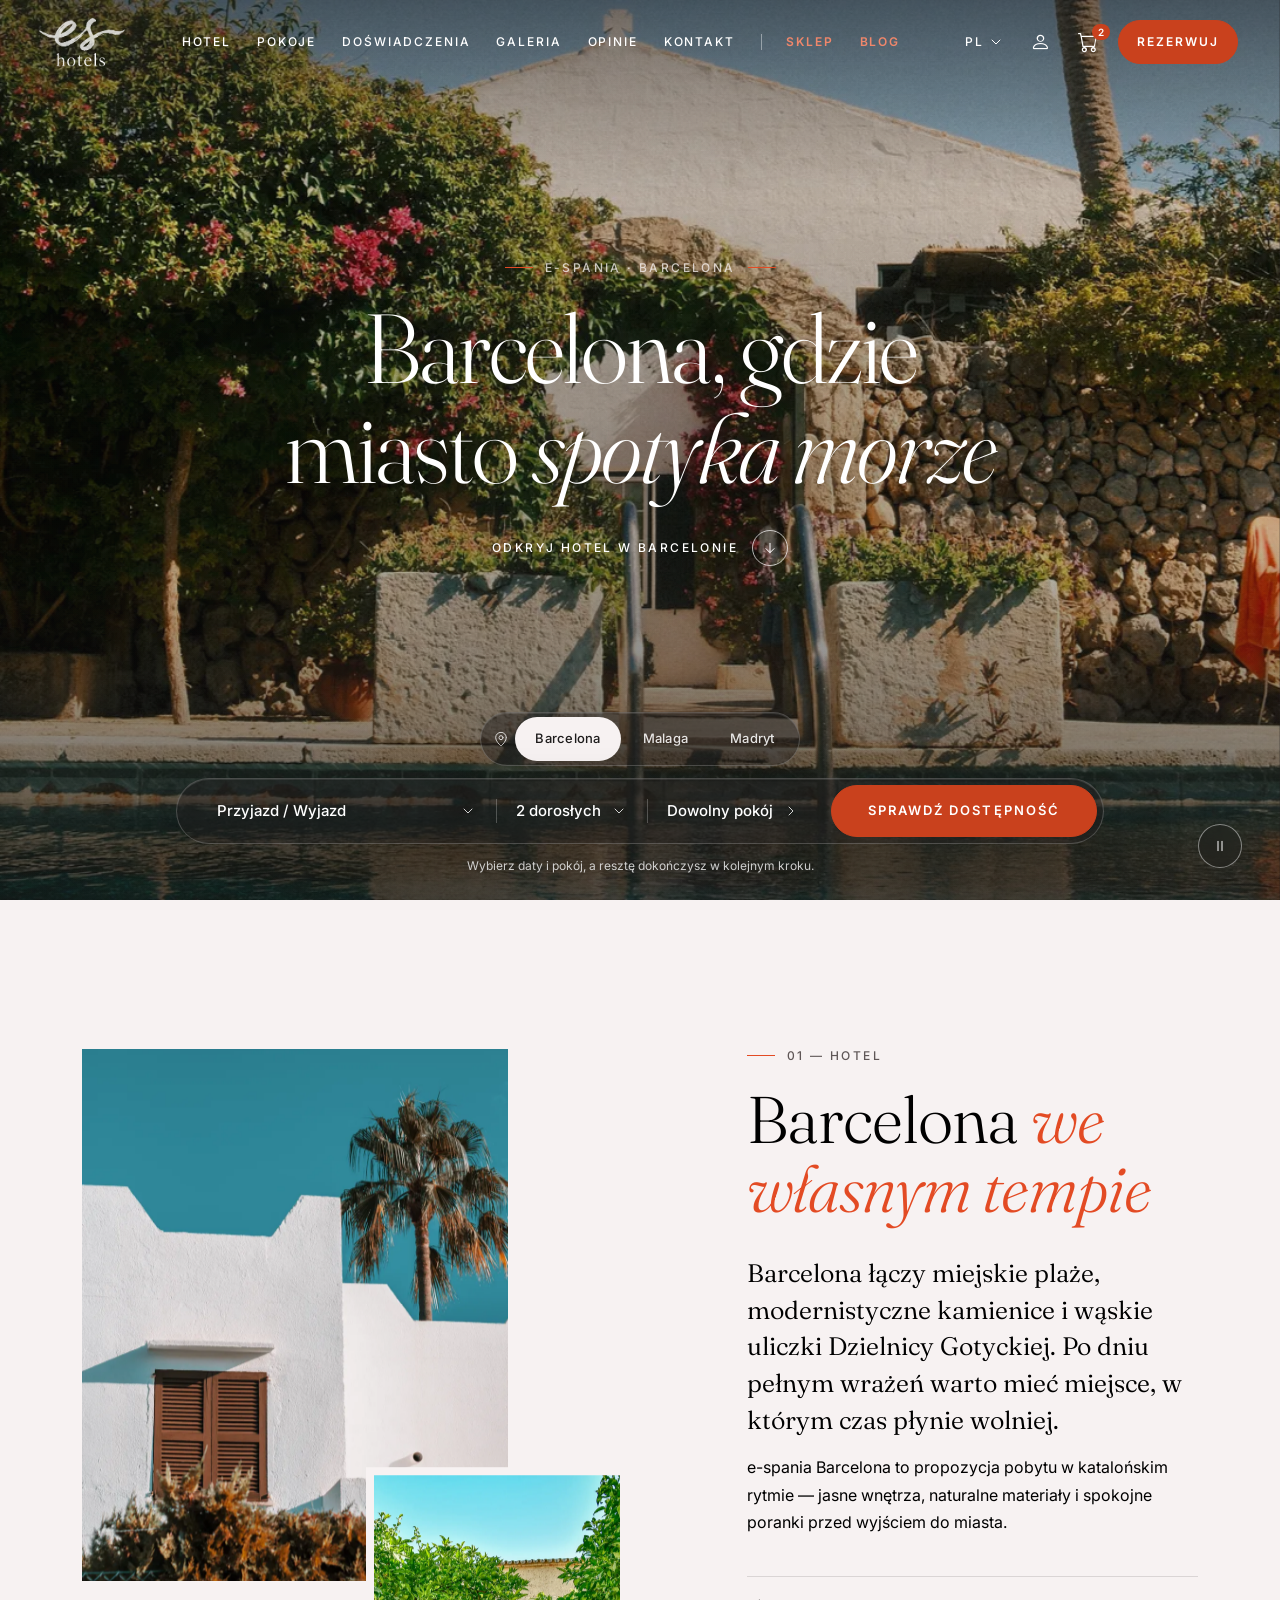
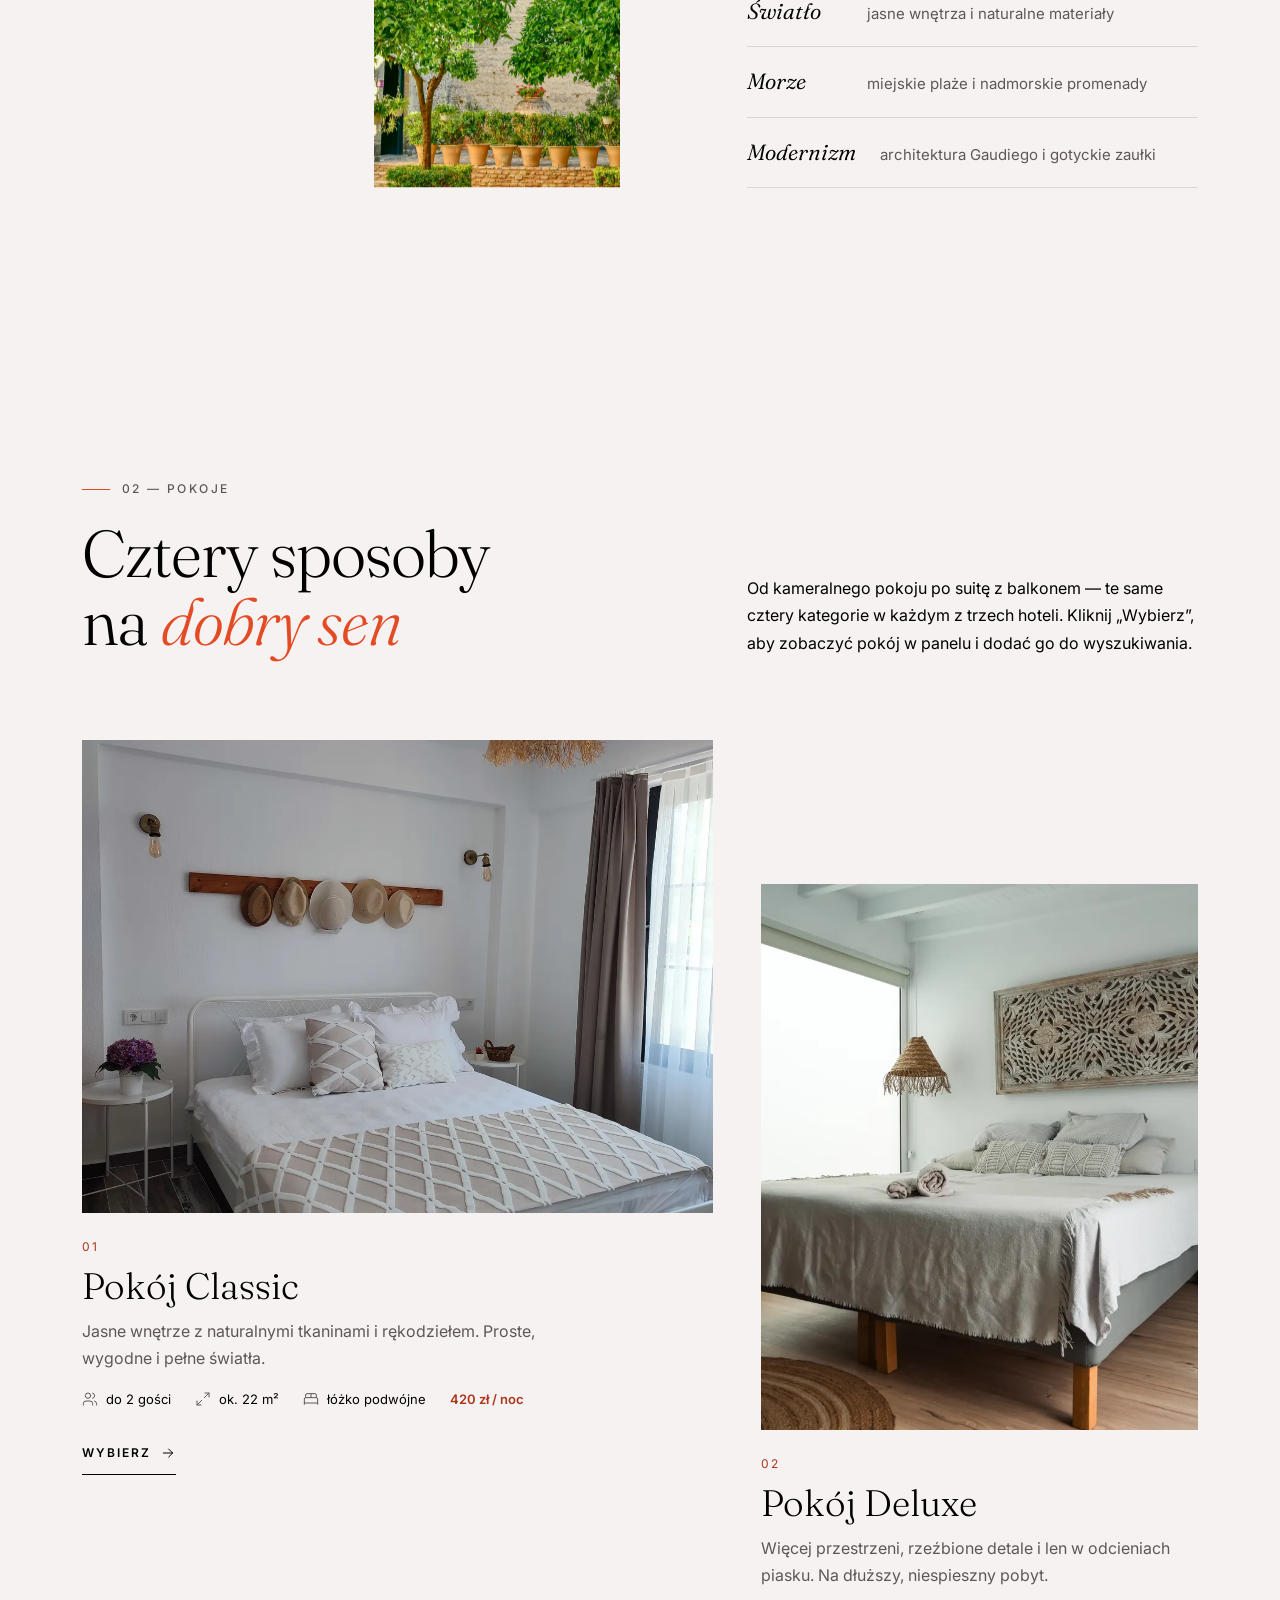
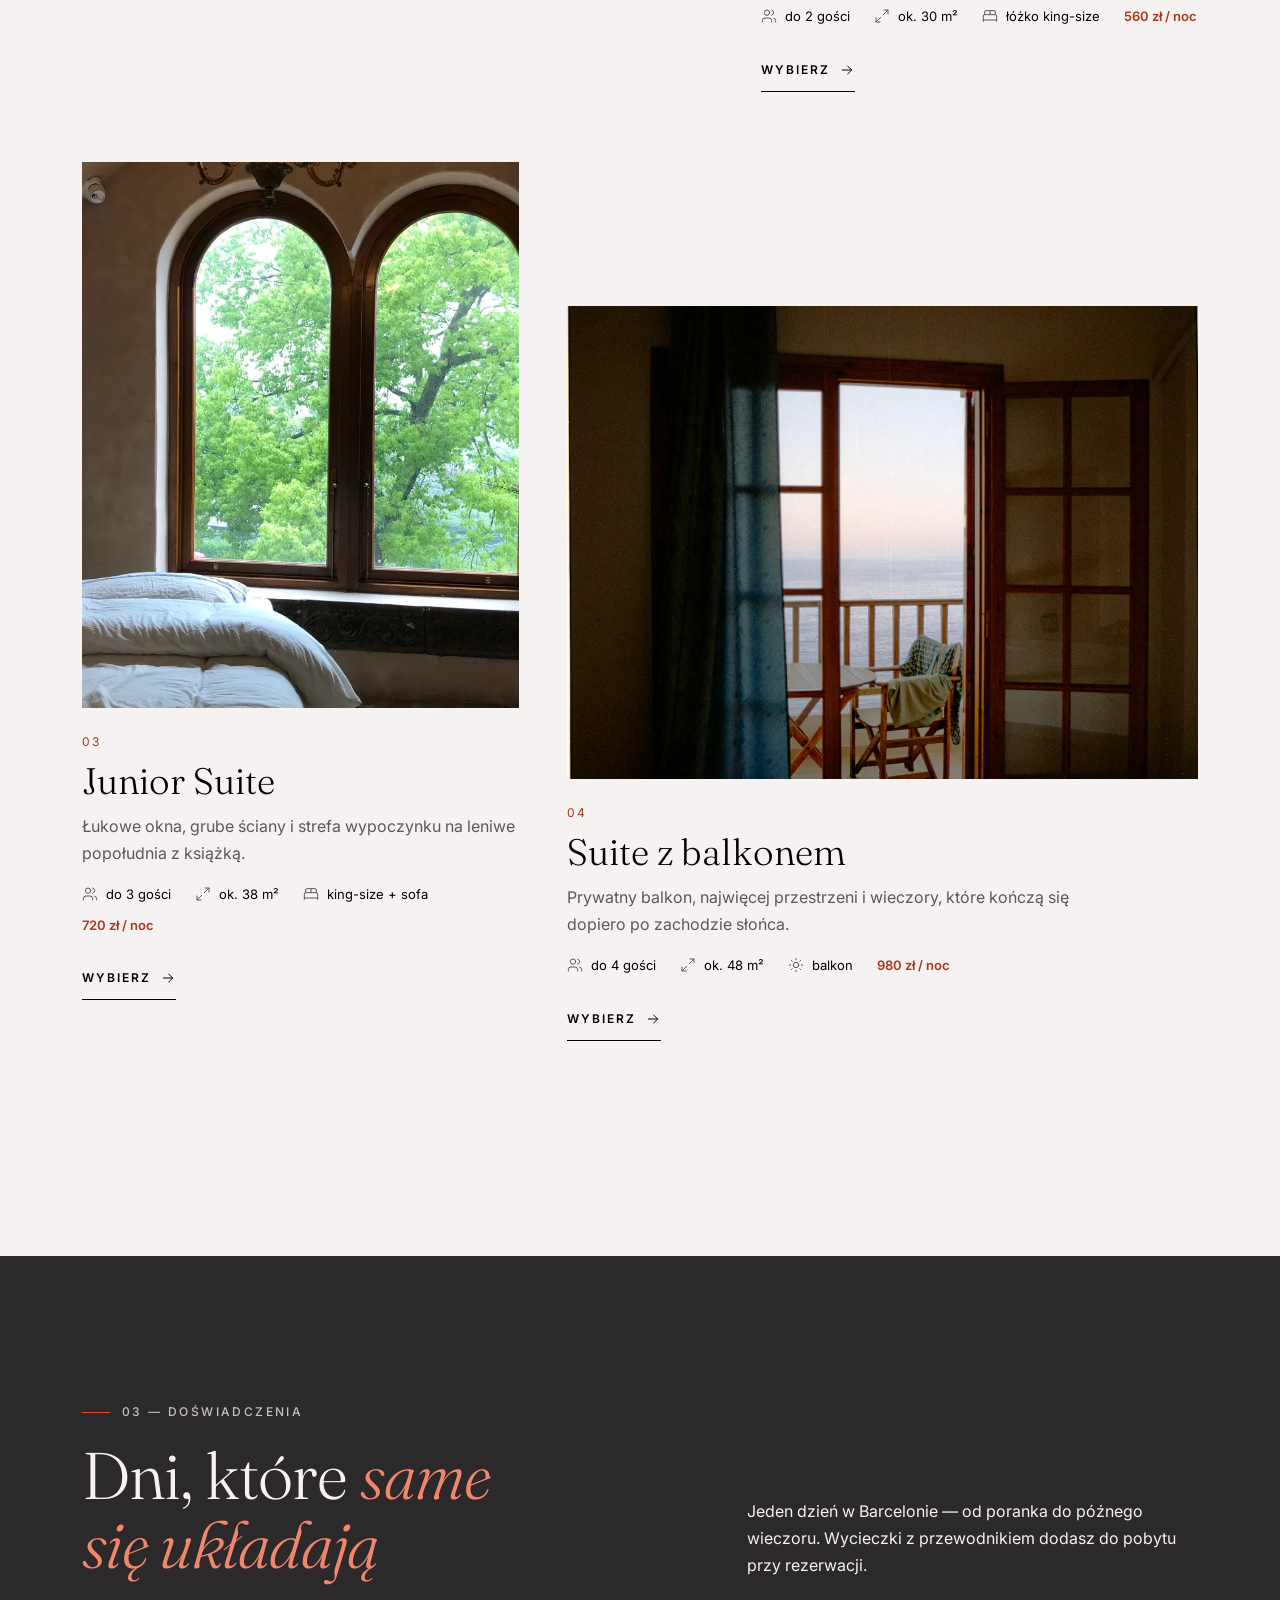
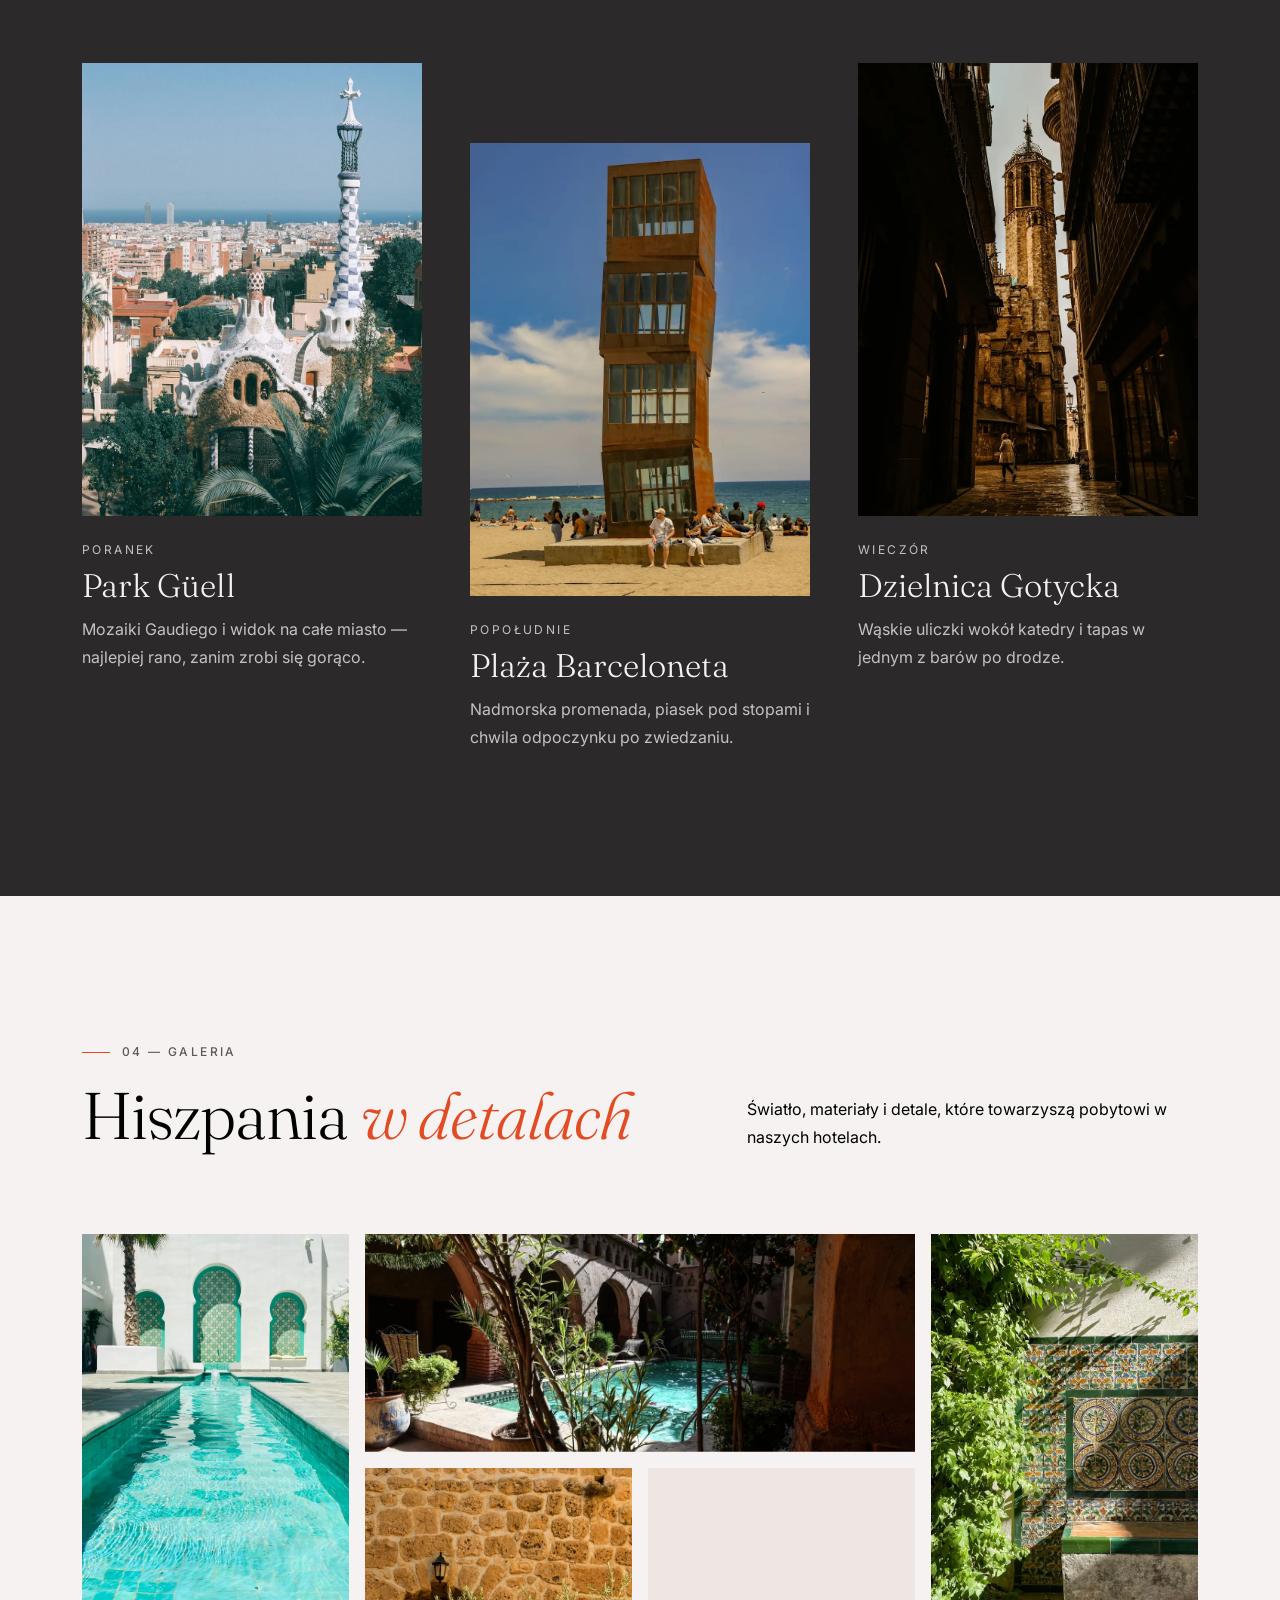
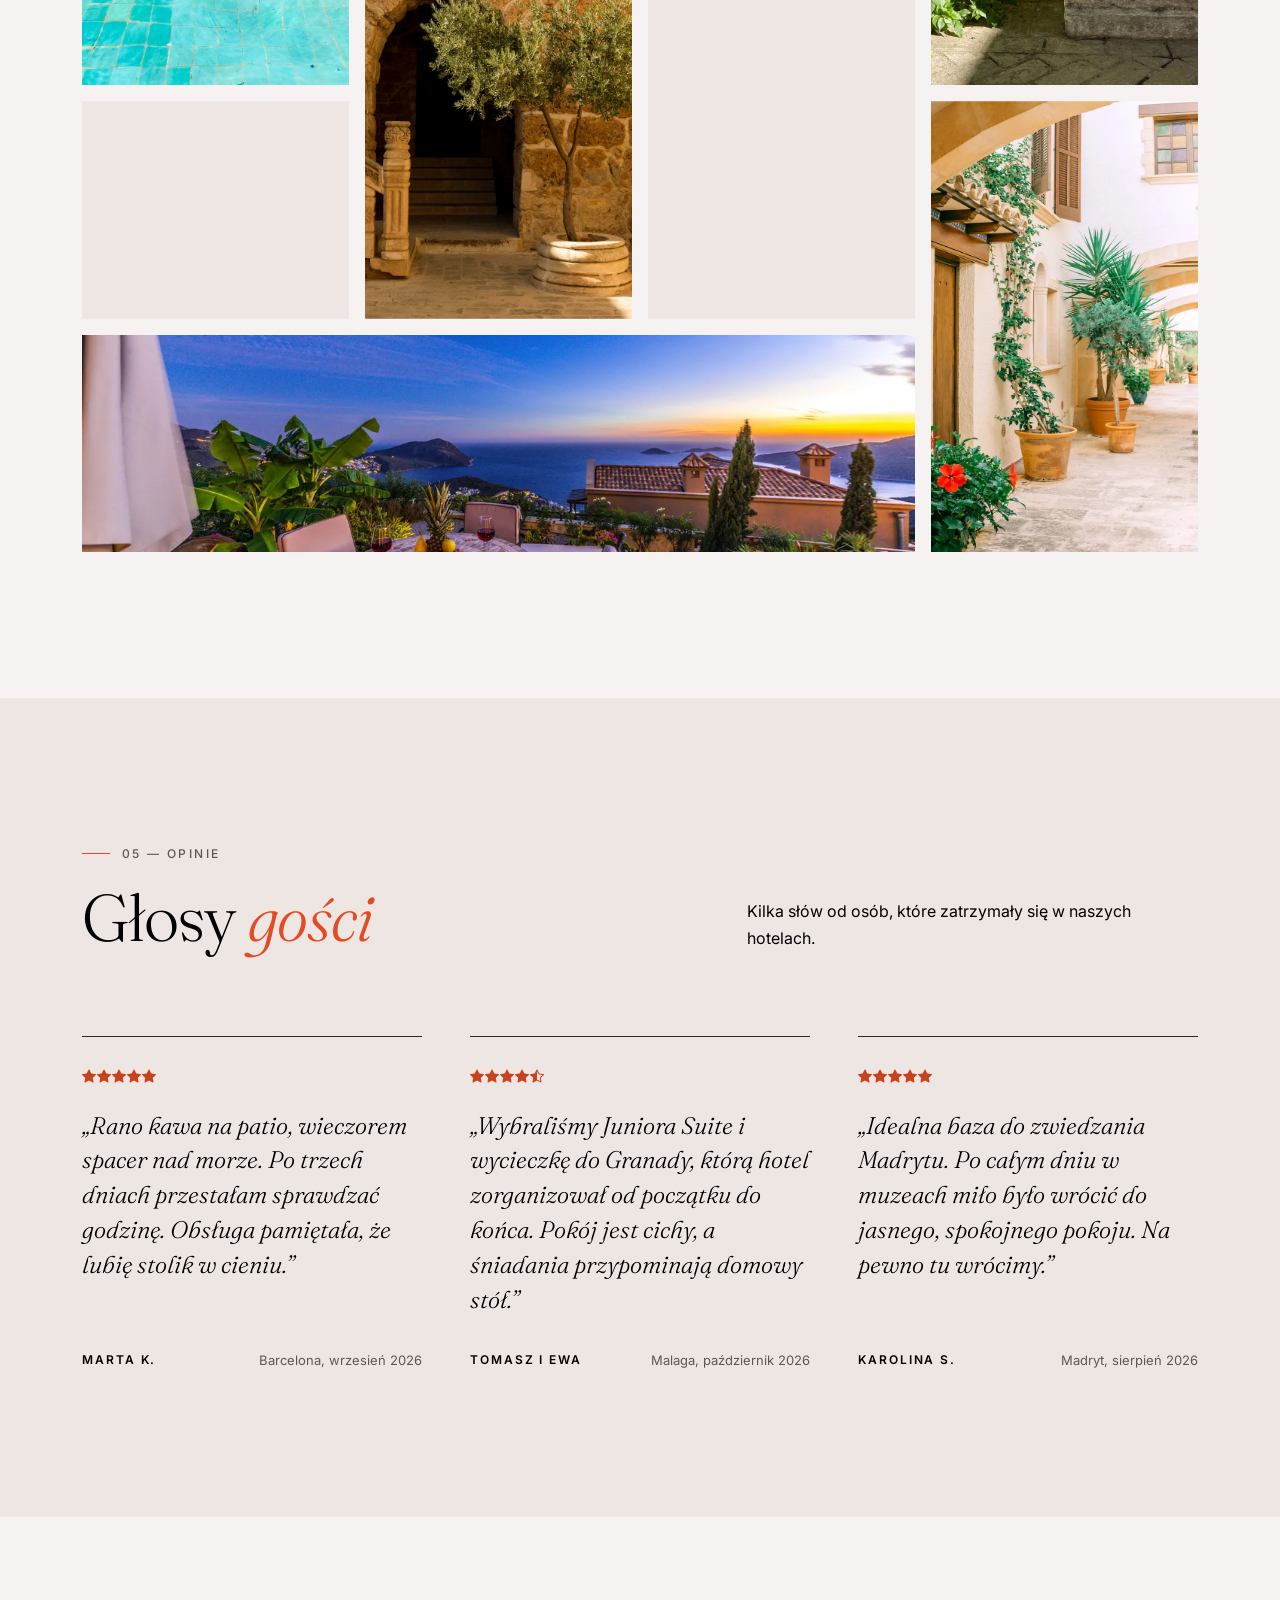
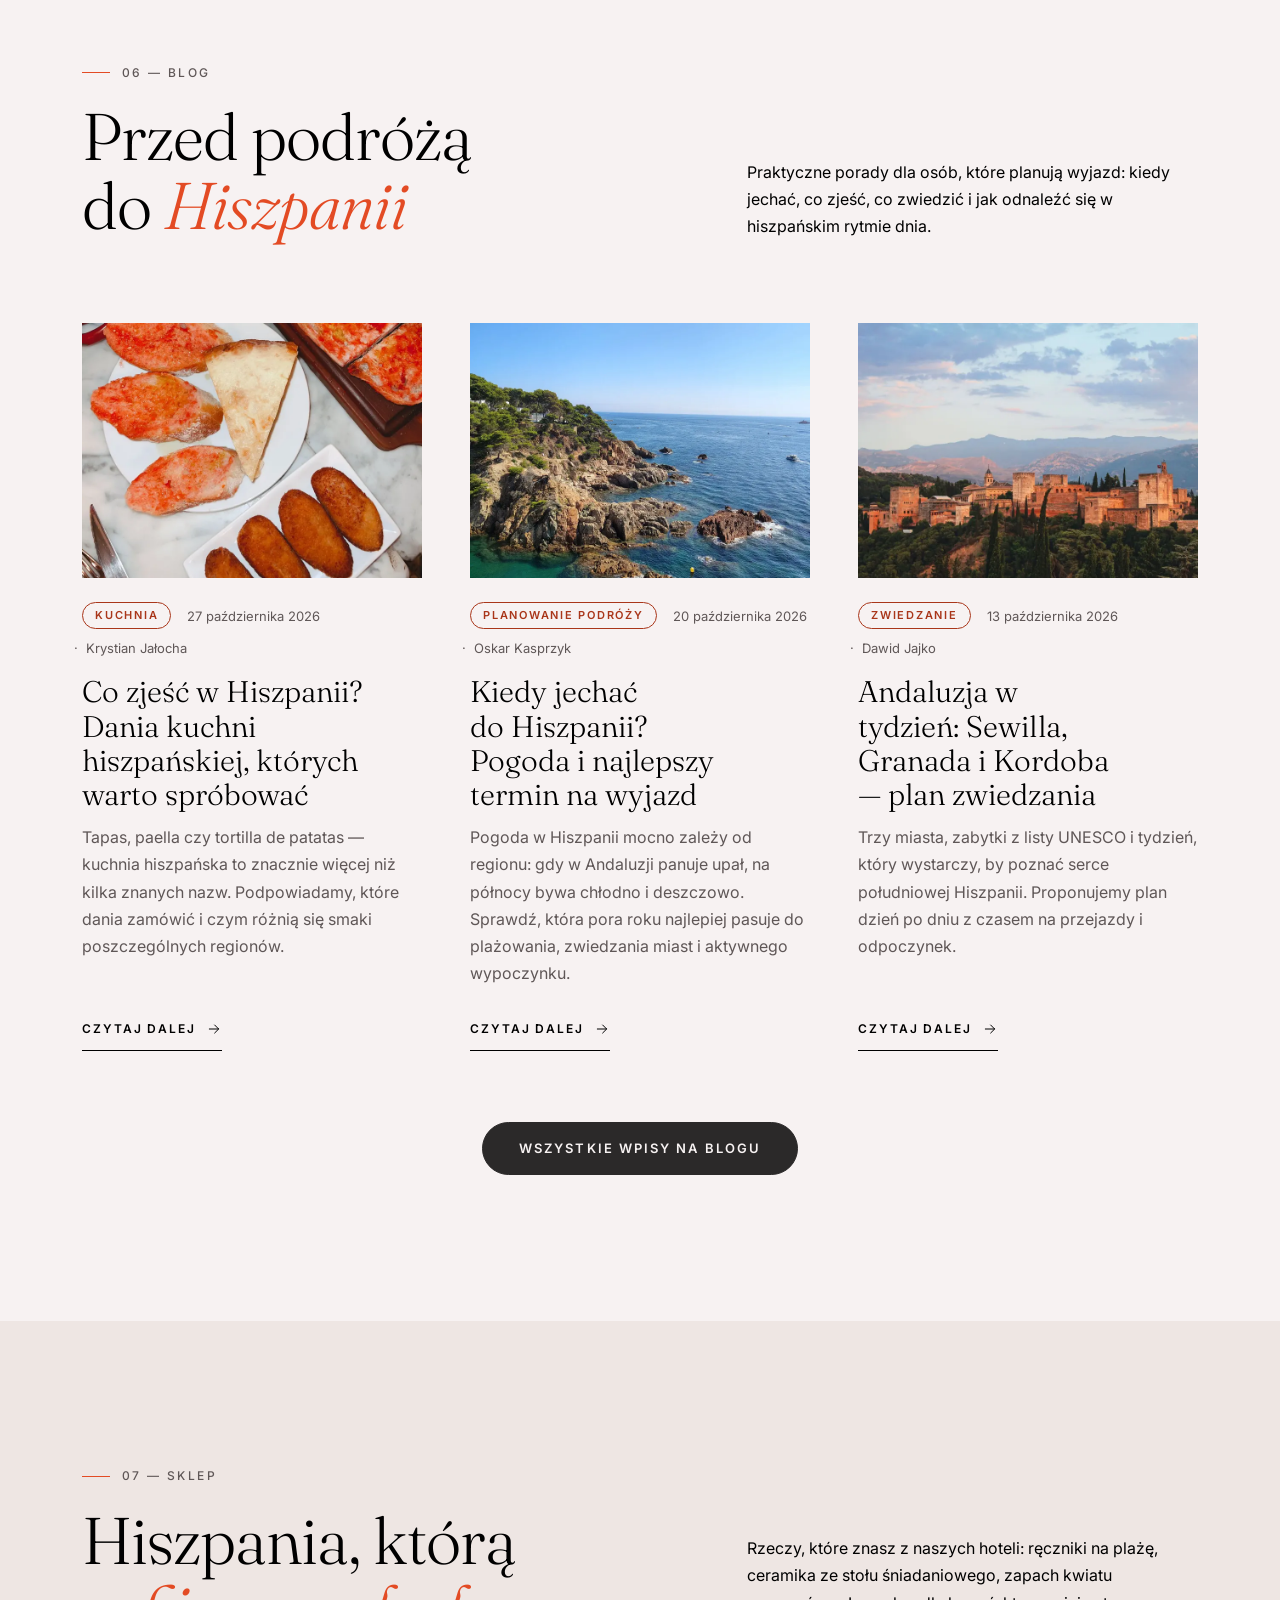
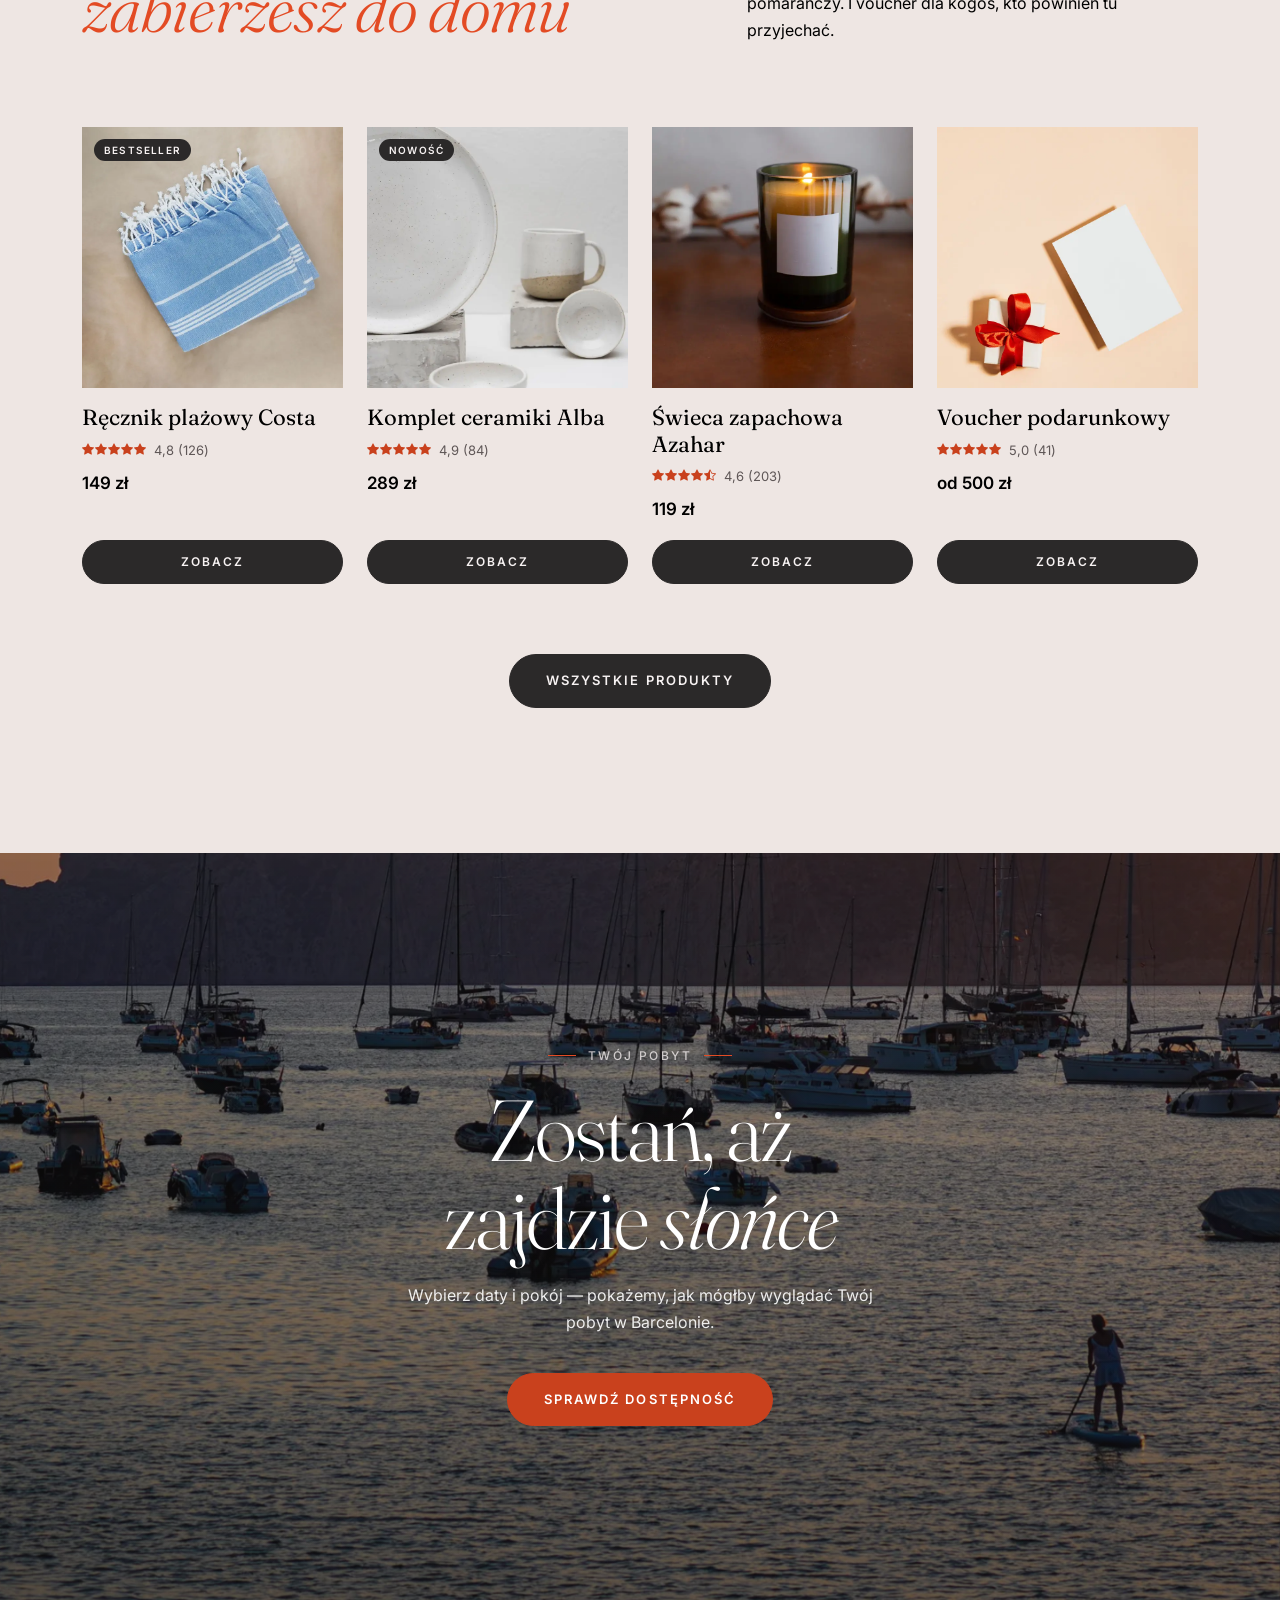
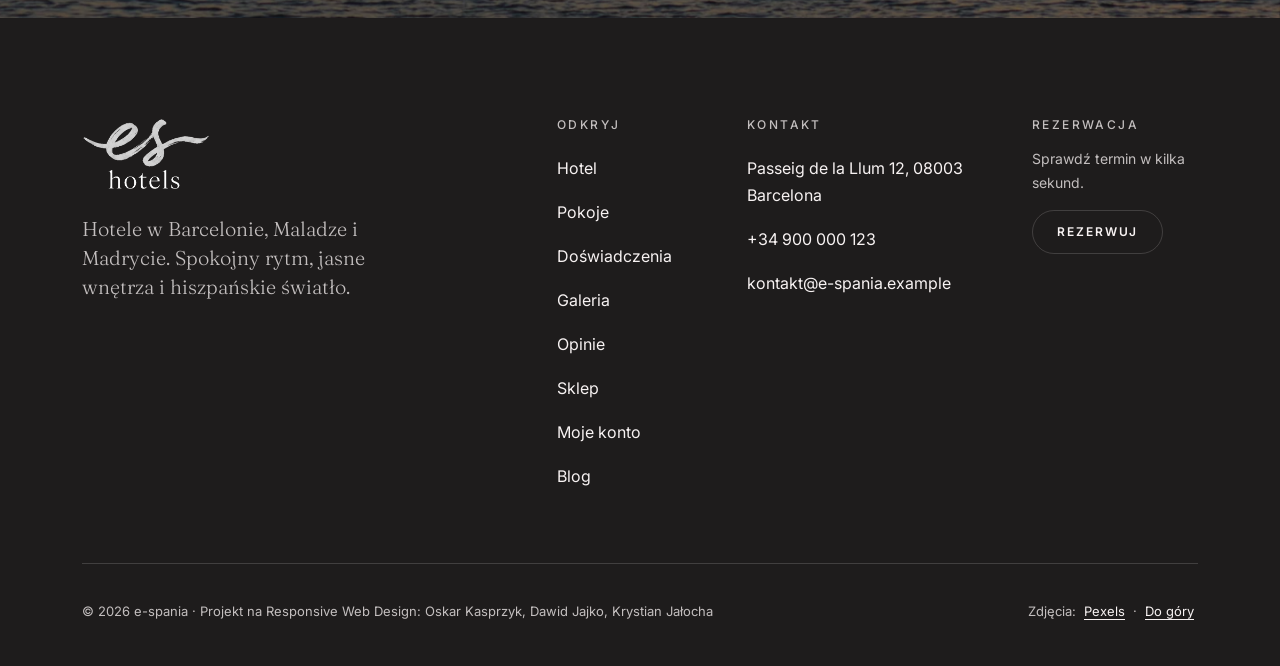
<file: site/index.html>
<!DOCTYPE html>
<html lang="pl">
<head>
  <meta charset="UTF-8">
  <meta name="viewport" content="width=device-width, initial-scale=1.0">
  <title>e-spania — hotele w Barcelonie, Maladze i Madrycie | Rezerwacja</title>
  <meta name="description" content="e-spania to hotele w Barcelonie, Maladze i Madrycie: jasne pokoje i spokojny, hiszpański rytm dnia. Wybierz miasto, sprawdź termin i wybierz pokój.">
  <meta name="theme-color" content="#2B2929">

  <!-- Open Graph. Po publikacji strony podmień ścieżki na pełne adresy URL (https://...). -->
  <meta property="og:type" content="website">
  <meta property="og:locale" content="pl_PL">
  <meta property="og:site_name" content="e-spania">
  <meta property="og:title" content="e-spania — hotele w Barcelonie, Maladze i Madrycie">
  <meta property="og:description" content="Jasne pokoje i spokojny, hiszpański rytm dnia w trzech miastach. Wybierz hotel, sprawdź dostępność i zaplanuj pobyt.">
  <meta property="og:image" content="assets/images/og-image.jpg">
  <meta property="og:image:width" content="1200">
  <meta property="og:image:height" content="630">
  <meta property="og:image:alt" content="Basen przed bielonym domem z kwitnącą bugenwillą">

  <link rel="icon" type="image/png" href="assets/logo/logo-dark.png">

  <link rel="preconnect" href="https://fonts.googleapis.com">
  <link rel="preconnect" href="https://fonts.gstatic.com" crossorigin>
  <link rel="preconnect" href="https://cdn.jsdelivr.net" crossorigin>
  <link href="https://fonts.googleapis.com/css2?family=Fraunces:ital,opsz,wght@0,9..144,300..600;1,9..144,300..500&family=Inter:wght@400;500;600&display=swap" rel="stylesheet">

  <link rel="preload" as="image" href="assets/images/hero-mobile.webp" media="(max-width: 767.98px)">
  <link rel="preload" as="image" href="assets/images/hero-1280.webp" imagesrcset="assets/images/hero-1280.webp 1280w, assets/images/hero-1920.webp 1920w" imagesizes="100vw" media="(min-width: 768px)">

  <link href="https://cdn.jsdelivr.net/npm/bootstrap@5.3.3/dist/css/bootstrap.min.css" rel="stylesheet" integrity="sha384-QWTKZyjpPEjISv5WaRU9OFeRpok6YctnYmDr5pNlyT2bRjXh0JMhjY6hW+ALEwIH" crossorigin="anonymous">
  <link rel="stylesheet" href="https://cdn.jsdelivr.net/npm/bootstrap-icons@1.13.2/font/bootstrap-icons.min.css" integrity="sha384-nWN3KqaaVcbEsCjLSV+2jMjh62Iny/+mN3srM8TZeM8N6aj7eDl5wwYggjAJ4/sJ" crossorigin="anonymous">
  <link rel="stylesheet" href="css/styles.css">

  <!-- Klasa "js" włącza animacje tylko wtedy, gdy JavaScript działa (bez JS treść jest od razu widoczna). -->
  <script>
    document.documentElement.classList.add('js');
    // Wybrany język EN/ES: strona czeka ukryta, aż main.js podmieni teksty (najwyżej 3 s)
    try {
      const lang = localStorage.getItem('es-lang');
      if (lang === 'en' || lang === 'es') {
        document.documentElement.lang = lang;
        document.documentElement.classList.add('i18n-pending');
        setTimeout(() => document.documentElement.classList.remove('i18n-pending'), 3000);
      }
    } catch (e) { /* bez localStorage strona zostaje po polsku */ }
    try {
      if (sessionStorage.getItem('es-intro')) document.documentElement.classList.add('no-intro');
      sessionStorage.setItem('es-intro', '1');
    } catch (e) { /* bez sessionStorage kurtyna pokaże się za każdym razem */ }
    // Zapamiętane miasto inne niż domyślna Barcelona: teksty zależne od miasta czekają
    // ukryte, aż main.js je podmieni (bez mignięcia treści barcelońskiej)
    try {
      const city = localStorage.getItem('es-city');
      if (city && city !== 'barcelona') document.documentElement.classList.add('city-pending');
    } catch (e) { /* bez localStorage zawsze startuje Barcelona */ }
  </script>

  <!-- Dane strukturalne: marka i trzy hotele -->
  <script type="application/ld+json">
  {
    "@context": "https://schema.org",
    "@graph": [
      {
        "@type": "Organization",
        "@id": "#e-spania",
        "name": "e-spania",
        "description": "Hotele w Barcelonie, Maladze i Madrycie z jasnymi pokojami i spokojnym, hiszpańskim charakterem.",
        "logo": "assets/logo/logo-dark.png"
      },
      {
        "@type": "Hotel",
        "@id": "#hotel-barcelona",
        "name": "e-spania Barcelona",
        "image": "assets/images/og-image.jpg",
        "address": { "@type": "PostalAddress", "addressLocality": "Barcelona", "addressCountry": "ES" },
        "parentOrganization": { "@id": "#e-spania" },
        "availableLanguage": ["pl", "en", "es"]
      },
      {
        "@type": "Hotel",
        "@id": "#hotel-malaga",
        "name": "e-spania Malaga",
        "image": "assets/images/og-image.jpg",
        "address": { "@type": "PostalAddress", "addressLocality": "Málaga", "addressCountry": "ES" },
        "parentOrganization": { "@id": "#e-spania" },
        "availableLanguage": ["pl", "en", "es"]
      },
      {
        "@type": "Hotel",
        "@id": "#hotel-madryt",
        "name": "e-spania Madryt",
        "image": "assets/images/og-image.jpg",
        "address": { "@type": "PostalAddress", "addressLocality": "Madrid", "addressCountry": "ES" },
        "parentOrganization": { "@id": "#e-spania" },
        "availableLanguage": ["pl", "en", "es"]
      },
      {
        "@type": "WebSite",
        "name": "e-spania",
        "inLanguage": "pl",
        "about": { "@id": "#e-spania" }
      }
    ]
  }
  </script>
</head>
<body data-page="start">
  <a class="skip-link" href="#main">Przejdź do treści</a>

  <!-- Kurtyna przy pierwszym wejściu na stronę (animacja w CSS, raz na sesję) -->
  <div class="intro" aria-hidden="true">
    <img class="intro__logo" src="assets/logo/logo-light.png" alt="" width="479" height="270">
  </div>

  <!-- Ikony SVG używane na stronie (rysunki w stylu Lucide, licencja ISC) -->
  <svg xmlns="http://www.w3.org/2000/svg" class="d-none" aria-hidden="true">
    <symbol id="i-users" viewBox="0 0 24 24"><path d="M16 21v-2a4 4 0 0 0-4-4H6a4 4 0 0 0-4 4v2"/><circle cx="9" cy="7" r="4"/><path d="M22 21v-2a4 4 0 0 0-3-3.87M16 3.13a4 4 0 0 1 0 7.75"/></symbol>
    <symbol id="i-area" viewBox="0 0 24 24"><path d="M15 3h6v6M9 21H3v-6M21 3l-7 7M3 21l7-7"/></symbol>
    <symbol id="i-bed" viewBox="0 0 24 24"><path d="M2 20v-8a2 2 0 0 1 2-2h16a2 2 0 0 1 2 2v8M4 10V6a2 2 0 0 1 2-2h12a2 2 0 0 1 2 2v4M12 4v6M2 18h20"/></symbol>
    <symbol id="i-view" viewBox="0 0 24 24"><circle cx="12" cy="12" r="4"/><path d="M12 2v2M12 20v2M4.93 4.93l1.41 1.41M17.66 17.66l1.41 1.41M2 12h2M20 12h2M6.34 17.66l-1.41 1.41M19.07 4.93l-1.41 1.41"/></symbol>
    <symbol id="i-chevron-down" viewBox="0 0 24 24"><path d="m6 9 6 6 6-6"/></symbol>
    <symbol id="i-chevron-left" viewBox="0 0 24 24"><path d="m15 18-6-6 6-6"/></symbol>
    <symbol id="i-chevron-right" viewBox="0 0 24 24"><path d="m9 18 6-6-6-6"/></symbol>
    <symbol id="i-close" viewBox="0 0 24 24"><path d="M18 6 6 18M6 6l12 12"/></symbol>
    <symbol id="i-arrow" viewBox="0 0 24 24"><path d="M5 12h14M13 6l6 6-6 6"/></symbol>
    <symbol id="i-minus" viewBox="0 0 24 24"><path d="M5 12h14"/></symbol>
    <symbol id="i-plus" viewBox="0 0 24 24"><path d="M5 12h14M12 5v14"/></symbol>
    <symbol id="i-check" viewBox="0 0 24 24"><path d="M20 6 9 17l-5-5"/></symbol>
    <symbol id="i-arrow-left" viewBox="0 0 24 24"><path d="M19 12H5M11 18l-6-6 6-6"/></symbol>
    <symbol id="i-arrow-down" viewBox="0 0 24 24"><path d="M12 5v14M6 13l6 6 6-6"/></symbol>
    <symbol id="i-pause" viewBox="0 0 24 24"><path d="M9 5v14M15 5v14"/></symbol>
    <symbol id="i-play" viewBox="0 0 24 24"><path d="M7 4.5v15l12-7.5z"/></symbol>
    <symbol id="i-menu" viewBox="0 0 24 24"><path d="M3 8h18M3 16h18"/></symbol>
    <symbol id="i-pin" viewBox="0 0 24 24"><path d="M20 10c0 5-5.5 10.2-7.4 11.8a1 1 0 0 1-1.2 0C9.5 20.2 4 15 4 10a8 8 0 0 1 16 0"/><circle cx="12" cy="10" r="3"/></symbol>
  </svg>

  <!-- ===================== HEADER ===================== -->
  <header class="site-header fixed-top">
    <nav class="navbar navbar-expand-xl site-nav" aria-label="Nawigacja główna">
      <div class="container-fluid site-nav__inner">
        <a class="navbar-brand site-nav__brand" href="index.html" data-action="scroll-top" aria-label="e-spania — strona główna">
          <img class="site-nav__logo site-nav__logo--light" src="assets/logo/logo-light.png" alt="" width="479" height="270">
          <img class="site-nav__logo site-nav__logo--dark" src="assets/logo/logo-dark.png" alt="" width="479" height="270">
        </a>

        <div class="offcanvas offcanvas-end site-menu" tabindex="-1" id="siteMenu" aria-labelledby="siteMenuLabel" data-bs-backdrop="false">
          <div class="offcanvas-header site-menu__header">
            <p class="offcanvas-title site-menu__title" id="siteMenuLabel">Menu</p>
            <button type="button" class="btn text-btn" data-bs-dismiss="offcanvas">
              <svg class="icon" aria-hidden="true"><use href="#i-close"/></svg>
              <span>Zamknij</span>
            </button>
          </div>
          <div class="offcanvas-body site-menu__body">
            <ul class="navbar-nav site-menu__list mx-xl-auto">
              <li class="nav-item"><a class="nav-link site-menu__link" href="#hotel">Hotel</a></li>
              <li class="nav-item"><a class="nav-link site-menu__link" href="#pokoje">Pokoje</a></li>
              <li class="nav-item"><a class="nav-link site-menu__link" href="#doswiadczenia">Doświadczenia</a></li>
              <li class="nav-item"><a class="nav-link site-menu__link" href="#galeria">Galeria</a></li>
              <li class="nav-item"><a class="nav-link site-menu__link" href="#opinie">Opinie</a></li>
              <li class="nav-item"><a class="nav-link site-menu__link" href="#kontakt">Kontakt</a></li>
              <li class="nav-item"><a class="nav-link site-menu__link site-menu__link--featured site-menu__link--divider" href="sklep.html">Sklep</a></li>
              <li class="nav-item"><a class="nav-link site-menu__link site-menu__link--featured" href="blog.html">Blog</a></li>
            </ul>
            <div class="site-menu__foot d-xl-none">
              <div class="site-menu__langs d-sm-none" role="group" aria-label="Język strony">
                <button class="btn lang-switch__item site-menu__lang" type="button" lang="pl" data-lang="pl" aria-current="true">PL</button>
                <button class="btn lang-switch__item site-menu__lang" type="button" lang="en" data-lang="en" aria-label="English">EN</button>
                <button class="btn lang-switch__item site-menu__lang" type="button" lang="es" data-lang="es" aria-label="Español">ES</button>
              </div>
              <p class="site-menu__note">Barcelona · Malaga · Madryt</p>
            </div>
          </div>
        </div>

        <div class="site-nav__actions d-flex align-items-center">
          <div class="dropdown lang-switch d-none d-sm-block">
            <button class="btn lang-switch__toggle" type="button" data-bs-toggle="dropdown" aria-expanded="false" aria-label="PL — wybierz język strony">
              <span>PL</span>
              <svg class="icon icon--sm" aria-hidden="true"><use href="#i-chevron-down"/></svg>
            </button>
            <ul class="dropdown-menu dropdown-menu-end lang-switch__menu">
              <li><button class="dropdown-item lang-switch__item active" type="button" lang="pl" data-lang="pl" aria-current="true">Polski</button></li>
              <li><button class="dropdown-item lang-switch__item" type="button" lang="en" data-lang="en">English</button></li>
              <li><button class="dropdown-item lang-switch__item" type="button" lang="es" data-lang="es">Español</button></li>
            </ul>
          </div>

          <a class="icon-btn nav-icon" href="konto.html" aria-label="Konto użytkownika"><i class="bi bi-person" aria-hidden="true"></i></a>
          <a class="icon-btn nav-icon" href="koszyk.html" aria-label="Koszyk, liczba produktów: 2">
            <i class="bi bi-cart" aria-hidden="true"></i>
            <span class="badge nav-badge" aria-hidden="true" data-cart-count>2</span>
          </a>

          <a class="btn btn-accent btn-book" href="#rezerwacja" data-action="focus-booking">Rezerwuj</a>

          <button class="navbar-toggler icon-btn site-nav__toggler" type="button" data-bs-toggle="offcanvas" data-bs-target="#siteMenu" aria-controls="siteMenu" aria-label="Otwórz menu">
            <svg class="icon" aria-hidden="true"><use href="#i-menu"/></svg>
          </button>
        </div>
      </div>
    </nav>
    <span class="scroll-progress" aria-hidden="true"></span>
  </header>

  <main id="main">
    <!-- ===================== HERO ===================== -->
    <section class="hero" aria-labelledby="hero-title">
      <picture class="hero__media">
        <source media="(min-width: 768px)" srcset="assets/images/hero-1280.webp 1280w, assets/images/hero-1920.webp 1920w" sizes="100vw" width="1920" height="1150">
        <img class="hero__image" src="assets/images/hero-mobile.webp" width="828" height="1300" alt="Basen z turkusową mozaiką przed bielonym domem z kamiennym murem, kwitnącą bugenwillą i palmą" fetchpriority="high">
      </picture>
      <!-- Film w tle: montaż widoków z Hiszpanii (Pexels). Wersję poziomą lub pionową wybiera JS. -->
      <video class="hero__video" id="heroVideo" muted loop playsinline preload="none" aria-hidden="true"
             data-src-landscape="assets/video/hero-desktop.mp4" data-src-portrait="assets/video/hero-mobile.mp4"></video>
      <div class="hero__shade" aria-hidden="true"></div>

      <div class="container hero__inner">
        <div class="hero__content">
          <!-- Teksty z data-city podmienia main.js po wyborze miasta (w HTML: Barcelona, miasto domyślne) -->
          <p class="eyebrow eyebrow--light eyebrow--center hero__eyebrow" data-city="heroEyebrow">e-spania · Barcelona</p>
          <h1 class="hero__title" id="hero-title" data-split data-city="heroTitle">Barcelona, gdzie miasto <em>spotyka morze</em></h1>
          <a class="hero__discover" href="#hotel">
            <span data-city="heroDiscover">Odkryj hotel w Barcelonie</span>
            <span class="hero__discover-icon" aria-hidden="true"><svg class="icon icon--sm"><use href="#i-arrow-down"/></svg></span>
          </a>
        </div>

        <!-- ===== Moduł sprawdzania dostępności — pasek w stylu glassmorphism ===== -->
        <form class="booking" id="rezerwacja" novalidate aria-labelledby="booking-title">
          <h2 class="visually-hidden" id="booking-title">Sprawdź dostępność pobytu</h2>
          <!-- Wybór hotelu: przyciski-przełączniki Bootstrapa (radio .btn-check + label .btn) -->
          <fieldset class="city-switch">
            <legend class="visually-hidden">Wybierz hotel</legend>
            <div class="d-inline-flex align-items-center city-switch__group">
              <svg class="icon icon--sm city-switch__icon" aria-hidden="true"><use href="#i-pin"/></svg>
              <input class="btn-check" type="radio" name="city" id="city-barcelona" value="barcelona" checked>
              <label class="btn city-switch__option" for="city-barcelona">Barcelona</label>
              <input class="btn-check" type="radio" name="city" id="city-malaga" value="malaga">
              <label class="btn city-switch__option" for="city-malaga">Malaga</label>
              <input class="btn-check" type="radio" name="city" id="city-madryt" value="madryt">
              <label class="btn city-switch__option" for="city-madryt">Madryt</label>
            </div>
          </fieldset>
          <p class="visually-hidden" id="cityAnnounce" aria-live="polite"></p>
          <div class="row g-0 booking__bar">
            <div class="col-12 col-lg booking__field booking__field--dates dropup">
              <button class="booking__trigger" type="button" id="datesToggle" data-bs-toggle="dropdown" data-bs-display="static" data-bs-auto-close="outside" aria-expanded="false" aria-describedby="dates-error">
                <span class="visually-hidden">Daty pobytu: </span>
                <span class="booking__value" id="datesSummary">Przyjazd / Wyjazd</span>
                <svg class="icon icon--sm" aria-hidden="true"><use href="#i-chevron-down"/></svg>
              </button>
              <div class="dropdown-menu booking-pop calendar" id="calendar" role="dialog" aria-label="Kalendarz — wybierz daty pobytu">
                <div class="calendar__head">
                  <button class="icon-btn calendar__nav" type="button" data-cal-step="-1" aria-label="Poprzedni miesiąc"><svg class="icon" aria-hidden="true"><use href="#i-arrow-left"/></svg></button>
                  <p class="calendar__hint" id="calendarHint" aria-live="polite">Wybierz datę przyjazdu</p>
                  <button class="icon-btn calendar__nav" type="button" data-cal-step="1" aria-label="Następny miesiąc"><svg class="icon" aria-hidden="true"><use href="#i-arrow"/></svg></button>
                </div>
                <div class="calendar__months" id="calendarMonths"><!-- miesiące rysuje JS --></div>
                <div class="booking-pop__foot">
                  <button class="booking-pop__link" type="button" id="calendarClear">Wyczyść</button>
                  <button class="booking-pop__link booking-pop__link--strong" type="button" id="calendarDone">Gotowe</button>
                </div>
              </div>
              <input type="hidden" id="arrival" name="arrival" value="">
              <input type="hidden" id="departure" name="departure" value="">
              <p class="booking__error" id="dates-error" aria-live="polite"></p>
            </div>

            <div class="col-6 col-lg-auto booking__field booking__field--guests dropup">
              <button class="booking__trigger" type="button" id="guestsToggle" data-bs-toggle="dropdown" data-bs-display="static" data-bs-auto-close="outside" aria-expanded="false">
                <span class="visually-hidden">Liczba gości: </span>
                <span class="booking__value" id="guestsSummary">2 dorosłych</span>
                <svg class="icon icon--sm" aria-hidden="true"><use href="#i-chevron-down"/></svg>
              </button>
              <div class="dropdown-menu booking-pop guests">
                <div class="guests__row">
                  <label class="guests__label" for="adults">Dorośli <small>od 13 lat</small></label>
                  <div class="stepper">
                    <button class="icon-btn stepper__btn" type="button" data-step="-1" data-target="adults" aria-label="Mniej dorosłych"><svg class="icon icon--sm" aria-hidden="true"><use href="#i-minus"/></svg></button>
                    <input class="stepper__input" type="number" id="adults" name="adults" value="2" min="1" max="6" inputmode="numeric">
                    <button class="icon-btn stepper__btn" type="button" data-step="1" data-target="adults" aria-label="Więcej dorosłych"><svg class="icon icon--sm" aria-hidden="true"><use href="#i-plus"/></svg></button>
                  </div>
                </div>
                <div class="guests__row">
                  <label class="guests__label" for="children">Dzieci <small>0–12 lat</small></label>
                  <div class="stepper">
                    <button class="icon-btn stepper__btn" type="button" data-step="-1" data-target="children" aria-label="Mniej dzieci"><svg class="icon icon--sm" aria-hidden="true"><use href="#i-minus"/></svg></button>
                    <input class="stepper__input" type="number" id="children" name="children" value="0" min="0" max="4" inputmode="numeric">
                    <button class="icon-btn stepper__btn" type="button" data-step="1" data-target="children" aria-label="Więcej dzieci"><svg class="icon icon--sm" aria-hidden="true"><use href="#i-plus"/></svg></button>
                  </div>
                </div>
                <div class="booking-pop__foot booking-pop__foot--end">
                  <button class="booking-pop__link booking-pop__link--strong guests__done" type="button">Gotowe</button>
                </div>
              </div>
            </div>

            <div class="col-6 col-lg-auto booking__field">
              <button class="booking__trigger" type="button" id="roomTrigger" data-bs-toggle="offcanvas" data-bs-target="#roomPanel" aria-controls="roomPanel" aria-describedby="room-error">
                <span class="visually-hidden">Pokój: </span>
                <span class="booking__value" id="roomSummary">Dowolny pokój</span>
                <svg class="icon icon--sm" aria-hidden="true"><use href="#i-chevron-right"/></svg>
              </button>
              <input type="hidden" name="room" id="roomInput" value="">
              <p class="booking__error" id="room-error" aria-live="polite"></p>
            </div>

            <div class="col-12 col-lg-auto booking__submit">
              <button class="btn btn-accent booking__button" type="submit">Sprawdź dostępność</button>
            </div>
          </div>
          <p class="booking__status" id="bookingStatus" aria-live="polite">Wybierz daty i pokój, a resztę dokończysz w kolejnym kroku.</p>
        </form>
      </div>

      <button class="icon-btn hero__video-toggle" type="button" id="heroVideoToggle" aria-pressed="false" aria-label="Wstrzymaj film w tle" hidden>
        <svg class="icon icon--sm hero__icon-pause" aria-hidden="true"><use href="#i-pause"/></svg>
        <svg class="icon icon--sm hero__icon-play" aria-hidden="true"><use href="#i-play"/></svg>
      </button>
    </section>

    <!-- ===================== O HOTELU ===================== -->
    <section class="section about" id="hotel" aria-labelledby="about-title">
      <div class="container">
        <div class="row gy-5 align-items-center">
          <div class="col-lg-5 order-lg-2 offset-xl-1">
            <p class="eyebrow" data-reveal>01 — Hotel</p>
            <h2 class="section-title" id="about-title" data-reveal data-split data-city="aboutTitle">Barcelona <em>we własnym tempie</em></h2>
            <p class="lead-text" data-reveal data-city="aboutLead">Barcelona łączy miejskie plaże, modernistyczne kamienice i wąskie uliczki Dzielnicy Gotyckiej. Po dniu pełnym wrażeń warto mieć miejsce, w którym czas płynie wolniej.</p>
            <p data-reveal data-city="aboutText">e-spania Barcelona to propozycja pobytu w katalońskim rytmie — jasne wnętrza, naturalne materiały i spokojne poranki przed wyjściem do miasta.</p>
            <ul class="principles" data-reveal data-city="principles">
              <li class="principles__item"><span class="principles__name">Światło</span><span class="principles__text">jasne wnętrza i naturalne materiały</span></li>
              <li class="principles__item"><span class="principles__name">Morze</span><span class="principles__text">miejskie plaże i nadmorskie promenady</span></li>
              <li class="principles__item"><span class="principles__name">Modernizm</span><span class="principles__text">architektura Gaudiego i gotyckie zaułki</span></li>
            </ul>
          </div>
          <div class="col-lg-7 col-xl-6 order-lg-1">
            <div class="about__media">
              <figure class="about__figure about__figure--main media-frame" data-reveal="clip" data-parallax="0.05">
                <img src="assets/images/about-house.webp" width="900" height="1200" loading="lazy" decoding="async" alt="Bielona fasada z drewnianymi okiennicami i palmą na tle błękitnego nieba">
              </figure>
              <figure class="about__figure about__figure--accent media-frame" data-reveal="clip" data-parallax="-0.08">
                <img src="assets/images/about-courtyard.webp" width="800" height="1000" loading="lazy" decoding="async" alt="Patio z drzewkami cytrynowymi w terakotowych donicach">
              </figure>
            </div>
          </div>
        </div>
      </div>
    </section>

    <!-- ===================== POKOJE ===================== -->
    <section class="section rooms" id="pokoje" aria-labelledby="rooms-title">
      <div class="container">
        <div class="row align-items-end gy-4 section-head">
          <div class="col-lg-7">
            <p class="eyebrow" data-reveal>02 — Pokoje</p>
            <h2 class="section-title" id="rooms-title" data-reveal data-split>Cztery sposoby na <em>dobry sen</em></h2>
          </div>
          <div class="col-lg-5">
            <p class="mb-0" data-reveal>Od kameralnego pokoju po suitę z balkonem — te same cztery kategorie w każdym z trzech hoteli. Kliknij „Wybierz”, aby zobaczyć pokój w panelu i dodać go do wyszukiwania.</p>
          </div>
        </div>

        <div class="row gx-lg-5">
          <div class="col-md-6 col-lg-7">
            <article class="room-card" data-room-id="classic" data-room-capacity="2" data-reveal>
              <figure class="room-card__media media-frame" data-reveal="clip">
                <img src="assets/images/room-classic.webp" width="1200" height="900" loading="lazy" decoding="async" alt="Jasny pokój z podwójnym łóżkiem, białą pościelą i dekoracyjnymi kapeluszami na ścianie">
              </figure>
              <div class="room-card__body">
                <span class="room-card__index" aria-hidden="true">01</span>
                <h3 class="room-card__title">Pokój Classic</h3>
                <p class="room-card__text">Jasne wnętrze z naturalnymi tkaninami i rękodziełem. Proste, wygodne i pełne światła.</p>
                <ul class="room-meta">
                  <li><svg class="icon icon--sm" aria-hidden="true"><use href="#i-users"/></svg>do 2 gości</li>
                  <li><svg class="icon icon--sm" aria-hidden="true"><use href="#i-area"/></svg>ok. 22 m²</li>
                  <li><svg class="icon icon--sm" aria-hidden="true"><use href="#i-bed"/></svg>łóżko podwójne</li>
                  <li class="room-meta__price">420 zł / noc</li>
                </ul>
                <button class="btn link-arrow" type="button" data-open-room="classic">Wybierz <span class="visually-hidden">pokój Classic</span><svg class="icon icon--sm" aria-hidden="true"><use href="#i-arrow"/></svg></button>
              </div>
            </article>
          </div>
          <div class="col-md-6 col-lg-5 rooms__offset">
            <article class="room-card" data-room-id="deluxe" data-room-capacity="2" data-reveal>
              <figure class="room-card__media room-card__media--tall media-frame" data-reveal="clip">
                <img src="assets/images/room-deluxe.webp" width="1200" height="900" loading="lazy" decoding="async" alt="Przestronny pokój z lnianą pościelą, rzeźbionym panelem nad łóżkiem i jutowym dywanem">
              </figure>
              <div class="room-card__body">
                <span class="room-card__index" aria-hidden="true">02</span>
                <h3 class="room-card__title">Pokój Deluxe</h3>
                <p class="room-card__text">Więcej przestrzeni, rzeźbione detale i len w odcieniach piasku. Na dłuższy, niespieszny pobyt.</p>
                <ul class="room-meta">
                  <li><svg class="icon icon--sm" aria-hidden="true"><use href="#i-users"/></svg>do 2 gości</li>
                  <li><svg class="icon icon--sm" aria-hidden="true"><use href="#i-area"/></svg>ok. 30 m²</li>
                  <li><svg class="icon icon--sm" aria-hidden="true"><use href="#i-bed"/></svg>łóżko king-size</li>
                  <li class="room-meta__price">560 zł / noc</li>
                </ul>
                <button class="btn link-arrow" type="button" data-open-room="deluxe">Wybierz <span class="visually-hidden">pokój Deluxe</span><svg class="icon icon--sm" aria-hidden="true"><use href="#i-arrow"/></svg></button>
              </div>
            </article>
          </div>
          <div class="col-md-6 col-lg-5">
            <article class="room-card" data-room-id="junior" data-room-capacity="3" data-reveal>
              <figure class="room-card__media room-card__media--tall media-frame" data-reveal="clip">
                <img src="assets/images/room-junior.webp" width="1200" height="900" loading="lazy" decoding="async" alt="Sypialnia z łukowymi oknami wychodzącymi na zieleń i kutym żyrandolem">
              </figure>
              <div class="room-card__body">
                <span class="room-card__index" aria-hidden="true">03</span>
                <h3 class="room-card__title">Junior Suite</h3>
                <p class="room-card__text">Łukowe okna, grube ściany i strefa wypoczynku na leniwe popołudnia z książką.</p>
                <ul class="room-meta">
                  <li><svg class="icon icon--sm" aria-hidden="true"><use href="#i-users"/></svg>do 3 gości</li>
                  <li><svg class="icon icon--sm" aria-hidden="true"><use href="#i-area"/></svg>ok. 38 m²</li>
                  <li><svg class="icon icon--sm" aria-hidden="true"><use href="#i-bed"/></svg>king-size + sofa</li>
                  <li class="room-meta__price">720 zł / noc</li>
                </ul>
                <button class="btn link-arrow" type="button" data-open-room="junior">Wybierz <span class="visually-hidden">Junior Suite</span><svg class="icon icon--sm" aria-hidden="true"><use href="#i-arrow"/></svg></button>
              </div>
            </article>
          </div>
          <div class="col-md-6 col-lg-7 rooms__offset">
            <article class="room-card" data-room-id="suite" data-room-capacity="4" data-reveal>
              <figure class="room-card__media media-frame" data-reveal="clip">
                <img src="assets/images/room-suite.webp" width="1200" height="900" loading="lazy" decoding="async" alt="Otwarte drzwi balkonowe z widokiem na morze o zmierzchu">
              </figure>
              <div class="room-card__body">
                <span class="room-card__index" aria-hidden="true">04</span>
                <h3 class="room-card__title">Suite z balkonem</h3>
                <p class="room-card__text">Prywatny balkon, najwięcej przestrzeni i wieczory, które kończą się dopiero po zachodzie słońca.</p>
                <ul class="room-meta">
                  <li><svg class="icon icon--sm" aria-hidden="true"><use href="#i-users"/></svg>do 4 gości</li>
                  <li><svg class="icon icon--sm" aria-hidden="true"><use href="#i-area"/></svg>ok. 48 m²</li>
                  <li><svg class="icon icon--sm" aria-hidden="true"><use href="#i-view"/></svg>balkon</li>
                  <li class="room-meta__price">980 zł / noc</li>
                </ul>
                <button class="btn link-arrow" type="button" data-open-room="suite">Wybierz <span class="visually-hidden">Suite z balkonem</span><svg class="icon icon--sm" aria-hidden="true"><use href="#i-arrow"/></svg></button>
              </div>
            </article>
          </div>
        </div>
      </div>
    </section>

    <!-- ===================== DOŚWIADCZENIA ===================== -->
    <section class="section section--dark experiences" id="doswiadczenia" aria-labelledby="experiences-title">
      <div class="container">
        <div class="row align-items-end gy-4 section-head">
          <div class="col-lg-7">
            <p class="eyebrow eyebrow--light" data-reveal>03 — Doświadczenia</p>
            <h2 class="section-title" id="experiences-title" data-reveal data-split>Dni, które <em>same się układają</em></h2>
          </div>
          <div class="col-lg-5">
            <p class="mb-0" data-reveal data-city="experiencesIntro">Jeden dzień w Barcelonie — od poranka do późnego wieczoru. Wycieczki z przewodnikiem dodasz do pobytu przy rezerwacji.</p>
          </div>
        </div>

        <!-- Treść kart zależy od miasta (data-city="experiences"); pory dnia są wspólne -->
        <div class="row gy-5 gx-lg-5" data-city="experiences">
          <div class="col-md-4">
            <article class="experience" data-reveal>
              <figure class="experience__media media-frame" data-reveal="clip">
                <img src="assets/images/cities/barcelona-guell.webp" width="900" height="1200" loading="lazy" decoding="async" alt="Wieża z mozaiki i pawilon projektu Gaudiego w Parku Güell, w tle panorama Barcelony">
              </figure>
              <p class="experience__time">Poranek</p>
              <h3 class="experience__title">Park Güell</h3>
              <p class="experience__text">Mozaiki Gaudiego i widok na całe miasto — najlepiej rano, zanim zrobi się gorąco.</p>
            </article>
          </div>
          <div class="col-md-4 experiences__offset">
            <article class="experience" data-reveal>
              <figure class="experience__media media-frame" data-reveal="clip">
                <img src="assets/images/cities/barcelona-beach.webp" width="900" height="1200" loading="lazy" decoding="async" alt="Rdzawa rzeźba z ułożonych sześcianów na plaży Barceloneta, plażowicze i morze">
              </figure>
              <p class="experience__time">Popołudnie</p>
              <h3 class="experience__title">Plaża Barceloneta</h3>
              <p class="experience__text">Nadmorska promenada, piasek pod stopami i chwila odpoczynku po zwiedzaniu.</p>
            </article>
          </div>
          <div class="col-md-4">
            <article class="experience" data-reveal>
              <figure class="experience__media media-frame" data-reveal="clip">
                <img src="assets/images/cities/barcelona-gothic.webp" width="900" height="1200" loading="lazy" decoding="async" alt="Wąska, mokra od deszczu uliczka Dzielnicy Gotyckiej prowadząca do oświetlonej wieży katedry">
              </figure>
              <p class="experience__time">Wieczór</p>
              <h3 class="experience__title">Dzielnica Gotycka</h3>
              <p class="experience__text">Wąskie uliczki wokół katedry i tapas w jednym z barów po drodze.</p>
            </article>
          </div>
        </div>
      </div>
    </section>

    <!-- ===================== GALERIA ===================== -->
    <section class="section gallery" id="galeria" aria-labelledby="gallery-title">
      <div class="container">
        <div class="row align-items-end gy-4 section-head">
          <div class="col-lg-7">
            <p class="eyebrow" data-reveal>04 — Galeria</p>
            <h2 class="section-title" id="gallery-title" data-reveal data-split>Hiszpania <em>w detalach</em></h2>
          </div>
          <div class="col-lg-5">
            <p class="mb-0" data-reveal>Światło, materiały i detale, które towarzyszą pobytowi w naszych hotelach.</p>
          </div>
        </div>

        <ul class="gallery__grid">
          <li class="gallery__item" data-reveal="clip"><button class="gallery__button media-frame" type="button"><img src="assets/images/gal-pool-arches.webp" width="900" height="1200" loading="lazy" decoding="async" alt="Wąski basen z turkusowymi płytkami prowadzący do mauretańskich łuków"></button></li>
          <li class="gallery__item gallery__item--wide" data-reveal="clip"><button class="gallery__button media-frame" type="button"><img src="assets/images/gal-courtyard-pool.webp" width="1200" height="800" loading="lazy" decoding="async" alt="Zacieniony dziedziniec z basenem, roślinami w donicach i arkadami"></button></li>
          <li class="gallery__item" data-reveal="clip"><button class="gallery__button media-frame" type="button"><img src="assets/images/gal-tiles.webp" width="900" height="1200" loading="lazy" decoding="async" alt="Ściana z kolorowymi płytkami azulejos otoczona zielenią"></button></li>
          <li class="gallery__item" data-reveal="clip"><button class="gallery__button media-frame" type="button"><img src="assets/images/gal-olive.webp" width="900" height="1200" loading="lazy" decoding="async" alt="Drzewo oliwne w donicy przy kamiennym łuku"></button></li>
          <li class="gallery__item" data-reveal="clip"><button class="gallery__button media-frame" type="button"><img src="assets/images/gal-lane.webp" width="900" height="1200" loading="lazy" decoding="async" alt="Bielony zaułek z brukiem w okrągłe wzory i roślinami w donicach"></button></li>
          <li class="gallery__item gallery__item--wide" data-reveal="clip"><button class="gallery__button media-frame" type="button"><img src="assets/images/gal-white-house.webp" width="1200" height="900" loading="lazy" decoding="async" alt="Bielony dom z szarymi drzwiami, kamiennymi schodami i śródziemnomorskim ogrodem"></button></li>
          <li class="gallery__item gallery__item--wide" data-reveal="clip"><button class="gallery__button media-frame" type="button"><img src="assets/images/gal-terrace.webp" width="1200" height="800" loading="lazy" decoding="async" alt="Taras z mozaikowym stolikiem i widokiem na morze o zmierzchu"></button></li>
          <li class="gallery__item" data-reveal="clip"><button class="gallery__button media-frame" type="button"><img src="assets/images/gal-patio.webp" width="900" height="1200" loading="lazy" decoding="async" alt="Słoneczne patio z łukowym przejściem, palmami i czerwonymi kwiatami"></button></li>
        </ul>
      </div>
    </section>

    <!-- ===================== OPINIE ===================== -->
    <section class="section section--soft" id="opinie" aria-labelledby="reviews-title">
      <div class="container">
        <div class="row align-items-end gy-4 section-head">
          <div class="col-lg-7">
            <p class="eyebrow" data-reveal>05 — Opinie</p>
            <h2 class="section-title" id="reviews-title" data-reveal data-split>Głosy <em>gości</em></h2>
          </div>
          <div class="col-lg-5">
            <p class="mb-0" data-reveal>Kilka słów od osób, które zatrzymały się w naszych hotelach.</p>
          </div>
        </div>

        <div class="row gy-4 gx-lg-5">
          <div class="col-md-4">
            <figure class="review" data-reveal>
              <p class="review__stars"><span class="product-rating__stars" aria-hidden="true"><i class="bi bi-star-fill"></i><i class="bi bi-star-fill"></i><i class="bi bi-star-fill"></i><i class="bi bi-star-fill"></i><i class="bi bi-star-fill"></i></span><span class="visually-hidden">Ocena 5 na 5</span></p>
              <blockquote class="review__quote"><p>„Rano kawa na patio, wieczorem spacer nad morze. Po trzech dniach przestałam sprawdzać godzinę. Obsługa pamiętała, że lubię stolik w cieniu.”</p></blockquote>
              <figcaption class="review__source">
                <span class="review__platform">Marta K.</span>
                <span class="review__stay">Barcelona, wrzesień 2026</span>
              </figcaption>
            </figure>
          </div>
          <div class="col-md-4">
            <figure class="review" data-reveal>
              <p class="review__stars"><span class="product-rating__stars" aria-hidden="true"><i class="bi bi-star-fill"></i><i class="bi bi-star-fill"></i><i class="bi bi-star-fill"></i><i class="bi bi-star-fill"></i><i class="bi bi-star-half"></i></span><span class="visually-hidden">Ocena 4,5 na 5</span></p>
              <blockquote class="review__quote"><p>„Wybraliśmy Juniora Suite i wycieczkę do Granady, którą hotel zorganizował od początku do końca. Pokój jest cichy, a śniadania przypominają domowy stół.”</p></blockquote>
              <figcaption class="review__source">
                <span class="review__platform">Tomasz i Ewa</span>
                <span class="review__stay">Malaga, październik 2026</span>
              </figcaption>
            </figure>
          </div>
          <div class="col-md-4">
            <figure class="review" data-reveal>
              <p class="review__stars"><span class="product-rating__stars" aria-hidden="true"><i class="bi bi-star-fill"></i><i class="bi bi-star-fill"></i><i class="bi bi-star-fill"></i><i class="bi bi-star-fill"></i><i class="bi bi-star-fill"></i></span><span class="visually-hidden">Ocena 5 na 5</span></p>
              <blockquote class="review__quote"><p>„Idealna baza do zwiedzania Madrytu. Po całym dniu w muzeach miło było wrócić do jasnego, spokojnego pokoju. Na pewno tu wrócimy.”</p></blockquote>
              <figcaption class="review__source">
                <span class="review__platform">Karolina S.</span>
                <span class="review__stay">Madryt, sierpień 2026</span>
              </figcaption>
            </figure>
          </div>
        </div>
      </div>
    </section>

    <!-- ===================== BLOG — najnowsze wpisy ===================== -->
    <section class="section blog-teaser" id="blog" aria-labelledby="blog-title">
      <div class="container">
        <div class="row align-items-end gy-4 section-head">
          <div class="col-lg-7">
            <p class="eyebrow" data-reveal>06 — Blog</p>
            <h2 class="section-title" id="blog-title" data-reveal data-split>Przed podróżą do <em>Hiszpanii</em></h2>
          </div>
          <div class="col-lg-5">
            <p class="mb-0" data-reveal>Praktyczne porady dla osób, które planują wyjazd: kiedy jechać, co zjeść, co zwiedzić i jak odnaleźć się w hiszpańskim rytmie dnia.</p>
          </div>
        </div>

        <div class="row gy-5 gx-lg-5">
          <div class="col-md-4">
            <article class="card post-card" data-reveal>
              <figure class="post-card__media media-frame">
                <img src="assets/images/blog/tapas-800.webp" width="800" height="600" loading="lazy" decoding="async" alt="Tapas na marmurowym stole: grzanki z pomidorem, krokiety i inne przekąski">
              </figure>
              <div class="card-body post-card__body">
                <div class="post-meta">
                  <span class="badge post-badge">Kuchnia</span>
                  <time datetime="2026-10-27">27 października 2026</time>
                  <span class="post-meta__author">Krystian Jałocha</span>
                </div>
                <h3 class="card-title post-card__title"><a href="single.html?autor=krystian">Co zjeść w Hiszpanii? Dania kuchni hiszpańskiej, których warto spróbować</a></h3>
                <p class="card-text post-card__lead">Tapas, paella czy tortilla de patatas — kuchnia hiszpańska to znacznie więcej niż kilka znanych nazw. Podpowiadamy, które dania zamówić i czym różnią się smaki poszczególnych regionów.</p>
                <a class="btn link-arrow" href="single.html?autor=krystian">Czytaj dalej<span class="visually-hidden">: Co zjeść w Hiszpanii?</span><svg class="icon icon--sm" aria-hidden="true"><use href="#i-arrow"/></svg></a>
              </div>
            </article>
          </div>
          <div class="col-md-4">
            <article class="card post-card" data-reveal>
              <figure class="post-card__media media-frame">
                <img src="assets/images/blog/pogoda-800.webp" width="800" height="600" loading="lazy" decoding="async" alt="Skaliste wybrzeże Morza Śródziemnego z sosnami i turkusową wodą">
              </figure>
              <div class="card-body post-card__body">
                <div class="post-meta">
                  <span class="badge post-badge">Planowanie podróży</span>
                  <time datetime="2026-10-20">20 października 2026</time>
                  <span class="post-meta__author">Oskar Kasprzyk</span>
                </div>
                <h3 class="card-title post-card__title"><a href="single.html?autor=oskar">Kiedy jechać do Hiszpanii? Pogoda i najlepszy termin na wyjazd</a></h3>
                <p class="card-text post-card__lead">Pogoda w Hiszpanii mocno zależy od regionu: gdy w Andaluzji panuje upał, na północy bywa chłodno i deszczowo. Sprawdź, która pora roku najlepiej pasuje do plażowania, zwiedzania miast i aktywnego wypoczynku.</p>
                <a class="btn link-arrow" href="single.html?autor=oskar">Czytaj dalej<span class="visually-hidden">: Kiedy jechać do Hiszpanii?</span><svg class="icon icon--sm" aria-hidden="true"><use href="#i-arrow"/></svg></a>
              </div>
            </article>
          </div>
          <div class="col-md-4">
            <article class="card post-card" data-reveal>
              <figure class="post-card__media media-frame">
                <img src="assets/images/blog/andaluzja-800.webp" width="800" height="600" loading="lazy" decoding="async" alt="Alhambra w Granadzie o zachodzie słońca na tle gór Sierra Nevada">
              </figure>
              <div class="card-body post-card__body">
                <div class="post-meta">
                  <span class="badge post-badge">Zwiedzanie</span>
                  <time datetime="2026-10-13">13 października 2026</time>
                  <span class="post-meta__author">Dawid Jajko</span>
                </div>
                <h3 class="card-title post-card__title"><a href="single.html?autor=dawid">Andaluzja w tydzień: Sewilla, Granada i Kordoba — plan zwiedzania</a></h3>
                <p class="card-text post-card__lead">Trzy miasta, zabytki z listy UNESCO i tydzień, który wystarczy, by poznać serce południowej Hiszpanii. Proponujemy plan dzień po dniu z czasem na przejazdy i odpoczynek.</p>
                <a class="btn link-arrow" href="single.html?autor=dawid">Czytaj dalej<span class="visually-hidden">: Andaluzja w tydzień</span><svg class="icon icon--sm" aria-hidden="true"><use href="#i-arrow"/></svg></a>
              </div>
            </article>
          </div>
        </div>

        <div class="d-flex justify-content-center blog-teaser__more" data-reveal>
          <a class="btn btn-ink btn-lg-pill" href="blog.html">Wszystkie wpisy na blogu</a>
        </div>
      </div>
    </section>

    <!-- ===================== SKLEP — wyróżnione produkty ===================== -->
    <section class="section section--soft shop-teaser" id="sklep" aria-labelledby="shop-title">
      <div class="container">
        <div class="row align-items-end gy-4 section-head">
          <div class="col-lg-7">
            <p class="eyebrow" data-reveal>07 — Sklep</p>
            <h2 class="section-title" id="shop-title" data-reveal data-split>Hiszpania, którą <em>zabierzesz do domu</em></h2>
          </div>
          <div class="col-lg-5">
            <p class="mb-0" data-reveal>Rzeczy, które znasz z naszych hoteli: ręczniki na plażę, ceramika ze stołu śniadaniowego, zapach kwiatu pomarańczy. I voucher dla kogoś, kto powinien tu przyjechać.</p>
          </div>
        </div>

        <div class="row gy-5 gx-3 gx-lg-4">
          <div class="col-6 col-lg-3">
            <article class="card product-card" data-reveal>
              <figure class="product-card__media media-frame">
                <img src="assets/images/sklep/recznik-costa-800.webp" width="800" height="800" loading="lazy" decoding="async" alt="Złożony niebieski ręcznik w białe paski, zakończony frędzlami">
                <span class="badge product-badge">Bestseller</span>
              </figure>
              <div class="card-body product-card__body">
                <h3 class="card-title product-card__title"><a href="produkt.html?id=costa">Ręcznik plażowy Costa</a></h3>
                <p class="product-rating">
                  <span class="product-rating__stars" aria-hidden="true"><i class="bi bi-star-fill"></i><i class="bi bi-star-fill"></i><i class="bi bi-star-fill"></i><i class="bi bi-star-fill"></i><i class="bi bi-star-fill"></i></span>
                  <span><span class="visually-hidden">Ocena </span>4,8<span class="visually-hidden"> na 5</span> (126<span class="visually-hidden"> opinii</span>)</span>
                </p>
                <p class="product-price">149 zł</p>
                <a class="btn btn-ink product-card__cta" href="produkt.html?id=costa">Zobacz<span class="visually-hidden">: Ręcznik plażowy Costa</span></a>
              </div>
            </article>
          </div>
          <div class="col-6 col-lg-3">
            <article class="card product-card" data-reveal>
              <figure class="product-card__media media-frame">
                <img src="assets/images/sklep/ceramika-alba-800.webp" width="800" height="800" loading="lazy" decoding="async" alt="Biała ceramika z drobnymi kropkami: talerz, kubek i miseczka">
                <span class="badge product-badge">Nowość</span>
              </figure>
              <div class="card-body product-card__body">
                <h3 class="card-title product-card__title"><a href="produkt.html?id=alba">Komplet ceramiki Alba</a></h3>
                <p class="product-rating">
                  <span class="product-rating__stars" aria-hidden="true"><i class="bi bi-star-fill"></i><i class="bi bi-star-fill"></i><i class="bi bi-star-fill"></i><i class="bi bi-star-fill"></i><i class="bi bi-star-fill"></i></span>
                  <span><span class="visually-hidden">Ocena </span>4,9<span class="visually-hidden"> na 5</span> (84<span class="visually-hidden"> opinie</span>)</span>
                </p>
                <p class="product-price">289 zł</p>
                <a class="btn btn-ink product-card__cta" href="produkt.html?id=alba">Zobacz<span class="visually-hidden">: Komplet ceramiki Alba</span></a>
              </div>
            </article>
          </div>
          <div class="col-6 col-lg-3">
            <article class="card product-card" data-reveal>
              <figure class="product-card__media media-frame">
                <img src="assets/images/sklep/swieca-azahar-800.webp" width="800" height="800" loading="lazy" decoding="async" alt="Zapalona świeca w szkle z butelkowej zieleni, obok gałązka bawełny">
              </figure>
              <div class="card-body product-card__body">
                <h3 class="card-title product-card__title"><a href="produkt.html?id=azahar">Świeca zapachowa Azahar</a></h3>
                <p class="product-rating">
                  <span class="product-rating__stars" aria-hidden="true"><i class="bi bi-star-fill"></i><i class="bi bi-star-fill"></i><i class="bi bi-star-fill"></i><i class="bi bi-star-fill"></i><i class="bi bi-star-half"></i></span>
                  <span><span class="visually-hidden">Ocena </span>4,6<span class="visually-hidden"> na 5</span> (203<span class="visually-hidden"> opinie</span>)</span>
                </p>
                <p class="product-price">119 zł</p>
                <a class="btn btn-ink product-card__cta" href="produkt.html?id=azahar">Zobacz<span class="visually-hidden">: Świeca zapachowa Azahar</span></a>
              </div>
            </article>
          </div>
          <div class="col-6 col-lg-3">
            <article class="card product-card" data-reveal>
              <figure class="product-card__media media-frame">
                <img src="assets/images/sklep/voucher-800.webp" width="800" height="800" loading="lazy" decoding="async" alt="Biała karta podarunkowa i małe pudełko z czerwoną kokardą na jasnym tle">
              </figure>
              <div class="card-body product-card__body">
                <h3 class="card-title product-card__title"><a href="produkt.html?id=voucher">Voucher podarunkowy</a></h3>
                <p class="product-rating">
                  <span class="product-rating__stars" aria-hidden="true"><i class="bi bi-star-fill"></i><i class="bi bi-star-fill"></i><i class="bi bi-star-fill"></i><i class="bi bi-star-fill"></i><i class="bi bi-star-fill"></i></span>
                  <span><span class="visually-hidden">Ocena </span>5,0<span class="visually-hidden"> na 5</span> (41<span class="visually-hidden"> opinii</span>)</span>
                </p>
                <p class="product-price">od 500 zł</p>
                <a class="btn btn-ink product-card__cta" href="produkt.html?id=voucher">Zobacz<span class="visually-hidden">: Voucher podarunkowy</span></a>
              </div>
            </article>
          </div>
        </div>

        <div class="d-flex justify-content-center shop-teaser__more" data-reveal>
          <a class="btn btn-ink btn-lg-pill" href="sklep.html">Wszystkie produkty</a>
        </div>
      </div>
    </section>

    <!-- ===================== CTA ===================== -->
    <section class="cta" aria-labelledby="cta-title">
      <img class="cta__image" data-parallax="0.1" data-city="ctaImage" src="assets/images/cta-bay.webp" width="1920" height="1000" loading="lazy" decoding="async" alt="Zatoka z łodziami żaglowymi o zachodzie słońca">
      <div class="cta__shade" aria-hidden="true"></div>
      <div class="container cta__inner">
        <p class="eyebrow eyebrow--light eyebrow--center" data-reveal>Twój pobyt</p>
        <h2 class="cta__title" id="cta-title" data-reveal data-split>Zostań, aż zajdzie <em>słońce</em></h2>
        <p class="cta__text" data-reveal data-city="ctaText">Wybierz daty i pokój — pokażemy, jak mógłby wyglądać Twój pobyt w Barcelonie.</p>
        <!-- Wrapper: animacja pojawiania ustawia transform, który nadpisałby uniesienie przycisku przy hover -->
        <div data-reveal>
          <a class="btn btn-accent btn-lg-pill" href="#rezerwacja" data-action="focus-booking">Sprawdź dostępność</a>
        </div>
      </div>
    </section>
  </main>

  <!-- ===================== FOOTER ===================== -->
  <footer class="site-footer" id="kontakt">
    <div class="container">
      <div class="row gy-5">
        <div class="col-lg-4">
          <img class="site-footer__logo" src="assets/logo/logo-light.png" width="479" height="270" loading="lazy" alt="e-spania — es hotels">
          <p class="site-footer__claim">Hotele w Barcelonie, Maladze i Madrycie. Spokojny rytm, jasne wnętrza i hiszpańskie światło.</p>
        </div>
        <div class="col-6 col-md-4 col-lg-2 offset-lg-1">
          <h2 class="site-footer__heading">Odkryj</h2>
          <ul class="site-footer__list">
            <li><a href="#hotel">Hotel</a></li>
            <li><a href="#pokoje">Pokoje</a></li>
            <li><a href="#doswiadczenia">Doświadczenia</a></li>
            <li><a href="#galeria">Galeria</a></li>
            <li><a href="#opinie">Opinie</a></li>
            <li><a href="sklep.html">Sklep</a></li>
            <li><a href="konto.html">Moje konto</a></li>
            <li><a href="blog.html">Blog</a></li>
          </ul>
        </div>
        <div class="col-6 col-md-4 col-lg-3">
          <h2 class="site-footer__heading">Kontakt</h2>
          <address class="site-footer__list site-footer__address">
            <span data-city="address">Passeig de la Llum 12, 08003 Barcelona</span>
            <a href="tel:+34900000123">+34&nbsp;900&nbsp;000&nbsp;123</a>
            <a href="mailto:kontakt@e-spania.example">kontakt@e-spania.example</a>
          </address>
        </div>
        <div class="col-md-4 col-lg-2">
          <h2 class="site-footer__heading">Rezerwacja</h2>
          <p class="site-footer__small">Sprawdź termin w kilka sekund.</p>
          <a class="btn btn-ghost" href="#rezerwacja" data-action="focus-booking">Rezerwuj</a>
        </div>
      </div>
      <div class="site-footer__bottom d-flex flex-column flex-md-row justify-content-between align-items-md-center gap-3">
        <p class="mb-0">© 2026 e-spania · Projekt na Responsive Web Design: Oskar Kasprzyk, Dawid Jajko, Krystian Jałocha</p>
        <p class="mb-0">Zdjęcia: <a href="https://www.pexels.com/" target="_blank" rel="noopener">Pexels<span class="visually-hidden"> (otwiera się w nowej karcie)</span></a> · <a href="index.html" data-action="scroll-top">Do góry</a></p>
      </div>
    </div>
  </footer>

  <!-- ===================== PANEL WYBORU POKOI (offcanvas) ===================== -->
  <div class="offcanvas offcanvas-end room-panel" tabindex="-1" id="roomPanel" aria-labelledby="roomPanelTitle">
    <div class="offcanvas-header room-panel__header">
      <div>
        <p class="eyebrow mb-1" data-city="roomPanelEyebrow">Wybór pokoju · Barcelona</p>
        <h2 class="room-panel__title" id="roomPanelTitle">Pokoje i suity</h2>
        <p class="room-panel__summary" id="roomPanelSummary" aria-live="polite">Wybierz pokój, a dodamy go do wyszukiwania.</p>
      </div>
      <button type="button" class="btn text-btn room-panel__close" data-bs-dismiss="offcanvas">
        <svg class="icon" aria-hidden="true"><use href="#i-close"/></svg>
        <span>Zamknij</span>
      </button>
    </div>
    <div class="offcanvas-body room-panel__body">
      <div class="row g-0 h-100">
        <div class="col-lg-5 room-panel__list-col">
          <ul class="room-list" id="roomList"><!-- uzupełniane przez JS na podstawie sekcji #pokoje --></ul>
          <p class="side-note room-panel__note">Cena za pokój za noc. Dodatki i wycieczki wybierzesz w następnym kroku.</p>
        </div>
        <div class="col-lg-7 d-none d-lg-block room-panel__preview-col">
          <figure class="room-preview">
            <img class="room-preview__image" id="roomPreviewImage" src="assets/images/room-classic.webp" width="1200" height="900" loading="lazy" alt="">
            <figcaption class="room-preview__caption">
              <span class="room-preview__name" id="roomPreviewName">Pokój Classic</span>
              <span class="room-preview__text" id="roomPreviewText"></span>
            </figcaption>
          </figure>
        </div>
      </div>
    </div>
  </div>

  <!-- ===================== GALERIA — PODGLĄD (modal) ===================== -->
  <div class="modal fade lightbox" id="galleryModal" tabindex="-1" aria-labelledby="lightboxCaption">
    <div class="modal-dialog modal-fullscreen">
      <div class="modal-content lightbox__content">
        <button type="button" class="btn text-btn lightbox__close" data-bs-dismiss="modal">
          <svg class="icon" aria-hidden="true"><use href="#i-close"/></svg><span>Zamknij</span>
        </button>
        <figure class="lightbox__figure">
          <img class="lightbox__image" id="lightboxImage" src="assets/images/gal-pool-arches.webp" loading="lazy" alt="">
          <figcaption class="lightbox__caption" id="lightboxCaption" aria-live="polite"></figcaption>
        </figure>
        <button type="button" class="icon-btn lightbox__nav lightbox__nav--prev" data-gallery-step="-1" aria-label="Poprzednie zdjęcie"><svg class="icon" aria-hidden="true"><use href="#i-chevron-left"/></svg></button>
        <button type="button" class="icon-btn lightbox__nav lightbox__nav--next" data-gallery-step="1" aria-label="Następne zdjęcie"><svg class="icon" aria-hidden="true"><use href="#i-chevron-right"/></svg></button>
      </div>
    </div>
  </div>

  <!-- ===================== POWIADOMIENIA (toast) ===================== -->
  <div class="toast-container position-fixed p-3 es-toast-container">
    <div class="toast es-toast" id="appToast" role="status" aria-live="polite" aria-atomic="true">
      <div class="es-toast__body">
        <p class="es-toast__title" id="appToastTitle"></p>
        <p class="es-toast__text" id="appToastText"></p>
      </div>
      <button type="button" class="icon-btn es-toast__close" data-bs-dismiss="toast" aria-label="Zamknij powiadomienie"><svg class="icon icon--sm" aria-hidden="true"><use href="#i-close"/></svg></button>
    </div>
  </div>

  <script src="https://cdn.jsdelivr.net/npm/bootstrap@5.3.3/dist/js/bootstrap.bundle.min.js" integrity="sha384-YvpcrYf0tY3lHB60NNkmXc5s9fDVZLESaAA55NDzOxhy9GkcIdslK1eN7N6jIeHz" crossorigin="anonymous" defer></script>
  <script src="js/i18n-en.js" defer></script>
  <script src="js/i18n-es.js" defer></script>
  <script src="js/main.js" defer></script>
  <script src="js/shop-data.js" defer></script>
  <script src="js/shop.js" defer></script>
</body>
</html>
</file>
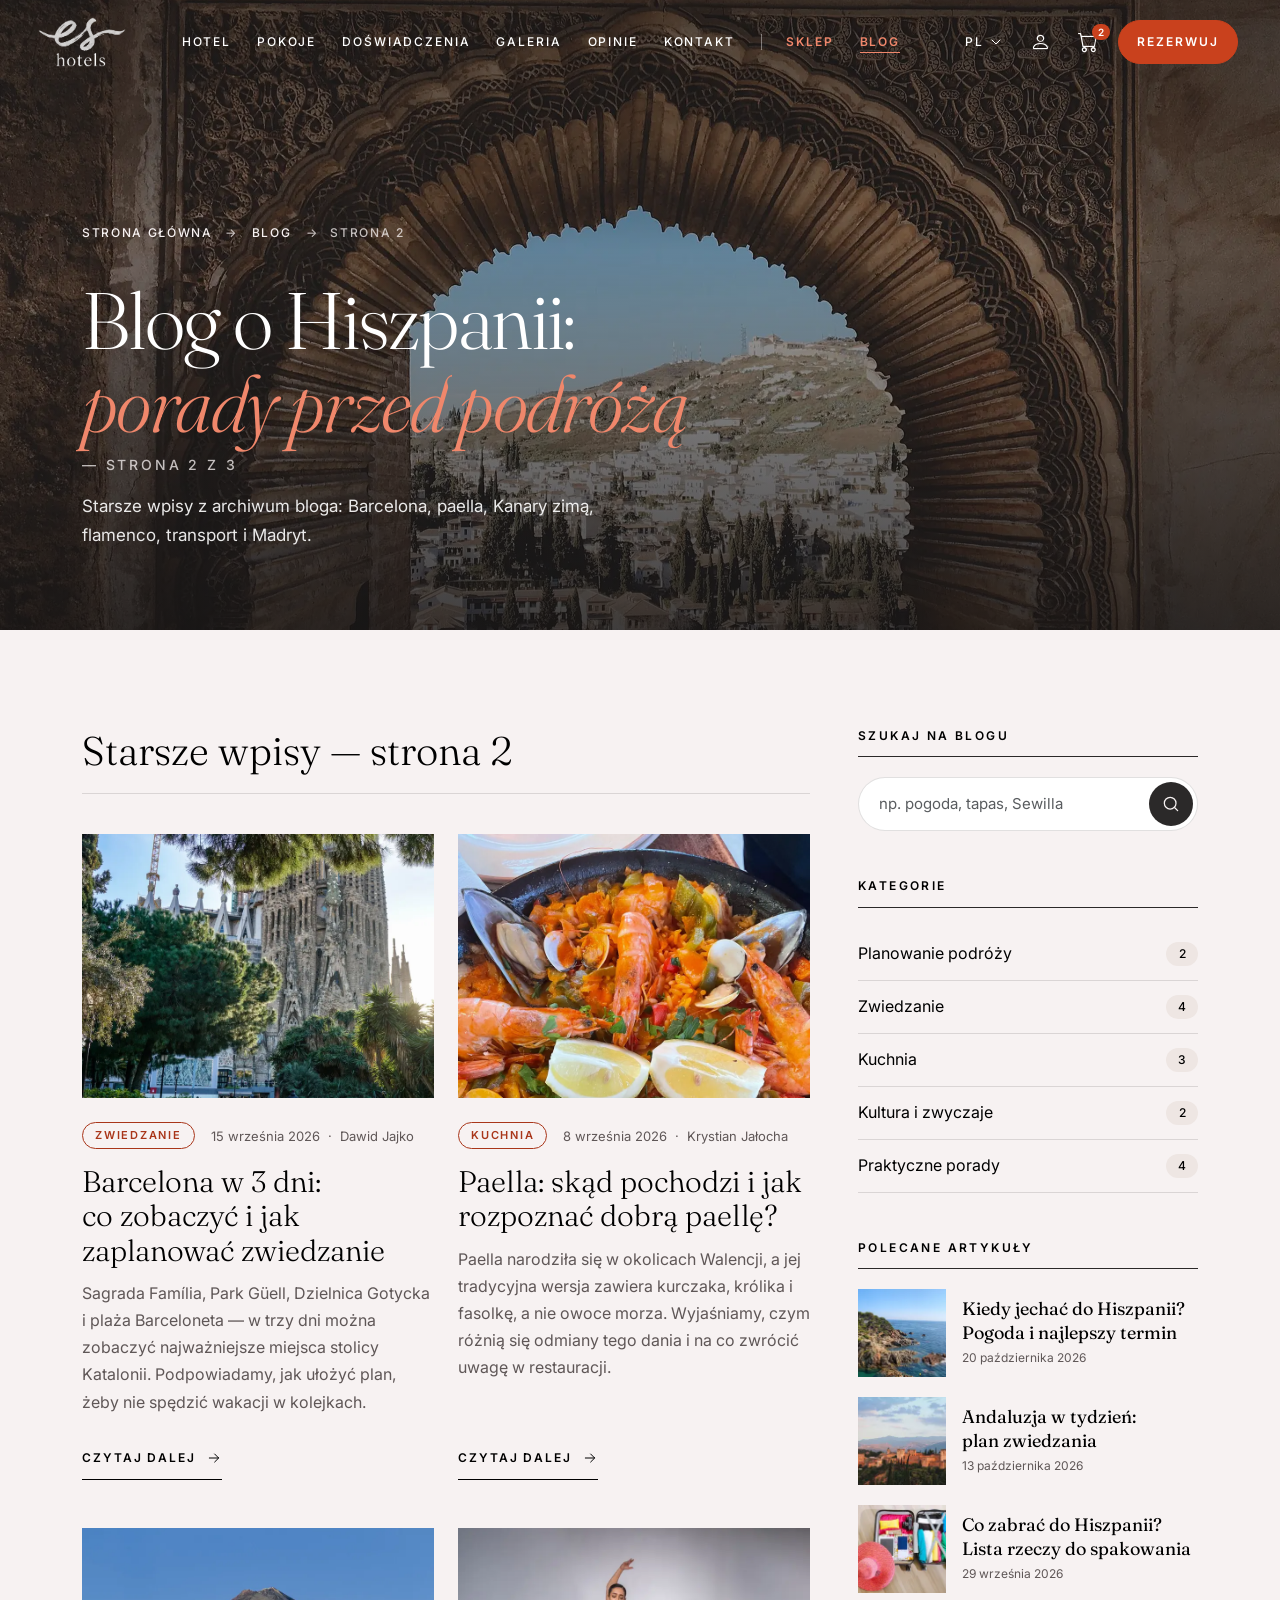
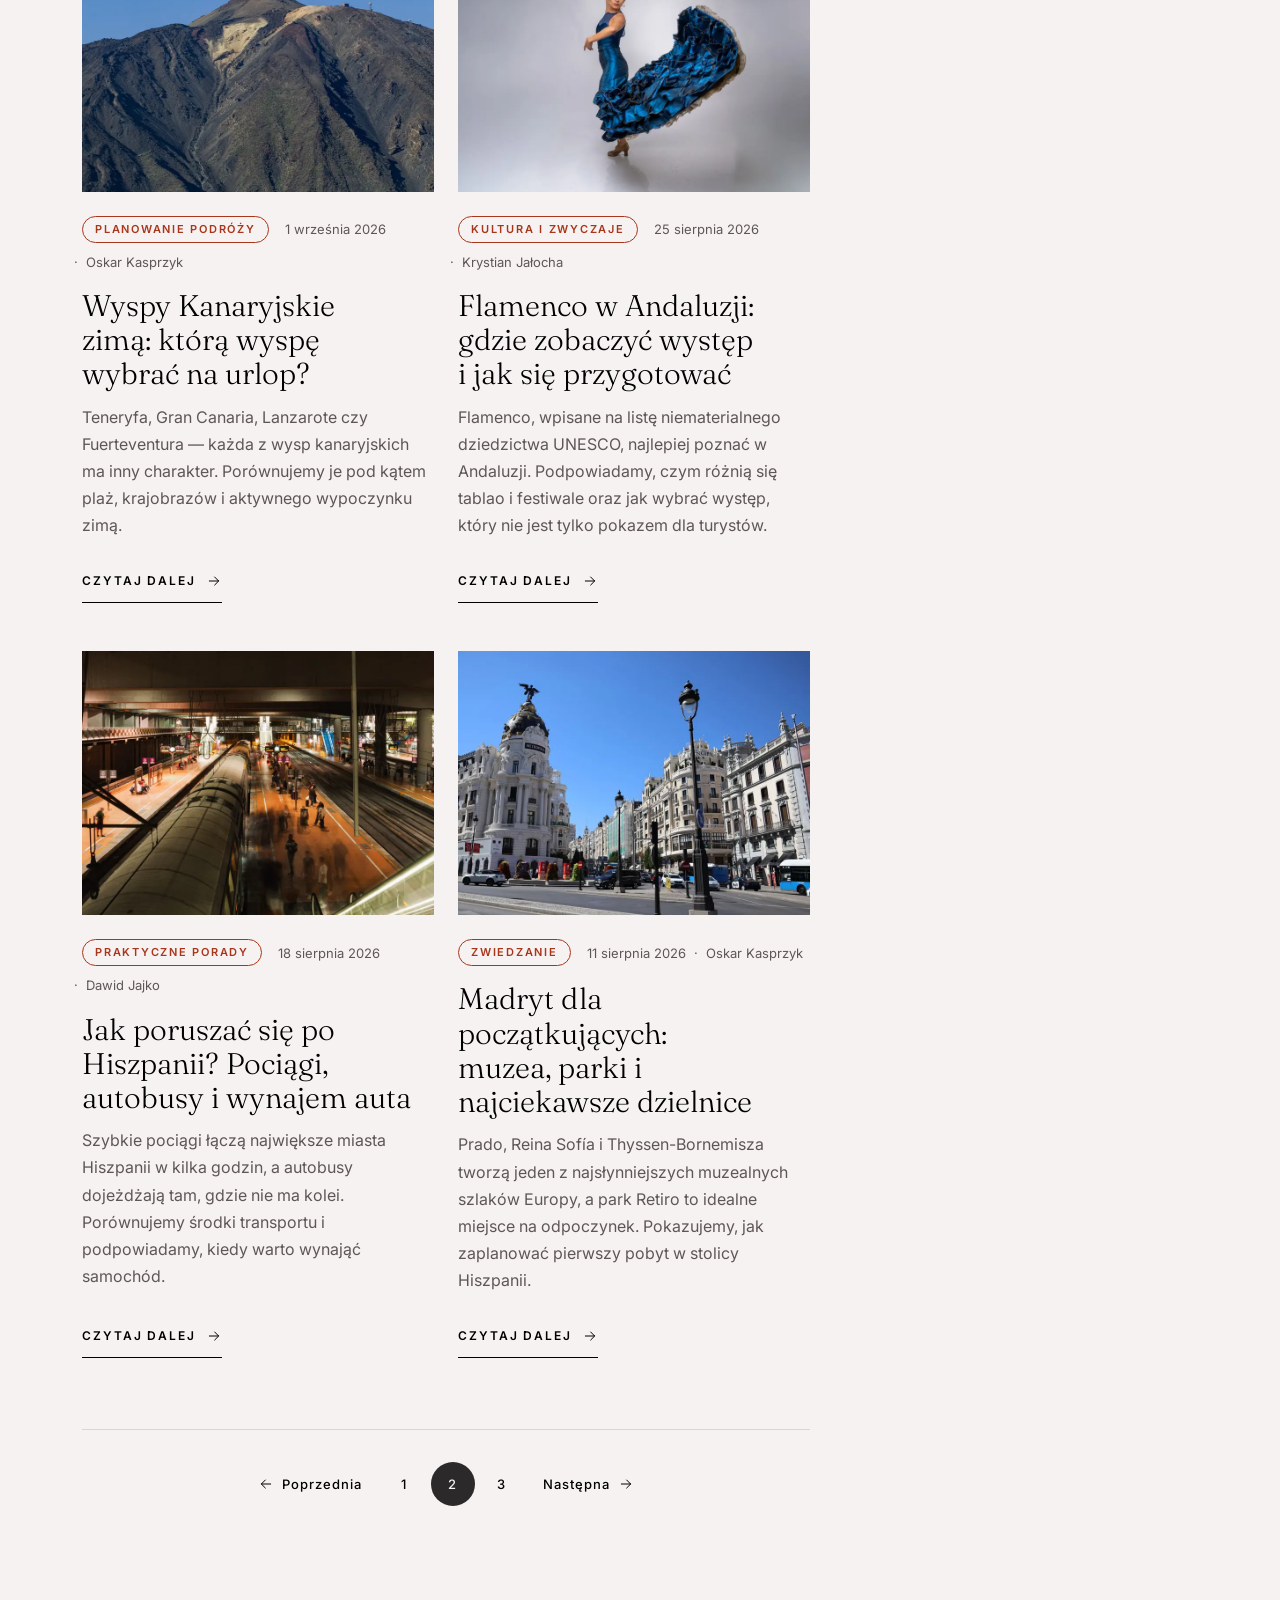
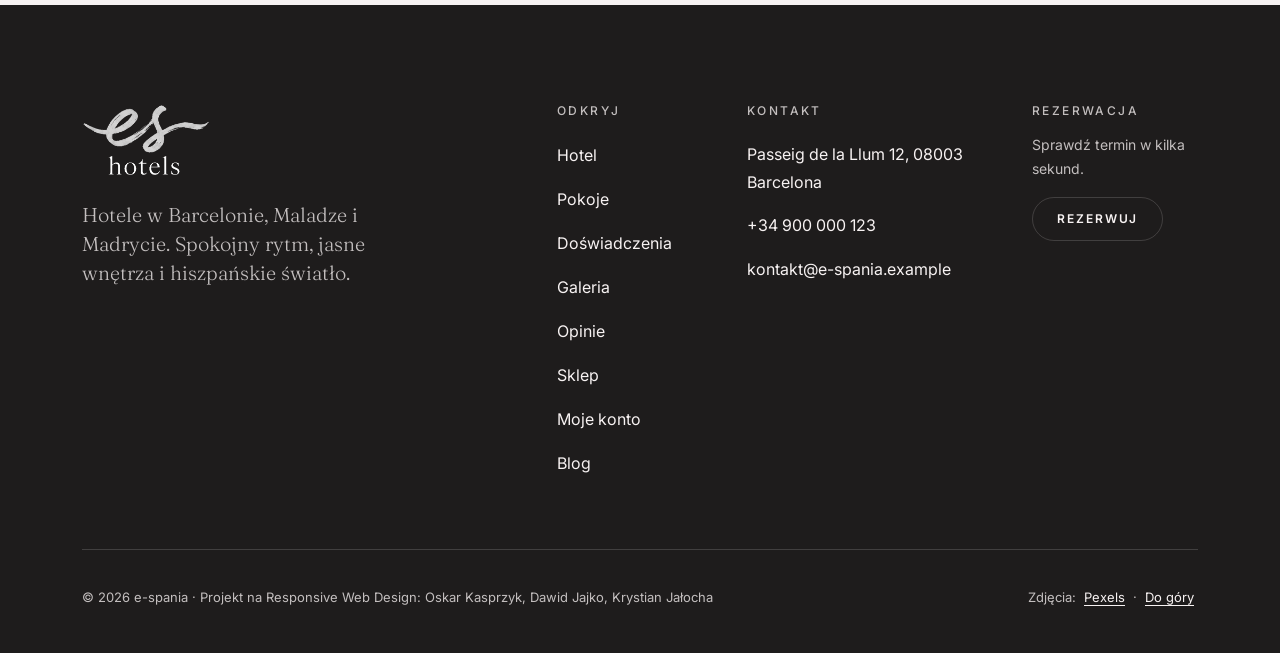
<file: site/blog-2.html>
<!DOCTYPE html>
<html lang="pl">
<head>
  <meta charset="UTF-8">
  <meta name="viewport" content="width=device-width, initial-scale=1.0">
  <title>Blog o Hiszpanii — strona 2 z 3 | e-spania</title>
  <meta name="description" content="Blog o Hiszpanii, strona 2: Barcelona w 3 dni, paella, Kanary zimą, flamenco, transport i Madryt — porady dla turystów przed wyjazdem.">
  <meta name="theme-color" content="#2B2929">

  <!-- Open Graph. Po publikacji strony podmień ścieżki na pełne adresy URL (https://...). -->
  <meta property="og:type" content="website">
  <meta property="og:locale" content="pl_PL">
  <meta property="og:site_name" content="e-spania">
  <meta property="og:title" content="Blog o Hiszpanii — strona 2">
  <meta property="og:description" content="Porady przed podróżą do Hiszpanii: Barcelona, paella, Kanary zimą, flamenco, transport i Madryt.">
  <meta property="og:url" content="blog-2.html">
  <link rel="prev" href="blog.html">
  <link rel="next" href="blog-3.html">
  <meta property="og:image" content="assets/images/blog/og-blog.jpg">
  <meta property="og:image:width" content="1200">
  <meta property="og:image:height" content="630">
  <meta property="og:image:alt" content="Widok na dzielnicę Albaicín w Granadzie przez zdobiony łuk Alhambry">

  <link rel="icon" type="image/png" href="assets/logo/logo-dark.png">

  <link rel="preconnect" href="https://fonts.googleapis.com">
  <link rel="preconnect" href="https://fonts.gstatic.com" crossorigin>
  <link rel="preconnect" href="https://cdn.jsdelivr.net" crossorigin>
  <link href="https://fonts.googleapis.com/css2?family=Fraunces:ital,opsz,wght@0,9..144,300..600;1,9..144,300..500&family=Inter:wght@400;500;600&display=swap" rel="stylesheet">

  <link rel="preload" as="image" href="assets/images/blog/blog-header-960.webp" imagesrcset="assets/images/blog/blog-header-960.webp 960w, assets/images/blog/blog-header-1920.webp 1920w" imagesizes="100vw">

  <link href="https://cdn.jsdelivr.net/npm/bootstrap@5.3.3/dist/css/bootstrap.min.css" rel="stylesheet" integrity="sha384-QWTKZyjpPEjISv5WaRU9OFeRpok6YctnYmDr5pNlyT2bRjXh0JMhjY6hW+ALEwIH" crossorigin="anonymous">
  <link rel="stylesheet" href="https://cdn.jsdelivr.net/npm/bootstrap-icons@1.13.2/font/bootstrap-icons.min.css" integrity="sha384-nWN3KqaaVcbEsCjLSV+2jMjh62Iny/+mN3srM8TZeM8N6aj7eDl5wwYggjAJ4/sJ" crossorigin="anonymous">
  <link rel="stylesheet" href="css/styles.css">

  <!-- Klasa "js" włącza animacje tylko wtedy, gdy JavaScript działa. Kurtyna intro jest tylko na stronie głównej. -->
  <script>
    document.documentElement.classList.add('js', 'no-intro');
    // Wybrany język EN/ES: strona czeka ukryta, aż main.js podmieni teksty (najwyżej 3 s)
    try {
      const lang = localStorage.getItem('es-lang');
      if (lang === 'en' || lang === 'es') {
        document.documentElement.lang = lang;
        document.documentElement.classList.add('i18n-pending');
        setTimeout(() => document.documentElement.classList.remove('i18n-pending'), 3000);
      }
    } catch (e) { /* bez localStorage strona zostaje po polsku */ }
  </script>

  <!-- Dane strukturalne: strona 2 archiwum bloga z listą wpisów i ścieżka nawigacji -->
  <script type="application/ld+json">
  {
    "@context": "https://schema.org",
    "@graph": [
      {
        "@type": "CollectionPage",
        "name": "Blog o Hiszpanii — strona 2",
        "url": "blog-2.html",
        "inLanguage": "pl",
        "isPartOf": {
          "@type": "Blog",
          "@id": "blog.html#blog",
          "name": "Blog e-spania — porady przed podróżą do Hiszpanii",
          "url": "blog.html"
        },
        "hasPart": [
          {
            "@type": "BlogPosting",
            "headline": "Barcelona w 3 dni: co zobaczyć i jak zaplanować zwiedzanie",
            "datePublished": "2026-09-15",
            "author": {
              "@type": "Person",
              "name": "Dawid Jajko"
            },
            "image": "assets/images/blog/barcelona-800.webp",
            "articleSection": "Zwiedzanie"
          },
          {
            "@type": "BlogPosting",
            "headline": "Paella: skąd pochodzi i jak rozpoznać dobrą paellę?",
            "datePublished": "2026-09-08",
            "author": {
              "@type": "Person",
              "name": "Krystian Jałocha"
            },
            "image": "assets/images/blog/paella-800.webp",
            "articleSection": "Kuchnia"
          },
          {
            "@type": "BlogPosting",
            "headline": "Wyspy Kanaryjskie zimą: którą wyspę wybrać na urlop?",
            "datePublished": "2026-09-01",
            "author": {
              "@type": "Person",
              "name": "Oskar Kasprzyk"
            },
            "image": "assets/images/blog/kanary-800.webp",
            "articleSection": "Planowanie podróży"
          },
          {
            "@type": "BlogPosting",
            "headline": "Flamenco w Andaluzji: gdzie zobaczyć występ i jak się przygotować",
            "datePublished": "2026-08-25",
            "author": {
              "@type": "Person",
              "name": "Krystian Jałocha"
            },
            "image": "assets/images/blog/flamenco-800.webp",
            "articleSection": "Kultura i zwyczaje"
          },
          {
            "@type": "BlogPosting",
            "headline": "Jak poruszać się po Hiszpanii? Pociągi, autobusy i wynajem auta",
            "datePublished": "2026-08-18",
            "author": {
              "@type": "Person",
              "name": "Dawid Jajko"
            },
            "image": "assets/images/blog/transport-800.webp",
            "articleSection": "Praktyczne porady"
          },
          {
            "@type": "BlogPosting",
            "headline": "Madryt dla początkujących: muzea, parki i najciekawsze dzielnice",
            "datePublished": "2026-08-11",
            "author": {
              "@type": "Person",
              "name": "Oskar Kasprzyk"
            },
            "image": "assets/images/blog/madryt-800.webp",
            "articleSection": "Zwiedzanie"
          }
        ]
      },
      {
        "@type": "BreadcrumbList",
        "itemListElement": [
          {
            "@type": "ListItem",
            "position": 1,
            "name": "Strona główna",
            "item": "index.html"
          },
          {
            "@type": "ListItem",
            "position": 2,
            "name": "Blog",
            "item": "blog.html"
          },
          {
            "@type": "ListItem",
            "position": 3,
            "name": "Strona 2",
            "item": "blog-2.html"
          }
        ]
      }
    ]
  }
  </script>
</head>
<body>
  <a class="skip-link" href="#main">Przejdź do treści</a>

  <!-- Ikony SVG używane na stronie (rysunki w stylu Lucide, licencja ISC) -->
  <svg xmlns="http://www.w3.org/2000/svg" class="d-none" aria-hidden="true">
    <symbol id="i-chevron-down" viewBox="0 0 24 24"><path d="m6 9 6 6 6-6"/></symbol>
    <symbol id="i-close" viewBox="0 0 24 24"><path d="M18 6 6 18M6 6l12 12"/></symbol>
    <symbol id="i-arrow" viewBox="0 0 24 24"><path d="M5 12h14M13 6l6 6-6 6"/></symbol>
    <symbol id="i-arrow-left" viewBox="0 0 24 24"><path d="M19 12H5M11 18l-6-6 6-6"/></symbol>
    <symbol id="i-search" viewBox="0 0 24 24"><circle cx="11" cy="11" r="7"/><path d="m20 20-3.5-3.5"/></symbol>
    <symbol id="i-menu" viewBox="0 0 24 24"><path d="M3 8h18M3 16h18"/></symbol>
  </svg>

  <!-- ===================== HEADER ===================== -->
  <header class="site-header fixed-top">
    <nav class="navbar navbar-expand-xl site-nav" aria-label="Nawigacja główna">
      <div class="container-fluid site-nav__inner">
        <a class="navbar-brand site-nav__brand" href="index.html" aria-label="e-spania — strona główna">
          <img class="site-nav__logo site-nav__logo--light" src="assets/logo/logo-light.png" alt="" width="479" height="270">
          <img class="site-nav__logo site-nav__logo--dark" src="assets/logo/logo-dark.png" alt="" width="479" height="270">
        </a>

        <div class="offcanvas offcanvas-end site-menu" tabindex="-1" id="siteMenu" aria-labelledby="siteMenuLabel" data-bs-backdrop="false">
          <div class="offcanvas-header site-menu__header">
            <p class="offcanvas-title site-menu__title" id="siteMenuLabel">Menu</p>
            <button type="button" class="btn text-btn" data-bs-dismiss="offcanvas">
              <svg class="icon" aria-hidden="true"><use href="#i-close"/></svg>
              <span>Zamknij</span>
            </button>
          </div>
          <div class="offcanvas-body site-menu__body">
            <ul class="navbar-nav site-menu__list mx-xl-auto">
              <li class="nav-item"><a class="nav-link site-menu__link" href="index.html#hotel">Hotel</a></li>
              <li class="nav-item"><a class="nav-link site-menu__link" href="index.html#pokoje">Pokoje</a></li>
              <li class="nav-item"><a class="nav-link site-menu__link" href="index.html#doswiadczenia">Doświadczenia</a></li>
              <li class="nav-item"><a class="nav-link site-menu__link" href="index.html#galeria">Galeria</a></li>
              <li class="nav-item"><a class="nav-link site-menu__link" href="index.html#opinie">Opinie</a></li>
              <li class="nav-item"><a class="nav-link site-menu__link" href="#kontakt">Kontakt</a></li>
              <li class="nav-item"><a class="nav-link site-menu__link site-menu__link--featured site-menu__link--divider" href="sklep.html">Sklep</a></li>
              <li class="nav-item"><a class="nav-link site-menu__link site-menu__link--featured" href="blog.html" aria-current="true">Blog</a></li>
            </ul>
            <div class="site-menu__foot d-xl-none">
              <div class="site-menu__langs d-sm-none" role="group" aria-label="Język strony">
                <button class="btn lang-switch__item site-menu__lang" type="button" lang="pl" data-lang="pl" aria-current="true">PL</button>
                <button class="btn lang-switch__item site-menu__lang" type="button" lang="en" data-lang="en" aria-label="English">EN</button>
                <button class="btn lang-switch__item site-menu__lang" type="button" lang="es" data-lang="es" aria-label="Español">ES</button>
              </div>
              <p class="site-menu__note">Barcelona · Malaga · Madryt</p>
            </div>
          </div>
        </div>

        <div class="site-nav__actions d-flex align-items-center">
          <div class="dropdown lang-switch d-none d-sm-block">
            <button class="btn lang-switch__toggle" type="button" data-bs-toggle="dropdown" aria-expanded="false" aria-label="PL — wybierz język strony">
              <span>PL</span>
              <svg class="icon icon--sm" aria-hidden="true"><use href="#i-chevron-down"/></svg>
            </button>
            <ul class="dropdown-menu dropdown-menu-end lang-switch__menu">
              <li><button class="dropdown-item lang-switch__item active" type="button" lang="pl" data-lang="pl" aria-current="true">Polski</button></li>
              <li><button class="dropdown-item lang-switch__item" type="button" lang="en" data-lang="en">English</button></li>
              <li><button class="dropdown-item lang-switch__item" type="button" lang="es" data-lang="es">Español</button></li>
            </ul>
          </div>

          <a class="icon-btn nav-icon" href="konto.html" aria-label="Konto użytkownika"><i class="bi bi-person" aria-hidden="true"></i></a>
          <a class="icon-btn nav-icon" href="koszyk.html" aria-label="Koszyk, liczba produktów: 2">
            <i class="bi bi-cart" aria-hidden="true"></i>
            <span class="badge nav-badge" aria-hidden="true" data-cart-count>2</span>
          </a>

          <a class="btn btn-accent btn-book" href="index.html#rezerwacja">Rezerwuj</a>

          <button class="navbar-toggler icon-btn site-nav__toggler" type="button" data-bs-toggle="offcanvas" data-bs-target="#siteMenu" aria-controls="siteMenu" aria-label="Otwórz menu">
            <svg class="icon" aria-hidden="true"><use href="#i-menu"/></svg>
          </button>
        </div>
      </div>
    </nav>
    <span class="scroll-progress" aria-hidden="true"></span>
  </header>

  <!-- ===================== NAGŁÓWEK PODSTRONY ===================== -->
  <section class="page-header" aria-labelledby="page-title">
    <img class="page-header__image" src="assets/images/blog/blog-header-960.webp" srcset="assets/images/blog/blog-header-960.webp 960w, assets/images/blog/blog-header-1920.webp 1920w" sizes="100vw" width="1920" height="1080" fetchpriority="high" alt="Widok na białe domy dzielnicy Albaicín w Granadzie przez zdobiony łuk Alhambry">
    <div class="page-header__shade" aria-hidden="true"></div>
    <div class="container page-header__inner">
      <nav aria-label="breadcrumb">
        <ol class="breadcrumb blog-breadcrumb">
          <li class="breadcrumb-item"><a href="index.html">Strona główna</a></li>
          <li class="breadcrumb-item"><a href="blog.html">Blog</a></li>
          <li class="breadcrumb-item active" aria-current="page">Strona 2</li>
        </ol>
      </nav>
      <h1 class="page-header__title" id="page-title" data-reveal data-split>Blog o Hiszpanii: <em>porady przed podróżą</em> <span class="page-header__page">— strona 2 z 3</span></h1>
      <p class="page-header__text">Starsze wpisy z archiwum bloga: Barcelona, paella, Kanary zimą, flamenco, transport i Madryt.</p>
    </div>
  </section>

  <!-- ===================== WPISY + PASEK BOCZNY ===================== -->
  <div class="container blog-layout">
    <div class="row gx-lg-5 gy-5">

      <main class="col-lg-8" id="main">
        <h2 class="blog-heading" id="wpisy">Starsze wpisy — strona 2</h2>

        <div class="row gy-5 gx-4">
          <div class="col-md-6">
            <article class="card post-card" data-reveal>
              <figure class="post-card__media media-frame">
                <img src="assets/images/blog/barcelona-800.webp" width="800" height="600" decoding="async" alt="Fasada bazyliki Sagrada Família w Barcelonie widziana zza drzew">
              </figure>
              <div class="card-body post-card__body">
                <div class="post-meta">
                  <span class="badge post-badge">Zwiedzanie</span>
                  <time datetime="2026-09-15">15 września 2026</time>
                  <span class="post-meta__author">Dawid Jajko</span>
                </div>
                <h3 class="card-title post-card__title"><a href="single.html?autor=dawid">Barcelona w 3 dni: co zobaczyć i jak zaplanować zwiedzanie</a></h3>
                <p class="card-text post-card__lead">Sagrada Família, Park Güell, Dzielnica Gotycka i plaża Barceloneta — w trzy dni można zobaczyć najważniejsze miejsca stolicy Katalonii. Podpowiadamy, jak ułożyć plan, żeby nie spędzić wakacji w kolejkach.</p>
                <a class="btn link-arrow" href="single.html?autor=dawid">Czytaj dalej<span class="visually-hidden">: Barcelona w 3 dni</span><svg class="icon icon--sm" aria-hidden="true"><use href="#i-arrow"/></svg></a>
              </div>
            </article>
          </div>
          <div class="col-md-6">
            <article class="card post-card" data-reveal>
              <figure class="post-card__media media-frame">
                <img src="assets/images/blog/paella-800.webp" width="800" height="600" decoding="async" alt="Paella z krewetkami, małżami i plasterkami cytryny na patelni">
              </figure>
              <div class="card-body post-card__body">
                <div class="post-meta">
                  <span class="badge post-badge">Kuchnia</span>
                  <time datetime="2026-09-08">8 września 2026</time>
                  <span class="post-meta__author">Krystian Jałocha</span>
                </div>
                <h3 class="card-title post-card__title"><a href="single.html?autor=krystian">Paella: skąd pochodzi i jak rozpoznać dobrą paellę?</a></h3>
                <p class="card-text post-card__lead">Paella narodziła się w okolicach Walencji, a jej tradycyjna wersja zawiera kurczaka, królika i fasolkę, a nie owoce morza. Wyjaśniamy, czym różnią się odmiany tego dania i na co zwrócić uwagę w restauracji.</p>
                <a class="btn link-arrow" href="single.html?autor=krystian">Czytaj dalej<span class="visually-hidden">: Paella</span><svg class="icon icon--sm" aria-hidden="true"><use href="#i-arrow"/></svg></a>
              </div>
            </article>
          </div>
          <div class="col-md-6">
            <article class="card post-card" data-reveal>
              <figure class="post-card__media media-frame">
                <img src="assets/images/blog/kanary-800.webp" width="800" height="600" loading="lazy" decoding="async" alt="Wulkan Teide na Teneryfie pod bezchmurnym niebem">
              </figure>
              <div class="card-body post-card__body">
                <div class="post-meta">
                  <span class="badge post-badge">Planowanie podróży</span>
                  <time datetime="2026-09-01">1 września 2026</time>
                  <span class="post-meta__author">Oskar Kasprzyk</span>
                </div>
                <h3 class="card-title post-card__title"><a href="single.html?autor=oskar">Wyspy Kanaryjskie zimą: którą wyspę wybrać na urlop?</a></h3>
                <p class="card-text post-card__lead">Teneryfa, Gran Canaria, Lanzarote czy Fuerteventura — każda z wysp kanaryjskich ma inny charakter. Porównujemy je pod kątem plaż, krajobrazów i aktywnego wypoczynku zimą.</p>
                <a class="btn link-arrow" href="single.html?autor=oskar">Czytaj dalej<span class="visually-hidden">: Wyspy Kanaryjskie zimą</span><svg class="icon icon--sm" aria-hidden="true"><use href="#i-arrow"/></svg></a>
              </div>
            </article>
          </div>
          <div class="col-md-6">
            <article class="card post-card" data-reveal>
              <figure class="post-card__media media-frame">
                <img src="assets/images/blog/flamenco-800.webp" width="800" height="600" loading="lazy" decoding="async" alt="Tancerka flamenco w niebieskiej sukni z falbanami w trakcie tańca">
              </figure>
              <div class="card-body post-card__body">
                <div class="post-meta">
                  <span class="badge post-badge">Kultura i zwyczaje</span>
                  <time datetime="2026-08-25">25 sierpnia 2026</time>
                  <span class="post-meta__author">Krystian Jałocha</span>
                </div>
                <h3 class="card-title post-card__title"><a href="single.html?autor=krystian">Flamenco w Andaluzji: gdzie zobaczyć występ i jak się przygotować</a></h3>
                <p class="card-text post-card__lead">Flamenco, wpisane na listę niematerialnego dziedzictwa UNESCO, najlepiej poznać w Andaluzji. Podpowiadamy, czym różnią się tablao i festiwale oraz jak wybrać występ, który nie jest tylko pokazem dla turystów.</p>
                <a class="btn link-arrow" href="single.html?autor=krystian">Czytaj dalej<span class="visually-hidden">: Flamenco w Andaluzji</span><svg class="icon icon--sm" aria-hidden="true"><use href="#i-arrow"/></svg></a>
              </div>
            </article>
          </div>
          <div class="col-md-6">
            <article class="card post-card" data-reveal>
              <figure class="post-card__media media-frame">
                <img src="assets/images/blog/transport-800.webp" width="800" height="600" loading="lazy" decoding="async" alt="Hala dworca kolejowego w Madrycie z pociągiem przy peronie">
              </figure>
              <div class="card-body post-card__body">
                <div class="post-meta">
                  <span class="badge post-badge">Praktyczne porady</span>
                  <time datetime="2026-08-18">18 sierpnia 2026</time>
                  <span class="post-meta__author">Dawid Jajko</span>
                </div>
                <h3 class="card-title post-card__title"><a href="single.html?autor=dawid">Jak poruszać się po Hiszpanii? Pociągi, autobusy i wynajem auta</a></h3>
                <p class="card-text post-card__lead">Szybkie pociągi łączą największe miasta Hiszpanii w kilka godzin, a autobusy dojeżdżają tam, gdzie nie ma kolei. Porównujemy środki transportu i podpowiadamy, kiedy warto wynająć samochód.</p>
                <a class="btn link-arrow" href="single.html?autor=dawid">Czytaj dalej<span class="visually-hidden">: Jak poruszać się po Hiszpanii?</span><svg class="icon icon--sm" aria-hidden="true"><use href="#i-arrow"/></svg></a>
              </div>
            </article>
          </div>
          <div class="col-md-6">
            <article class="card post-card" data-reveal>
              <figure class="post-card__media media-frame">
                <img src="assets/images/blog/madryt-800.webp" width="800" height="600" loading="lazy" decoding="async" alt="Budynek Metropolis przy ulicy Gran Vía w Madrycie w słoneczny dzień">
              </figure>
              <div class="card-body post-card__body">
                <div class="post-meta">
                  <span class="badge post-badge">Zwiedzanie</span>
                  <time datetime="2026-08-11">11 sierpnia 2026</time>
                  <span class="post-meta__author">Oskar Kasprzyk</span>
                </div>
                <h3 class="card-title post-card__title"><a href="single.html?autor=oskar">Madryt dla początkujących: muzea, parki i najciekawsze dzielnice</a></h3>
                <p class="card-text post-card__lead">Prado, Reina Sofía i Thyssen-Bornemisza tworzą jeden z najsłynniejszych muzealnych szlaków Europy, a park Retiro to idealne miejsce na odpoczynek. Pokazujemy, jak zaplanować pierwszy pobyt w stolicy Hiszpanii.</p>
                <a class="btn link-arrow" href="single.html?autor=oskar">Czytaj dalej<span class="visually-hidden">: Madryt dla początkujących</span><svg class="icon icon--sm" aria-hidden="true"><use href="#i-arrow"/></svg></a>
              </div>
            </article>
          </div>
        </div>

        <!-- Paginacja archiwum: strony 1–3 (blog.html, blog-2.html, blog-3.html) -->
        <nav aria-label="Strony archiwum wpisów">
          <ul class="pagination blog-pagination justify-content-center">
            <li class="page-item">
              <a class="page-link" href="blog.html#wpisy" rel="prev"><svg class="icon icon--sm" aria-hidden="true"><use href="#i-arrow-left"/></svg><span class="blog-pagination__label">Poprzednia</span></a>
            </li>
            <li class="page-item"><a class="page-link" href="blog.html#wpisy"><span class="visually-hidden">Strona </span>1</a></li>
            <li class="page-item active" aria-current="page"><span class="page-link"><span class="visually-hidden">Strona </span>2</span></li>
            <li class="page-item"><a class="page-link" href="blog-3.html#wpisy"><span class="visually-hidden">Strona </span>3</a></li>
            <li class="page-item">
              <a class="page-link" href="blog-3.html#wpisy" rel="next"><span class="blog-pagination__label">Następna</span><svg class="icon icon--sm" aria-hidden="true"><use href="#i-arrow"/></svg></a>
            </li>
          </ul>
        </nav>
      </main>

      <aside class="col-lg-4 blog-sidebar" aria-label="Pasek boczny bloga">
        <section class="sidebar-block" aria-labelledby="search-title">
          <h2 class="sidebar-block__title" id="search-title">Szukaj na blogu</h2>
          <form class="blog-search" role="search" novalidate data-demo-form data-demo-title="Wyszukiwarka" data-demo-text="Wyszukiwanie wpisów uruchomimy wkrótce. Tymczasem zajrzyj do kategorii obok.">
            <label class="visually-hidden" for="blogSearch">Szukaj wpisów na blogu</label>
            <div class="blog-search__group">
              <input class="form-control blog-search__input" type="search" id="blogSearch" name="q" placeholder="np. pogoda, tapas, Sewilla" required minlength="2" aria-describedby="blogSearchError">
              <button class="btn icon-btn blog-search__button" type="submit" aria-label="Szukaj">
                <svg class="icon" aria-hidden="true"><use href="#i-search"/></svg>
              </button>
            </div>
            <p class="invalid-feedback" id="blogSearchError">Wpisz co najmniej 2 znaki.</p>
          </form>
        </section>

        <section class="sidebar-block" aria-labelledby="categories-title">
          <h2 class="sidebar-block__title" id="categories-title">Kategorie</h2>
          <ul class="list-group category-list">
            <li class="list-group-item"><a class="category-list__link" href="blog.html#wpisy">Planowanie podróży <span class="badge count-badge"><span class="visually-hidden">liczba wpisów: </span>2</span></a></li>
            <li class="list-group-item"><a class="category-list__link" href="blog.html#wpisy">Zwiedzanie <span class="badge count-badge"><span class="visually-hidden">liczba wpisów: </span>4</span></a></li>
            <li class="list-group-item"><a class="category-list__link" href="blog.html#wpisy">Kuchnia <span class="badge count-badge"><span class="visually-hidden">liczba wpisów: </span>3</span></a></li>
            <li class="list-group-item"><a class="category-list__link" href="blog.html#wpisy">Kultura i zwyczaje <span class="badge count-badge"><span class="visually-hidden">liczba wpisów: </span>2</span></a></li>
            <li class="list-group-item"><a class="category-list__link" href="blog.html#wpisy">Praktyczne porady <span class="badge count-badge"><span class="visually-hidden">liczba wpisów: </span>4</span></a></li>
          </ul>
        </section>

        <section class="sidebar-block" aria-labelledby="featured-title">
          <h2 class="sidebar-block__title" id="featured-title">Polecane artykuły</h2>
          <ul class="featured-list">
            <li>
              <a class="featured-post" href="single.html?autor=oskar">
                <span class="featured-post__thumb media-frame"><img src="assets/images/blog/pogoda-thumb.webp" width="240" height="180" loading="lazy" decoding="async" alt="Miniatura: skaliste wybrzeże Morza Śródziemnego"></span>
                <span>
                  <span class="featured-post__title">Kiedy jechać do Hiszpanii? Pogoda i najlepszy termin</span>
                  <time class="featured-post__date" datetime="2026-10-20">20 października 2026</time>
                </span>
              </a>
            </li>
            <li>
              <a class="featured-post" href="single.html?autor=dawid">
                <span class="featured-post__thumb media-frame"><img src="assets/images/blog/andaluzja-thumb.webp" width="240" height="180" loading="lazy" decoding="async" alt="Miniatura: Alhambra w Granadzie"></span>
                <span>
                  <span class="featured-post__title">Andaluzja w tydzień: plan zwiedzania</span>
                  <time class="featured-post__date" datetime="2026-10-13">13 października 2026</time>
                </span>
              </a>
            </li>
            <li>
              <a class="featured-post" href="single.html?autor=oskar">
                <span class="featured-post__thumb media-frame"><img src="assets/images/blog/pakowanie-thumb.webp" width="240" height="180" loading="lazy" decoding="async" alt="Miniatura: spakowana walizka i kapelusz"></span>
                <span>
                  <span class="featured-post__title">Co zabrać do Hiszpanii? Lista rzeczy do spakowania</span>
                  <time class="featured-post__date" datetime="2026-09-29">29 września 2026</time>
                </span>
              </a>
            </li>
          </ul>
        </section>
      </aside>

    </div>
  </div>

  <!-- ===================== FOOTER ===================== -->
  <footer class="site-footer" id="kontakt">
    <div class="container">
      <div class="row gy-5">
        <div class="col-lg-4">
          <img class="site-footer__logo" src="assets/logo/logo-light.png" width="479" height="270" loading="lazy" alt="e-spania — es hotels">
          <p class="site-footer__claim">Hotele w Barcelonie, Maladze i Madrycie. Spokojny rytm, jasne wnętrza i hiszpańskie światło.</p>
        </div>
        <div class="col-6 col-md-4 col-lg-2 offset-lg-1">
          <h2 class="site-footer__heading">Odkryj</h2>
          <ul class="site-footer__list">
            <li><a href="index.html#hotel">Hotel</a></li>
            <li><a href="index.html#pokoje">Pokoje</a></li>
            <li><a href="index.html#doswiadczenia">Doświadczenia</a></li>
            <li><a href="index.html#galeria">Galeria</a></li>
            <li><a href="index.html#opinie">Opinie</a></li>
            <li><a href="sklep.html">Sklep</a></li>
            <li><a href="konto.html">Moje konto</a></li>
            <li><a href="blog.html">Blog</a></li>
          </ul>
        </div>
        <div class="col-6 col-md-4 col-lg-3">
          <h2 class="site-footer__heading">Kontakt</h2>
          <address class="site-footer__list site-footer__address">
            <span data-city="address">Passeig de la Llum 12, 08003 Barcelona</span>
            <a href="tel:+34900000123">+34&nbsp;900&nbsp;000&nbsp;123</a>
            <a href="mailto:kontakt@e-spania.example">kontakt@e-spania.example</a>
          </address>
        </div>
        <div class="col-md-4 col-lg-2">
          <h2 class="site-footer__heading">Rezerwacja</h2>
          <p class="site-footer__small">Sprawdź termin w kilka sekund.</p>
          <a class="btn btn-ghost" href="index.html#rezerwacja">Rezerwuj</a>
        </div>
      </div>
      <div class="site-footer__bottom d-flex flex-column flex-md-row justify-content-between align-items-md-center gap-3">
        <p class="mb-0">© 2026 e-spania · Projekt na Responsive Web Design: Oskar Kasprzyk, Dawid Jajko, Krystian Jałocha</p>
        <p class="mb-0">Zdjęcia: <a href="https://www.pexels.com/" target="_blank" rel="noopener">Pexels<span class="visually-hidden"> (otwiera się w nowej karcie)</span></a> · <a href="blog-2.html" data-action="scroll-top">Do góry</a></p>
      </div>
    </div>
  </footer>

  <!-- ===================== POWIADOMIENIA (toast) ===================== -->
  <div class="toast-container position-fixed p-3 es-toast-container">
    <div class="toast es-toast" id="appToast" role="status" aria-live="polite" aria-atomic="true">
      <div class="es-toast__body">
        <p class="es-toast__title" id="appToastTitle"></p>
        <p class="es-toast__text" id="appToastText"></p>
      </div>
      <button type="button" class="icon-btn es-toast__close" data-bs-dismiss="toast" aria-label="Zamknij powiadomienie"><svg class="icon icon--sm" aria-hidden="true"><use href="#i-close"/></svg></button>
    </div>
  </div>

  <script src="https://cdn.jsdelivr.net/npm/bootstrap@5.3.3/dist/js/bootstrap.bundle.min.js" integrity="sha384-YvpcrYf0tY3lHB60NNkmXc5s9fDVZLESaAA55NDzOxhy9GkcIdslK1eN7N6jIeHz" crossorigin="anonymous" defer></script>
  <script src="js/i18n-en.js" defer></script>
  <script src="js/i18n-es.js" defer></script>
  <script src="js/main.js" defer></script>
  <script src="js/shop-data.js" defer></script>
  <script src="js/shop.js" defer></script>
</body>
</html>
</file>
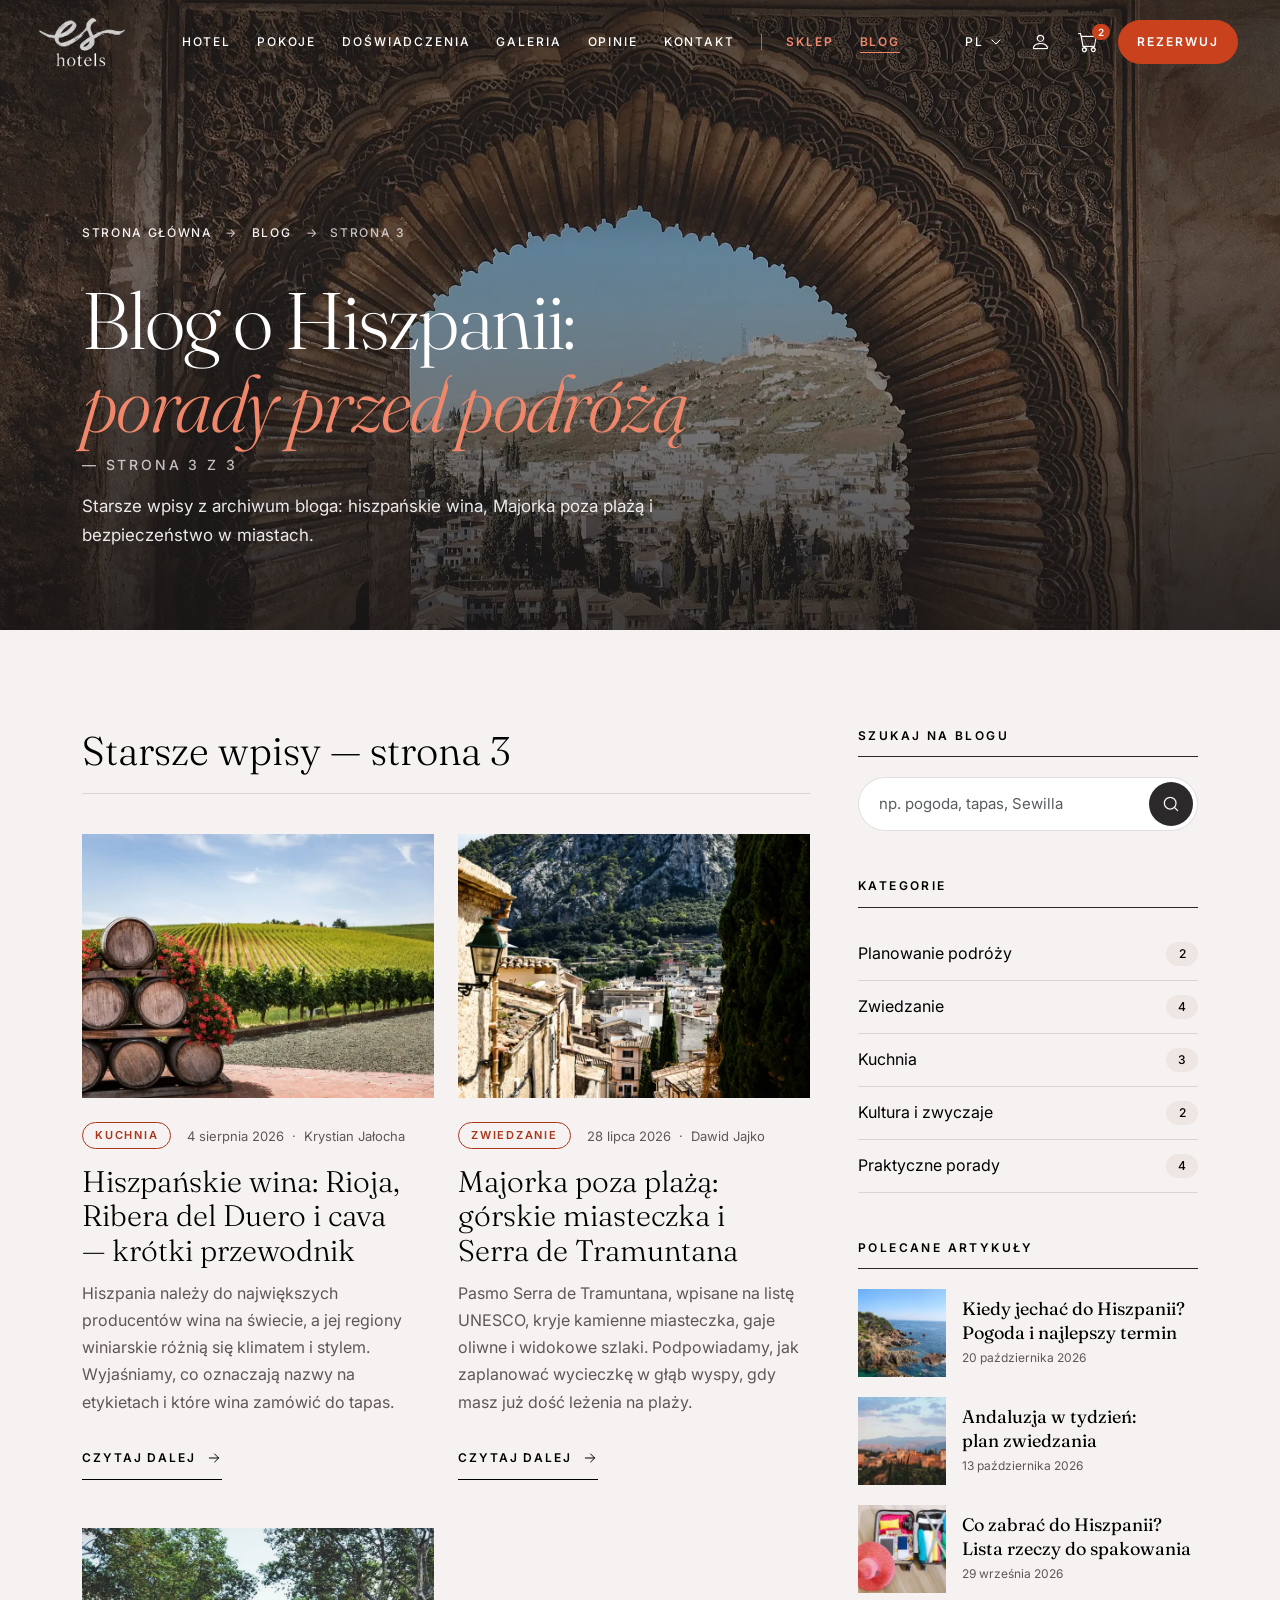
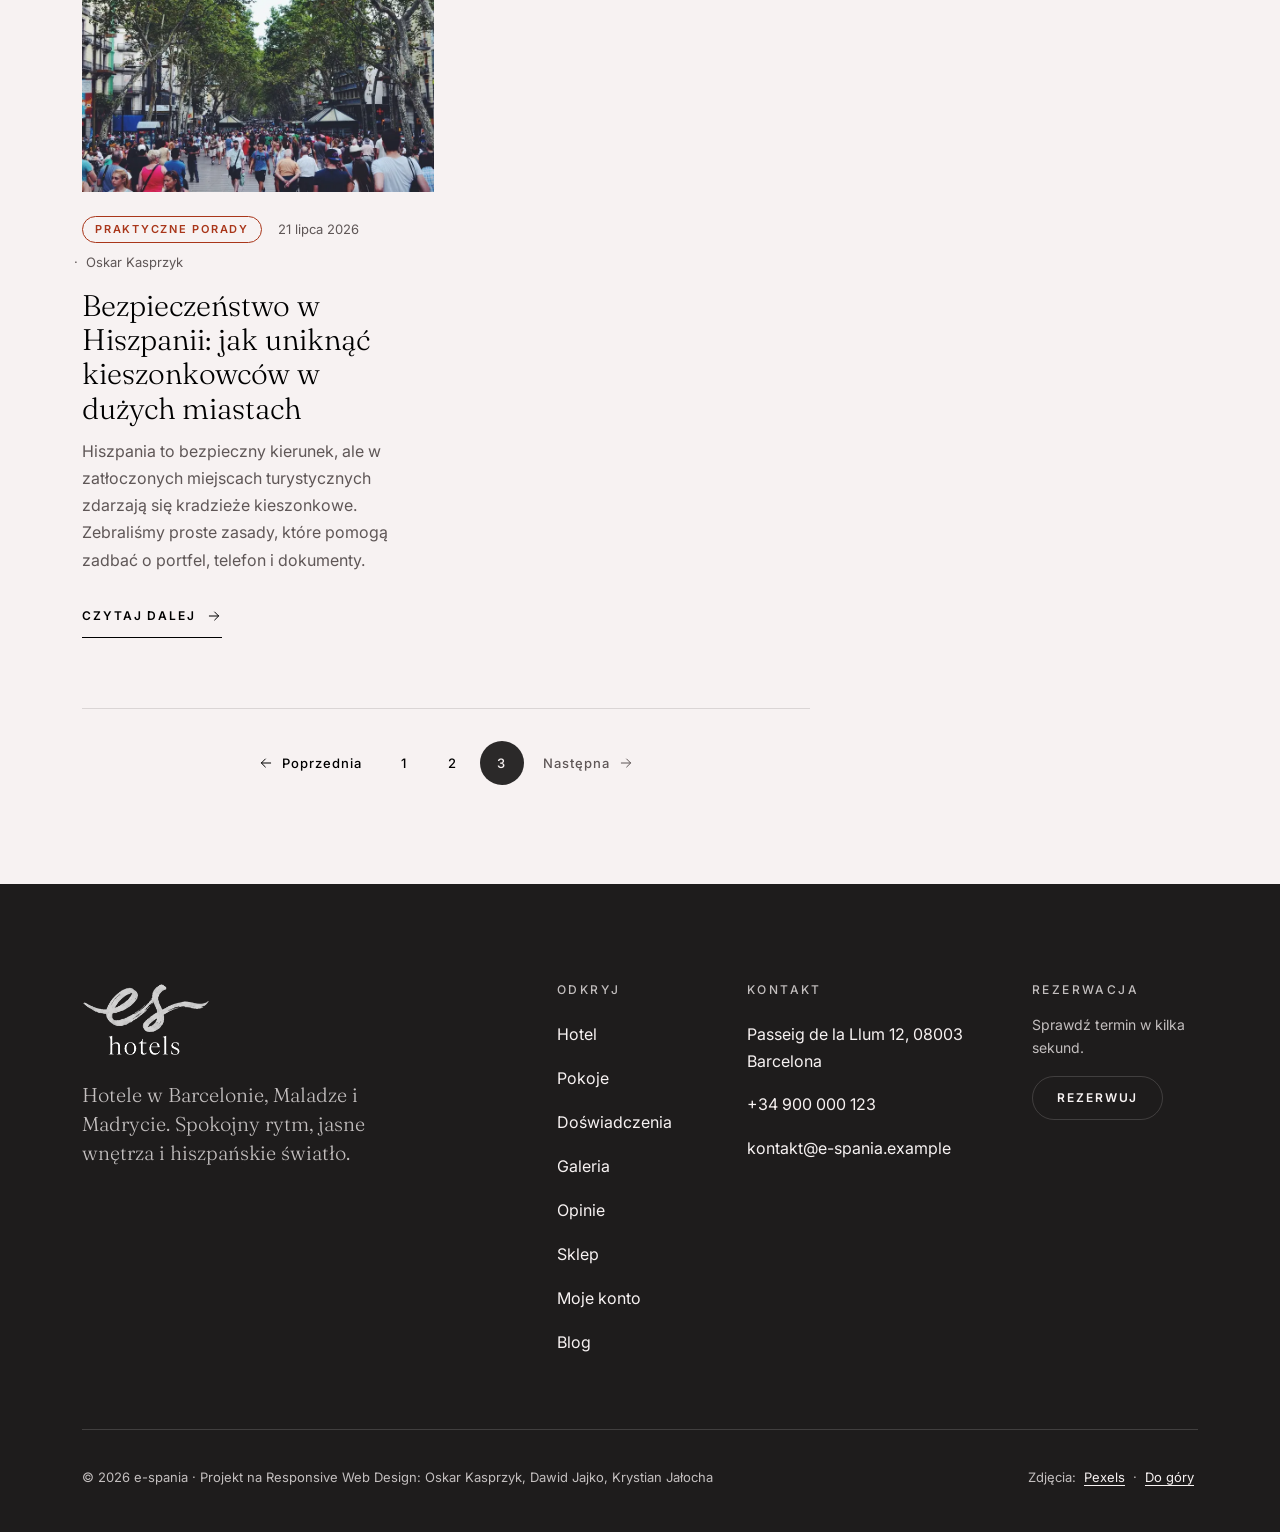
<file: site/blog-3.html>
<!DOCTYPE html>
<html lang="pl">
<head>
  <meta charset="UTF-8">
  <meta name="viewport" content="width=device-width, initial-scale=1.0">
  <title>Blog o Hiszpanii — strona 3 z 3 | e-spania</title>
  <meta name="description" content="Blog o Hiszpanii, strona 3: hiszpańskie wina, Majorka poza plażą i bezpieczeństwo w dużych miastach — porady dla turystów przed wyjazdem.">
  <meta name="theme-color" content="#2B2929">

  <!-- Open Graph. Po publikacji strony podmień ścieżki na pełne adresy URL (https://...). -->
  <meta property="og:type" content="website">
  <meta property="og:locale" content="pl_PL">
  <meta property="og:site_name" content="e-spania">
  <meta property="og:title" content="Blog o Hiszpanii — strona 3">
  <meta property="og:description" content="Porady przed podróżą do Hiszpanii: hiszpańskie wina, Majorka poza plażą i bezpieczeństwo w miastach.">
  <meta property="og:url" content="blog-3.html">
  <link rel="prev" href="blog-2.html">
  <meta property="og:image" content="assets/images/blog/og-blog.jpg">
  <meta property="og:image:width" content="1200">
  <meta property="og:image:height" content="630">
  <meta property="og:image:alt" content="Widok na dzielnicę Albaicín w Granadzie przez zdobiony łuk Alhambry">

  <link rel="icon" type="image/png" href="assets/logo/logo-dark.png">

  <link rel="preconnect" href="https://fonts.googleapis.com">
  <link rel="preconnect" href="https://fonts.gstatic.com" crossorigin>
  <link rel="preconnect" href="https://cdn.jsdelivr.net" crossorigin>
  <link href="https://fonts.googleapis.com/css2?family=Fraunces:ital,opsz,wght@0,9..144,300..600;1,9..144,300..500&family=Inter:wght@400;500;600&display=swap" rel="stylesheet">

  <link rel="preload" as="image" href="assets/images/blog/blog-header-960.webp" imagesrcset="assets/images/blog/blog-header-960.webp 960w, assets/images/blog/blog-header-1920.webp 1920w" imagesizes="100vw">

  <link href="https://cdn.jsdelivr.net/npm/bootstrap@5.3.3/dist/css/bootstrap.min.css" rel="stylesheet" integrity="sha384-QWTKZyjpPEjISv5WaRU9OFeRpok6YctnYmDr5pNlyT2bRjXh0JMhjY6hW+ALEwIH" crossorigin="anonymous">
  <link rel="stylesheet" href="https://cdn.jsdelivr.net/npm/bootstrap-icons@1.13.2/font/bootstrap-icons.min.css" integrity="sha384-nWN3KqaaVcbEsCjLSV+2jMjh62Iny/+mN3srM8TZeM8N6aj7eDl5wwYggjAJ4/sJ" crossorigin="anonymous">
  <link rel="stylesheet" href="css/styles.css">

  <!-- Klasa "js" włącza animacje tylko wtedy, gdy JavaScript działa. Kurtyna intro jest tylko na stronie głównej. -->
  <script>
    document.documentElement.classList.add('js', 'no-intro');
    // Wybrany język EN/ES: strona czeka ukryta, aż main.js podmieni teksty (najwyżej 3 s)
    try {
      const lang = localStorage.getItem('es-lang');
      if (lang === 'en' || lang === 'es') {
        document.documentElement.lang = lang;
        document.documentElement.classList.add('i18n-pending');
        setTimeout(() => document.documentElement.classList.remove('i18n-pending'), 3000);
      }
    } catch (e) { /* bez localStorage strona zostaje po polsku */ }
  </script>

  <!-- Dane strukturalne: strona 3 archiwum bloga z listą wpisów i ścieżka nawigacji -->
  <script type="application/ld+json">
  {
    "@context": "https://schema.org",
    "@graph": [
      {
        "@type": "CollectionPage",
        "name": "Blog o Hiszpanii — strona 3",
        "url": "blog-3.html",
        "inLanguage": "pl",
        "isPartOf": {
          "@type": "Blog",
          "@id": "blog.html#blog",
          "name": "Blog e-spania — porady przed podróżą do Hiszpanii",
          "url": "blog.html"
        },
        "hasPart": [
          {
            "@type": "BlogPosting",
            "headline": "Hiszpańskie wina: Rioja, Ribera del Duero i cava — krótki przewodnik",
            "datePublished": "2026-08-04",
            "author": {
              "@type": "Person",
              "name": "Krystian Jałocha"
            },
            "image": "assets/images/blog/wina-800.webp",
            "articleSection": "Kuchnia"
          },
          {
            "@type": "BlogPosting",
            "headline": "Majorka poza plażą: górskie miasteczka i Serra de Tramuntana",
            "datePublished": "2026-07-28",
            "author": {
              "@type": "Person",
              "name": "Dawid Jajko"
            },
            "image": "assets/images/blog/majorka-800.webp",
            "articleSection": "Zwiedzanie"
          },
          {
            "@type": "BlogPosting",
            "headline": "Bezpieczeństwo w Hiszpanii: jak uniknąć kieszonkowców w dużych miastach",
            "datePublished": "2026-07-21",
            "author": {
              "@type": "Person",
              "name": "Oskar Kasprzyk"
            },
            "image": "assets/images/blog/bezpieczenstwo-800.webp",
            "articleSection": "Praktyczne porady"
          }
        ]
      },
      {
        "@type": "BreadcrumbList",
        "itemListElement": [
          {
            "@type": "ListItem",
            "position": 1,
            "name": "Strona główna",
            "item": "index.html"
          },
          {
            "@type": "ListItem",
            "position": 2,
            "name": "Blog",
            "item": "blog.html"
          },
          {
            "@type": "ListItem",
            "position": 3,
            "name": "Strona 3",
            "item": "blog-3.html"
          }
        ]
      }
    ]
  }
  </script>
</head>
<body>
  <a class="skip-link" href="#main">Przejdź do treści</a>

  <!-- Ikony SVG używane na stronie (rysunki w stylu Lucide, licencja ISC) -->
  <svg xmlns="http://www.w3.org/2000/svg" class="d-none" aria-hidden="true">
    <symbol id="i-chevron-down" viewBox="0 0 24 24"><path d="m6 9 6 6 6-6"/></symbol>
    <symbol id="i-close" viewBox="0 0 24 24"><path d="M18 6 6 18M6 6l12 12"/></symbol>
    <symbol id="i-arrow" viewBox="0 0 24 24"><path d="M5 12h14M13 6l6 6-6 6"/></symbol>
    <symbol id="i-arrow-left" viewBox="0 0 24 24"><path d="M19 12H5M11 18l-6-6 6-6"/></symbol>
    <symbol id="i-search" viewBox="0 0 24 24"><circle cx="11" cy="11" r="7"/><path d="m20 20-3.5-3.5"/></symbol>
    <symbol id="i-menu" viewBox="0 0 24 24"><path d="M3 8h18M3 16h18"/></symbol>
  </svg>

  <!-- ===================== HEADER ===================== -->
  <header class="site-header fixed-top">
    <nav class="navbar navbar-expand-xl site-nav" aria-label="Nawigacja główna">
      <div class="container-fluid site-nav__inner">
        <a class="navbar-brand site-nav__brand" href="index.html" aria-label="e-spania — strona główna">
          <img class="site-nav__logo site-nav__logo--light" src="assets/logo/logo-light.png" alt="" width="479" height="270">
          <img class="site-nav__logo site-nav__logo--dark" src="assets/logo/logo-dark.png" alt="" width="479" height="270">
        </a>

        <div class="offcanvas offcanvas-end site-menu" tabindex="-1" id="siteMenu" aria-labelledby="siteMenuLabel" data-bs-backdrop="false">
          <div class="offcanvas-header site-menu__header">
            <p class="offcanvas-title site-menu__title" id="siteMenuLabel">Menu</p>
            <button type="button" class="btn text-btn" data-bs-dismiss="offcanvas">
              <svg class="icon" aria-hidden="true"><use href="#i-close"/></svg>
              <span>Zamknij</span>
            </button>
          </div>
          <div class="offcanvas-body site-menu__body">
            <ul class="navbar-nav site-menu__list mx-xl-auto">
              <li class="nav-item"><a class="nav-link site-menu__link" href="index.html#hotel">Hotel</a></li>
              <li class="nav-item"><a class="nav-link site-menu__link" href="index.html#pokoje">Pokoje</a></li>
              <li class="nav-item"><a class="nav-link site-menu__link" href="index.html#doswiadczenia">Doświadczenia</a></li>
              <li class="nav-item"><a class="nav-link site-menu__link" href="index.html#galeria">Galeria</a></li>
              <li class="nav-item"><a class="nav-link site-menu__link" href="index.html#opinie">Opinie</a></li>
              <li class="nav-item"><a class="nav-link site-menu__link" href="#kontakt">Kontakt</a></li>
              <li class="nav-item"><a class="nav-link site-menu__link site-menu__link--featured site-menu__link--divider" href="sklep.html">Sklep</a></li>
              <li class="nav-item"><a class="nav-link site-menu__link site-menu__link--featured" href="blog.html" aria-current="true">Blog</a></li>
            </ul>
            <div class="site-menu__foot d-xl-none">
              <div class="site-menu__langs d-sm-none" role="group" aria-label="Język strony">
                <button class="btn lang-switch__item site-menu__lang" type="button" lang="pl" data-lang="pl" aria-current="true">PL</button>
                <button class="btn lang-switch__item site-menu__lang" type="button" lang="en" data-lang="en" aria-label="English">EN</button>
                <button class="btn lang-switch__item site-menu__lang" type="button" lang="es" data-lang="es" aria-label="Español">ES</button>
              </div>
              <p class="site-menu__note">Barcelona · Malaga · Madryt</p>
            </div>
          </div>
        </div>

        <div class="site-nav__actions d-flex align-items-center">
          <div class="dropdown lang-switch d-none d-sm-block">
            <button class="btn lang-switch__toggle" type="button" data-bs-toggle="dropdown" aria-expanded="false" aria-label="PL — wybierz język strony">
              <span>PL</span>
              <svg class="icon icon--sm" aria-hidden="true"><use href="#i-chevron-down"/></svg>
            </button>
            <ul class="dropdown-menu dropdown-menu-end lang-switch__menu">
              <li><button class="dropdown-item lang-switch__item active" type="button" lang="pl" data-lang="pl" aria-current="true">Polski</button></li>
              <li><button class="dropdown-item lang-switch__item" type="button" lang="en" data-lang="en">English</button></li>
              <li><button class="dropdown-item lang-switch__item" type="button" lang="es" data-lang="es">Español</button></li>
            </ul>
          </div>

          <a class="icon-btn nav-icon" href="konto.html" aria-label="Konto użytkownika"><i class="bi bi-person" aria-hidden="true"></i></a>
          <a class="icon-btn nav-icon" href="koszyk.html" aria-label="Koszyk, liczba produktów: 2">
            <i class="bi bi-cart" aria-hidden="true"></i>
            <span class="badge nav-badge" aria-hidden="true" data-cart-count>2</span>
          </a>

          <a class="btn btn-accent btn-book" href="index.html#rezerwacja">Rezerwuj</a>

          <button class="navbar-toggler icon-btn site-nav__toggler" type="button" data-bs-toggle="offcanvas" data-bs-target="#siteMenu" aria-controls="siteMenu" aria-label="Otwórz menu">
            <svg class="icon" aria-hidden="true"><use href="#i-menu"/></svg>
          </button>
        </div>
      </div>
    </nav>
    <span class="scroll-progress" aria-hidden="true"></span>
  </header>

  <!-- ===================== NAGŁÓWEK PODSTRONY ===================== -->
  <section class="page-header" aria-labelledby="page-title">
    <img class="page-header__image" src="assets/images/blog/blog-header-960.webp" srcset="assets/images/blog/blog-header-960.webp 960w, assets/images/blog/blog-header-1920.webp 1920w" sizes="100vw" width="1920" height="1080" fetchpriority="high" alt="Widok na białe domy dzielnicy Albaicín w Granadzie przez zdobiony łuk Alhambry">
    <div class="page-header__shade" aria-hidden="true"></div>
    <div class="container page-header__inner">
      <nav aria-label="breadcrumb">
        <ol class="breadcrumb blog-breadcrumb">
          <li class="breadcrumb-item"><a href="index.html">Strona główna</a></li>
          <li class="breadcrumb-item"><a href="blog.html">Blog</a></li>
          <li class="breadcrumb-item active" aria-current="page">Strona 3</li>
        </ol>
      </nav>
      <h1 class="page-header__title" id="page-title" data-reveal data-split>Blog o Hiszpanii: <em>porady przed podróżą</em> <span class="page-header__page">— strona 3 z 3</span></h1>
      <p class="page-header__text">Starsze wpisy z archiwum bloga: hiszpańskie wina, Majorka poza plażą i bezpieczeństwo w miastach.</p>
    </div>
  </section>

  <!-- ===================== WPISY + PASEK BOCZNY ===================== -->
  <div class="container blog-layout">
    <div class="row gx-lg-5 gy-5">

      <main class="col-lg-8" id="main">
        <h2 class="blog-heading" id="wpisy">Starsze wpisy — strona 3</h2>

        <div class="row gy-5 gx-4">
          <div class="col-md-6">
            <article class="card post-card" data-reveal>
              <figure class="post-card__media media-frame">
                <img src="assets/images/blog/wina-800.webp" width="800" height="600" decoding="async" alt="Drewniane beczki na wino przed rzędami winorośli">
              </figure>
              <div class="card-body post-card__body">
                <div class="post-meta">
                  <span class="badge post-badge">Kuchnia</span>
                  <time datetime="2026-08-04">4 sierpnia 2026</time>
                  <span class="post-meta__author">Krystian Jałocha</span>
                </div>
                <h3 class="card-title post-card__title"><a href="single.html?autor=krystian">Hiszpańskie wina: Rioja, Ribera del Duero i cava — krótki przewodnik</a></h3>
                <p class="card-text post-card__lead">Hiszpania należy do największych producentów wina na świecie, a jej regiony winiarskie różnią się klimatem i stylem. Wyjaśniamy, co oznaczają nazwy na etykietach i które wina zamówić do tapas.</p>
                <a class="btn link-arrow" href="single.html?autor=krystian">Czytaj dalej<span class="visually-hidden">: Hiszpańskie wina</span><svg class="icon icon--sm" aria-hidden="true"><use href="#i-arrow"/></svg></a>
              </div>
            </article>
          </div>
          <div class="col-md-6">
            <article class="card post-card" data-reveal>
              <figure class="post-card__media media-frame">
                <img src="assets/images/blog/majorka-800.webp" width="800" height="600" decoding="async" alt="Kamienna uliczka górskiego miasteczka z widokiem na skaliste szczyty">
              </figure>
              <div class="card-body post-card__body">
                <div class="post-meta">
                  <span class="badge post-badge">Zwiedzanie</span>
                  <time datetime="2026-07-28">28 lipca 2026</time>
                  <span class="post-meta__author">Dawid Jajko</span>
                </div>
                <h3 class="card-title post-card__title"><a href="single.html?autor=dawid">Majorka poza plażą: górskie miasteczka i Serra de Tramuntana</a></h3>
                <p class="card-text post-card__lead">Pasmo Serra de Tramuntana, wpisane na listę UNESCO, kryje kamienne miasteczka, gaje oliwne i widokowe szlaki. Podpowiadamy, jak zaplanować wycieczkę w głąb wyspy, gdy masz już dość leżenia na plaży.</p>
                <a class="btn link-arrow" href="single.html?autor=dawid">Czytaj dalej<span class="visually-hidden">: Majorka poza plażą</span><svg class="icon icon--sm" aria-hidden="true"><use href="#i-arrow"/></svg></a>
              </div>
            </article>
          </div>
          <div class="col-md-6">
            <article class="card post-card" data-reveal>
              <figure class="post-card__media media-frame">
                <img src="assets/images/blog/bezpieczenstwo-800.webp" width="800" height="600" loading="lazy" decoding="async" alt="Tłum spacerowiczów na zacienionym bulwarze La Rambla w Barcelonie">
              </figure>
              <div class="card-body post-card__body">
                <div class="post-meta">
                  <span class="badge post-badge">Praktyczne porady</span>
                  <time datetime="2026-07-21">21 lipca 2026</time>
                  <span class="post-meta__author">Oskar Kasprzyk</span>
                </div>
                <h3 class="card-title post-card__title"><a href="single.html?autor=oskar">Bezpieczeństwo w Hiszpanii: jak uniknąć kieszonkowców w dużych miastach</a></h3>
                <p class="card-text post-card__lead">Hiszpania to bezpieczny kierunek, ale w zatłoczonych miejscach turystycznych zdarzają się kradzieże kieszonkowe. Zebraliśmy proste zasady, które pomogą zadbać o portfel, telefon i dokumenty.</p>
                <a class="btn link-arrow" href="single.html?autor=oskar">Czytaj dalej<span class="visually-hidden">: Bezpieczeństwo w Hiszpanii</span><svg class="icon icon--sm" aria-hidden="true"><use href="#i-arrow"/></svg></a>
              </div>
            </article>
          </div>
        </div>

        <!-- Paginacja archiwum: strony 1–3 (blog.html, blog-2.html, blog-3.html) -->
        <nav aria-label="Strony archiwum wpisów">
          <ul class="pagination blog-pagination justify-content-center">
            <li class="page-item">
              <a class="page-link" href="blog-2.html#wpisy" rel="prev"><svg class="icon icon--sm" aria-hidden="true"><use href="#i-arrow-left"/></svg><span class="blog-pagination__label">Poprzednia</span></a>
            </li>
            <li class="page-item"><a class="page-link" href="blog.html#wpisy"><span class="visually-hidden">Strona </span>1</a></li>
            <li class="page-item"><a class="page-link" href="blog-2.html#wpisy"><span class="visually-hidden">Strona </span>2</a></li>
            <li class="page-item active" aria-current="page"><span class="page-link"><span class="visually-hidden">Strona </span>3</span></li>
            <li class="page-item disabled">
              <span class="page-link"><span class="blog-pagination__label">Następna</span><svg class="icon icon--sm" aria-hidden="true"><use href="#i-arrow"/></svg></span>
            </li>
          </ul>
        </nav>
      </main>

      <aside class="col-lg-4 blog-sidebar" aria-label="Pasek boczny bloga">
        <section class="sidebar-block" aria-labelledby="search-title">
          <h2 class="sidebar-block__title" id="search-title">Szukaj na blogu</h2>
          <form class="blog-search" role="search" novalidate data-demo-form data-demo-title="Wyszukiwarka" data-demo-text="Wyszukiwanie wpisów uruchomimy wkrótce. Tymczasem zajrzyj do kategorii obok.">
            <label class="visually-hidden" for="blogSearch">Szukaj wpisów na blogu</label>
            <div class="blog-search__group">
              <input class="form-control blog-search__input" type="search" id="blogSearch" name="q" placeholder="np. pogoda, tapas, Sewilla" required minlength="2" aria-describedby="blogSearchError">
              <button class="btn icon-btn blog-search__button" type="submit" aria-label="Szukaj">
                <svg class="icon" aria-hidden="true"><use href="#i-search"/></svg>
              </button>
            </div>
            <p class="invalid-feedback" id="blogSearchError">Wpisz co najmniej 2 znaki.</p>
          </form>
        </section>

        <section class="sidebar-block" aria-labelledby="categories-title">
          <h2 class="sidebar-block__title" id="categories-title">Kategorie</h2>
          <ul class="list-group category-list">
            <li class="list-group-item"><a class="category-list__link" href="blog.html#wpisy">Planowanie podróży <span class="badge count-badge"><span class="visually-hidden">liczba wpisów: </span>2</span></a></li>
            <li class="list-group-item"><a class="category-list__link" href="blog.html#wpisy">Zwiedzanie <span class="badge count-badge"><span class="visually-hidden">liczba wpisów: </span>4</span></a></li>
            <li class="list-group-item"><a class="category-list__link" href="blog.html#wpisy">Kuchnia <span class="badge count-badge"><span class="visually-hidden">liczba wpisów: </span>3</span></a></li>
            <li class="list-group-item"><a class="category-list__link" href="blog.html#wpisy">Kultura i zwyczaje <span class="badge count-badge"><span class="visually-hidden">liczba wpisów: </span>2</span></a></li>
            <li class="list-group-item"><a class="category-list__link" href="blog.html#wpisy">Praktyczne porady <span class="badge count-badge"><span class="visually-hidden">liczba wpisów: </span>4</span></a></li>
          </ul>
        </section>

        <section class="sidebar-block" aria-labelledby="featured-title">
          <h2 class="sidebar-block__title" id="featured-title">Polecane artykuły</h2>
          <ul class="featured-list">
            <li>
              <a class="featured-post" href="single.html?autor=oskar">
                <span class="featured-post__thumb media-frame"><img src="assets/images/blog/pogoda-thumb.webp" width="240" height="180" loading="lazy" decoding="async" alt="Miniatura: skaliste wybrzeże Morza Śródziemnego"></span>
                <span>
                  <span class="featured-post__title">Kiedy jechać do Hiszpanii? Pogoda i najlepszy termin</span>
                  <time class="featured-post__date" datetime="2026-10-20">20 października 2026</time>
                </span>
              </a>
            </li>
            <li>
              <a class="featured-post" href="single.html?autor=dawid">
                <span class="featured-post__thumb media-frame"><img src="assets/images/blog/andaluzja-thumb.webp" width="240" height="180" loading="lazy" decoding="async" alt="Miniatura: Alhambra w Granadzie"></span>
                <span>
                  <span class="featured-post__title">Andaluzja w tydzień: plan zwiedzania</span>
                  <time class="featured-post__date" datetime="2026-10-13">13 października 2026</time>
                </span>
              </a>
            </li>
            <li>
              <a class="featured-post" href="single.html?autor=oskar">
                <span class="featured-post__thumb media-frame"><img src="assets/images/blog/pakowanie-thumb.webp" width="240" height="180" loading="lazy" decoding="async" alt="Miniatura: spakowana walizka i kapelusz"></span>
                <span>
                  <span class="featured-post__title">Co zabrać do Hiszpanii? Lista rzeczy do spakowania</span>
                  <time class="featured-post__date" datetime="2026-09-29">29 września 2026</time>
                </span>
              </a>
            </li>
          </ul>
        </section>
      </aside>

    </div>
  </div>

  <!-- ===================== FOOTER ===================== -->
  <footer class="site-footer" id="kontakt">
    <div class="container">
      <div class="row gy-5">
        <div class="col-lg-4">
          <img class="site-footer__logo" src="assets/logo/logo-light.png" width="479" height="270" loading="lazy" alt="e-spania — es hotels">
          <p class="site-footer__claim">Hotele w Barcelonie, Maladze i Madrycie. Spokojny rytm, jasne wnętrza i hiszpańskie światło.</p>
        </div>
        <div class="col-6 col-md-4 col-lg-2 offset-lg-1">
          <h2 class="site-footer__heading">Odkryj</h2>
          <ul class="site-footer__list">
            <li><a href="index.html#hotel">Hotel</a></li>
            <li><a href="index.html#pokoje">Pokoje</a></li>
            <li><a href="index.html#doswiadczenia">Doświadczenia</a></li>
            <li><a href="index.html#galeria">Galeria</a></li>
            <li><a href="index.html#opinie">Opinie</a></li>
            <li><a href="sklep.html">Sklep</a></li>
            <li><a href="konto.html">Moje konto</a></li>
            <li><a href="blog.html">Blog</a></li>
          </ul>
        </div>
        <div class="col-6 col-md-4 col-lg-3">
          <h2 class="site-footer__heading">Kontakt</h2>
          <address class="site-footer__list site-footer__address">
            <span data-city="address">Passeig de la Llum 12, 08003 Barcelona</span>
            <a href="tel:+34900000123">+34&nbsp;900&nbsp;000&nbsp;123</a>
            <a href="mailto:kontakt@e-spania.example">kontakt@e-spania.example</a>
          </address>
        </div>
        <div class="col-md-4 col-lg-2">
          <h2 class="site-footer__heading">Rezerwacja</h2>
          <p class="site-footer__small">Sprawdź termin w kilka sekund.</p>
          <a class="btn btn-ghost" href="index.html#rezerwacja">Rezerwuj</a>
        </div>
      </div>
      <div class="site-footer__bottom d-flex flex-column flex-md-row justify-content-between align-items-md-center gap-3">
        <p class="mb-0">© 2026 e-spania · Projekt na Responsive Web Design: Oskar Kasprzyk, Dawid Jajko, Krystian Jałocha</p>
        <p class="mb-0">Zdjęcia: <a href="https://www.pexels.com/" target="_blank" rel="noopener">Pexels<span class="visually-hidden"> (otwiera się w nowej karcie)</span></a> · <a href="blog-3.html" data-action="scroll-top">Do góry</a></p>
      </div>
    </div>
  </footer>

  <!-- ===================== POWIADOMIENIA (toast) ===================== -->
  <div class="toast-container position-fixed p-3 es-toast-container">
    <div class="toast es-toast" id="appToast" role="status" aria-live="polite" aria-atomic="true">
      <div class="es-toast__body">
        <p class="es-toast__title" id="appToastTitle"></p>
        <p class="es-toast__text" id="appToastText"></p>
      </div>
      <button type="button" class="icon-btn es-toast__close" data-bs-dismiss="toast" aria-label="Zamknij powiadomienie"><svg class="icon icon--sm" aria-hidden="true"><use href="#i-close"/></svg></button>
    </div>
  </div>

  <script src="https://cdn.jsdelivr.net/npm/bootstrap@5.3.3/dist/js/bootstrap.bundle.min.js" integrity="sha384-YvpcrYf0tY3lHB60NNkmXc5s9fDVZLESaAA55NDzOxhy9GkcIdslK1eN7N6jIeHz" crossorigin="anonymous" defer></script>
  <script src="js/i18n-en.js" defer></script>
  <script src="js/i18n-es.js" defer></script>
  <script src="js/main.js" defer></script>
  <script src="js/shop-data.js" defer></script>
  <script src="js/shop.js" defer></script>
</body>
</html>
</file>
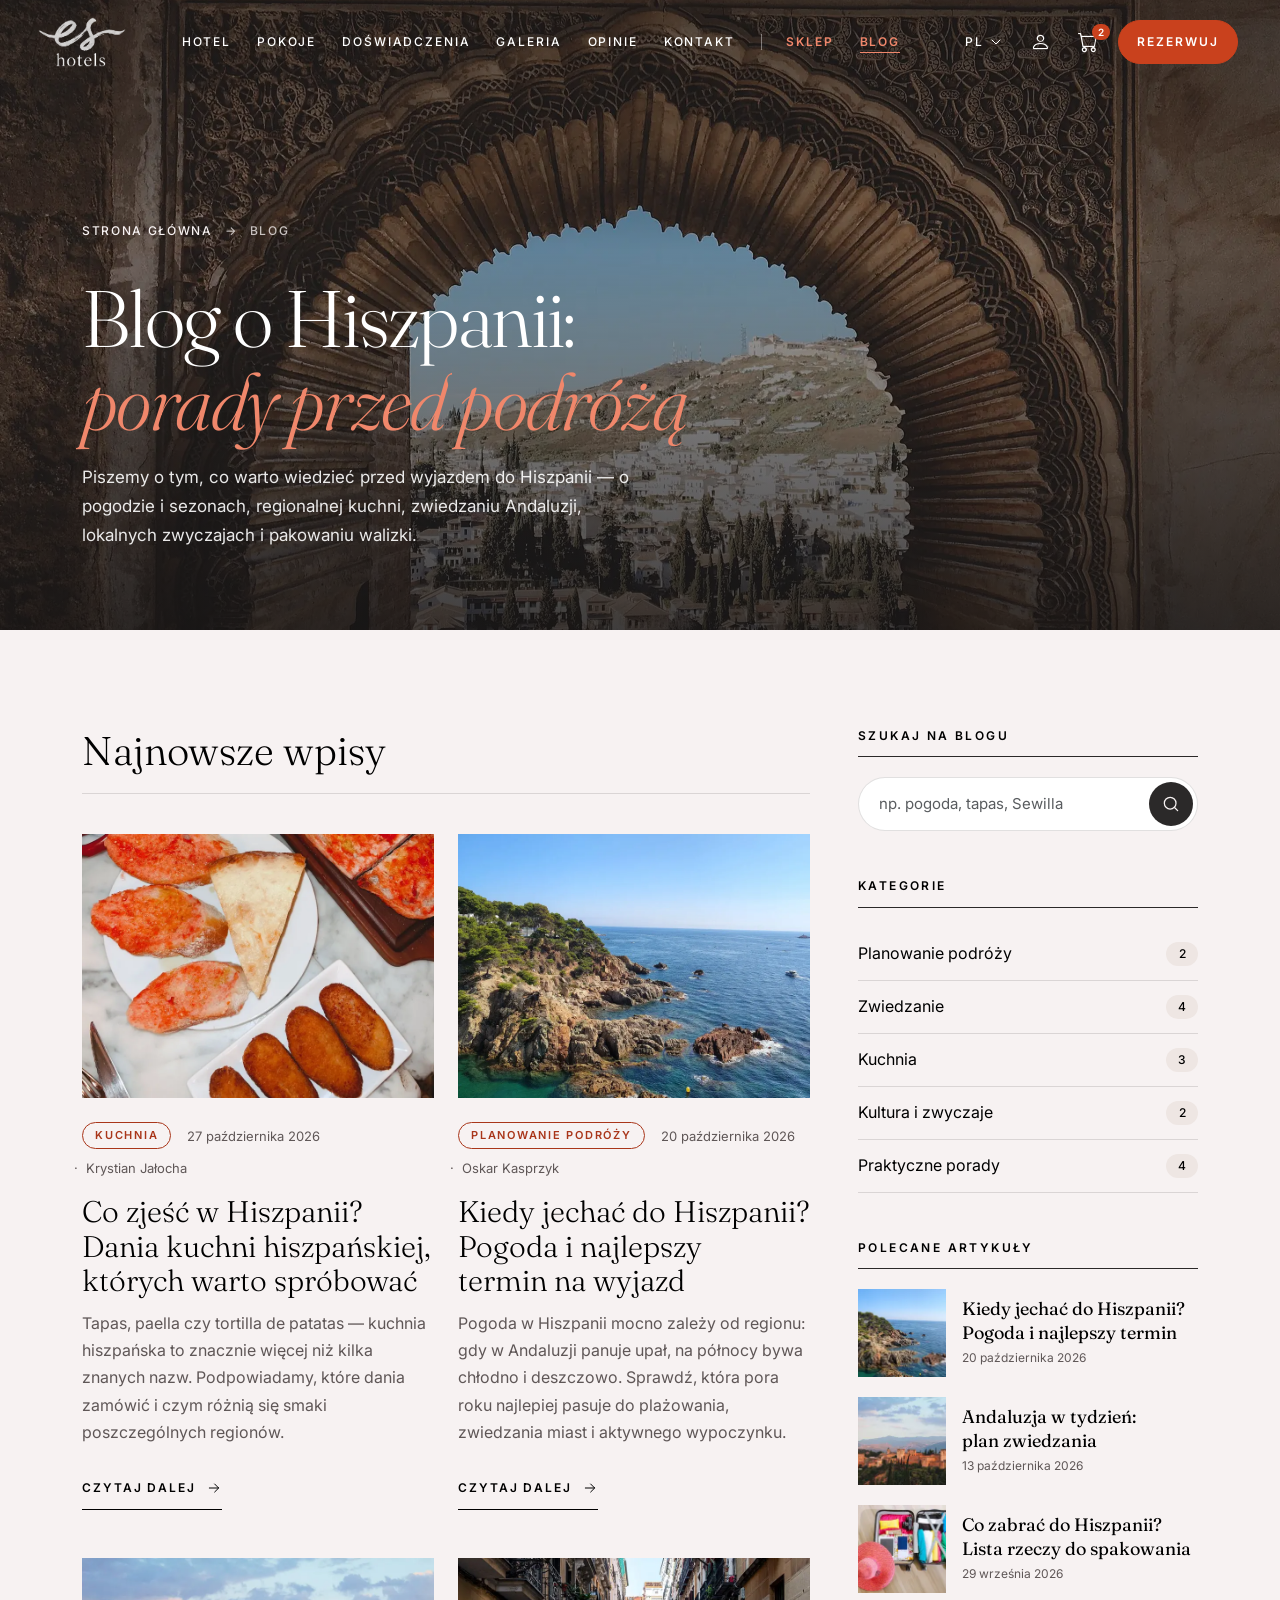
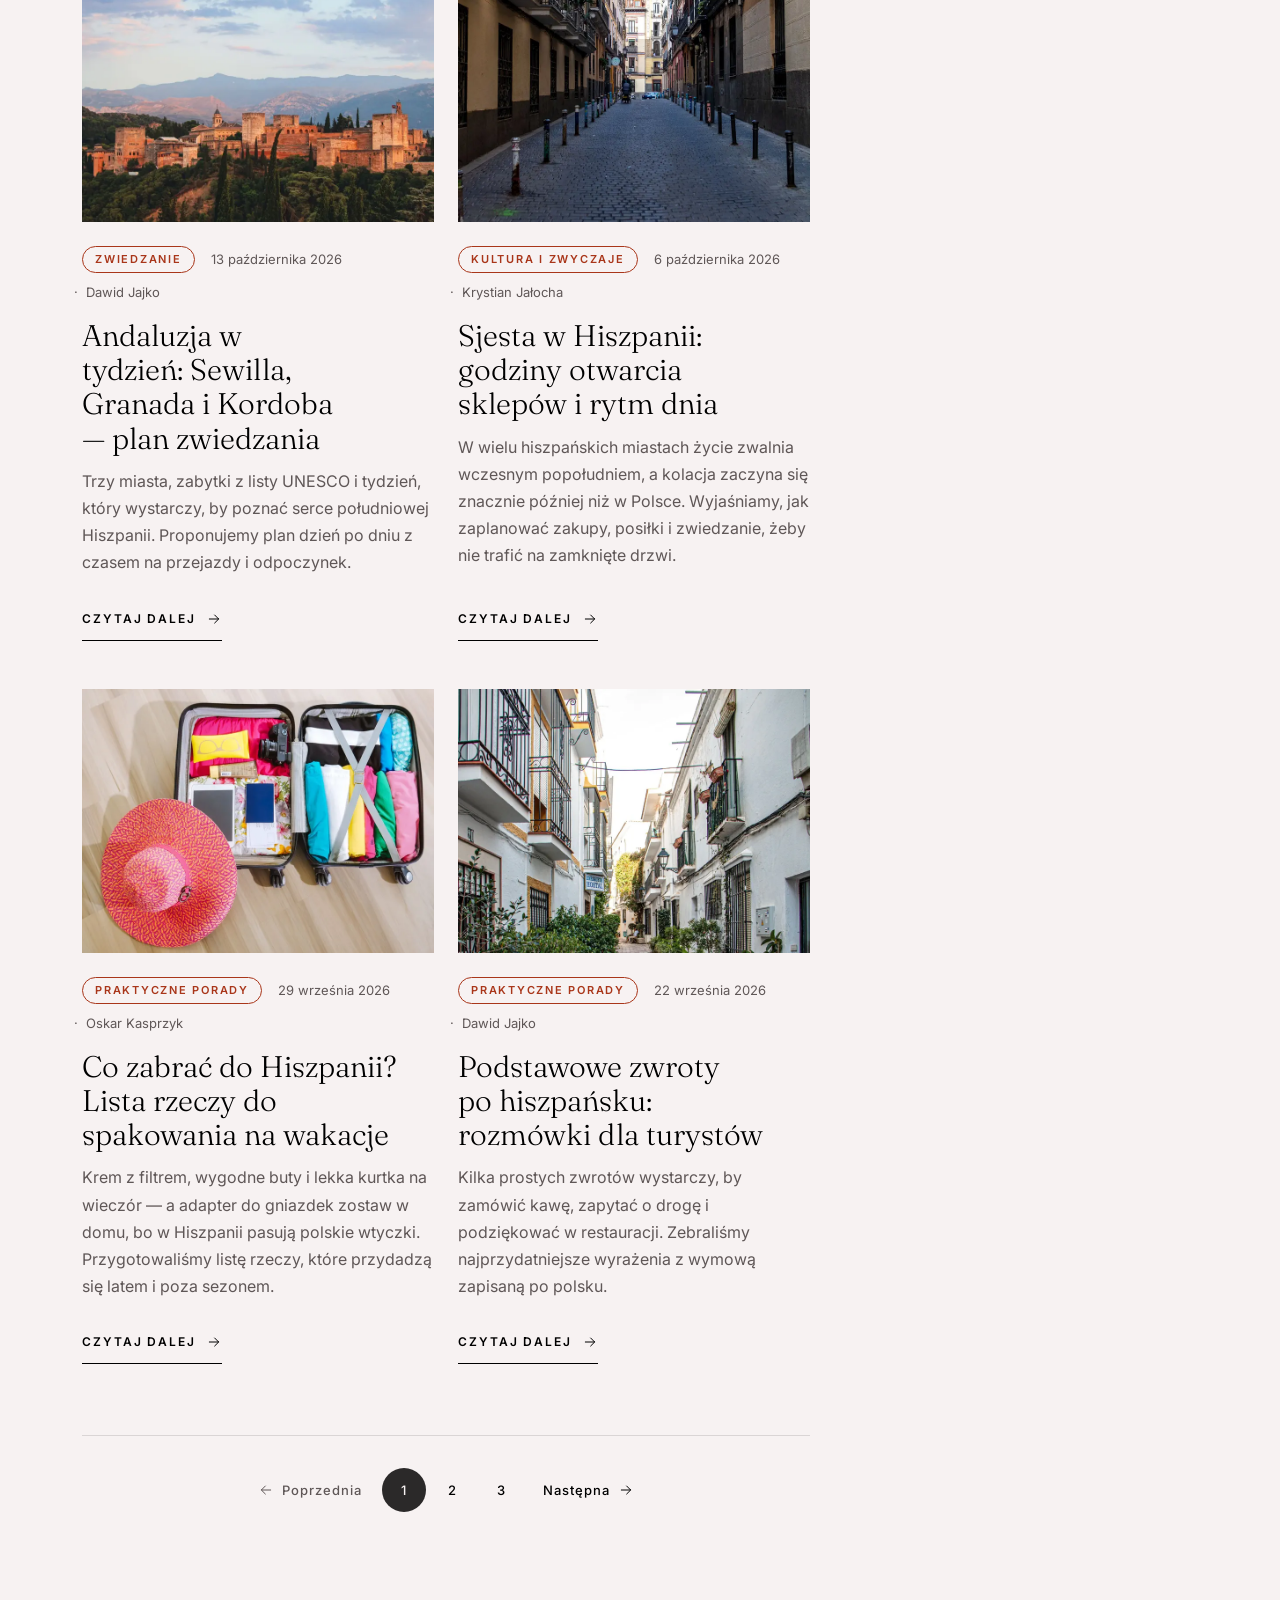
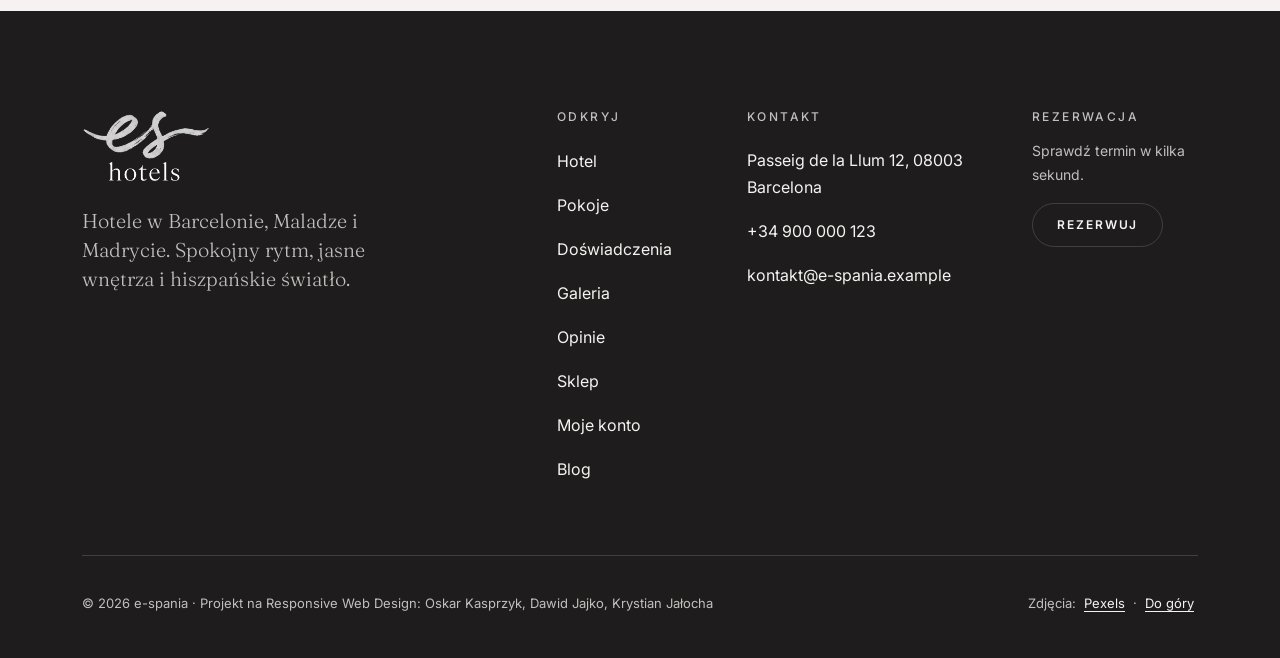
<file: site/blog.html>
<!DOCTYPE html>
<html lang="pl">
<head>
  <meta charset="UTF-8">
  <meta name="viewport" content="width=device-width, initial-scale=1.0">
  <title>Blog o Hiszpanii — porady przed podróżą | e-spania</title>
  <meta name="description" content="Blog o Hiszpanii dla turystów: kiedy jechać, co zjeść, co zwiedzić w Andaluzji i co spakować. Praktyczne porady, które pomogą zaplanować wyjazd do Hiszpanii.">
  <meta name="theme-color" content="#2B2929">

  <!-- Open Graph. Po publikacji strony podmień ścieżki na pełne adresy URL (https://...). -->
  <meta property="og:type" content="website">
  <meta property="og:locale" content="pl_PL">
  <meta property="og:site_name" content="e-spania">
  <meta property="og:title" content="Blog o Hiszpanii — porady przed podróżą">
  <meta property="og:description" content="Kiedy jechać, co zjeść, co zwiedzić i co spakować — praktyczne porady dla osób planujących wyjazd do Hiszpanii.">
  <meta property="og:url" content="blog.html">
  <link rel="next" href="blog-2.html">
  <meta property="og:image" content="assets/images/blog/og-blog.jpg">
  <meta property="og:image:width" content="1200">
  <meta property="og:image:height" content="630">
  <meta property="og:image:alt" content="Widok na dzielnicę Albaicín w Granadzie przez zdobiony łuk Alhambry">

  <link rel="icon" type="image/png" href="assets/logo/logo-dark.png">

  <link rel="preconnect" href="https://fonts.googleapis.com">
  <link rel="preconnect" href="https://fonts.gstatic.com" crossorigin>
  <link rel="preconnect" href="https://cdn.jsdelivr.net" crossorigin>
  <link href="https://fonts.googleapis.com/css2?family=Fraunces:ital,opsz,wght@0,9..144,300..600;1,9..144,300..500&family=Inter:wght@400;500;600&display=swap" rel="stylesheet">

  <link rel="preload" as="image" href="assets/images/blog/blog-header-960.webp" imagesrcset="assets/images/blog/blog-header-960.webp 960w, assets/images/blog/blog-header-1920.webp 1920w" imagesizes="100vw">

  <link href="https://cdn.jsdelivr.net/npm/bootstrap@5.3.3/dist/css/bootstrap.min.css" rel="stylesheet" integrity="sha384-QWTKZyjpPEjISv5WaRU9OFeRpok6YctnYmDr5pNlyT2bRjXh0JMhjY6hW+ALEwIH" crossorigin="anonymous">
  <link rel="stylesheet" href="https://cdn.jsdelivr.net/npm/bootstrap-icons@1.13.2/font/bootstrap-icons.min.css" integrity="sha384-nWN3KqaaVcbEsCjLSV+2jMjh62Iny/+mN3srM8TZeM8N6aj7eDl5wwYggjAJ4/sJ" crossorigin="anonymous">
  <link rel="stylesheet" href="css/styles.css">

  <!-- Klasa "js" włącza animacje tylko wtedy, gdy JavaScript działa. Kurtyna intro jest tylko na stronie głównej. -->
  <script>
    document.documentElement.classList.add('js', 'no-intro');
    // Wybrany język EN/ES: strona czeka ukryta, aż main.js podmieni teksty (najwyżej 3 s)
    try {
      const lang = localStorage.getItem('es-lang');
      if (lang === 'en' || lang === 'es') {
        document.documentElement.lang = lang;
        document.documentElement.classList.add('i18n-pending');
        setTimeout(() => document.documentElement.classList.remove('i18n-pending'), 3000);
      }
    } catch (e) { /* bez localStorage strona zostaje po polsku */ }
  </script>

  <!-- Dane strukturalne: blog z listą wpisów i ścieżka nawigacji -->
  <script type="application/ld+json">
  {
    "@context": "https://schema.org",
    "@graph": [
      {
        "@type": "Blog",
        "@id": "blog.html#blog",
        "name": "Blog e-spania — porady przed podróżą do Hiszpanii",
        "description": "Praktyczne porady dla turystów planujących wyjazd do Hiszpanii: pogoda, kuchnia, zwiedzanie, zwyczaje i pakowanie.",
        "url": "blog.html",
        "inLanguage": "pl",
        "publisher": {
          "@type": "Organization",
          "name": "e-spania",
          "logo": { "@type": "ImageObject", "url": "assets/logo/logo-dark.png" }
        },
        "blogPost": [
          {
            "@type": "BlogPosting",
            "headline": "Co zjeść w Hiszpanii? Dania kuchni hiszpańskiej, których warto spróbować",
            "datePublished": "2026-10-27",
            "author": { "@type": "Person", "name": "Krystian Jałocha" },
            "image": "assets/images/blog/tapas-800.webp",
            "articleSection": "Kuchnia"
          },
          {
            "@type": "BlogPosting",
            "headline": "Kiedy jechać do Hiszpanii? Pogoda i najlepszy termin na wyjazd",
            "url": "single.html",
            "datePublished": "2026-10-20",
            "author": { "@type": "Person", "name": "Oskar Kasprzyk" },
            "image": "assets/images/blog/pogoda-800.webp",
            "articleSection": "Planowanie podróży"
          },
          {
            "@type": "BlogPosting",
            "headline": "Andaluzja w tydzień: Sewilla, Granada i Kordoba — plan zwiedzania",
            "datePublished": "2026-10-13",
            "author": { "@type": "Person", "name": "Dawid Jajko" },
            "image": "assets/images/blog/andaluzja-800.webp",
            "articleSection": "Zwiedzanie"
          },
          {
            "@type": "BlogPosting",
            "headline": "Sjesta w Hiszpanii: godziny otwarcia sklepów i rytm dnia",
            "datePublished": "2026-10-06",
            "author": { "@type": "Person", "name": "Krystian Jałocha" },
            "image": "assets/images/blog/sjesta-800.webp",
            "articleSection": "Kultura i zwyczaje"
          },
          {
            "@type": "BlogPosting",
            "headline": "Co zabrać do Hiszpanii? Lista rzeczy do spakowania na wakacje",
            "datePublished": "2026-09-29",
            "author": { "@type": "Person", "name": "Oskar Kasprzyk" },
            "image": "assets/images/blog/pakowanie-800.webp",
            "articleSection": "Praktyczne porady"
          },
          {
            "@type": "BlogPosting",
            "headline": "Podstawowe zwroty po hiszpańsku: rozmówki dla turystów",
            "datePublished": "2026-09-22",
            "author": { "@type": "Person", "name": "Dawid Jajko" },
            "image": "assets/images/blog/zwroty-800.webp",
            "articleSection": "Praktyczne porady"
          }
        ]
      },
      {
        "@type": "BreadcrumbList",
        "itemListElement": [
          { "@type": "ListItem", "position": 1, "name": "Strona główna", "item": "index.html" },
          { "@type": "ListItem", "position": 2, "name": "Blog", "item": "blog.html" }
        ]
      }
    ]
  }
  </script>
</head>
<body>
  <a class="skip-link" href="#main">Przejdź do treści</a>

  <!-- Ikony SVG używane na stronie (rysunki w stylu Lucide, licencja ISC) -->
  <svg xmlns="http://www.w3.org/2000/svg" class="d-none" aria-hidden="true">
    <symbol id="i-chevron-down" viewBox="0 0 24 24"><path d="m6 9 6 6 6-6"/></symbol>
    <symbol id="i-close" viewBox="0 0 24 24"><path d="M18 6 6 18M6 6l12 12"/></symbol>
    <symbol id="i-arrow" viewBox="0 0 24 24"><path d="M5 12h14M13 6l6 6-6 6"/></symbol>
    <symbol id="i-arrow-left" viewBox="0 0 24 24"><path d="M19 12H5M11 18l-6-6 6-6"/></symbol>
    <symbol id="i-search" viewBox="0 0 24 24"><circle cx="11" cy="11" r="7"/><path d="m20 20-3.5-3.5"/></symbol>
    <symbol id="i-menu" viewBox="0 0 24 24"><path d="M3 8h18M3 16h18"/></symbol>
  </svg>

  <!-- ===================== HEADER ===================== -->
  <header class="site-header fixed-top">
    <nav class="navbar navbar-expand-xl site-nav" aria-label="Nawigacja główna">
      <div class="container-fluid site-nav__inner">
        <a class="navbar-brand site-nav__brand" href="index.html" aria-label="e-spania — strona główna">
          <img class="site-nav__logo site-nav__logo--light" src="assets/logo/logo-light.png" alt="" width="479" height="270">
          <img class="site-nav__logo site-nav__logo--dark" src="assets/logo/logo-dark.png" alt="" width="479" height="270">
        </a>

        <div class="offcanvas offcanvas-end site-menu" tabindex="-1" id="siteMenu" aria-labelledby="siteMenuLabel" data-bs-backdrop="false">
          <div class="offcanvas-header site-menu__header">
            <p class="offcanvas-title site-menu__title" id="siteMenuLabel">Menu</p>
            <button type="button" class="btn text-btn" data-bs-dismiss="offcanvas">
              <svg class="icon" aria-hidden="true"><use href="#i-close"/></svg>
              <span>Zamknij</span>
            </button>
          </div>
          <div class="offcanvas-body site-menu__body">
            <ul class="navbar-nav site-menu__list mx-xl-auto">
              <li class="nav-item"><a class="nav-link site-menu__link" href="index.html#hotel">Hotel</a></li>
              <li class="nav-item"><a class="nav-link site-menu__link" href="index.html#pokoje">Pokoje</a></li>
              <li class="nav-item"><a class="nav-link site-menu__link" href="index.html#doswiadczenia">Doświadczenia</a></li>
              <li class="nav-item"><a class="nav-link site-menu__link" href="index.html#galeria">Galeria</a></li>
              <li class="nav-item"><a class="nav-link site-menu__link" href="index.html#opinie">Opinie</a></li>
              <li class="nav-item"><a class="nav-link site-menu__link" href="#kontakt">Kontakt</a></li>
              <li class="nav-item"><a class="nav-link site-menu__link site-menu__link--featured site-menu__link--divider" href="sklep.html">Sklep</a></li>
              <li class="nav-item"><a class="nav-link site-menu__link site-menu__link--featured" href="blog.html" aria-current="page">Blog</a></li>
            </ul>
            <div class="site-menu__foot d-xl-none">
              <div class="site-menu__langs d-sm-none" role="group" aria-label="Język strony">
                <button class="btn lang-switch__item site-menu__lang" type="button" lang="pl" data-lang="pl" aria-current="true">PL</button>
                <button class="btn lang-switch__item site-menu__lang" type="button" lang="en" data-lang="en" aria-label="English">EN</button>
                <button class="btn lang-switch__item site-menu__lang" type="button" lang="es" data-lang="es" aria-label="Español">ES</button>
              </div>
              <p class="site-menu__note">Barcelona · Malaga · Madryt</p>
            </div>
          </div>
        </div>

        <div class="site-nav__actions d-flex align-items-center">
          <div class="dropdown lang-switch d-none d-sm-block">
            <button class="btn lang-switch__toggle" type="button" data-bs-toggle="dropdown" aria-expanded="false" aria-label="PL — wybierz język strony">
              <span>PL</span>
              <svg class="icon icon--sm" aria-hidden="true"><use href="#i-chevron-down"/></svg>
            </button>
            <ul class="dropdown-menu dropdown-menu-end lang-switch__menu">
              <li><button class="dropdown-item lang-switch__item active" type="button" lang="pl" data-lang="pl" aria-current="true">Polski</button></li>
              <li><button class="dropdown-item lang-switch__item" type="button" lang="en" data-lang="en">English</button></li>
              <li><button class="dropdown-item lang-switch__item" type="button" lang="es" data-lang="es">Español</button></li>
            </ul>
          </div>

          <a class="icon-btn nav-icon" href="konto.html" aria-label="Konto użytkownika"><i class="bi bi-person" aria-hidden="true"></i></a>
          <a class="icon-btn nav-icon" href="koszyk.html" aria-label="Koszyk, liczba produktów: 2">
            <i class="bi bi-cart" aria-hidden="true"></i>
            <span class="badge nav-badge" aria-hidden="true" data-cart-count>2</span>
          </a>

          <a class="btn btn-accent btn-book" href="index.html#rezerwacja">Rezerwuj</a>

          <button class="navbar-toggler icon-btn site-nav__toggler" type="button" data-bs-toggle="offcanvas" data-bs-target="#siteMenu" aria-controls="siteMenu" aria-label="Otwórz menu">
            <svg class="icon" aria-hidden="true"><use href="#i-menu"/></svg>
          </button>
        </div>
      </div>
    </nav>
    <span class="scroll-progress" aria-hidden="true"></span>
  </header>

  <!-- ===================== NAGŁÓWEK PODSTRONY ===================== -->
  <section class="page-header" aria-labelledby="page-title">
    <img class="page-header__image" src="assets/images/blog/blog-header-960.webp" srcset="assets/images/blog/blog-header-960.webp 960w, assets/images/blog/blog-header-1920.webp 1920w" sizes="100vw" width="1920" height="1080" fetchpriority="high" alt="Widok na białe domy dzielnicy Albaicín w Granadzie przez zdobiony łuk Alhambry">
    <div class="page-header__shade" aria-hidden="true"></div>
    <div class="container page-header__inner">
      <nav aria-label="breadcrumb">
        <ol class="breadcrumb blog-breadcrumb">
          <li class="breadcrumb-item"><a href="index.html">Strona główna</a></li>
          <li class="breadcrumb-item active" aria-current="page">Blog</li>
        </ol>
      </nav>
      <h1 class="page-header__title" id="page-title" data-reveal data-split>Blog o Hiszpanii: <em>porady przed podróżą</em></h1>
      <p class="page-header__text">Piszemy o tym, co warto wiedzieć przed wyjazdem do Hiszpanii — o pogodzie i sezonach, regionalnej kuchni, zwiedzaniu Andaluzji, lokalnych zwyczajach i pakowaniu walizki.</p>
    </div>
  </section>

  <!-- ===================== WPISY + PASEK BOCZNY ===================== -->
  <div class="container blog-layout">
    <div class="row gx-lg-5 gy-5">

      <main class="col-lg-8" id="main">
        <h2 class="blog-heading" id="wpisy">Najnowsze wpisy</h2>

        <div class="row gy-5 gx-4">
          <div class="col-md-6">
            <article class="card post-card" data-reveal>
              <figure class="post-card__media media-frame">
                <img src="assets/images/blog/tapas-800.webp" width="800" height="600" decoding="async" alt="Tapas na marmurowym stole: grzanki z pomidorem, krokiety i inne przekąski">
              </figure>
              <div class="card-body post-card__body">
                <div class="post-meta">
                  <span class="badge post-badge">Kuchnia</span>
                  <time datetime="2026-10-27">27 października 2026</time>
                  <span class="post-meta__author">Krystian Jałocha</span>
                </div>
                <h3 class="card-title post-card__title"><a href="single.html?autor=krystian">Co zjeść w Hiszpanii? Dania kuchni hiszpańskiej, których warto spróbować</a></h3>
                <p class="card-text post-card__lead">Tapas, paella czy tortilla de patatas — kuchnia hiszpańska to znacznie więcej niż kilka znanych nazw. Podpowiadamy, które dania zamówić i czym różnią się smaki poszczególnych regionów.</p>
                <a class="btn link-arrow" href="single.html?autor=krystian">Czytaj dalej<span class="visually-hidden">: Co zjeść w Hiszpanii?</span><svg class="icon icon--sm" aria-hidden="true"><use href="#i-arrow"/></svg></a>
              </div>
            </article>
          </div>
          <div class="col-md-6">
            <article class="card post-card" data-reveal>
              <figure class="post-card__media media-frame">
                <img src="assets/images/blog/pogoda-800.webp" width="800" height="600" decoding="async" alt="Skaliste wybrzeże Morza Śródziemnego z sosnami i turkusową wodą">
              </figure>
              <div class="card-body post-card__body">
                <div class="post-meta">
                  <span class="badge post-badge">Planowanie podróży</span>
                  <time datetime="2026-10-20">20 października 2026</time>
                  <span class="post-meta__author">Oskar Kasprzyk</span>
                </div>
                <h3 class="card-title post-card__title"><a href="single.html?autor=oskar">Kiedy jechać do Hiszpanii? Pogoda i najlepszy termin na wyjazd</a></h3>
                <p class="card-text post-card__lead">Pogoda w Hiszpanii mocno zależy od regionu: gdy w Andaluzji panuje upał, na północy bywa chłodno i deszczowo. Sprawdź, która pora roku najlepiej pasuje do plażowania, zwiedzania miast i aktywnego wypoczynku.</p>
                <a class="btn link-arrow" href="single.html?autor=oskar">Czytaj dalej<span class="visually-hidden">: Kiedy jechać do Hiszpanii?</span><svg class="icon icon--sm" aria-hidden="true"><use href="#i-arrow"/></svg></a>
              </div>
            </article>
          </div>
          <div class="col-md-6">
            <article class="card post-card" data-reveal>
              <figure class="post-card__media media-frame">
                <img src="assets/images/blog/andaluzja-800.webp" width="800" height="600" loading="lazy" decoding="async" alt="Alhambra w Granadzie o zachodzie słońca na tle gór Sierra Nevada">
              </figure>
              <div class="card-body post-card__body">
                <div class="post-meta">
                  <span class="badge post-badge">Zwiedzanie</span>
                  <time datetime="2026-10-13">13 października 2026</time>
                  <span class="post-meta__author">Dawid Jajko</span>
                </div>
                <h3 class="card-title post-card__title"><a href="single.html?autor=dawid">Andaluzja w tydzień: Sewilla, Granada i Kordoba — plan zwiedzania</a></h3>
                <p class="card-text post-card__lead">Trzy miasta, zabytki z listy UNESCO i tydzień, który wystarczy, by poznać serce południowej Hiszpanii. Proponujemy plan dzień po dniu z czasem na przejazdy i odpoczynek.</p>
                <a class="btn link-arrow" href="single.html?autor=dawid">Czytaj dalej<span class="visually-hidden">: Andaluzja w tydzień</span><svg class="icon icon--sm" aria-hidden="true"><use href="#i-arrow"/></svg></a>
              </div>
            </article>
          </div>
          <div class="col-md-6">
            <article class="card post-card" data-reveal>
              <figure class="post-card__media media-frame">
                <img src="assets/images/blog/sjesta-800.webp" width="800" height="600" loading="lazy" decoding="async" alt="Pusta, brukowana uliczka między kamienicami z balkonami w Madrycie">
              </figure>
              <div class="card-body post-card__body">
                <div class="post-meta">
                  <span class="badge post-badge">Kultura i zwyczaje</span>
                  <time datetime="2026-10-06">6 października 2026</time>
                  <span class="post-meta__author">Krystian Jałocha</span>
                </div>
                <h3 class="card-title post-card__title"><a href="single.html?autor=krystian">Sjesta w Hiszpanii: godziny otwarcia sklepów i rytm dnia</a></h3>
                <p class="card-text post-card__lead">W wielu hiszpańskich miastach życie zwalnia wczesnym popołudniem, a kolacja zaczyna się znacznie później niż w Polsce. Wyjaśniamy, jak zaplanować zakupy, posiłki i zwiedzanie, żeby nie trafić na zamknięte drzwi.</p>
                <a class="btn link-arrow" href="single.html?autor=krystian">Czytaj dalej<span class="visually-hidden">: Sjesta w Hiszpanii</span><svg class="icon icon--sm" aria-hidden="true"><use href="#i-arrow"/></svg></a>
              </div>
            </article>
          </div>
          <div class="col-md-6">
            <article class="card post-card" data-reveal>
              <figure class="post-card__media media-frame">
                <img src="assets/images/blog/pakowanie-800.webp" width="800" height="600" loading="lazy" decoding="async" alt="Otwarta walizka z kolorowymi ubraniami, aparatem i paszportem obok kapelusza przeciwsłonecznego">
              </figure>
              <div class="card-body post-card__body">
                <div class="post-meta">
                  <span class="badge post-badge">Praktyczne porady</span>
                  <time datetime="2026-09-29">29 września 2026</time>
                  <span class="post-meta__author">Oskar Kasprzyk</span>
                </div>
                <h3 class="card-title post-card__title"><a href="single.html?autor=oskar">Co zabrać do Hiszpanii? Lista rzeczy do spakowania na wakacje</a></h3>
                <p class="card-text post-card__lead">Krem z filtrem, wygodne buty i lekka kurtka na wieczór — a adapter do gniazdek zostaw w domu, bo w Hiszpanii pasują polskie wtyczki. Przygotowaliśmy listę rzeczy, które przydadzą się latem i poza sezonem.</p>
                <a class="btn link-arrow" href="single.html?autor=oskar">Czytaj dalej<span class="visually-hidden">: Co zabrać do Hiszpanii?</span><svg class="icon icon--sm" aria-hidden="true"><use href="#i-arrow"/></svg></a>
              </div>
            </article>
          </div>
          <div class="col-md-6">
            <article class="card post-card" data-reveal>
              <figure class="post-card__media media-frame">
                <img src="assets/images/blog/zwroty-800.webp" width="800" height="600" loading="lazy" decoding="async" alt="Wąska, bielona uliczka z balkonami i roślinami w starym mieście Marbelli">
              </figure>
              <div class="card-body post-card__body">
                <div class="post-meta">
                  <span class="badge post-badge">Praktyczne porady</span>
                  <time datetime="2026-09-22">22 września 2026</time>
                  <span class="post-meta__author">Dawid Jajko</span>
                </div>
                <h3 class="card-title post-card__title"><a href="single.html?autor=dawid">Podstawowe zwroty po hiszpańsku: rozmówki dla turystów</a></h3>
                <p class="card-text post-card__lead">Kilka prostych zwrotów wystarczy, by zamówić kawę, zapytać o drogę i podziękować w restauracji. Zebraliśmy najprzydatniejsze wyrażenia z wymową zapisaną po polsku.</p>
                <a class="btn link-arrow" href="single.html?autor=dawid">Czytaj dalej<span class="visually-hidden">: Podstawowe zwroty po hiszpańsku</span><svg class="icon icon--sm" aria-hidden="true"><use href="#i-arrow"/></svg></a>
              </div>
            </article>
          </div>
        </div>

        <!-- Paginacja archiwum: strony 1–3 (blog.html, blog-2.html, blog-3.html) -->
        <nav aria-label="Strony archiwum wpisów">
          <ul class="pagination blog-pagination justify-content-center">
            <li class="page-item disabled">
              <span class="page-link"><svg class="icon icon--sm" aria-hidden="true"><use href="#i-arrow-left"/></svg><span class="blog-pagination__label">Poprzednia</span></span>
            </li>
            <li class="page-item active" aria-current="page"><span class="page-link"><span class="visually-hidden">Strona </span>1</span></li>
            <li class="page-item"><a class="page-link" href="blog-2.html#wpisy"><span class="visually-hidden">Strona </span>2</a></li>
            <li class="page-item"><a class="page-link" href="blog-3.html#wpisy"><span class="visually-hidden">Strona </span>3</a></li>
            <li class="page-item">
              <a class="page-link" href="blog-2.html#wpisy" rel="next"><span class="blog-pagination__label">Następna</span><svg class="icon icon--sm" aria-hidden="true"><use href="#i-arrow"/></svg></a>
            </li>
          </ul>
        </nav>
      </main>

      <aside class="col-lg-4 blog-sidebar" aria-label="Pasek boczny bloga">
        <section class="sidebar-block" aria-labelledby="search-title">
          <h2 class="sidebar-block__title" id="search-title">Szukaj na blogu</h2>
          <form class="blog-search" role="search" novalidate data-demo-form data-demo-title="Wyszukiwarka" data-demo-text="Wyszukiwanie wpisów uruchomimy wkrótce. Tymczasem zajrzyj do kategorii obok.">
            <label class="visually-hidden" for="blogSearch">Szukaj wpisów na blogu</label>
            <div class="blog-search__group">
              <input class="form-control blog-search__input" type="search" id="blogSearch" name="q" placeholder="np. pogoda, tapas, Sewilla" required minlength="2" aria-describedby="blogSearchError">
              <button class="btn icon-btn blog-search__button" type="submit" aria-label="Szukaj">
                <svg class="icon" aria-hidden="true"><use href="#i-search"/></svg>
              </button>
            </div>
            <p class="invalid-feedback" id="blogSearchError">Wpisz co najmniej 2 znaki.</p>
          </form>
        </section>

        <section class="sidebar-block" aria-labelledby="categories-title">
          <h2 class="sidebar-block__title" id="categories-title">Kategorie</h2>
          <ul class="list-group category-list">
            <li class="list-group-item"><a class="category-list__link" href="blog.html#wpisy">Planowanie podróży <span class="badge count-badge"><span class="visually-hidden">liczba wpisów: </span>2</span></a></li>
            <li class="list-group-item"><a class="category-list__link" href="blog.html#wpisy">Zwiedzanie <span class="badge count-badge"><span class="visually-hidden">liczba wpisów: </span>4</span></a></li>
            <li class="list-group-item"><a class="category-list__link" href="blog.html#wpisy">Kuchnia <span class="badge count-badge"><span class="visually-hidden">liczba wpisów: </span>3</span></a></li>
            <li class="list-group-item"><a class="category-list__link" href="blog.html#wpisy">Kultura i zwyczaje <span class="badge count-badge"><span class="visually-hidden">liczba wpisów: </span>2</span></a></li>
            <li class="list-group-item"><a class="category-list__link" href="blog.html#wpisy">Praktyczne porady <span class="badge count-badge"><span class="visually-hidden">liczba wpisów: </span>4</span></a></li>
          </ul>
        </section>

        <section class="sidebar-block" aria-labelledby="featured-title">
          <h2 class="sidebar-block__title" id="featured-title">Polecane artykuły</h2>
          <ul class="featured-list">
            <li>
              <a class="featured-post" href="single.html?autor=oskar">
                <span class="featured-post__thumb media-frame"><img src="assets/images/blog/pogoda-thumb.webp" width="240" height="180" loading="lazy" decoding="async" alt="Miniatura: skaliste wybrzeże Morza Śródziemnego"></span>
                <span>
                  <span class="featured-post__title">Kiedy jechać do Hiszpanii? Pogoda i najlepszy termin</span>
                  <time class="featured-post__date" datetime="2026-10-20">20 października 2026</time>
                </span>
              </a>
            </li>
            <li>
              <a class="featured-post" href="single.html?autor=dawid">
                <span class="featured-post__thumb media-frame"><img src="assets/images/blog/andaluzja-thumb.webp" width="240" height="180" loading="lazy" decoding="async" alt="Miniatura: Alhambra w Granadzie"></span>
                <span>
                  <span class="featured-post__title">Andaluzja w tydzień: plan zwiedzania</span>
                  <time class="featured-post__date" datetime="2026-10-13">13 października 2026</time>
                </span>
              </a>
            </li>
            <li>
              <a class="featured-post" href="single.html?autor=oskar">
                <span class="featured-post__thumb media-frame"><img src="assets/images/blog/pakowanie-thumb.webp" width="240" height="180" loading="lazy" decoding="async" alt="Miniatura: spakowana walizka i kapelusz"></span>
                <span>
                  <span class="featured-post__title">Co zabrać do Hiszpanii? Lista rzeczy do spakowania</span>
                  <time class="featured-post__date" datetime="2026-09-29">29 września 2026</time>
                </span>
              </a>
            </li>
          </ul>
        </section>
      </aside>

    </div>
  </div>

  <!-- ===================== FOOTER ===================== -->
  <footer class="site-footer" id="kontakt">
    <div class="container">
      <div class="row gy-5">
        <div class="col-lg-4">
          <img class="site-footer__logo" src="assets/logo/logo-light.png" width="479" height="270" loading="lazy" alt="e-spania — es hotels">
          <p class="site-footer__claim">Hotele w Barcelonie, Maladze i Madrycie. Spokojny rytm, jasne wnętrza i hiszpańskie światło.</p>
        </div>
        <div class="col-6 col-md-4 col-lg-2 offset-lg-1">
          <h2 class="site-footer__heading">Odkryj</h2>
          <ul class="site-footer__list">
            <li><a href="index.html#hotel">Hotel</a></li>
            <li><a href="index.html#pokoje">Pokoje</a></li>
            <li><a href="index.html#doswiadczenia">Doświadczenia</a></li>
            <li><a href="index.html#galeria">Galeria</a></li>
            <li><a href="index.html#opinie">Opinie</a></li>
            <li><a href="sklep.html">Sklep</a></li>
            <li><a href="konto.html">Moje konto</a></li>
            <li><a href="blog.html">Blog</a></li>
          </ul>
        </div>
        <div class="col-6 col-md-4 col-lg-3">
          <h2 class="site-footer__heading">Kontakt</h2>
          <address class="site-footer__list site-footer__address">
            <span data-city="address">Passeig de la Llum 12, 08003 Barcelona</span>
            <a href="tel:+34900000123">+34&nbsp;900&nbsp;000&nbsp;123</a>
            <a href="mailto:kontakt@e-spania.example">kontakt@e-spania.example</a>
          </address>
        </div>
        <div class="col-md-4 col-lg-2">
          <h2 class="site-footer__heading">Rezerwacja</h2>
          <p class="site-footer__small">Sprawdź termin w kilka sekund.</p>
          <a class="btn btn-ghost" href="index.html#rezerwacja">Rezerwuj</a>
        </div>
      </div>
      <div class="site-footer__bottom d-flex flex-column flex-md-row justify-content-between align-items-md-center gap-3">
        <p class="mb-0">© 2026 e-spania · Projekt na Responsive Web Design: Oskar Kasprzyk, Dawid Jajko, Krystian Jałocha</p>
        <p class="mb-0">Zdjęcia: <a href="https://www.pexels.com/" target="_blank" rel="noopener">Pexels<span class="visually-hidden"> (otwiera się w nowej karcie)</span></a> · <a href="blog.html" data-action="scroll-top">Do góry</a></p>
      </div>
    </div>
  </footer>

  <!-- ===================== POWIADOMIENIA (toast) ===================== -->
  <div class="toast-container position-fixed p-3 es-toast-container">
    <div class="toast es-toast" id="appToast" role="status" aria-live="polite" aria-atomic="true">
      <div class="es-toast__body">
        <p class="es-toast__title" id="appToastTitle"></p>
        <p class="es-toast__text" id="appToastText"></p>
      </div>
      <button type="button" class="icon-btn es-toast__close" data-bs-dismiss="toast" aria-label="Zamknij powiadomienie"><svg class="icon icon--sm" aria-hidden="true"><use href="#i-close"/></svg></button>
    </div>
  </div>

  <script src="https://cdn.jsdelivr.net/npm/bootstrap@5.3.3/dist/js/bootstrap.bundle.min.js" integrity="sha384-YvpcrYf0tY3lHB60NNkmXc5s9fDVZLESaAA55NDzOxhy9GkcIdslK1eN7N6jIeHz" crossorigin="anonymous" defer></script>
  <script src="js/i18n-en.js" defer></script>
  <script src="js/i18n-es.js" defer></script>
  <script src="js/main.js" defer></script>
  <script src="js/shop-data.js" defer></script>
  <script src="js/shop.js" defer></script>
</body>
</html>
</file>
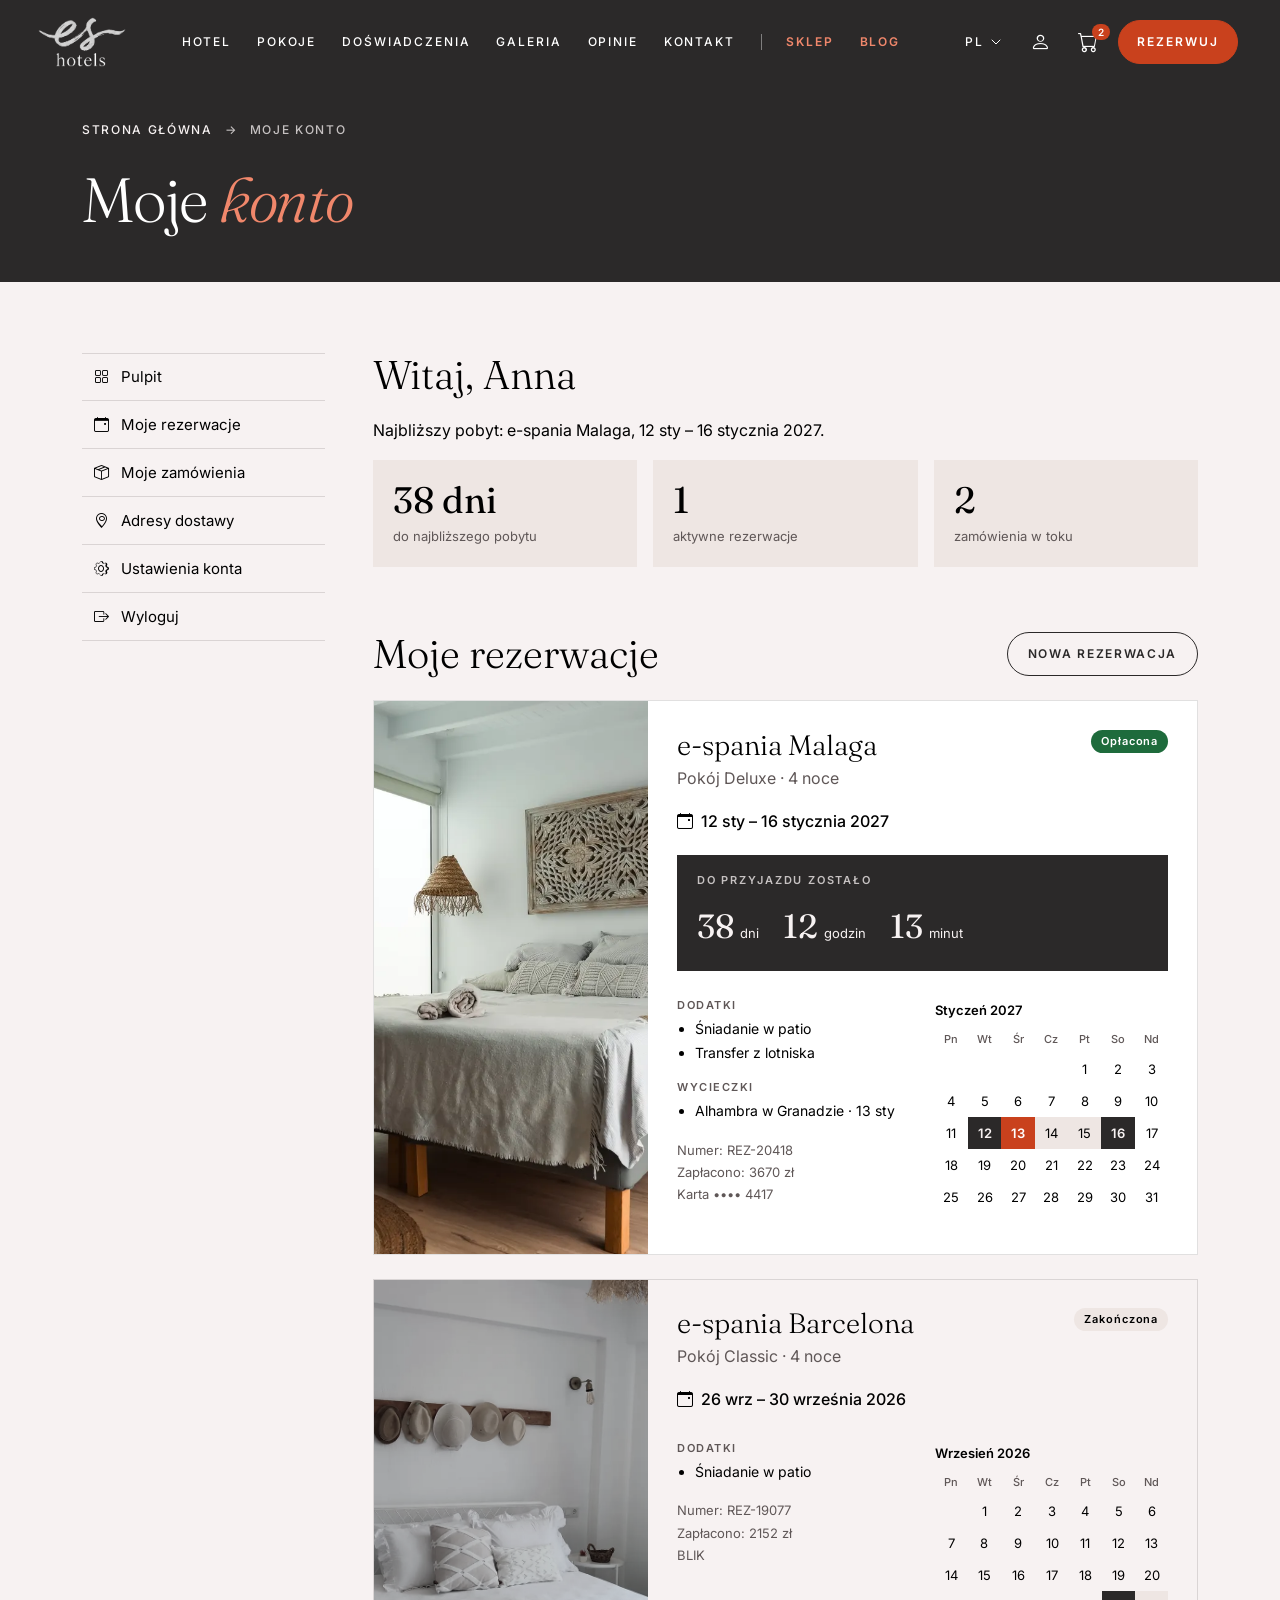
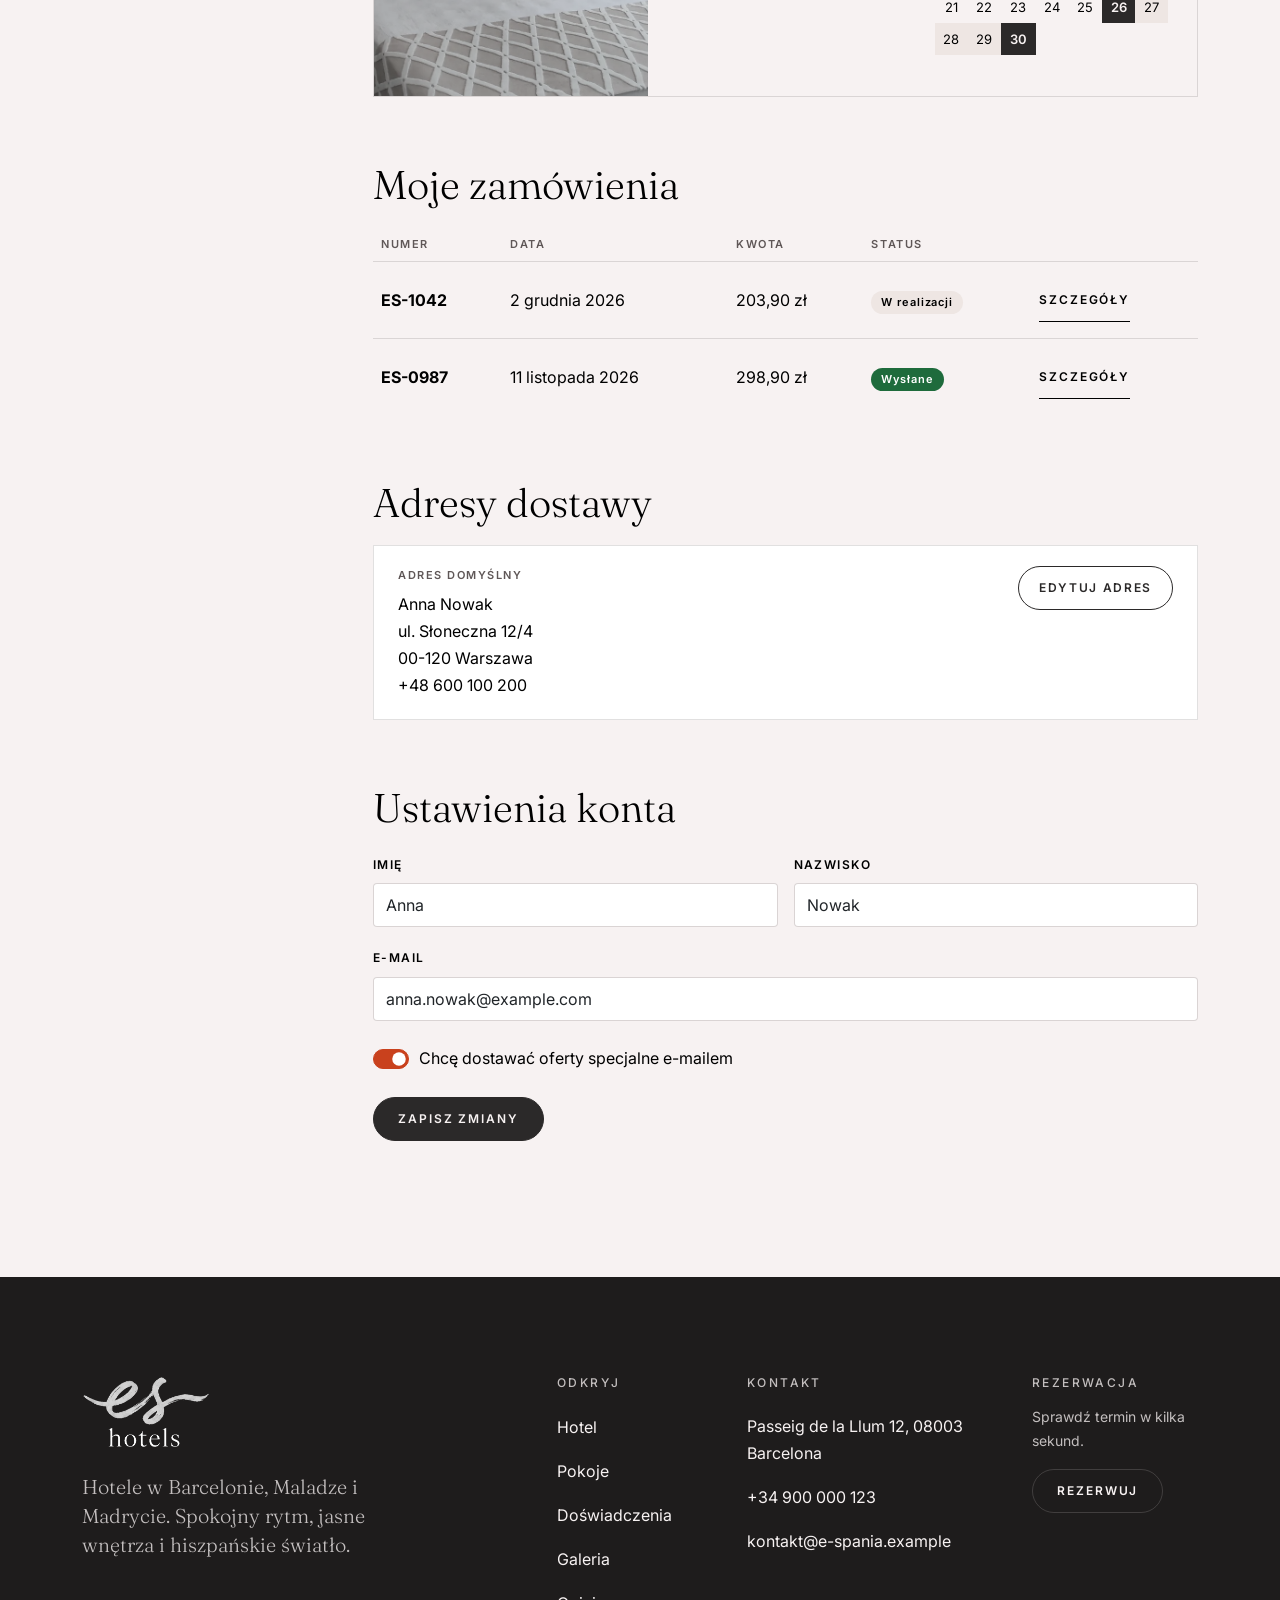
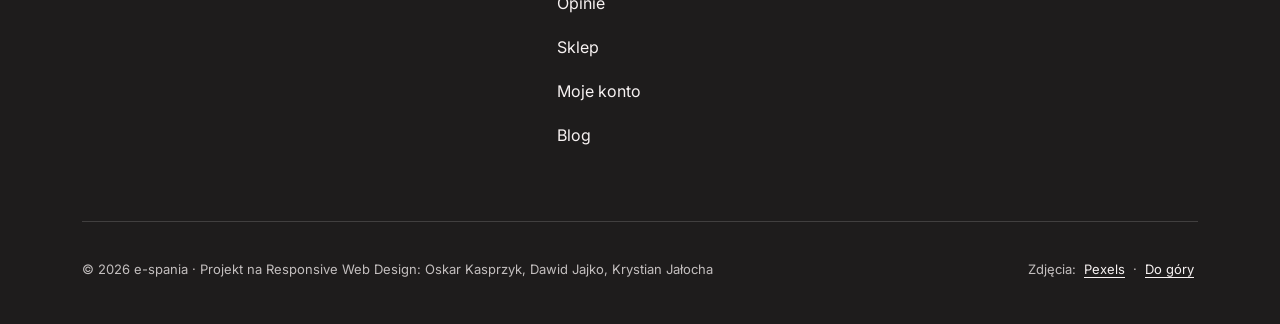
<file: site/konto.html>
<!DOCTYPE html>
<html lang="pl">
<head>
  <meta charset="UTF-8">
  <meta name="viewport" content="width=device-width, initial-scale=1.0">
  <title>Moje konto — rezerwacje i zamówienia | e-spania</title>
  <meta name="description" content="Twoje konto e-spania: rezerwacje z kalendarzem i odliczaniem do przyjazdu, historia zamówień, adres dostawy i ustawienia.">
  <meta name="theme-color" content="#2B2929">

  <!-- Open Graph. Po publikacji strony podmień ścieżki na pełne adresy URL (https://...). -->
  <meta property="og:type" content="website">
  <meta property="og:locale" content="pl_PL">
  <meta property="og:site_name" content="e-spania">
  <meta property="og:title" content="Moje konto — e-spania">
  <meta property="og:description" content="Twoje konto e-spania: rezerwacje z kalendarzem i odliczaniem do przyjazdu, historia zamówień, adres dostawy i ustawienia.">
  <meta property="og:url" content="konto.html">
  <meta property="og:image" content="assets/images/sklep/og-sklep.jpg">
  <meta property="og:image:width" content="1200">
  <meta property="og:image:height" content="630">
  <meta property="og:image:alt" content="Złożone ręczniki w piaskowe i granatowe pasy">

  <link rel="icon" type="image/png" href="assets/logo/logo-dark.png">

  <link rel="preconnect" href="https://fonts.googleapis.com">
  <link rel="preconnect" href="https://fonts.gstatic.com" crossorigin>
  <link rel="preconnect" href="https://cdn.jsdelivr.net" crossorigin>
  <link href="https://fonts.googleapis.com/css2?family=Fraunces:ital,opsz,wght@0,9..144,300..600;1,9..144,300..500&family=Inter:wght@400;500;600&display=swap" rel="stylesheet">

  <link href="https://cdn.jsdelivr.net/npm/bootstrap@5.3.3/dist/css/bootstrap.min.css" rel="stylesheet" integrity="sha384-QWTKZyjpPEjISv5WaRU9OFeRpok6YctnYmDr5pNlyT2bRjXh0JMhjY6hW+ALEwIH" crossorigin="anonymous">
  <link rel="stylesheet" href="https://cdn.jsdelivr.net/npm/bootstrap-icons@1.13.2/font/bootstrap-icons.min.css" integrity="sha384-nWN3KqaaVcbEsCjLSV+2jMjh62Iny/+mN3srM8TZeM8N6aj7eDl5wwYggjAJ4/sJ" crossorigin="anonymous">
  <link rel="stylesheet" href="css/styles.css">

  <script>
    document.documentElement.classList.add('js', 'no-intro');
    // Wybrany język EN/ES: strona czeka ukryta, aż main.js podmieni teksty (najwyżej 3 s)
    try {
      const lang = localStorage.getItem('es-lang');
      if (lang === 'en' || lang === 'es') {
        document.documentElement.lang = lang;
        document.documentElement.classList.add('i18n-pending');
        setTimeout(() => document.documentElement.classList.remove('i18n-pending'), 3000);
      }
    } catch (e) { /* bez localStorage strona zostaje po polsku */ }
  </script>

  <script type="application/ld+json">
  {
    "@context": "https://schema.org",
    "@graph": [
      {
        "@type": "WebPage",
        "name": "Moje konto",
        "description": "Twoje konto e-spania: rezerwacje z kalendarzem i odliczaniem do przyjazdu, historia zamówień, adres dostawy i ustawienia.",
        "url": "konto.html",
        "inLanguage": "pl"
      },
      {
        "@type": "BreadcrumbList",
        "itemListElement": [
          {
            "@type": "ListItem",
            "position": 1,
            "name": "Strona główna",
            "item": "index.html"
          },
          {
            "@type": "ListItem",
            "position": 2,
            "name": "Moje konto",
            "item": "konto.html"
          }
        ]
      }
    ]
  }
  </script>
</head>
<body data-page="konto">
  <a class="skip-link" href="#main">Przejdź do treści</a>

  <!-- Ikony SVG używane na stronie (rysunki w stylu Lucide, licencja ISC) -->
  <svg xmlns="http://www.w3.org/2000/svg" class="d-none" aria-hidden="true">
    <symbol id="i-chevron-down" viewBox="0 0 24 24"><path d="m6 9 6 6 6-6"/></symbol>
    <symbol id="i-close" viewBox="0 0 24 24"><path d="M18 6 6 18M6 6l12 12"/></symbol>
    <symbol id="i-arrow" viewBox="0 0 24 24"><path d="M5 12h14M13 6l6 6-6 6"/></symbol>
    <symbol id="i-arrow-left" viewBox="0 0 24 24"><path d="M19 12H5M11 18l-6-6 6-6"/></symbol>
    <symbol id="i-search" viewBox="0 0 24 24"><circle cx="11" cy="11" r="7"/><path d="m20 20-3.5-3.5"/></symbol>
    <symbol id="i-menu" viewBox="0 0 24 24"><path d="M3 8h18M3 16h18"/></symbol>
  </svg>

  <!-- ===================== HEADER ===================== -->
  <header class="site-header fixed-top">
    <nav class="navbar navbar-expand-xl site-nav" aria-label="Nawigacja główna">
      <div class="container-fluid site-nav__inner">
        <a class="navbar-brand site-nav__brand" href="index.html" aria-label="e-spania — strona główna">
          <img class="site-nav__logo site-nav__logo--light" src="assets/logo/logo-light.png" alt="" width="479" height="270">
          <img class="site-nav__logo site-nav__logo--dark" src="assets/logo/logo-dark.png" alt="" width="479" height="270">
        </a>

        <div class="offcanvas offcanvas-end site-menu" tabindex="-1" id="siteMenu" aria-labelledby="siteMenuLabel" data-bs-backdrop="false">
          <div class="offcanvas-header site-menu__header">
            <p class="offcanvas-title site-menu__title" id="siteMenuLabel">Menu</p>
            <button type="button" class="btn text-btn" data-bs-dismiss="offcanvas">
              <svg class="icon" aria-hidden="true"><use href="#i-close"/></svg>
              <span>Zamknij</span>
            </button>
          </div>
          <div class="offcanvas-body site-menu__body">
            <ul class="navbar-nav site-menu__list mx-xl-auto">
              <li class="nav-item"><a class="nav-link site-menu__link" href="index.html#hotel">Hotel</a></li>
              <li class="nav-item"><a class="nav-link site-menu__link" href="index.html#pokoje">Pokoje</a></li>
              <li class="nav-item"><a class="nav-link site-menu__link" href="index.html#doswiadczenia">Doświadczenia</a></li>
              <li class="nav-item"><a class="nav-link site-menu__link" href="index.html#galeria">Galeria</a></li>
              <li class="nav-item"><a class="nav-link site-menu__link" href="index.html#opinie">Opinie</a></li>
              <li class="nav-item"><a class="nav-link site-menu__link" href="#kontakt">Kontakt</a></li>
              <li class="nav-item"><a class="nav-link site-menu__link site-menu__link--featured site-menu__link--divider" href="sklep.html">Sklep</a></li>
              <li class="nav-item"><a class="nav-link site-menu__link site-menu__link--featured" href="blog.html">Blog</a></li>
            </ul>
            <div class="site-menu__foot d-xl-none">
              <div class="site-menu__langs d-sm-none" role="group" aria-label="Język strony">
                <button class="btn lang-switch__item site-menu__lang" type="button" lang="pl" data-lang="pl" aria-current="true">PL</button>
                <button class="btn lang-switch__item site-menu__lang" type="button" lang="en" data-lang="en" aria-label="English">EN</button>
                <button class="btn lang-switch__item site-menu__lang" type="button" lang="es" data-lang="es" aria-label="Español">ES</button>
              </div>
              <p class="site-menu__note">Barcelona · Malaga · Madryt</p>
            </div>
          </div>
        </div>

        <div class="site-nav__actions d-flex align-items-center">
          <div class="dropdown lang-switch d-none d-sm-block">
            <button class="btn lang-switch__toggle" type="button" data-bs-toggle="dropdown" aria-expanded="false" aria-label="PL — wybierz język strony">
              <span>PL</span>
              <svg class="icon icon--sm" aria-hidden="true"><use href="#i-chevron-down"/></svg>
            </button>
            <ul class="dropdown-menu dropdown-menu-end lang-switch__menu">
              <li><button class="dropdown-item lang-switch__item active" type="button" lang="pl" data-lang="pl" aria-current="true">Polski</button></li>
              <li><button class="dropdown-item lang-switch__item" type="button" lang="en" data-lang="en">English</button></li>
              <li><button class="dropdown-item lang-switch__item" type="button" lang="es" data-lang="es">Español</button></li>
            </ul>
          </div>

          <a class="icon-btn nav-icon" href="konto.html" aria-current="page" aria-label="Konto użytkownika"><i class="bi bi-person" aria-hidden="true"></i></a>
          <a class="icon-btn nav-icon" href="koszyk.html" aria-label="Koszyk, liczba produktów: 2">
            <i class="bi bi-cart" aria-hidden="true"></i>
            <span class="badge nav-badge" aria-hidden="true" data-cart-count>2</span>
          </a>

          <a class="btn btn-accent btn-book" href="index.html#rezerwacja">Rezerwuj</a>

          <button class="navbar-toggler icon-btn site-nav__toggler" type="button" data-bs-toggle="offcanvas" data-bs-target="#siteMenu" aria-controls="siteMenu" aria-label="Otwórz menu">
            <svg class="icon" aria-hidden="true"><use href="#i-menu"/></svg>
          </button>
        </div>
      </div>
    </nav>
    <span class="scroll-progress" aria-hidden="true"></span>
  </header>

  <section class="page-header page-header--plain" aria-labelledby="page-title">
    <div class="container page-header__inner">
      <nav aria-label="breadcrumb">
        <ol class="breadcrumb blog-breadcrumb">
          <li class="breadcrumb-item"><a href="index.html">Strona główna</a></li>
          <li class="breadcrumb-item active" aria-current="page">Moje konto</li>
        </ol>
      </nav>
      <h1 class="page-header__title" id="page-title">Moje <em>konto</em></h1>
    </div>
  </section>

  <div class="container shop-layout">
    <div class="row gx-lg-5 gy-5">
      <aside class="col-lg-3" aria-label="Menu konta">
        <nav class="account-nav-wrap" aria-label="Sekcje konta">
          <div class="list-group account-nav">
            <a class="list-group-item list-group-item-action" href="#pulpit"><i class="bi bi-grid" aria-hidden="true"></i> Pulpit</a>
            <a class="list-group-item list-group-item-action" href="#rezerwacje"><i class="bi bi-calendar-event" aria-hidden="true"></i> Moje rezerwacje</a>
            <a class="list-group-item list-group-item-action" href="#zamowienia"><i class="bi bi-box-seam" aria-hidden="true"></i> Moje zamówienia</a>
            <a class="list-group-item list-group-item-action" href="#adresy"><i class="bi bi-geo-alt" aria-hidden="true"></i> Adresy dostawy</a>
            <a class="list-group-item list-group-item-action" href="#ustawienia"><i class="bi bi-gear" aria-hidden="true"></i> Ustawienia konta</a>
            <a class="list-group-item list-group-item-action" href="index.html"><i class="bi bi-box-arrow-right" aria-hidden="true"></i> Wyloguj</a>
          </div>
        </nav>
      </aside>

      <main class="col-lg-9" id="main">
        <div class="account-success" id="accountSuccess" role="status" tabindex="-1" hidden>
          <i class="bi bi-check-circle" aria-hidden="true"></i>
          <div>
            <p class="account-success__title" id="accountSuccessTitle"></p>
            <p class="account-success__text" id="accountSuccessText"></p>
          </div>
        </div>

        <section class="account-section" id="pulpit" aria-labelledby="accountGreeting">
          <h2 class="account-section__title" id="accountGreeting">Witaj, Anna</h2>
          <p id="accountIntro">Tu znajdziesz swoje pobyty, zamówienia i dane.</p>
          <div class="row g-3">
            <div class="col-sm-4"><div class="account-stat"><span class="account-stat__value" id="statNext">—</span><span class="account-stat__label">do najbliższego pobytu</span></div></div>
            <div class="col-6 col-sm-4"><div class="account-stat"><span class="account-stat__value" id="statBookings">1</span><span class="account-stat__label">aktywne rezerwacje</span></div></div>
            <div class="col-6 col-sm-4"><div class="account-stat"><span class="account-stat__value" id="statOrders">2</span><span class="account-stat__label">zamówienia w toku</span></div></div>
          </div>
        </section>

        <section class="account-section" id="rezerwacje" aria-labelledby="bookings-title">
          <div class="d-flex flex-wrap justify-content-between align-items-center gap-3 account-section__head">
            <h2 class="account-section__title mb-0" id="bookings-title">Moje rezerwacje</h2>
            <a class="btn btn-outline-ink" href="rezerwacja.html">Nowa rezerwacja</a>
          </div>
          <div id="accountBookings">
            <p class="account-empty">Twoje rezerwacje pojawią się tutaj.</p>
          </div>
        </section>

        <section class="account-section" id="zamowienia" aria-labelledby="orders-title">
          <h2 class="account-section__title" id="orders-title">Moje zamówienia</h2>
          <div class="table-responsive">
            <table class="table orders-table">
              <caption class="visually-hidden">Historia zamówień</caption>
              <thead>
                <tr><th scope="col">Numer</th><th scope="col">Data</th><th scope="col">Kwota</th><th scope="col">Status</th><th scope="col"><span class="visually-hidden">Akcja</span></th></tr>
              </thead>
              <tbody id="ordersBody">
                <tr><th scope="row" data-label="Numer">ES-1042</th><td data-label="Data">3 listopada 2026</td><td data-label="Kwota">203,90 zł</td><td data-label="Status"><span class="badge status-badge">W realizacji</span></td><td data-label="Akcja"><a class="btn link-arrow" href="#zamowienia">Szczegóły<span class="visually-hidden"> zamówienia ES-1042</span></a></td></tr>
                <tr><th scope="row" data-label="Numer">ES-0987</th><td data-label="Data">13 października 2026</td><td data-label="Kwota">298,90 zł</td><td data-label="Status"><span class="badge status-badge status-badge--ok">Wysłane</span></td><td data-label="Akcja"><a class="btn link-arrow" href="#zamowienia">Szczegóły<span class="visually-hidden"> zamówienia ES-0987</span></a></td></tr>
              </tbody>
            </table>
          </div>
        </section>

        <section class="account-section" id="adresy" aria-labelledby="address-title">
          <h2 class="account-section__title" id="address-title">Adresy dostawy</h2>
          <div class="address-card">
            <div>
              <p class="address-card__label">Adres domyślny</p>
              <p class="address-card__text" id="addressView">Anna Nowak<br>ul. Słoneczna 12/4<br>00-120 Warszawa<br>+48 600 100 200</p>
            </div>
            <button class="btn btn-outline-ink" type="button" data-bs-toggle="collapse" data-bs-target="#addressEdit" aria-expanded="false" aria-controls="addressEdit">Edytuj adres</button>
          </div>
          <div class="collapse" id="addressEdit">
            <form class="shop-form address-form" id="addressForm" novalidate>
              <div class="row g-3">
                <div class="col-12">
                <label class="form-label" for="addrStreet">Ulica i numer</label>
                <input class="form-control" type="text" id="addrStreet" required autocomplete="address-line1">
                <div class="invalid-feedback">Podaj ulicę i numer.</div>
              </div>
                <div class="col-5">
                <label class="form-label" for="addrPostal">Kod pocztowy</label>
                <input class="form-control" type="text" id="addrPostal" required pattern="[0-9]{2}-[0-9]{3}" autocomplete="postal-code" inputmode="numeric">
                <div class="invalid-feedback">Wpisz kod w formacie 00-000.</div>
              </div>
                <div class="col-7">
                <label class="form-label" for="addrCity">Miasto</label>
                <input class="form-control" type="text" id="addrCity" required autocomplete="address-level2">
                <div class="invalid-feedback">Podaj miasto.</div>
              </div>
                <div class="col-12">
                <label class="form-label" for="addrPhone">Telefon</label>
                <input class="form-control" type="tel" id="addrPhone" required autocomplete="tel" minlength="9">
                <div class="invalid-feedback">Podaj numer telefonu.</div>
              </div>
                <div class="col-12"><button class="btn btn-ink" type="submit">Zapisz adres</button></div>
              </div>
            </form>
          </div>
        </section>

        <section class="account-section" id="ustawienia" aria-labelledby="settings-title">
          <h2 class="account-section__title" id="settings-title">Ustawienia konta</h2>
          <form class="shop-form" id="settingsForm" novalidate>
            <div class="row g-3">
              <div class="col-sm-6">
                <label class="form-label" for="setFirstName">Imię</label>
                <input class="form-control" type="text" id="setFirstName" required autocomplete="given-name">
                <div class="invalid-feedback">Podaj imię.</div>
              </div>
              <div class="col-sm-6">
                <label class="form-label" for="setLastName">Nazwisko</label>
                <input class="form-control" type="text" id="setLastName" required autocomplete="family-name">
                <div class="invalid-feedback">Podaj nazwisko.</div>
              </div>
              <div class="col-12">
                <label class="form-label" for="setEmail">E-mail</label>
                <input class="form-control" type="email" id="setEmail" required autocomplete="email">
                <div class="invalid-feedback">Podaj poprawny adres e-mail.</div>
              </div>
              <div class="col-12">
                <div class="form-check form-switch shop-check">
                  <input class="form-check-input" type="checkbox" role="switch" id="setNewsletter">
                  <label class="form-check-label" for="setNewsletter">Chcę dostawać oferty specjalne e-mailem</label>
                </div>
              </div>
              <div class="col-12"><button class="btn btn-ink" type="submit">Zapisz zmiany</button></div>
            </div>
          </form>
        </section>
      </main>
    </div>
  </div>

  <div class="modal fade" id="orderModal" tabindex="-1" aria-labelledby="orderModalTitle">
    <div class="modal-dialog modal-dialog-scrollable">
      <div class="modal-content shop-modal">
        <div class="modal-header">
          <h2 class="modal-title shop-modal__title" id="orderModalTitle">Zamówienie</h2>
          <button type="button" class="btn-close" data-bs-dismiss="modal" aria-label="Zamknij"></button>
        </div>
        <div class="modal-body" id="orderModalBody"></div>
      </div>
    </div>
  </div>

  <!-- ===================== FOOTER ===================== -->
  <footer class="site-footer" id="kontakt">
    <div class="container">
      <div class="row gy-5">
        <div class="col-lg-4">
          <img class="site-footer__logo" src="assets/logo/logo-light.png" width="479" height="270" loading="lazy" alt="e-spania — es hotels">
          <p class="site-footer__claim">Hotele w Barcelonie, Maladze i Madrycie. Spokojny rytm, jasne wnętrza i hiszpańskie światło.</p>
        </div>
        <div class="col-6 col-md-4 col-lg-2 offset-lg-1">
          <h2 class="site-footer__heading">Odkryj</h2>
          <ul class="site-footer__list">
            <li><a href="index.html#hotel">Hotel</a></li>
            <li><a href="index.html#pokoje">Pokoje</a></li>
            <li><a href="index.html#doswiadczenia">Doświadczenia</a></li>
            <li><a href="index.html#galeria">Galeria</a></li>
            <li><a href="index.html#opinie">Opinie</a></li>
            <li><a href="sklep.html">Sklep</a></li>
            <li><a href="konto.html">Moje konto</a></li>
            <li><a href="blog.html">Blog</a></li>
          </ul>
        </div>
        <div class="col-6 col-md-4 col-lg-3">
          <h2 class="site-footer__heading">Kontakt</h2>
          <address class="site-footer__list site-footer__address">
            <span data-city="address">Passeig de la Llum 12, 08003 Barcelona</span>
            <a href="tel:+34900000123">+34&nbsp;900&nbsp;000&nbsp;123</a>
            <a href="mailto:kontakt@e-spania.example">kontakt@e-spania.example</a>
          </address>
        </div>
        <div class="col-md-4 col-lg-2">
          <h2 class="site-footer__heading">Rezerwacja</h2>
          <p class="site-footer__small">Sprawdź termin w kilka sekund.</p>
          <a class="btn btn-ghost" href="index.html#rezerwacja">Rezerwuj</a>
        </div>
      </div>
      <div class="site-footer__bottom d-flex flex-column flex-md-row justify-content-between align-items-md-center gap-3">
        <p class="mb-0">© 2026 e-spania · Projekt na Responsive Web Design: Oskar Kasprzyk, Dawid Jajko, Krystian Jałocha</p>
        <p class="mb-0">Zdjęcia: <a href="https://www.pexels.com/" target="_blank" rel="noopener">Pexels<span class="visually-hidden"> (otwiera się w nowej karcie)</span></a> · <a href="konto.html" data-action="scroll-top">Do góry</a></p>
      </div>
    </div>
  </footer>

  <!-- ===================== POWIADOMIENIA (toast) ===================== -->
  <div class="toast-container position-fixed p-3 es-toast-container">
    <div class="toast es-toast" id="appToast" role="status" aria-live="polite" aria-atomic="true">
      <div class="es-toast__body">
        <p class="es-toast__title" id="appToastTitle"></p>
        <p class="es-toast__text" id="appToastText"></p>
      </div>
      <button type="button" class="icon-btn es-toast__close" data-bs-dismiss="toast" aria-label="Zamknij powiadomienie"><svg class="icon icon--sm" aria-hidden="true"><use href="#i-close"/></svg></button>
    </div>
  </div>

  <script src="https://cdn.jsdelivr.net/npm/bootstrap@5.3.3/dist/js/bootstrap.bundle.min.js" integrity="sha384-YvpcrYf0tY3lHB60NNkmXc5s9fDVZLESaAA55NDzOxhy9GkcIdslK1eN7N6jIeHz" crossorigin="anonymous" defer></script>
  <script src="js/i18n-en.js" defer></script>
  <script src="js/i18n-es.js" defer></script>
  <script src="js/main.js" defer></script>
  <script src="js/shop-data.js" defer></script>
  <script src="js/shop.js" defer></script>
</body>
</html>
</file>
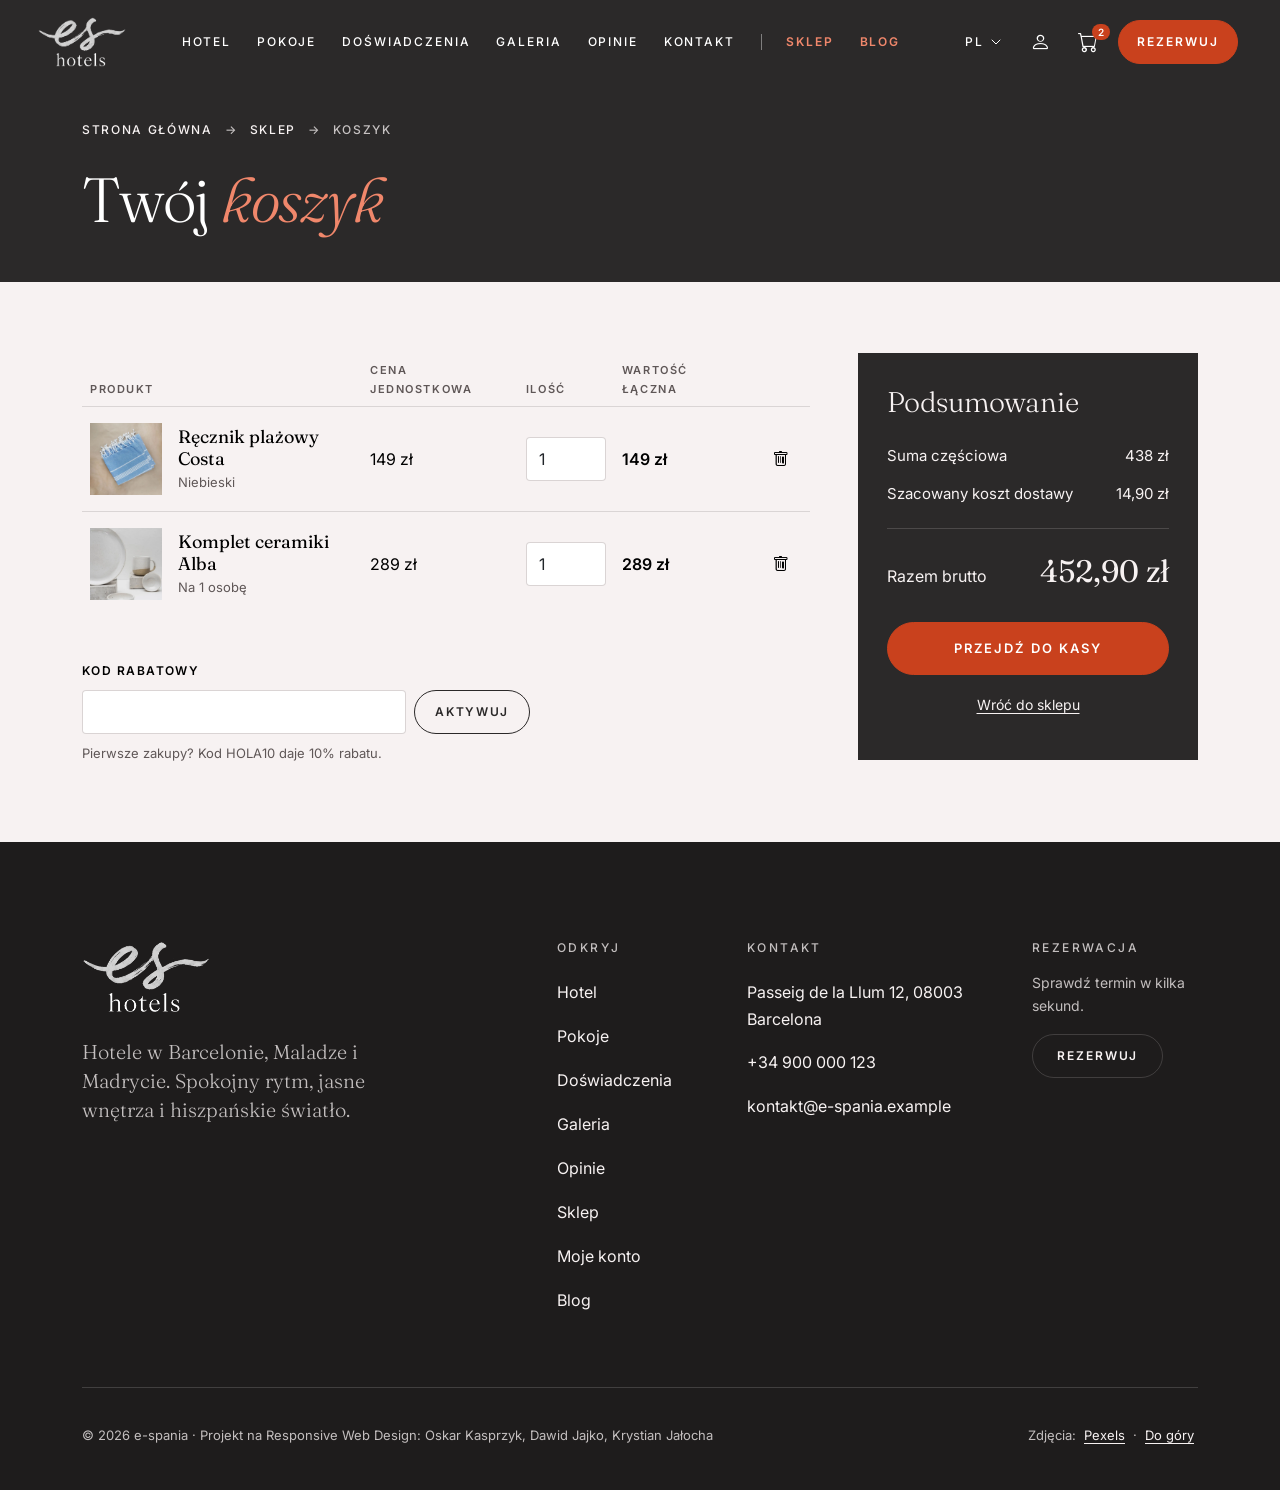
<file: site/koszyk.html>
<!DOCTYPE html>
<html lang="pl">
<head>
  <meta charset="UTF-8">
  <meta name="viewport" content="width=device-width, initial-scale=1.0">
  <title>Koszyk | Sklep e-spania</title>
  <meta name="description" content="Twój koszyk w sklepie e-spania: sprawdź produkty, zmień ilość, wpisz kod rabatowy i przejdź do kasy.">
  <meta name="theme-color" content="#2B2929">

  <!-- Open Graph. Po publikacji strony podmień ścieżki na pełne adresy URL (https://...). -->
  <meta property="og:type" content="website">
  <meta property="og:locale" content="pl_PL">
  <meta property="og:site_name" content="e-spania">
  <meta property="og:title" content="Koszyk — sklep e-spania">
  <meta property="og:description" content="Twój koszyk w sklepie e-spania: sprawdź produkty, zmień ilość, wpisz kod rabatowy i przejdź do kasy.">
  <meta property="og:url" content="koszyk.html">
  <meta property="og:image" content="assets/images/sklep/og-sklep.jpg">
  <meta property="og:image:width" content="1200">
  <meta property="og:image:height" content="630">
  <meta property="og:image:alt" content="Złożone ręczniki w piaskowe i granatowe pasy">

  <link rel="icon" type="image/png" href="assets/logo/logo-dark.png">

  <link rel="preconnect" href="https://fonts.googleapis.com">
  <link rel="preconnect" href="https://fonts.gstatic.com" crossorigin>
  <link rel="preconnect" href="https://cdn.jsdelivr.net" crossorigin>
  <link href="https://fonts.googleapis.com/css2?family=Fraunces:ital,opsz,wght@0,9..144,300..600;1,9..144,300..500&family=Inter:wght@400;500;600&display=swap" rel="stylesheet">

  <link href="https://cdn.jsdelivr.net/npm/bootstrap@5.3.3/dist/css/bootstrap.min.css" rel="stylesheet" integrity="sha384-QWTKZyjpPEjISv5WaRU9OFeRpok6YctnYmDr5pNlyT2bRjXh0JMhjY6hW+ALEwIH" crossorigin="anonymous">
  <link rel="stylesheet" href="https://cdn.jsdelivr.net/npm/bootstrap-icons@1.13.2/font/bootstrap-icons.min.css" integrity="sha384-nWN3KqaaVcbEsCjLSV+2jMjh62Iny/+mN3srM8TZeM8N6aj7eDl5wwYggjAJ4/sJ" crossorigin="anonymous">
  <link rel="stylesheet" href="css/styles.css">

  <script>
    document.documentElement.classList.add('js', 'no-intro');
    // Wybrany język EN/ES: strona czeka ukryta, aż main.js podmieni teksty (najwyżej 3 s)
    try {
      const lang = localStorage.getItem('es-lang');
      if (lang === 'en' || lang === 'es') {
        document.documentElement.lang = lang;
        document.documentElement.classList.add('i18n-pending');
        setTimeout(() => document.documentElement.classList.remove('i18n-pending'), 3000);
      }
    } catch (e) { /* bez localStorage strona zostaje po polsku */ }
  </script>

  <script type="application/ld+json">
  {
    "@context": "https://schema.org",
    "@graph": [
      {
        "@type": "WebPage",
        "name": "Koszyk",
        "description": "Twój koszyk w sklepie e-spania: sprawdź produkty, zmień ilość, wpisz kod rabatowy i przejdź do kasy.",
        "url": "koszyk.html",
        "inLanguage": "pl"
      },
      {
        "@type": "BreadcrumbList",
        "itemListElement": [
          {
            "@type": "ListItem",
            "position": 1,
            "name": "Strona główna",
            "item": "index.html"
          },
          {
            "@type": "ListItem",
            "position": 2,
            "name": "Sklep",
            "item": "sklep.html"
          },
          {
            "@type": "ListItem",
            "position": 3,
            "name": "Koszyk",
            "item": "koszyk.html"
          }
        ]
      }
    ]
  }
  </script>
</head>
<body data-page="koszyk">
  <a class="skip-link" href="#main">Przejdź do treści</a>

  <!-- Ikony SVG używane na stronie (rysunki w stylu Lucide, licencja ISC) -->
  <svg xmlns="http://www.w3.org/2000/svg" class="d-none" aria-hidden="true">
    <symbol id="i-chevron-down" viewBox="0 0 24 24"><path d="m6 9 6 6 6-6"/></symbol>
    <symbol id="i-close" viewBox="0 0 24 24"><path d="M18 6 6 18M6 6l12 12"/></symbol>
    <symbol id="i-arrow" viewBox="0 0 24 24"><path d="M5 12h14M13 6l6 6-6 6"/></symbol>
    <symbol id="i-arrow-left" viewBox="0 0 24 24"><path d="M19 12H5M11 18l-6-6 6-6"/></symbol>
    <symbol id="i-search" viewBox="0 0 24 24"><circle cx="11" cy="11" r="7"/><path d="m20 20-3.5-3.5"/></symbol>
    <symbol id="i-menu" viewBox="0 0 24 24"><path d="M3 8h18M3 16h18"/></symbol>
  </svg>

  <!-- ===================== HEADER ===================== -->
  <header class="site-header fixed-top">
    <nav class="navbar navbar-expand-xl site-nav" aria-label="Nawigacja główna">
      <div class="container-fluid site-nav__inner">
        <a class="navbar-brand site-nav__brand" href="index.html" aria-label="e-spania — strona główna">
          <img class="site-nav__logo site-nav__logo--light" src="assets/logo/logo-light.png" alt="" width="479" height="270">
          <img class="site-nav__logo site-nav__logo--dark" src="assets/logo/logo-dark.png" alt="" width="479" height="270">
        </a>

        <div class="offcanvas offcanvas-end site-menu" tabindex="-1" id="siteMenu" aria-labelledby="siteMenuLabel" data-bs-backdrop="false">
          <div class="offcanvas-header site-menu__header">
            <p class="offcanvas-title site-menu__title" id="siteMenuLabel">Menu</p>
            <button type="button" class="btn text-btn" data-bs-dismiss="offcanvas">
              <svg class="icon" aria-hidden="true"><use href="#i-close"/></svg>
              <span>Zamknij</span>
            </button>
          </div>
          <div class="offcanvas-body site-menu__body">
            <ul class="navbar-nav site-menu__list mx-xl-auto">
              <li class="nav-item"><a class="nav-link site-menu__link" href="index.html#hotel">Hotel</a></li>
              <li class="nav-item"><a class="nav-link site-menu__link" href="index.html#pokoje">Pokoje</a></li>
              <li class="nav-item"><a class="nav-link site-menu__link" href="index.html#doswiadczenia">Doświadczenia</a></li>
              <li class="nav-item"><a class="nav-link site-menu__link" href="index.html#galeria">Galeria</a></li>
              <li class="nav-item"><a class="nav-link site-menu__link" href="index.html#opinie">Opinie</a></li>
              <li class="nav-item"><a class="nav-link site-menu__link" href="#kontakt">Kontakt</a></li>
              <li class="nav-item"><a class="nav-link site-menu__link site-menu__link--featured site-menu__link--divider" href="sklep.html">Sklep</a></li>
              <li class="nav-item"><a class="nav-link site-menu__link site-menu__link--featured" href="blog.html">Blog</a></li>
            </ul>
            <div class="site-menu__foot d-xl-none">
              <div class="site-menu__langs d-sm-none" role="group" aria-label="Język strony">
                <button class="btn lang-switch__item site-menu__lang" type="button" lang="pl" data-lang="pl" aria-current="true">PL</button>
                <button class="btn lang-switch__item site-menu__lang" type="button" lang="en" data-lang="en" aria-label="English">EN</button>
                <button class="btn lang-switch__item site-menu__lang" type="button" lang="es" data-lang="es" aria-label="Español">ES</button>
              </div>
              <p class="site-menu__note">Barcelona · Malaga · Madryt</p>
            </div>
          </div>
        </div>

        <div class="site-nav__actions d-flex align-items-center">
          <div class="dropdown lang-switch d-none d-sm-block">
            <button class="btn lang-switch__toggle" type="button" data-bs-toggle="dropdown" aria-expanded="false" aria-label="PL — wybierz język strony">
              <span>PL</span>
              <svg class="icon icon--sm" aria-hidden="true"><use href="#i-chevron-down"/></svg>
            </button>
            <ul class="dropdown-menu dropdown-menu-end lang-switch__menu">
              <li><button class="dropdown-item lang-switch__item active" type="button" lang="pl" data-lang="pl" aria-current="true">Polski</button></li>
              <li><button class="dropdown-item lang-switch__item" type="button" lang="en" data-lang="en">English</button></li>
              <li><button class="dropdown-item lang-switch__item" type="button" lang="es" data-lang="es">Español</button></li>
            </ul>
          </div>

          <a class="icon-btn nav-icon" href="konto.html" aria-label="Konto użytkownika"><i class="bi bi-person" aria-hidden="true"></i></a>
          <a class="icon-btn nav-icon" href="koszyk.html" aria-current="page" aria-label="Koszyk, liczba produktów: 2">
            <i class="bi bi-cart" aria-hidden="true"></i>
            <span class="badge nav-badge" aria-hidden="true" data-cart-count>2</span>
          </a>

          <a class="btn btn-accent btn-book" href="index.html#rezerwacja">Rezerwuj</a>

          <button class="navbar-toggler icon-btn site-nav__toggler" type="button" data-bs-toggle="offcanvas" data-bs-target="#siteMenu" aria-controls="siteMenu" aria-label="Otwórz menu">
            <svg class="icon" aria-hidden="true"><use href="#i-menu"/></svg>
          </button>
        </div>
      </div>
    </nav>
    <span class="scroll-progress" aria-hidden="true"></span>
  </header>

  <section class="page-header page-header--plain" aria-labelledby="page-title">
    <div class="container page-header__inner">
      <nav aria-label="breadcrumb">
        <ol class="breadcrumb blog-breadcrumb">
          <li class="breadcrumb-item"><a href="index.html">Strona główna</a></li>
          <li class="breadcrumb-item"><a href="sklep.html">Sklep</a></li>
          <li class="breadcrumb-item active" aria-current="page">Koszyk</li>
        </ol>
      </nav>
      <h1 class="page-header__title" id="page-title">Twój <em>koszyk</em></h1>
    </div>
  </section>

  <main id="main" class="container shop-layout">
    <div class="row gx-lg-5 gy-5">
      <div class="col-lg-8">
        <h2 class="visually-hidden">Produkty w koszyku</h2>
        <div class="table-responsive" id="cartTableWrap">
          <table class="table cart-table">
            <caption class="visually-hidden">Produkty w koszyku</caption>
            <thead>
              <tr>
                <th scope="col">Produkt</th>
                <th scope="col">Cena jednostkowa</th>
                <th scope="col">Ilość</th>
                <th scope="col">Wartość łączna</th>
                <th scope="col"><span class="visually-hidden">Akcja</span></th>
              </tr>
            </thead>
            <tbody id="cartBody">
              <tr>
                <td class="cart-table__product" data-label="Produkt"><a class="cart-item" href="produkt.html?id=costa"><img class="cart-item__thumb" src="assets/images/sklep/recznik-costa-800.webp" width="800" height="800" alt=""><span><span class="cart-item__name">Ręcznik plażowy Costa</span><span class="cart-item__variant">Niebieski</span></span></a></td>
                <td data-label="Cena jednostkowa">149 zł</td>
                <td data-label="Ilość"><label class="visually-hidden" for="qty-0">Ilość: Ręcznik plażowy Costa</label><input class="form-control cart-qty" type="number" id="qty-0" min="1" max="10" value="1" inputmode="numeric"></td>
                <td class="cart-table__total" data-label="Wartość łączna">149 zł</td>
                <td class="cart-table__action" data-label="Akcja"><button class="icon-btn cart-remove" type="button" aria-label="Usuń z koszyka: Ręcznik plażowy Costa"><i class="bi bi-trash" aria-hidden="true"></i></button></td>
              </tr>
              <tr>
                <td class="cart-table__product" data-label="Produkt"><a class="cart-item" href="produkt.html?id=alba"><img class="cart-item__thumb" src="assets/images/sklep/ceramika-alba-800.webp" width="800" height="800" alt=""><span><span class="cart-item__name">Komplet ceramiki Alba</span><span class="cart-item__variant">Na 1 osobę</span></span></a></td>
                <td data-label="Cena jednostkowa">289 zł</td>
                <td data-label="Ilość"><label class="visually-hidden" for="qty-1">Ilość: Komplet ceramiki Alba</label><input class="form-control cart-qty" type="number" id="qty-1" min="1" max="10" value="1" inputmode="numeric"></td>
                <td class="cart-table__total" data-label="Wartość łączna">289 zł</td>
                <td class="cart-table__action" data-label="Akcja"><button class="icon-btn cart-remove" type="button" aria-label="Usuń z koszyka: Komplet ceramiki Alba"><i class="bi bi-trash" aria-hidden="true"></i></button></td>
              </tr>
            </tbody>
          </table>
        </div>

        <div class="shop-empty" id="cartEmpty" hidden>
          <p>Twój koszyk jest pusty.</p>
          <a class="btn btn-ink" id="cartEmptyLink" href="sklep.html">Przejdź do sklepu</a>
        </div>

        <form class="discount-form shop-form" id="discountForm" novalidate>
          <label class="form-label" for="discountCode">Kod rabatowy</label>
          <div class="discount-form__row">
            <input class="form-control" type="text" id="discountCode" autocomplete="off" aria-describedby="discountHint discountMessage">
            <button class="btn btn-outline-ink" type="submit">Aktywuj</button>
          </div>
          <p class="discount-form__hint" id="discountHint">Pierwsze zakupy? Kod HOLA10 daje 10% rabatu.</p>
          <p class="discount-form__message" id="discountMessage" role="status"></p>
        </form>
      </div>

      <div class="col-lg-4">
        <section class="card summary-card" aria-labelledby="summary-title">
          <div class="card-body">
            <h2 class="summary-card__title" id="summary-title">Podsumowanie</h2>
            <ul class="summary-list">
              <li class="summary-item"><span>Suma częściowa</span><span id="sumSubtotal">438 zł</span></li>
              <li class="summary-item summary-item--discount" id="sumDiscountRow" hidden><span>Rabat</span><span id="sumDiscount"></span></li>
              <li class="summary-item"><span>Szacowany koszt dostawy</span><span id="sumShipping">14,90 zł</span></li>
            </ul>
            <p class="summary-total"><span>Razem brutto</span><strong id="sumTotal">452,90 zł</strong></p>
            <a class="btn btn-accent btn-lg-pill w-100" id="goToCheckout" href="zamowienie.html">Przejdź do kasy</a>
            <a class="summary-card__back" href="sklep.html">Wróć do sklepu</a>
          </div>
        </section>
      </div>
    </div>
  </main>

  <!-- ===================== FOOTER ===================== -->
  <footer class="site-footer" id="kontakt">
    <div class="container">
      <div class="row gy-5">
        <div class="col-lg-4">
          <img class="site-footer__logo" src="assets/logo/logo-light.png" width="479" height="270" loading="lazy" alt="e-spania — es hotels">
          <p class="site-footer__claim">Hotele w Barcelonie, Maladze i Madrycie. Spokojny rytm, jasne wnętrza i hiszpańskie światło.</p>
        </div>
        <div class="col-6 col-md-4 col-lg-2 offset-lg-1">
          <h2 class="site-footer__heading">Odkryj</h2>
          <ul class="site-footer__list">
            <li><a href="index.html#hotel">Hotel</a></li>
            <li><a href="index.html#pokoje">Pokoje</a></li>
            <li><a href="index.html#doswiadczenia">Doświadczenia</a></li>
            <li><a href="index.html#galeria">Galeria</a></li>
            <li><a href="index.html#opinie">Opinie</a></li>
            <li><a href="sklep.html">Sklep</a></li>
            <li><a href="konto.html">Moje konto</a></li>
            <li><a href="blog.html">Blog</a></li>
          </ul>
        </div>
        <div class="col-6 col-md-4 col-lg-3">
          <h2 class="site-footer__heading">Kontakt</h2>
          <address class="site-footer__list site-footer__address">
            <span data-city="address">Passeig de la Llum 12, 08003 Barcelona</span>
            <a href="tel:+34900000123">+34&nbsp;900&nbsp;000&nbsp;123</a>
            <a href="mailto:kontakt@e-spania.example">kontakt@e-spania.example</a>
          </address>
        </div>
        <div class="col-md-4 col-lg-2">
          <h2 class="site-footer__heading">Rezerwacja</h2>
          <p class="site-footer__small">Sprawdź termin w kilka sekund.</p>
          <a class="btn btn-ghost" href="index.html#rezerwacja">Rezerwuj</a>
        </div>
      </div>
      <div class="site-footer__bottom d-flex flex-column flex-md-row justify-content-between align-items-md-center gap-3">
        <p class="mb-0">© 2026 e-spania · Projekt na Responsive Web Design: Oskar Kasprzyk, Dawid Jajko, Krystian Jałocha</p>
        <p class="mb-0">Zdjęcia: <a href="https://www.pexels.com/" target="_blank" rel="noopener">Pexels<span class="visually-hidden"> (otwiera się w nowej karcie)</span></a> · <a href="koszyk.html" data-action="scroll-top">Do góry</a></p>
      </div>
    </div>
  </footer>

  <!-- ===================== POWIADOMIENIA (toast) ===================== -->
  <div class="toast-container position-fixed p-3 es-toast-container">
    <div class="toast es-toast" id="appToast" role="status" aria-live="polite" aria-atomic="true">
      <div class="es-toast__body">
        <p class="es-toast__title" id="appToastTitle"></p>
        <p class="es-toast__text" id="appToastText"></p>
      </div>
      <button type="button" class="icon-btn es-toast__close" data-bs-dismiss="toast" aria-label="Zamknij powiadomienie"><svg class="icon icon--sm" aria-hidden="true"><use href="#i-close"/></svg></button>
    </div>
  </div>

  <script src="https://cdn.jsdelivr.net/npm/bootstrap@5.3.3/dist/js/bootstrap.bundle.min.js" integrity="sha384-YvpcrYf0tY3lHB60NNkmXc5s9fDVZLESaAA55NDzOxhy9GkcIdslK1eN7N6jIeHz" crossorigin="anonymous" defer></script>
  <script src="js/i18n-en.js" defer></script>
  <script src="js/i18n-es.js" defer></script>
  <script src="js/main.js" defer></script>
  <script src="js/shop-data.js" defer></script>
  <script src="js/shop.js" defer></script>
</body>
</html>
</file>
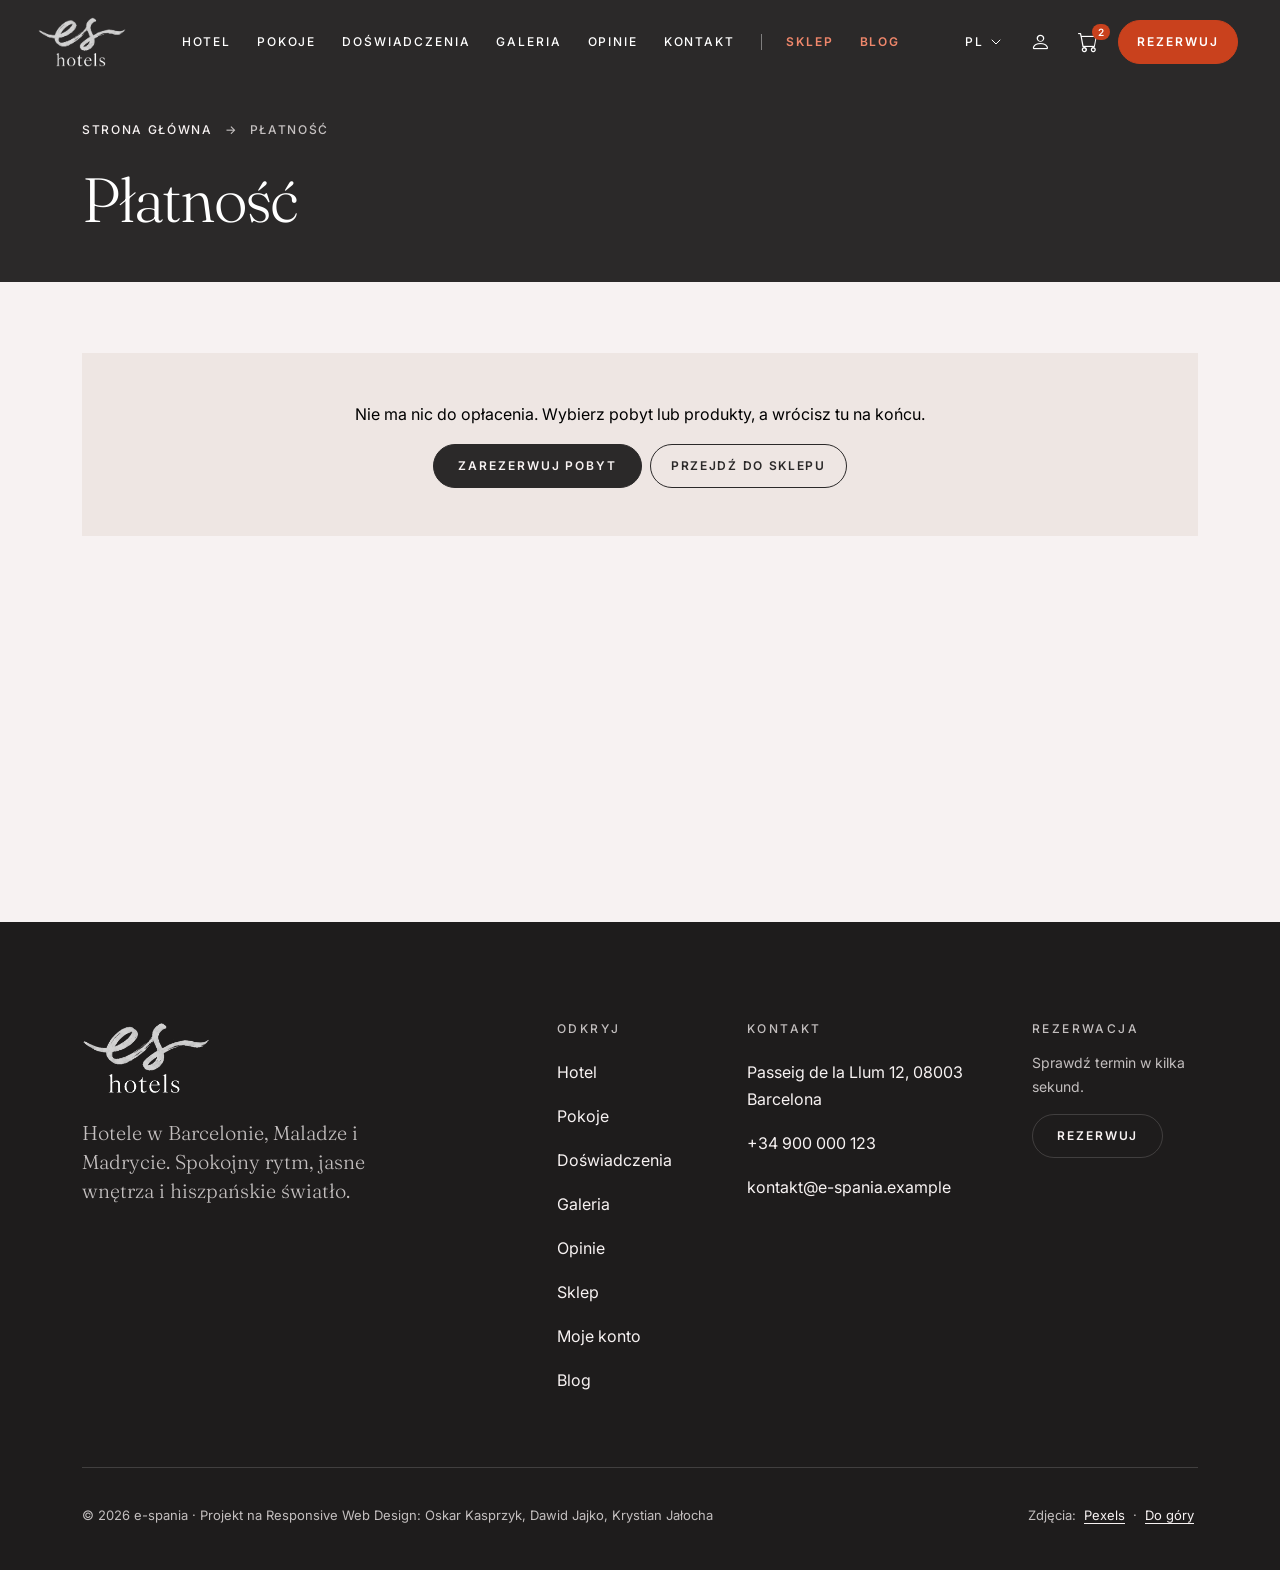
<file: site/platnosc.html>
<!DOCTYPE html>
<html lang="pl">
<head>
  <meta charset="UTF-8">
  <meta name="viewport" content="width=device-width, initial-scale=1.0">
  <title>Płatność | e-spania</title>
  <meta name="description" content="Bezpieczne dokończenie płatności za pobyt lub zamówienie w e-spania: BLIK, karta płatnicza albo szybki przelew.">
  <meta name="theme-color" content="#2B2929">

  <!-- Open Graph. Po publikacji strony podmień ścieżki na pełne adresy URL (https://...). -->
  <meta property="og:type" content="website">
  <meta property="og:locale" content="pl_PL">
  <meta property="og:site_name" content="e-spania">
  <meta property="og:title" content="Płatność — e-spania">
  <meta property="og:description" content="Bezpieczne dokończenie płatności za pobyt lub zamówienie w e-spania: BLIK, karta płatnicza albo szybki przelew.">
  <meta property="og:url" content="platnosc.html">
  <meta property="og:image" content="assets/images/sklep/og-sklep.jpg">
  <meta property="og:image:width" content="1200">
  <meta property="og:image:height" content="630">
  <meta property="og:image:alt" content="Złożone ręczniki w piaskowe i granatowe pasy">

  <link rel="icon" type="image/png" href="assets/logo/logo-dark.png">

  <link rel="preconnect" href="https://fonts.googleapis.com">
  <link rel="preconnect" href="https://fonts.gstatic.com" crossorigin>
  <link rel="preconnect" href="https://cdn.jsdelivr.net" crossorigin>
  <link href="https://fonts.googleapis.com/css2?family=Fraunces:ital,opsz,wght@0,9..144,300..600;1,9..144,300..500&family=Inter:wght@400;500;600&display=swap" rel="stylesheet">

  <link href="https://cdn.jsdelivr.net/npm/bootstrap@5.3.3/dist/css/bootstrap.min.css" rel="stylesheet" integrity="sha384-QWTKZyjpPEjISv5WaRU9OFeRpok6YctnYmDr5pNlyT2bRjXh0JMhjY6hW+ALEwIH" crossorigin="anonymous">
  <link rel="stylesheet" href="https://cdn.jsdelivr.net/npm/bootstrap-icons@1.13.2/font/bootstrap-icons.min.css" integrity="sha384-nWN3KqaaVcbEsCjLSV+2jMjh62Iny/+mN3srM8TZeM8N6aj7eDl5wwYggjAJ4/sJ" crossorigin="anonymous">
  <link rel="stylesheet" href="css/styles.css">

  <script>
    document.documentElement.classList.add('js', 'no-intro');
    // Wybrany język EN/ES: strona czeka ukryta, aż main.js podmieni teksty (najwyżej 3 s)
    try {
      const lang = localStorage.getItem('es-lang');
      if (lang === 'en' || lang === 'es') {
        document.documentElement.lang = lang;
        document.documentElement.classList.add('i18n-pending');
        setTimeout(() => document.documentElement.classList.remove('i18n-pending'), 3000);
      }
    } catch (e) { /* bez localStorage strona zostaje po polsku */ }
  </script>

  <script type="application/ld+json">
  {
    "@context": "https://schema.org",
    "@graph": [
      {
        "@type": "WebPage",
        "name": "Płatność",
        "description": "Bezpieczne dokończenie płatności za pobyt lub zamówienie w e-spania: BLIK, karta płatnicza albo szybki przelew.",
        "url": "platnosc.html",
        "inLanguage": "pl"
      },
      {
        "@type": "BreadcrumbList",
        "itemListElement": [
          {
            "@type": "ListItem",
            "position": 1,
            "name": "Strona główna",
            "item": "index.html"
          },
          {
            "@type": "ListItem",
            "position": 2,
            "name": "Płatność",
            "item": "platnosc.html"
          }
        ]
      }
    ]
  }
  </script>
</head>
<body data-page="platnosc">
  <a class="skip-link" href="#main">Przejdź do treści</a>

  <!-- Ikony SVG używane na stronie (rysunki w stylu Lucide, licencja ISC) -->
  <svg xmlns="http://www.w3.org/2000/svg" class="d-none" aria-hidden="true">
    <symbol id="i-chevron-down" viewBox="0 0 24 24"><path d="m6 9 6 6 6-6"/></symbol>
    <symbol id="i-close" viewBox="0 0 24 24"><path d="M18 6 6 18M6 6l12 12"/></symbol>
    <symbol id="i-arrow" viewBox="0 0 24 24"><path d="M5 12h14M13 6l6 6-6 6"/></symbol>
    <symbol id="i-arrow-left" viewBox="0 0 24 24"><path d="M19 12H5M11 18l-6-6 6-6"/></symbol>
    <symbol id="i-search" viewBox="0 0 24 24"><circle cx="11" cy="11" r="7"/><path d="m20 20-3.5-3.5"/></symbol>
    <symbol id="i-menu" viewBox="0 0 24 24"><path d="M3 8h18M3 16h18"/></symbol>
  </svg>

  <!-- ===================== HEADER ===================== -->
  <header class="site-header fixed-top">
    <nav class="navbar navbar-expand-xl site-nav" aria-label="Nawigacja główna">
      <div class="container-fluid site-nav__inner">
        <a class="navbar-brand site-nav__brand" href="index.html" aria-label="e-spania — strona główna">
          <img class="site-nav__logo site-nav__logo--light" src="assets/logo/logo-light.png" alt="" width="479" height="270">
          <img class="site-nav__logo site-nav__logo--dark" src="assets/logo/logo-dark.png" alt="" width="479" height="270">
        </a>

        <div class="offcanvas offcanvas-end site-menu" tabindex="-1" id="siteMenu" aria-labelledby="siteMenuLabel" data-bs-backdrop="false">
          <div class="offcanvas-header site-menu__header">
            <p class="offcanvas-title site-menu__title" id="siteMenuLabel">Menu</p>
            <button type="button" class="btn text-btn" data-bs-dismiss="offcanvas">
              <svg class="icon" aria-hidden="true"><use href="#i-close"/></svg>
              <span>Zamknij</span>
            </button>
          </div>
          <div class="offcanvas-body site-menu__body">
            <ul class="navbar-nav site-menu__list mx-xl-auto">
              <li class="nav-item"><a class="nav-link site-menu__link" href="index.html#hotel">Hotel</a></li>
              <li class="nav-item"><a class="nav-link site-menu__link" href="index.html#pokoje">Pokoje</a></li>
              <li class="nav-item"><a class="nav-link site-menu__link" href="index.html#doswiadczenia">Doświadczenia</a></li>
              <li class="nav-item"><a class="nav-link site-menu__link" href="index.html#galeria">Galeria</a></li>
              <li class="nav-item"><a class="nav-link site-menu__link" href="index.html#opinie">Opinie</a></li>
              <li class="nav-item"><a class="nav-link site-menu__link" href="#kontakt">Kontakt</a></li>
              <li class="nav-item"><a class="nav-link site-menu__link site-menu__link--featured site-menu__link--divider" href="sklep.html">Sklep</a></li>
              <li class="nav-item"><a class="nav-link site-menu__link site-menu__link--featured" href="blog.html">Blog</a></li>
            </ul>
            <div class="site-menu__foot d-xl-none">
              <div class="site-menu__langs d-sm-none" role="group" aria-label="Język strony">
                <button class="btn lang-switch__item site-menu__lang" type="button" lang="pl" data-lang="pl" aria-current="true">PL</button>
                <button class="btn lang-switch__item site-menu__lang" type="button" lang="en" data-lang="en" aria-label="English">EN</button>
                <button class="btn lang-switch__item site-menu__lang" type="button" lang="es" data-lang="es" aria-label="Español">ES</button>
              </div>
              <p class="site-menu__note">Barcelona · Malaga · Madryt</p>
            </div>
          </div>
        </div>

        <div class="site-nav__actions d-flex align-items-center">
          <div class="dropdown lang-switch d-none d-sm-block">
            <button class="btn lang-switch__toggle" type="button" data-bs-toggle="dropdown" aria-expanded="false" aria-label="PL — wybierz język strony">
              <span>PL</span>
              <svg class="icon icon--sm" aria-hidden="true"><use href="#i-chevron-down"/></svg>
            </button>
            <ul class="dropdown-menu dropdown-menu-end lang-switch__menu">
              <li><button class="dropdown-item lang-switch__item active" type="button" lang="pl" data-lang="pl" aria-current="true">Polski</button></li>
              <li><button class="dropdown-item lang-switch__item" type="button" lang="en" data-lang="en">English</button></li>
              <li><button class="dropdown-item lang-switch__item" type="button" lang="es" data-lang="es">Español</button></li>
            </ul>
          </div>

          <a class="icon-btn nav-icon" href="konto.html" aria-label="Konto użytkownika"><i class="bi bi-person" aria-hidden="true"></i></a>
          <a class="icon-btn nav-icon" href="koszyk.html" aria-label="Koszyk, liczba produktów: 2">
            <i class="bi bi-cart" aria-hidden="true"></i>
            <span class="badge nav-badge" aria-hidden="true" data-cart-count>2</span>
          </a>

          <a class="btn btn-accent btn-book" href="index.html#rezerwacja">Rezerwuj</a>

          <button class="navbar-toggler icon-btn site-nav__toggler" type="button" data-bs-toggle="offcanvas" data-bs-target="#siteMenu" aria-controls="siteMenu" aria-label="Otwórz menu">
            <svg class="icon" aria-hidden="true"><use href="#i-menu"/></svg>
          </button>
        </div>
      </div>
    </nav>
    <span class="scroll-progress" aria-hidden="true"></span>
  </header>

  <section class="page-header page-header--plain" aria-labelledby="page-title">
    <div class="container page-header__inner">
      <nav aria-label="breadcrumb">
        <ol class="breadcrumb blog-breadcrumb">
          <li class="breadcrumb-item"><a href="index.html">Strona główna</a></li>
          <li class="breadcrumb-item active" aria-current="page">Płatność</li>
        </ol>
      </nav>
      <h1 class="page-header__title" id="page-title">Płatność</h1>
    </div>
  </section>

  <main id="main" class="container shop-layout payment-page">
    <div class="shop-empty" id="paymentNone" hidden>
      <p>Nie ma nic do opłacenia. Wybierz pobyt lub produkty, a wrócisz tu na końcu.</p>
      <div class="d-flex flex-wrap justify-content-center gap-2">
        <a class="btn btn-ink" href="rezerwacja.html">Zarezerwuj pobyt</a>
        <a class="btn btn-outline-ink" href="sklep.html">Przejdź do sklepu</a>
      </div>
    </div>

    <div class="row gx-lg-5 gy-5 flex-lg-row-reverse" id="paymentContent" hidden>
      <div class="col-lg-5">
        <section class="card summary-card" id="paymentSummary" aria-labelledby="pay-summary">
          <div class="card-body">
            <h2 class="summary-card__title" id="pay-summary">Do zapłaty</h2>
            <p class="summary-card__hotel" id="paymentTitle"></p>
            <p class="summary-card__note" id="paymentSubtitle"></p>
            <ul class="summary-list" id="paymentLines"></ul>
            <p class="summary-total"><span>Razem</span><strong id="paymentTotal"></strong></p>
          </div>
        </section>
      </div>

      <div class="col-lg-7">
        <form class="shop-form" id="paymentForm" novalidate autocomplete="off">
          <section class="form-section">
            <fieldset>
              <legend class="form-section__title">Wybierz metodę</legend>
              <div class="option-card option-card--compact">
                <div class="form-check option-card__check">
                  <input class="form-check-input" type="radio" name="method" id="method-karta" value="karta" checked>
                  <label class="form-check-label" for="method-karta"><span class="option-card__name">Karta płatnicza</span></label>
                </div>
              </div>
              <div class="option-card option-card--compact">
                <div class="form-check option-card__check">
                  <input class="form-check-input" type="radio" name="method" id="method-blik" value="blik">
                  <label class="form-check-label" for="method-blik"><span class="option-card__name">BLIK</span></label>
                </div>
              </div>
              <div class="option-card option-card--compact">
                <div class="form-check option-card__check">
                  <input class="form-check-input" type="radio" name="method" id="method-przelew" value="przelew">
                  <label class="form-check-label" for="method-przelew"><span class="option-card__name">Szybki przelew</span></label>
                </div>
              </div>
            </fieldset>
          </section>

          <section class="form-section payment-panel" id="panel-karta" aria-label="Dane karty">
            <div class="row g-3">
              <div class="col-12">
                <label class="form-label" for="cardNumber">Numer karty</label>
                <input class="form-control" type="text" id="cardNumber" inputmode="numeric" maxlength="19" autocomplete="off" placeholder="0000 0000 0000 0000">
                <div class="invalid-feedback">Numer karty ma 16 cyfr.</div>
              </div>
              <div class="col-sm-6">
                <label class="form-label" for="cardExpiry">Ważność</label>
                <input class="form-control" type="text" id="cardExpiry" maxlength="7" autocomplete="off" pattern="[0-9]{1,2}/[0-9]{1,4}" placeholder="MM/RR">
                <div class="invalid-feedback">Wpisz ważność z ukośnikiem, np. 12/28.</div>
              </div>
            </div>
          </section>

          <section class="form-section payment-panel" id="panel-blik" aria-label="Kod BLIK" hidden>
            <label class="form-label" for="blikCode">Kod BLIK</label>
            <input class="form-control payment-panel__blik" type="text" id="blikCode" inputmode="numeric" maxlength="6" pattern="[0-9]{6}" autocomplete="off">
            <div class="invalid-feedback">Kod BLIK ma 6 cyfr.</div>
          </section>

          <section class="form-section payment-panel" id="panel-przelew" aria-label="Wybór banku" hidden>
            <label class="form-label" for="bankSelect">Twój bank</label>
            <select class="form-select" id="bankSelect">
              <option value="">Wybierz bank</option>
              <option>PKO BP</option>
              <option>mBank</option>
              <option>Santander</option>
              <option>ING Bank Śląski</option>
              <option>Pekao</option>
            </select>
            <div class="invalid-feedback">Wybierz bank.</div>
          </section>

          <p class="payment-note"><i class="bi bi-shield-check" aria-hidden="true"></i> Dane karty nie są nigdzie wysyłane ani zapisywane.</p>
          <button class="btn btn-accent btn-lg-pill w-100" id="paymentSubmit" type="submit">
            <span class="spinner-border spinner-border-sm" id="paymentSpinner" aria-hidden="true" hidden></span>
            <span id="paymentSubmitLabel">Zapłać <span id="paymentButtonAmount"></span></span>
          </button>
          <a class="summary-card__back" id="paymentBack" href="index.html">Wróć</a>
        </form>
      </div>
    </div>
  </main>

  <!-- ===================== FOOTER ===================== -->
  <footer class="site-footer" id="kontakt">
    <div class="container">
      <div class="row gy-5">
        <div class="col-lg-4">
          <img class="site-footer__logo" src="assets/logo/logo-light.png" width="479" height="270" loading="lazy" alt="e-spania — es hotels">
          <p class="site-footer__claim">Hotele w Barcelonie, Maladze i Madrycie. Spokojny rytm, jasne wnętrza i hiszpańskie światło.</p>
        </div>
        <div class="col-6 col-md-4 col-lg-2 offset-lg-1">
          <h2 class="site-footer__heading">Odkryj</h2>
          <ul class="site-footer__list">
            <li><a href="index.html#hotel">Hotel</a></li>
            <li><a href="index.html#pokoje">Pokoje</a></li>
            <li><a href="index.html#doswiadczenia">Doświadczenia</a></li>
            <li><a href="index.html#galeria">Galeria</a></li>
            <li><a href="index.html#opinie">Opinie</a></li>
            <li><a href="sklep.html">Sklep</a></li>
            <li><a href="konto.html">Moje konto</a></li>
            <li><a href="blog.html">Blog</a></li>
          </ul>
        </div>
        <div class="col-6 col-md-4 col-lg-3">
          <h2 class="site-footer__heading">Kontakt</h2>
          <address class="site-footer__list site-footer__address">
            <span data-city="address">Passeig de la Llum 12, 08003 Barcelona</span>
            <a href="tel:+34900000123">+34&nbsp;900&nbsp;000&nbsp;123</a>
            <a href="mailto:kontakt@e-spania.example">kontakt@e-spania.example</a>
          </address>
        </div>
        <div class="col-md-4 col-lg-2">
          <h2 class="site-footer__heading">Rezerwacja</h2>
          <p class="site-footer__small">Sprawdź termin w kilka sekund.</p>
          <a class="btn btn-ghost" href="index.html#rezerwacja">Rezerwuj</a>
        </div>
      </div>
      <div class="site-footer__bottom d-flex flex-column flex-md-row justify-content-between align-items-md-center gap-3">
        <p class="mb-0">© 2026 e-spania · Projekt na Responsive Web Design: Oskar Kasprzyk, Dawid Jajko, Krystian Jałocha</p>
        <p class="mb-0">Zdjęcia: <a href="https://www.pexels.com/" target="_blank" rel="noopener">Pexels<span class="visually-hidden"> (otwiera się w nowej karcie)</span></a> · <a href="platnosc.html" data-action="scroll-top">Do góry</a></p>
      </div>
    </div>
  </footer>

  <!-- ===================== POWIADOMIENIA (toast) ===================== -->
  <div class="toast-container position-fixed p-3 es-toast-container">
    <div class="toast es-toast" id="appToast" role="status" aria-live="polite" aria-atomic="true">
      <div class="es-toast__body">
        <p class="es-toast__title" id="appToastTitle"></p>
        <p class="es-toast__text" id="appToastText"></p>
      </div>
      <button type="button" class="icon-btn es-toast__close" data-bs-dismiss="toast" aria-label="Zamknij powiadomienie"><svg class="icon icon--sm" aria-hidden="true"><use href="#i-close"/></svg></button>
    </div>
  </div>

  <script src="https://cdn.jsdelivr.net/npm/bootstrap@5.3.3/dist/js/bootstrap.bundle.min.js" integrity="sha384-YvpcrYf0tY3lHB60NNkmXc5s9fDVZLESaAA55NDzOxhy9GkcIdslK1eN7N6jIeHz" crossorigin="anonymous" defer></script>
  <script src="js/i18n-en.js" defer></script>
  <script src="js/i18n-es.js" defer></script>
  <script src="js/main.js" defer></script>
  <script src="js/shop-data.js" defer></script>
  <script src="js/shop.js" defer></script>
</body>
</html>
</file>
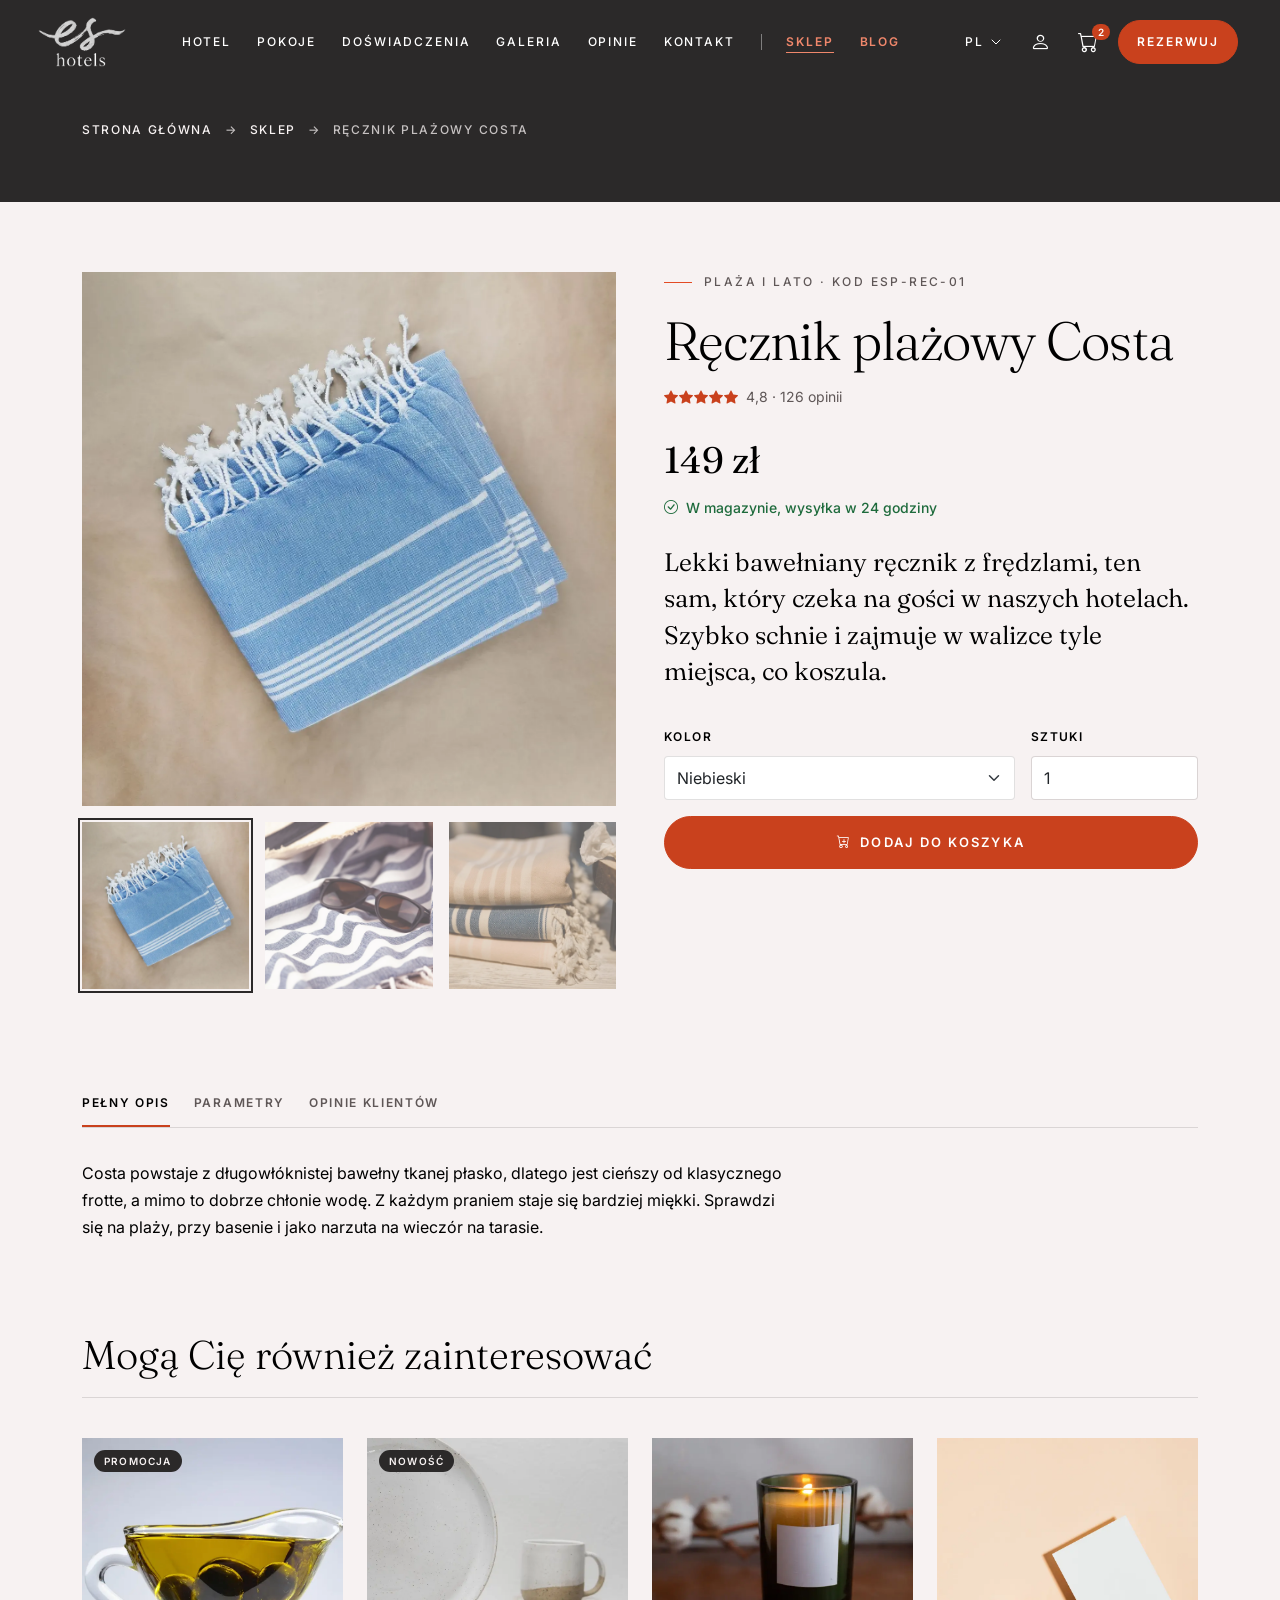
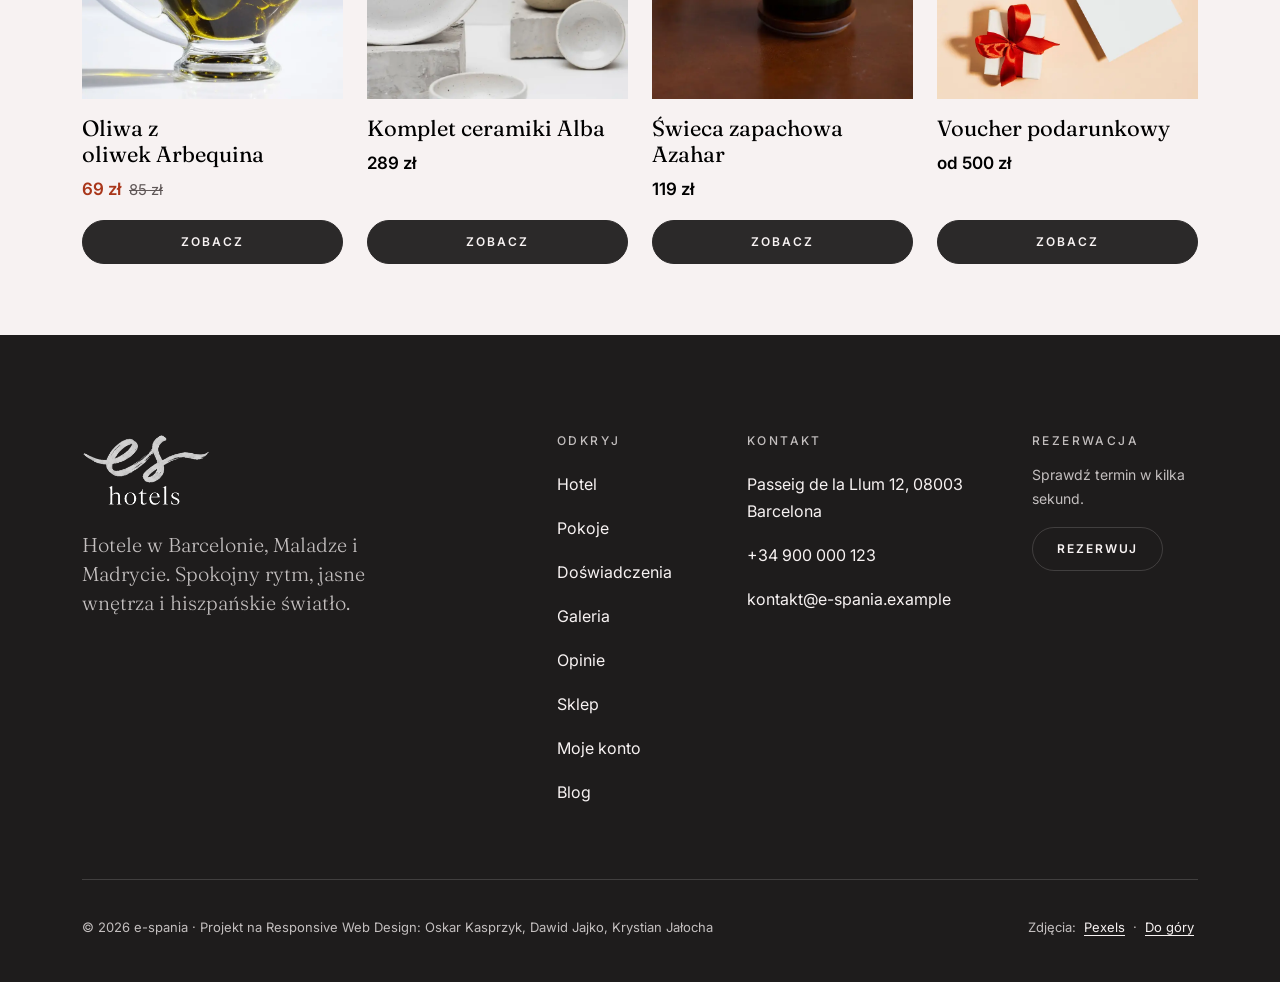
<file: site/produkt.html>
<!DOCTYPE html>
<html lang="pl">
<head>
  <meta charset="UTF-8">
  <meta name="viewport" content="width=device-width, initial-scale=1.0">
  <title>Ręcznik plażowy Costa — sklep hotelowy | e-spania</title>
  <meta name="description" content="Lekki bawełniany ręcznik z frędzlami, ten sam, który czeka na gości w naszych hotelach. Szybko schnie i zajmuje w walizce tyle miejsca, co koszula.">
  <meta name="theme-color" content="#2B2929">

  <!-- Open Graph. Po publikacji strony podmień ścieżki na pełne adresy URL (https://...). -->
  <meta property="og:type" content="website">
  <meta property="og:locale" content="pl_PL">
  <meta property="og:site_name" content="e-spania">
  <meta property="og:title" content="Ręcznik plażowy Costa">
  <meta property="og:description" content="Lekki bawełniany ręcznik z frędzlami, ten sam, który czeka na gości w naszych hotelach. Szybko schnie i zajmuje w walizce tyle miejsca, co koszula.">
  <meta property="og:url" content="produkt.html">
  <meta property="og:image" content="assets/images/sklep/og-sklep.jpg">
  <meta property="og:image:width" content="1200">
  <meta property="og:image:height" content="630">
  <meta property="og:image:alt" content="Złożone ręczniki w piaskowe i granatowe pasy">

  <link rel="icon" type="image/png" href="assets/logo/logo-dark.png">

  <link rel="preconnect" href="https://fonts.googleapis.com">
  <link rel="preconnect" href="https://fonts.gstatic.com" crossorigin>
  <link rel="preconnect" href="https://cdn.jsdelivr.net" crossorigin>
  <link href="https://fonts.googleapis.com/css2?family=Fraunces:ital,opsz,wght@0,9..144,300..600;1,9..144,300..500&family=Inter:wght@400;500;600&display=swap" rel="stylesheet">

  <link href="https://cdn.jsdelivr.net/npm/bootstrap@5.3.3/dist/css/bootstrap.min.css" rel="stylesheet" integrity="sha384-QWTKZyjpPEjISv5WaRU9OFeRpok6YctnYmDr5pNlyT2bRjXh0JMhjY6hW+ALEwIH" crossorigin="anonymous">
  <link rel="stylesheet" href="https://cdn.jsdelivr.net/npm/bootstrap-icons@1.13.2/font/bootstrap-icons.min.css" integrity="sha384-nWN3KqaaVcbEsCjLSV+2jMjh62Iny/+mN3srM8TZeM8N6aj7eDl5wwYggjAJ4/sJ" crossorigin="anonymous">
  <link rel="stylesheet" href="css/styles.css">

  <script>
    document.documentElement.classList.add('js', 'no-intro');
    // Wybrany język EN/ES: strona czeka ukryta, aż main.js podmieni teksty (najwyżej 3 s)
    try {
      const lang = localStorage.getItem('es-lang');
      if (lang === 'en' || lang === 'es') {
        document.documentElement.lang = lang;
        document.documentElement.classList.add('i18n-pending');
        setTimeout(() => document.documentElement.classList.remove('i18n-pending'), 3000);
      }
    } catch (e) { /* bez localStorage strona zostaje po polsku */ }
  </script>

  <script type="application/ld+json" id="productSchema">
  {
    "@context": "https://schema.org",
    "@graph": [
      {
        "@type": "Product",
        "name": "Ręcznik plażowy Costa",
        "sku": "ESP-REC-01",
        "description": "Lekki bawełniany ręcznik z frędzlami, ten sam, który czeka na gości w naszych hotelach. Szybko schnie i zajmuje w walizce tyle miejsca, co koszula.",
        "category": "Plaża i lato",
        "image": [
          "assets/images/sklep/recznik-costa-1200.webp",
          "assets/images/sklep/recznik-costa-plaza-1200.webp",
          "assets/images/sklep/recznik-costa-stos-1200.webp"
        ],
        "brand": {
          "@type": "Brand",
          "name": "e-spania"
        },
        "aggregateRating": {
          "@type": "AggregateRating",
          "ratingValue": 4.8,
          "reviewCount": 126
        },
        "offers": {
          "@type": "Offer",
          "price": "149",
          "priceCurrency": "PLN",
          "availability": "https://schema.org/InStock",
          "url": "produkt.html?id=costa"
        }
      },
      {
        "@type": "BreadcrumbList",
        "itemListElement": [
          {
            "@type": "ListItem",
            "position": 1,
            "name": "Strona główna",
            "item": "index.html"
          },
          {
            "@type": "ListItem",
            "position": 2,
            "name": "Sklep",
            "item": "sklep.html"
          },
          {
            "@type": "ListItem",
            "position": 3,
            "name": "Produkt",
            "item": "produkt.html"
          }
        ]
      }
    ]
  }
  </script>
</head>
<body data-page="produkt">
  <a class="skip-link" href="#main">Przejdź do treści</a>

  <!-- Ikony SVG używane na stronie (rysunki w stylu Lucide, licencja ISC) -->
  <svg xmlns="http://www.w3.org/2000/svg" class="d-none" aria-hidden="true">
    <symbol id="i-chevron-down" viewBox="0 0 24 24"><path d="m6 9 6 6 6-6"/></symbol>
    <symbol id="i-close" viewBox="0 0 24 24"><path d="M18 6 6 18M6 6l12 12"/></symbol>
    <symbol id="i-arrow" viewBox="0 0 24 24"><path d="M5 12h14M13 6l6 6-6 6"/></symbol>
    <symbol id="i-arrow-left" viewBox="0 0 24 24"><path d="M19 12H5M11 18l-6-6 6-6"/></symbol>
    <symbol id="i-search" viewBox="0 0 24 24"><circle cx="11" cy="11" r="7"/><path d="m20 20-3.5-3.5"/></symbol>
    <symbol id="i-menu" viewBox="0 0 24 24"><path d="M3 8h18M3 16h18"/></symbol>
  </svg>

  <!-- ===================== HEADER ===================== -->
  <header class="site-header fixed-top">
    <nav class="navbar navbar-expand-xl site-nav" aria-label="Nawigacja główna">
      <div class="container-fluid site-nav__inner">
        <a class="navbar-brand site-nav__brand" href="index.html" aria-label="e-spania — strona główna">
          <img class="site-nav__logo site-nav__logo--light" src="assets/logo/logo-light.png" alt="" width="479" height="270">
          <img class="site-nav__logo site-nav__logo--dark" src="assets/logo/logo-dark.png" alt="" width="479" height="270">
        </a>

        <div class="offcanvas offcanvas-end site-menu" tabindex="-1" id="siteMenu" aria-labelledby="siteMenuLabel" data-bs-backdrop="false">
          <div class="offcanvas-header site-menu__header">
            <p class="offcanvas-title site-menu__title" id="siteMenuLabel">Menu</p>
            <button type="button" class="btn text-btn" data-bs-dismiss="offcanvas">
              <svg class="icon" aria-hidden="true"><use href="#i-close"/></svg>
              <span>Zamknij</span>
            </button>
          </div>
          <div class="offcanvas-body site-menu__body">
            <ul class="navbar-nav site-menu__list mx-xl-auto">
              <li class="nav-item"><a class="nav-link site-menu__link" href="index.html#hotel">Hotel</a></li>
              <li class="nav-item"><a class="nav-link site-menu__link" href="index.html#pokoje">Pokoje</a></li>
              <li class="nav-item"><a class="nav-link site-menu__link" href="index.html#doswiadczenia">Doświadczenia</a></li>
              <li class="nav-item"><a class="nav-link site-menu__link" href="index.html#galeria">Galeria</a></li>
              <li class="nav-item"><a class="nav-link site-menu__link" href="index.html#opinie">Opinie</a></li>
              <li class="nav-item"><a class="nav-link site-menu__link" href="#kontakt">Kontakt</a></li>
              <li class="nav-item"><a class="nav-link site-menu__link site-menu__link--featured site-menu__link--divider" href="sklep.html" aria-current="page">Sklep</a></li>
              <li class="nav-item"><a class="nav-link site-menu__link site-menu__link--featured" href="blog.html">Blog</a></li>
            </ul>
            <div class="site-menu__foot d-xl-none">
              <div class="site-menu__langs d-sm-none" role="group" aria-label="Język strony">
                <button class="btn lang-switch__item site-menu__lang" type="button" lang="pl" data-lang="pl" aria-current="true">PL</button>
                <button class="btn lang-switch__item site-menu__lang" type="button" lang="en" data-lang="en" aria-label="English">EN</button>
                <button class="btn lang-switch__item site-menu__lang" type="button" lang="es" data-lang="es" aria-label="Español">ES</button>
              </div>
              <p class="site-menu__note">Barcelona · Malaga · Madryt</p>
            </div>
          </div>
        </div>

        <div class="site-nav__actions d-flex align-items-center">
          <div class="dropdown lang-switch d-none d-sm-block">
            <button class="btn lang-switch__toggle" type="button" data-bs-toggle="dropdown" aria-expanded="false" aria-label="PL — wybierz język strony">
              <span>PL</span>
              <svg class="icon icon--sm" aria-hidden="true"><use href="#i-chevron-down"/></svg>
            </button>
            <ul class="dropdown-menu dropdown-menu-end lang-switch__menu">
              <li><button class="dropdown-item lang-switch__item active" type="button" lang="pl" data-lang="pl" aria-current="true">Polski</button></li>
              <li><button class="dropdown-item lang-switch__item" type="button" lang="en" data-lang="en">English</button></li>
              <li><button class="dropdown-item lang-switch__item" type="button" lang="es" data-lang="es">Español</button></li>
            </ul>
          </div>

          <a class="icon-btn nav-icon" href="konto.html" aria-label="Konto użytkownika"><i class="bi bi-person" aria-hidden="true"></i></a>
          <a class="icon-btn nav-icon" href="koszyk.html" aria-label="Koszyk, liczba produktów: 2">
            <i class="bi bi-cart" aria-hidden="true"></i>
            <span class="badge nav-badge" aria-hidden="true" data-cart-count>2</span>
          </a>

          <a class="btn btn-accent btn-book" href="index.html#rezerwacja">Rezerwuj</a>

          <button class="navbar-toggler icon-btn site-nav__toggler" type="button" data-bs-toggle="offcanvas" data-bs-target="#siteMenu" aria-controls="siteMenu" aria-label="Otwórz menu">
            <svg class="icon" aria-hidden="true"><use href="#i-menu"/></svg>
          </button>
        </div>
      </div>
    </nav>
    <span class="scroll-progress" aria-hidden="true"></span>
  </header>

  <section class="page-header page-header--plain" aria-label="Nawigacja okruszkowa">
    <div class="container page-header__inner">
      <nav aria-label="breadcrumb">
        <ol class="breadcrumb blog-breadcrumb">
          <li class="breadcrumb-item"><a href="index.html">Strona główna</a></li>
          <li class="breadcrumb-item"><a href="sklep.html">Sklep</a></li>
          <li class="breadcrumb-item active" aria-current="page" id="crumbProduct">Ręcznik plażowy Costa</li>
        </ol>
      </nav>
    </div>
  </section>

  <main id="main" class="container product-page">
    <div class="row gx-lg-5 gy-5">
      <div class="col-lg-6">
        <figure class="product-gallery__main media-frame">
          <img id="productImage" src="assets/images/sklep/recznik-costa-1200.webp" width="1200" height="1200" fetchpriority="high" decoding="async" alt="Złożony niebieski ręcznik w białe paski, zakończony frędzlami">
        </figure>
        <div class="row g-2 g-md-3 mt-0" id="productThumbs">
          <div class="col-4"><button class="product-thumb media-frame" type="button" data-thumb="0" aria-pressed="true" aria-label="Pokaż zdjęcie 1 z 3"><img src="assets/images/sklep/recznik-costa-800.webp" width="800" height="800" loading="lazy" decoding="async" alt=""></button></div>
          <div class="col-4"><button class="product-thumb media-frame" type="button" data-thumb="1" aria-pressed="false" aria-label="Pokaż zdjęcie 2 z 3"><img src="assets/images/sklep/recznik-costa-plaza-800.webp" width="800" height="800" loading="lazy" decoding="async" alt=""></button></div>
          <div class="col-4"><button class="product-thumb media-frame" type="button" data-thumb="2" aria-pressed="false" aria-label="Pokaż zdjęcie 3 z 3"><img src="assets/images/sklep/recznik-costa-stos-800.webp" width="800" height="800" loading="lazy" decoding="async" alt=""></button></div>
        </div>
      </div>

      <div class="col-lg-6">
        <div class="product-buy">
          <p class="eyebrow" id="productMeta">Plaża i lato · kod ESP-REC-01</p>
          <h1 class="product-buy__title" id="productName">Ręcznik plażowy Costa</h1>
          <p class="product-rating product-rating--lg" id="productRating"><span class="product-rating__stars" aria-hidden="true"><i class="bi bi-star-fill"></i><i class="bi bi-star-fill"></i><i class="bi bi-star-fill"></i><i class="bi bi-star-fill"></i><i class="bi bi-star-fill"></i></span><span><span class="visually-hidden">Ocena </span>4,8<span class="visually-hidden"> na 5</span> · 126 opinii</span></p>
          <p class="product-buy__price" id="productPrice">149 zł</p>
          <p class="product-stock" id="productStock"><i class="bi bi-check-circle" aria-hidden="true"></i> W magazynie, wysyłka w 24 godziny</p>
          <p class="lead-text product-buy__lead" id="productLead">Lekki bawełniany ręcznik z frędzlami, ten sam, który czeka na gości w naszych hotelach. Szybko schnie i zajmuje w walizce tyle miejsca, co koszula.</p>

          <div class="shop-form product-buy__form" role="group" aria-label="Wybór wariantu i liczby sztuk">
            <div class="row g-3 align-items-end">
              <div class="col-8">
                <label class="form-label" for="productVariant" id="productVariantLabel">Kolor</label>
                <select class="form-select" id="productVariant">
                  <option>Niebieski</option><option>Granatowy</option><option>Piaskowy</option>
                </select>
              </div>
              <div class="col-4">
                <label class="form-label" for="productQty">Sztuki</label>
                <input class="form-control" type="number" id="productQty" value="1" min="1" max="10" inputmode="numeric">
              </div>
              <div class="col-12">
                <a class="btn btn-accent btn-lg-pill w-100" id="addToCart" href="koszyk.html"><i class="bi bi-cart-plus" aria-hidden="true"></i> Dodaj do koszyka</a>
              </div>
            </div>
          </div>
        </div>
      </div>
    </div>

    <section class="product-info" aria-label="Informacje o produkcie">
      <ul class="nav nav-tabs product-tabs" role="tablist">
        <li class="nav-item" role="none"><button class="nav-link active" id="tab-desc" data-bs-toggle="tab" data-bs-target="#pane-desc" type="button" role="tab" aria-controls="pane-desc" aria-selected="true">Pełny opis</button></li>
        <li class="nav-item" role="none"><button class="nav-link" id="tab-spec" data-bs-toggle="tab" data-bs-target="#pane-spec" type="button" role="tab" aria-controls="pane-spec" aria-selected="false">Parametry</button></li>
        <li class="nav-item" role="none"><button class="nav-link" id="tab-rev" data-bs-toggle="tab" data-bs-target="#pane-rev" type="button" role="tab" aria-controls="pane-rev" aria-selected="false">Opinie klientów</button></li>
      </ul>
      <div class="tab-content product-tabs__content">
        <div class="tab-pane fade show active" id="pane-desc" role="tabpanel" aria-labelledby="tab-desc" tabindex="0">
          <p class="product-tabs__text" id="productDescription">Costa powstaje z długowłóknistej bawełny tkanej płasko, dlatego jest cieńszy od klasycznego frotte, a mimo to dobrze chłonie wodę. Z każdym praniem staje się bardziej miękki. Sprawdzi się na plaży, przy basenie i jako narzuta na wieczór na tarasie.</p>
        </div>
        <div class="tab-pane fade" id="pane-spec" role="tabpanel" aria-labelledby="tab-spec" tabindex="0">
          <div class="table-responsive">
            <table class="table spec-table">
              <caption class="visually-hidden">Parametry produktu</caption>
              <tbody id="productSpecs">
                <tr><th scope="row">Materiał</th><td>100% bawełna</td></tr><tr><th scope="row">Wymiary</th><td>100 × 180 cm</td></tr><tr><th scope="row">Gramatura</th><td>220 g/m²</td></tr><tr><th scope="row">Pranie</th><td>40°C, bez wybielaczy</td></tr><tr><th scope="row">Pochodzenie</th><td>Tkane w Walencji</td></tr>
              </tbody>
            </table>
          </div>
        </div>
        <div class="tab-pane fade" id="pane-rev" role="tabpanel" aria-labelledby="tab-rev" tabindex="0">
          <p class="product-rating product-rating--lg" id="productReviewsSummary"><span class="product-rating__stars" aria-hidden="true"><i class="bi bi-star-fill"></i><i class="bi bi-star-fill"></i><i class="bi bi-star-fill"></i><i class="bi bi-star-fill"></i><i class="bi bi-star-fill"></i></span><span>4,8 na 5 · 126 opinii</span></p>
          <ul class="product-reviews" id="productReviews">
            <li class="product-review"><p class="product-rating"><span class="product-rating__stars" aria-hidden="true"><i class="bi bi-star-fill"></i><i class="bi bi-star-fill"></i><i class="bi bi-star-fill"></i><i class="bi bi-star-fill"></i><i class="bi bi-star-fill"></i></span><span class="visually-hidden">Ocena 5 na 5</span></p><p class="product-review__text">Zabrałam go do Malagi i wrócił ze mną do domu jako ulubiony ręcznik. Schnie w godzinę, a piasek po prostu z niego spada.</p><p class="product-review__author">Marta K. · wrzesień 2026</p></li>
            <li class="product-review"><p class="product-rating"><span class="product-rating__stars" aria-hidden="true"><i class="bi bi-star-fill"></i><i class="bi bi-star-fill"></i><i class="bi bi-star-fill"></i><i class="bi bi-star-fill"></i><i class="bi bi-star-fill"></i></span><span class="visually-hidden">Ocena 5 na 5</span></p><p class="product-review__text">Cienki, ale chłonny. Kolor po kilku praniach nadal wygląda jak nowy.</p><p class="product-review__author">Tomasz W. · sierpień 2026</p></li>
            <li class="product-review"><p class="product-rating"><span class="product-rating__stars" aria-hidden="true"><i class="bi bi-star-fill"></i><i class="bi bi-star-fill"></i><i class="bi bi-star-fill"></i><i class="bi bi-star-fill"></i><i class="bi bi-star"></i></span><span class="visually-hidden">Ocena 4 na 5</span></p><p class="product-review__text">Piękny i lekki. Dla mnie mógłby być nieco dłuższy, ale do walizki idealny.</p><p class="product-review__author">Ola P. · lipiec 2026</p></li>
          </ul>
        </div>
      </div>
    </section>

    <section class="product-related" aria-labelledby="related-title">
      <h2 class="blog-heading" id="related-title">Mogą Cię również zainteresować</h2>
      <div class="row gy-5 gx-3 gx-lg-4" id="relatedProducts">
          <div class="col-6 col-lg-3">
            <article class="card product-card">
              <figure class="product-card__media media-frame"><img src="assets/images/sklep/ceramika-alba-800.webp" width="800" height="800" loading="lazy" decoding="async" alt="Biała ceramika z drobnymi kropkami: talerz, kubek i miseczka"></figure>
              <div class="card-body product-card__body">
                <h3 class="card-title product-card__title"><a href="produkt.html?id=alba">Komplet ceramiki Alba</a></h3>
                <p class="product-price">289 zł</p>
                <a class="btn btn-ink product-card__cta" href="produkt.html?id=alba">Zobacz<span class="visually-hidden">: Komplet ceramiki Alba</span></a>
              </div>
            </article>
          </div>
          <div class="col-6 col-lg-3">
            <article class="card product-card">
              <figure class="product-card__media media-frame"><img src="assets/images/sklep/swieca-azahar-800.webp" width="800" height="800" loading="lazy" decoding="async" alt="Zapalona świeca w szkle z butelkowej zieleni, obok gałązka bawełny"></figure>
              <div class="card-body product-card__body">
                <h3 class="card-title product-card__title"><a href="produkt.html?id=azahar">Świeca zapachowa Azahar</a></h3>
                <p class="product-price">119 zł</p>
                <a class="btn btn-ink product-card__cta" href="produkt.html?id=azahar">Zobacz<span class="visually-hidden">: Świeca zapachowa Azahar</span></a>
              </div>
            </article>
          </div>
          <div class="col-6 col-lg-3">
            <article class="card product-card">
              <figure class="product-card__media media-frame"><img src="assets/images/sklep/voucher-800.webp" width="800" height="800" loading="lazy" decoding="async" alt="Biała karta podarunkowa i małe pudełko z czerwoną kokardą na jasnym tle"></figure>
              <div class="card-body product-card__body">
                <h3 class="card-title product-card__title"><a href="produkt.html?id=voucher">Voucher podarunkowy</a></h3>
                <p class="product-price">500 zł</p>
                <a class="btn btn-ink product-card__cta" href="produkt.html?id=voucher">Zobacz<span class="visually-hidden">: Voucher podarunkowy</span></a>
              </div>
            </article>
          </div>
          <div class="col-6 col-lg-3">
            <article class="card product-card">
              <figure class="product-card__media media-frame"><img src="assets/images/sklep/oliwa-800.webp" width="800" height="800" loading="lazy" decoding="async" alt="Szklana karafka ze złocistą oliwą i oliwkami"></figure>
              <div class="card-body product-card__body">
                <h3 class="card-title product-card__title"><a href="produkt.html?id=oliwa">Oliwa z oliwek Arbequina</a></h3>
                <p class="product-price">69 zł</p>
                <a class="btn btn-ink product-card__cta" href="produkt.html?id=oliwa">Zobacz<span class="visually-hidden">: Oliwa z oliwek Arbequina</span></a>
              </div>
            </article>
          </div>
      </div>
    </section>
  </main>

  <!-- ===================== FOOTER ===================== -->
  <footer class="site-footer" id="kontakt">
    <div class="container">
      <div class="row gy-5">
        <div class="col-lg-4">
          <img class="site-footer__logo" src="assets/logo/logo-light.png" width="479" height="270" loading="lazy" alt="e-spania — es hotels">
          <p class="site-footer__claim">Hotele w Barcelonie, Maladze i Madrycie. Spokojny rytm, jasne wnętrza i hiszpańskie światło.</p>
        </div>
        <div class="col-6 col-md-4 col-lg-2 offset-lg-1">
          <h2 class="site-footer__heading">Odkryj</h2>
          <ul class="site-footer__list">
            <li><a href="index.html#hotel">Hotel</a></li>
            <li><a href="index.html#pokoje">Pokoje</a></li>
            <li><a href="index.html#doswiadczenia">Doświadczenia</a></li>
            <li><a href="index.html#galeria">Galeria</a></li>
            <li><a href="index.html#opinie">Opinie</a></li>
            <li><a href="sklep.html">Sklep</a></li>
            <li><a href="konto.html">Moje konto</a></li>
            <li><a href="blog.html">Blog</a></li>
          </ul>
        </div>
        <div class="col-6 col-md-4 col-lg-3">
          <h2 class="site-footer__heading">Kontakt</h2>
          <address class="site-footer__list site-footer__address">
            <span data-city="address">Passeig de la Llum 12, 08003 Barcelona</span>
            <a href="tel:+34900000123">+34&nbsp;900&nbsp;000&nbsp;123</a>
            <a href="mailto:kontakt@e-spania.example">kontakt@e-spania.example</a>
          </address>
        </div>
        <div class="col-md-4 col-lg-2">
          <h2 class="site-footer__heading">Rezerwacja</h2>
          <p class="site-footer__small">Sprawdź termin w kilka sekund.</p>
          <a class="btn btn-ghost" href="index.html#rezerwacja">Rezerwuj</a>
        </div>
      </div>
      <div class="site-footer__bottom d-flex flex-column flex-md-row justify-content-between align-items-md-center gap-3">
        <p class="mb-0">© 2026 e-spania · Projekt na Responsive Web Design: Oskar Kasprzyk, Dawid Jajko, Krystian Jałocha</p>
        <p class="mb-0">Zdjęcia: <a href="https://www.pexels.com/" target="_blank" rel="noopener">Pexels<span class="visually-hidden"> (otwiera się w nowej karcie)</span></a> · <a href="produkt.html" data-action="scroll-top">Do góry</a></p>
      </div>
    </div>
  </footer>

  <!-- ===================== POWIADOMIENIA (toast) ===================== -->
  <div class="toast-container position-fixed p-3 es-toast-container">
    <div class="toast es-toast" id="appToast" role="status" aria-live="polite" aria-atomic="true">
      <div class="es-toast__body">
        <p class="es-toast__title" id="appToastTitle"></p>
        <p class="es-toast__text" id="appToastText"></p>
      </div>
      <button type="button" class="icon-btn es-toast__close" data-bs-dismiss="toast" aria-label="Zamknij powiadomienie"><svg class="icon icon--sm" aria-hidden="true"><use href="#i-close"/></svg></button>
    </div>
  </div>

  <script src="https://cdn.jsdelivr.net/npm/bootstrap@5.3.3/dist/js/bootstrap.bundle.min.js" integrity="sha384-YvpcrYf0tY3lHB60NNkmXc5s9fDVZLESaAA55NDzOxhy9GkcIdslK1eN7N6jIeHz" crossorigin="anonymous" defer></script>
  <script src="js/i18n-en.js" defer></script>
  <script src="js/i18n-es.js" defer></script>
  <script src="js/main.js" defer></script>
  <script src="js/shop-data.js" defer></script>
  <script src="js/shop.js" defer></script>
</body>
</html>
</file>
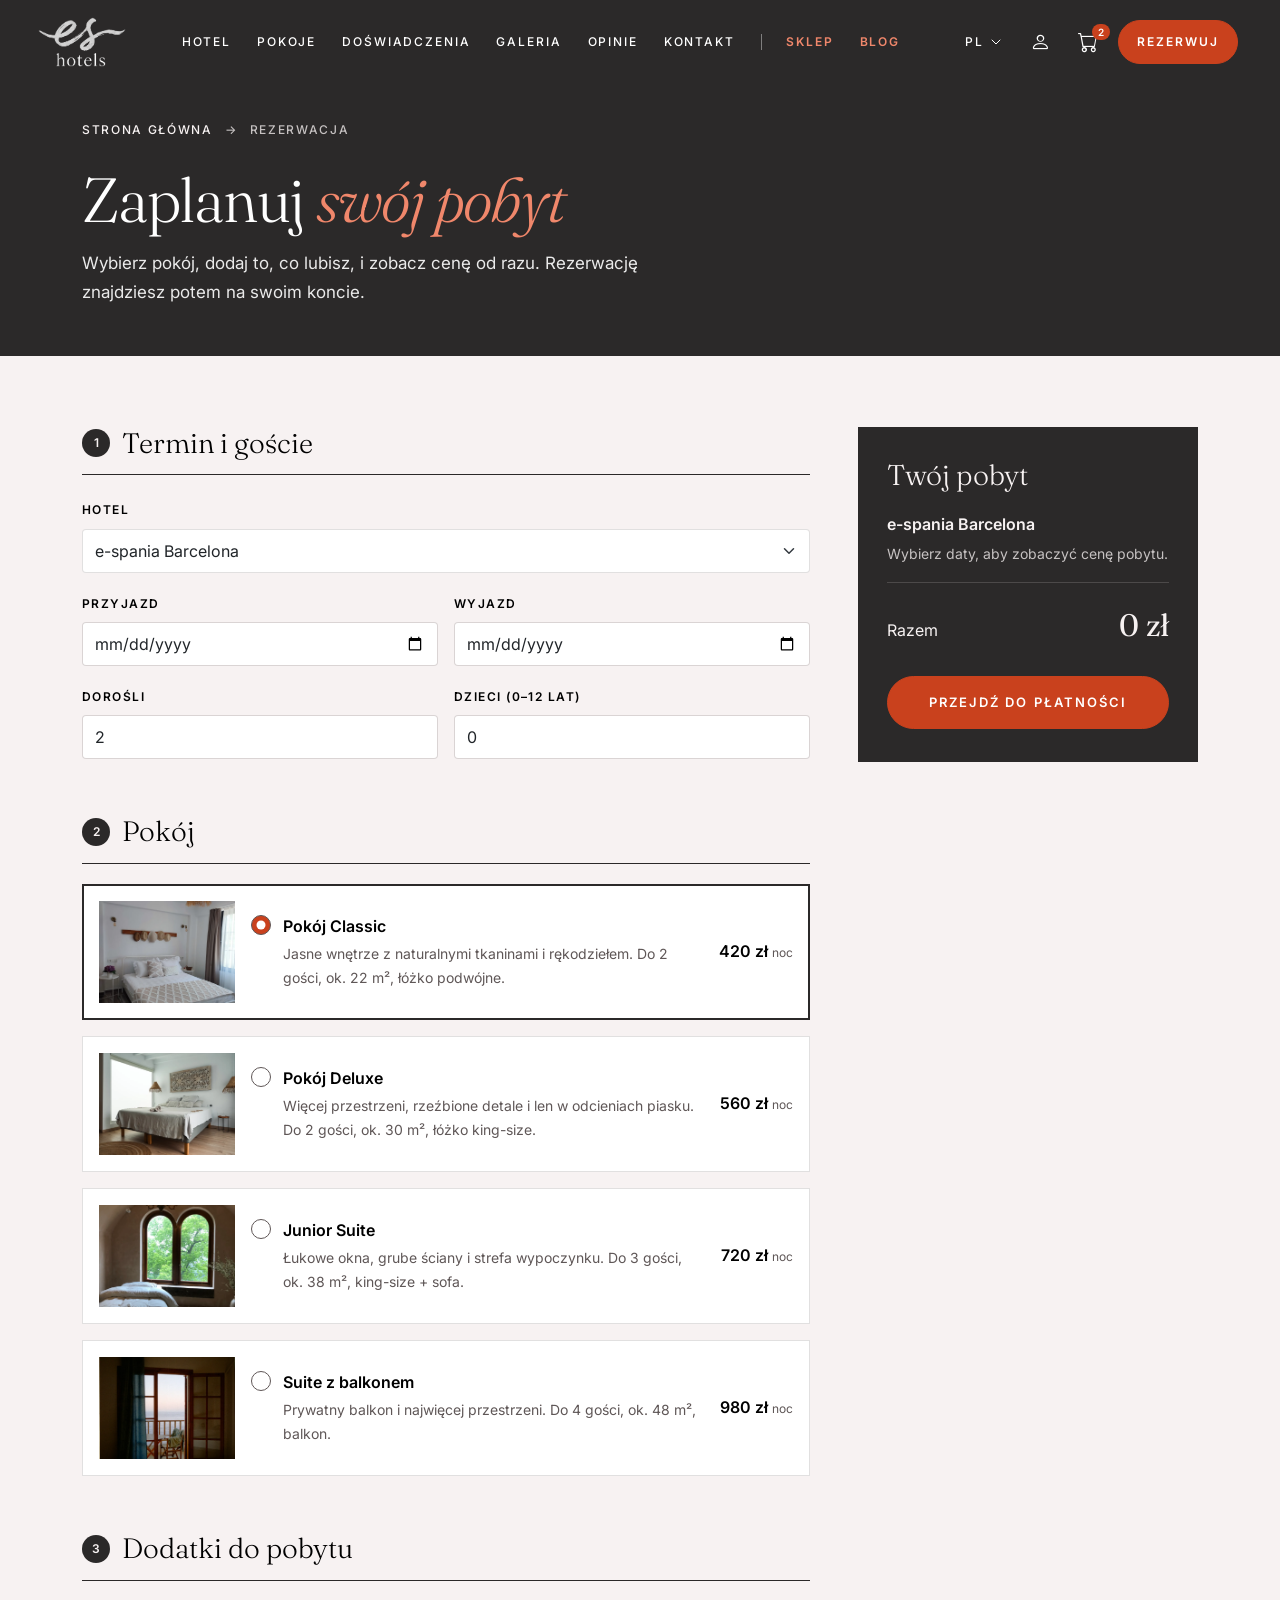
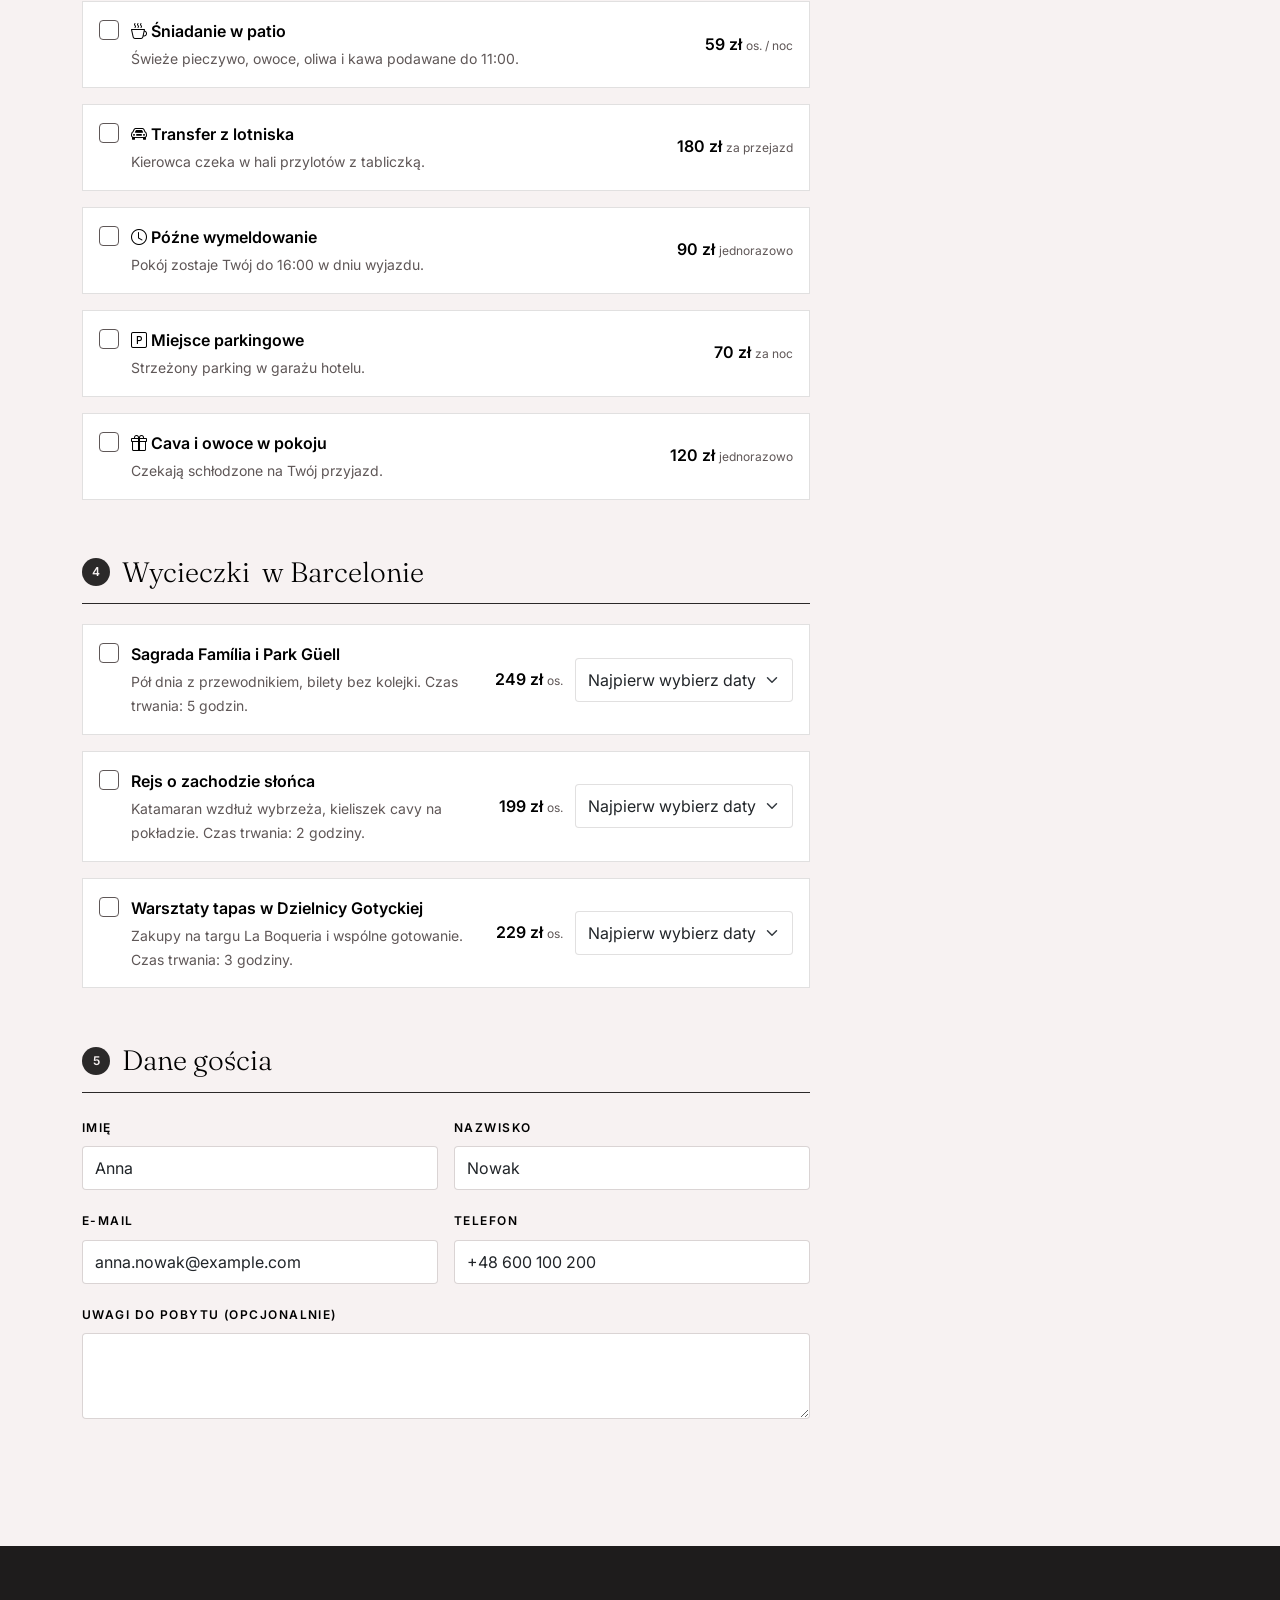
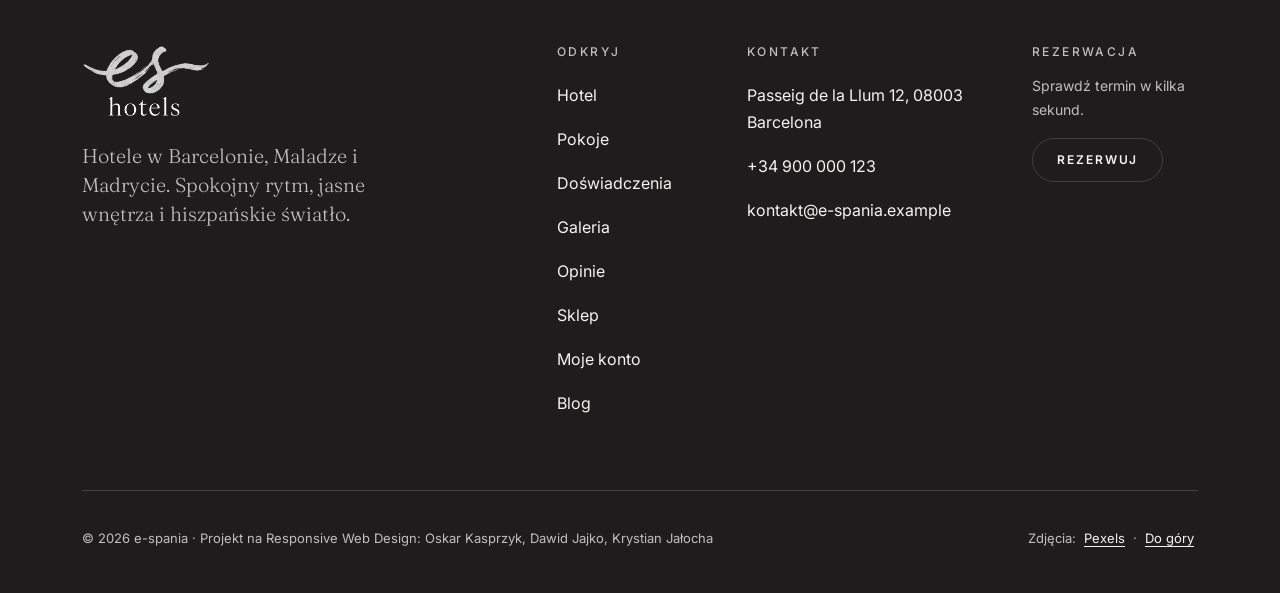
<file: site/rezerwacja.html>
<!DOCTYPE html>
<html lang="pl">
<head>
  <meta charset="UTF-8">
  <meta name="viewport" content="width=device-width, initial-scale=1.0">
  <title>Rezerwacja pobytu — pokój, dodatki i wycieczki | e-spania</title>
  <meta name="description" content="Zarezerwuj pobyt w e-spania: wybierz hotel w Barcelonie, Maladze lub Madrycie, pokój, dodatki i wycieczki, a cenę zobaczysz od razu.">
  <meta name="theme-color" content="#2B2929">

  <!-- Open Graph. Po publikacji strony podmień ścieżki na pełne adresy URL (https://...). -->
  <meta property="og:type" content="website">
  <meta property="og:locale" content="pl_PL">
  <meta property="og:site_name" content="e-spania">
  <meta property="og:title" content="Rezerwacja pobytu w e-spania">
  <meta property="og:description" content="Zarezerwuj pobyt w e-spania: wybierz hotel w Barcelonie, Maladze lub Madrycie, pokój, dodatki i wycieczki, a cenę zobaczysz od razu.">
  <meta property="og:url" content="rezerwacja.html">
  <meta property="og:image" content="assets/images/og-image.jpg">
  <meta property="og:image:width" content="1200">
  <meta property="og:image:height" content="630">
  <meta property="og:image:alt" content="Basen przed bielonym domem z kwitnącą bugenwillą">

  <link rel="icon" type="image/png" href="assets/logo/logo-dark.png">

  <link rel="preconnect" href="https://fonts.googleapis.com">
  <link rel="preconnect" href="https://fonts.gstatic.com" crossorigin>
  <link rel="preconnect" href="https://cdn.jsdelivr.net" crossorigin>
  <link href="https://fonts.googleapis.com/css2?family=Fraunces:ital,opsz,wght@0,9..144,300..600;1,9..144,300..500&family=Inter:wght@400;500;600&display=swap" rel="stylesheet">

  <link href="https://cdn.jsdelivr.net/npm/bootstrap@5.3.3/dist/css/bootstrap.min.css" rel="stylesheet" integrity="sha384-QWTKZyjpPEjISv5WaRU9OFeRpok6YctnYmDr5pNlyT2bRjXh0JMhjY6hW+ALEwIH" crossorigin="anonymous">
  <link rel="stylesheet" href="https://cdn.jsdelivr.net/npm/bootstrap-icons@1.13.2/font/bootstrap-icons.min.css" integrity="sha384-nWN3KqaaVcbEsCjLSV+2jMjh62Iny/+mN3srM8TZeM8N6aj7eDl5wwYggjAJ4/sJ" crossorigin="anonymous">
  <link rel="stylesheet" href="css/styles.css">

  <script>
    document.documentElement.classList.add('js', 'no-intro');
    // Wybrany język EN/ES: strona czeka ukryta, aż main.js podmieni teksty (najwyżej 3 s)
    try {
      const lang = localStorage.getItem('es-lang');
      if (lang === 'en' || lang === 'es') {
        document.documentElement.lang = lang;
        document.documentElement.classList.add('i18n-pending');
        setTimeout(() => document.documentElement.classList.remove('i18n-pending'), 3000);
      }
    } catch (e) { /* bez localStorage strona zostaje po polsku */ }
  </script>

  <script type="application/ld+json">
  {
    "@context": "https://schema.org",
    "@graph": [
      {
        "@type": "WebPage",
        "name": "Rezerwacja pobytu",
        "description": "Zarezerwuj pobyt w e-spania: wybierz hotel w Barcelonie, Maladze lub Madrycie, pokój, dodatki i wycieczki, a cenę zobaczysz od razu.",
        "url": "rezerwacja.html",
        "inLanguage": "pl"
      },
      {
        "@type": "BreadcrumbList",
        "itemListElement": [
          {
            "@type": "ListItem",
            "position": 1,
            "name": "Strona główna",
            "item": "index.html"
          },
          {
            "@type": "ListItem",
            "position": 2,
            "name": "Rezerwacja",
            "item": "rezerwacja.html"
          }
        ]
      }
    ]
  }
  </script>
</head>
<body data-page="rezerwacja">
  <a class="skip-link" href="#main">Przejdź do treści</a>

  <!-- Ikony SVG używane na stronie (rysunki w stylu Lucide, licencja ISC) -->
  <svg xmlns="http://www.w3.org/2000/svg" class="d-none" aria-hidden="true">
    <symbol id="i-chevron-down" viewBox="0 0 24 24"><path d="m6 9 6 6 6-6"/></symbol>
    <symbol id="i-close" viewBox="0 0 24 24"><path d="M18 6 6 18M6 6l12 12"/></symbol>
    <symbol id="i-arrow" viewBox="0 0 24 24"><path d="M5 12h14M13 6l6 6-6 6"/></symbol>
    <symbol id="i-arrow-left" viewBox="0 0 24 24"><path d="M19 12H5M11 18l-6-6 6-6"/></symbol>
    <symbol id="i-search" viewBox="0 0 24 24"><circle cx="11" cy="11" r="7"/><path d="m20 20-3.5-3.5"/></symbol>
    <symbol id="i-menu" viewBox="0 0 24 24"><path d="M3 8h18M3 16h18"/></symbol>
  </svg>

  <!-- ===================== HEADER ===================== -->
  <header class="site-header fixed-top">
    <nav class="navbar navbar-expand-xl site-nav" aria-label="Nawigacja główna">
      <div class="container-fluid site-nav__inner">
        <a class="navbar-brand site-nav__brand" href="index.html" aria-label="e-spania — strona główna">
          <img class="site-nav__logo site-nav__logo--light" src="assets/logo/logo-light.png" alt="" width="479" height="270">
          <img class="site-nav__logo site-nav__logo--dark" src="assets/logo/logo-dark.png" alt="" width="479" height="270">
        </a>

        <div class="offcanvas offcanvas-end site-menu" tabindex="-1" id="siteMenu" aria-labelledby="siteMenuLabel" data-bs-backdrop="false">
          <div class="offcanvas-header site-menu__header">
            <p class="offcanvas-title site-menu__title" id="siteMenuLabel">Menu</p>
            <button type="button" class="btn text-btn" data-bs-dismiss="offcanvas">
              <svg class="icon" aria-hidden="true"><use href="#i-close"/></svg>
              <span>Zamknij</span>
            </button>
          </div>
          <div class="offcanvas-body site-menu__body">
            <ul class="navbar-nav site-menu__list mx-xl-auto">
              <li class="nav-item"><a class="nav-link site-menu__link" href="index.html#hotel">Hotel</a></li>
              <li class="nav-item"><a class="nav-link site-menu__link" href="index.html#pokoje">Pokoje</a></li>
              <li class="nav-item"><a class="nav-link site-menu__link" href="index.html#doswiadczenia">Doświadczenia</a></li>
              <li class="nav-item"><a class="nav-link site-menu__link" href="index.html#galeria">Galeria</a></li>
              <li class="nav-item"><a class="nav-link site-menu__link" href="index.html#opinie">Opinie</a></li>
              <li class="nav-item"><a class="nav-link site-menu__link" href="#kontakt">Kontakt</a></li>
              <li class="nav-item"><a class="nav-link site-menu__link site-menu__link--featured site-menu__link--divider" href="sklep.html">Sklep</a></li>
              <li class="nav-item"><a class="nav-link site-menu__link site-menu__link--featured" href="blog.html">Blog</a></li>
            </ul>
            <div class="site-menu__foot d-xl-none">
              <div class="site-menu__langs d-sm-none" role="group" aria-label="Język strony">
                <button class="btn lang-switch__item site-menu__lang" type="button" lang="pl" data-lang="pl" aria-current="true">PL</button>
                <button class="btn lang-switch__item site-menu__lang" type="button" lang="en" data-lang="en" aria-label="English">EN</button>
                <button class="btn lang-switch__item site-menu__lang" type="button" lang="es" data-lang="es" aria-label="Español">ES</button>
              </div>
              <p class="site-menu__note">Barcelona · Malaga · Madryt</p>
            </div>
          </div>
        </div>

        <div class="site-nav__actions d-flex align-items-center">
          <div class="dropdown lang-switch d-none d-sm-block">
            <button class="btn lang-switch__toggle" type="button" data-bs-toggle="dropdown" aria-expanded="false" aria-label="PL — wybierz język strony">
              <span>PL</span>
              <svg class="icon icon--sm" aria-hidden="true"><use href="#i-chevron-down"/></svg>
            </button>
            <ul class="dropdown-menu dropdown-menu-end lang-switch__menu">
              <li><button class="dropdown-item lang-switch__item active" type="button" lang="pl" data-lang="pl" aria-current="true">Polski</button></li>
              <li><button class="dropdown-item lang-switch__item" type="button" lang="en" data-lang="en">English</button></li>
              <li><button class="dropdown-item lang-switch__item" type="button" lang="es" data-lang="es">Español</button></li>
            </ul>
          </div>

          <a class="icon-btn nav-icon" href="konto.html" aria-label="Konto użytkownika"><i class="bi bi-person" aria-hidden="true"></i></a>
          <a class="icon-btn nav-icon" href="koszyk.html" aria-label="Koszyk, liczba produktów: 2">
            <i class="bi bi-cart" aria-hidden="true"></i>
            <span class="badge nav-badge" aria-hidden="true" data-cart-count>2</span>
          </a>

          <a class="btn btn-accent btn-book" href="index.html#rezerwacja">Rezerwuj</a>

          <button class="navbar-toggler icon-btn site-nav__toggler" type="button" data-bs-toggle="offcanvas" data-bs-target="#siteMenu" aria-controls="siteMenu" aria-label="Otwórz menu">
            <svg class="icon" aria-hidden="true"><use href="#i-menu"/></svg>
          </button>
        </div>
      </div>
    </nav>
    <span class="scroll-progress" aria-hidden="true"></span>
  </header>

  <section class="page-header page-header--plain" aria-labelledby="page-title">
    <div class="container page-header__inner">
      <nav aria-label="breadcrumb">
        <ol class="breadcrumb blog-breadcrumb">
          <li class="breadcrumb-item"><a href="index.html">Strona główna</a></li>
          <li class="breadcrumb-item active" aria-current="page">Rezerwacja</li>
        </ol>
      </nav>
      <h1 class="page-header__title" id="page-title">Zaplanuj <em>swój pobyt</em></h1>
      <p class="page-header__text">Wybierz pokój, dodaj to, co lubisz, i zobacz cenę od razu. Rezerwację znajdziesz potem na swoim koncie.</p>
    </div>
  </section>

  <main id="main" class="container shop-layout">
    <form class="shop-form" id="reservationForm" novalidate>
      <div class="row gx-lg-5 gy-5">
        <div class="col-lg-8">
          <div class="form-errors" id="reservationErrors" role="alert" tabindex="-1" hidden>
            <h2 class="form-errors__title">Sprawdź formularz</h2>
            <ul></ul>
          </div>

          <section class="form-section" aria-labelledby="res-stay">
            <h2 class="form-section__title" id="res-stay"><span class="form-section__step">1</span> Termin i goście</h2>
            <div class="row g-3">
              <div class="col-12">
                <label class="form-label" for="resCity">Hotel</label>
                <select class="form-select" id="resCity"><option value="barcelona">e-spania Barcelona</option><option value="malaga">e-spania Malaga</option><option value="madryt">e-spania Madryt</option></select>
              </div>
              <div class="col-6">
                <label class="form-label" for="resArrival">Przyjazd</label>
                <input class="form-control" type="date" id="resArrival" required>
                <div class="invalid-feedback">Wybierz datę przyjazdu.</div>
              </div>
              <div class="col-6">
                <label class="form-label" for="resDeparture">Wyjazd</label>
                <input class="form-control" type="date" id="resDeparture" required>
                <div class="invalid-feedback" id="resDepartureFeedback" data-feedback="resDeparture">Wybierz datę wyjazdu.</div>
              </div>
              <div class="col-6">
                <label class="form-label" for="resAdults">Dorośli</label>
                <input class="form-control" type="number" id="resAdults" value="2" min="1" max="6" inputmode="numeric" required>
                <div class="invalid-feedback" data-feedback="resAdults">Pokoje mieszczą maksymalnie 4 gości.</div>
              </div>
              <div class="col-6">
                <label class="form-label" for="resChildren">Dzieci (0–12 lat)</label>
                <input class="form-control" type="number" id="resChildren" value="0" min="0" max="4" inputmode="numeric">
              </div>
            </div>
          </section>

          <section class="form-section">
            <fieldset>
              <legend class="form-section__title"><span class="form-section__step">2</span> Pokój</legend>
              <div class="row g-3">
            <div class="col-12">
              <div class="option-card option-card--room">
                <img class="option-card__image" src="assets/images/room-classic.webp" width="1200" height="900" loading="lazy" decoding="async" alt="Jasny pokój z podwójnym łóżkiem i białą pościelą">
                <div class="form-check option-card__check">
                  <input class="form-check-input" type="radio" name="room" id="room-classic" value="classic" checked>
                  <label class="form-check-label" for="room-classic">
                    <span class="option-card__name">Pokój Classic</span>
                    <span class="option-card__text">Jasne wnętrze z naturalnymi tkaninami i rękodziełem. Do 2 gości, ok. 22 m², łóżko podwójne.</span>
                    <span class="option-card__limit" id="room-classic-limit"></span>
                  </label>
                </div>
                <span class="option-card__price">420 zł<small>noc</small></span>
              </div>
            </div>
            <div class="col-12">
              <div class="option-card option-card--room">
                <img class="option-card__image" src="assets/images/room-deluxe.webp" width="1200" height="900" loading="lazy" decoding="async" alt="Przestronny pokój z lnianą pościelą i rzeźbionym panelem nad łóżkiem">
                <div class="form-check option-card__check">
                  <input class="form-check-input" type="radio" name="room" id="room-deluxe" value="deluxe">
                  <label class="form-check-label" for="room-deluxe">
                    <span class="option-card__name">Pokój Deluxe</span>
                    <span class="option-card__text">Więcej przestrzeni, rzeźbione detale i len w odcieniach piasku. Do 2 gości, ok. 30 m², łóżko king-size.</span>
                    <span class="option-card__limit" id="room-deluxe-limit"></span>
                  </label>
                </div>
                <span class="option-card__price">560 zł<small>noc</small></span>
              </div>
            </div>
            <div class="col-12">
              <div class="option-card option-card--room">
                <img class="option-card__image" src="assets/images/room-junior.webp" width="1200" height="900" loading="lazy" decoding="async" alt="Sypialnia z łukowymi oknami wychodzącymi na zieleń">
                <div class="form-check option-card__check">
                  <input class="form-check-input" type="radio" name="room" id="room-junior" value="junior">
                  <label class="form-check-label" for="room-junior">
                    <span class="option-card__name">Junior Suite</span>
                    <span class="option-card__text">Łukowe okna, grube ściany i strefa wypoczynku. Do 3 gości, ok. 38 m², king-size + sofa.</span>
                    <span class="option-card__limit" id="room-junior-limit"></span>
                  </label>
                </div>
                <span class="option-card__price">720 zł<small>noc</small></span>
              </div>
            </div>
            <div class="col-12">
              <div class="option-card option-card--room">
                <img class="option-card__image" src="assets/images/room-suite.webp" width="1200" height="900" loading="lazy" decoding="async" alt="Otwarte drzwi balkonowe z widokiem na morze o zmierzchu">
                <div class="form-check option-card__check">
                  <input class="form-check-input" type="radio" name="room" id="room-suite" value="suite">
                  <label class="form-check-label" for="room-suite">
                    <span class="option-card__name">Suite z balkonem</span>
                    <span class="option-card__text">Prywatny balkon i najwięcej przestrzeni. Do 4 gości, ok. 48 m², balkon.</span>
                    <span class="option-card__limit" id="room-suite-limit"></span>
                  </label>
                </div>
                <span class="option-card__price">980 zł<small>noc</small></span>
              </div>
            </div>
              </div>
            </fieldset>
          </section>

          <section class="form-section">
            <fieldset>
              <legend class="form-section__title"><span class="form-section__step">3</span> Dodatki do pobytu</legend>
              <div class="row g-3">
            <div class="col-12">
              <div class="option-card">
                <div class="form-check option-card__check">
                  <input class="form-check-input" type="checkbox" data-group="extra" id="extra-breakfast" value="breakfast">
                  <label class="form-check-label" for="extra-breakfast">
                    <span class="option-card__name"><i class="bi bi-cup-hot" aria-hidden="true"></i> Śniadanie w patio</span>
                    <span class="option-card__text">Świeże pieczywo, owoce, oliwa i kawa podawane do 11:00.</span>
                  </label>
                </div>
                <span class="option-card__price">59 zł<small>os. / noc</small></span>
              </div>
            </div>
            <div class="col-12">
              <div class="option-card">
                <div class="form-check option-card__check">
                  <input class="form-check-input" type="checkbox" data-group="extra" id="extra-transfer" value="transfer">
                  <label class="form-check-label" for="extra-transfer">
                    <span class="option-card__name"><i class="bi bi-car-front" aria-hidden="true"></i> Transfer z lotniska</span>
                    <span class="option-card__text">Kierowca czeka w hali przylotów z tabliczką.</span>
                  </label>
                </div>
                <span class="option-card__price">180 zł<small>za przejazd</small></span>
              </div>
            </div>
            <div class="col-12">
              <div class="option-card">
                <div class="form-check option-card__check">
                  <input class="form-check-input" type="checkbox" data-group="extra" id="extra-late" value="late">
                  <label class="form-check-label" for="extra-late">
                    <span class="option-card__name"><i class="bi bi-clock" aria-hidden="true"></i> Późne wymeldowanie</span>
                    <span class="option-card__text">Pokój zostaje Twój do 16:00 w dniu wyjazdu.</span>
                  </label>
                </div>
                <span class="option-card__price">90 zł<small>jednorazowo</small></span>
              </div>
            </div>
            <div class="col-12">
              <div class="option-card">
                <div class="form-check option-card__check">
                  <input class="form-check-input" type="checkbox" data-group="extra" id="extra-parking" value="parking">
                  <label class="form-check-label" for="extra-parking">
                    <span class="option-card__name"><i class="bi bi-p-square" aria-hidden="true"></i> Miejsce parkingowe</span>
                    <span class="option-card__text">Strzeżony parking w garażu hotelu.</span>
                  </label>
                </div>
                <span class="option-card__price">70 zł<small>za noc</small></span>
              </div>
            </div>
            <div class="col-12">
              <div class="option-card">
                <div class="form-check option-card__check">
                  <input class="form-check-input" type="checkbox" data-group="extra" id="extra-cava" value="cava">
                  <label class="form-check-label" for="extra-cava">
                    <span class="option-card__name"><i class="bi bi-gift" aria-hidden="true"></i> Cava i owoce w pokoju</span>
                    <span class="option-card__text">Czekają schłodzone na Twój przyjazd.</span>
                  </label>
                </div>
                <span class="option-card__price">120 zł<small>jednorazowo</small></span>
              </div>
            </div>
              </div>
            </fieldset>
          </section>

          <section class="form-section">
            <fieldset>
              <legend class="form-section__title"><span class="form-section__step">4</span> Wycieczki <span id="tripsCity">w Barcelonie</span></legend>
              <div class="row g-3" id="tripOptions">
                <div class="col-12"><p class="option-card">Sagrada Família i Park Güell · 249 zł za osobę</p></div>
                <div class="col-12"><p class="option-card">Rejs o zachodzie słońca · 199 zł za osobę</p></div>
                <div class="col-12"><p class="option-card">Warsztaty tapas w Dzielnicy Gotyckiej · 229 zł za osobę</p></div>
              </div>
            </fieldset>
          </section>

          <section class="form-section" aria-labelledby="res-guest">
            <h2 class="form-section__title" id="res-guest"><span class="form-section__step">5</span> Dane gościa</h2>
            <div class="row g-3">
              <div class="col-sm-6">
                <label class="form-label" for="resFirstName">Imię</label>
                <input class="form-control" type="text" id="resFirstName" required autocomplete="given-name">
                <div class="invalid-feedback">Podaj imię.</div>
              </div>
              <div class="col-sm-6">
                <label class="form-label" for="resLastName">Nazwisko</label>
                <input class="form-control" type="text" id="resLastName" required autocomplete="family-name">
                <div class="invalid-feedback">Podaj nazwisko.</div>
              </div>
              <div class="col-sm-6">
                <label class="form-label" for="resEmail">E-mail</label>
                <input class="form-control" type="email" id="resEmail" required autocomplete="email">
                <div class="invalid-feedback">Podaj poprawny adres e-mail.</div>
              </div>
              <div class="col-sm-6">
                <label class="form-label" for="resPhone">Telefon</label>
                <input class="form-control" type="tel" id="resPhone" required autocomplete="tel" minlength="9">
                <div class="invalid-feedback">Podaj numer telefonu.</div>
              </div>
              <div class="col-12">
                <label class="form-label" for="resNotes">Uwagi do pobytu (opcjonalnie)</label>
                <textarea class="form-control" id="resNotes" rows="3"></textarea>
              </div>
            </div>
          </section>
        </div>

        <div class="col-lg-4">
          <section class="card summary-card" aria-labelledby="res-summary">
            <div class="card-body">
              <h2 class="summary-card__title" id="res-summary">Twój pobyt</h2>
              <p class="summary-card__hotel" id="resSumHotel">e-spania Barcelona</p>
              <p class="summary-card__note" id="resSumDates">Wybierz daty, aby zobaczyć cenę pobytu.</p>
              <ul class="summary-list" id="resSumLines"></ul>
              <p class="summary-total"><span>Razem</span><strong id="resSumTotal" aria-live="polite">0 zł</strong></p>
              <button class="btn btn-accent btn-lg-pill w-100" type="submit">Przejdź do płatności</button>
            </div>
          </section>
        </div>
      </div>
    </form>
  </main>

  <!-- ===================== FOOTER ===================== -->
  <footer class="site-footer" id="kontakt">
    <div class="container">
      <div class="row gy-5">
        <div class="col-lg-4">
          <img class="site-footer__logo" src="assets/logo/logo-light.png" width="479" height="270" loading="lazy" alt="e-spania — es hotels">
          <p class="site-footer__claim">Hotele w Barcelonie, Maladze i Madrycie. Spokojny rytm, jasne wnętrza i hiszpańskie światło.</p>
        </div>
        <div class="col-6 col-md-4 col-lg-2 offset-lg-1">
          <h2 class="site-footer__heading">Odkryj</h2>
          <ul class="site-footer__list">
            <li><a href="index.html#hotel">Hotel</a></li>
            <li><a href="index.html#pokoje">Pokoje</a></li>
            <li><a href="index.html#doswiadczenia">Doświadczenia</a></li>
            <li><a href="index.html#galeria">Galeria</a></li>
            <li><a href="index.html#opinie">Opinie</a></li>
            <li><a href="sklep.html">Sklep</a></li>
            <li><a href="konto.html">Moje konto</a></li>
            <li><a href="blog.html">Blog</a></li>
          </ul>
        </div>
        <div class="col-6 col-md-4 col-lg-3">
          <h2 class="site-footer__heading">Kontakt</h2>
          <address class="site-footer__list site-footer__address">
            <span data-city="address">Passeig de la Llum 12, 08003 Barcelona</span>
            <a href="tel:+34900000123">+34&nbsp;900&nbsp;000&nbsp;123</a>
            <a href="mailto:kontakt@e-spania.example">kontakt@e-spania.example</a>
          </address>
        </div>
        <div class="col-md-4 col-lg-2">
          <h2 class="site-footer__heading">Rezerwacja</h2>
          <p class="site-footer__small">Sprawdź termin w kilka sekund.</p>
          <a class="btn btn-ghost" href="index.html#rezerwacja">Rezerwuj</a>
        </div>
      </div>
      <div class="site-footer__bottom d-flex flex-column flex-md-row justify-content-between align-items-md-center gap-3">
        <p class="mb-0">© 2026 e-spania · Projekt na Responsive Web Design: Oskar Kasprzyk, Dawid Jajko, Krystian Jałocha</p>
        <p class="mb-0">Zdjęcia: <a href="https://www.pexels.com/" target="_blank" rel="noopener">Pexels<span class="visually-hidden"> (otwiera się w nowej karcie)</span></a> · <a href="rezerwacja.html" data-action="scroll-top">Do góry</a></p>
      </div>
    </div>
  </footer>

  <!-- ===================== POWIADOMIENIA (toast) ===================== -->
  <div class="toast-container position-fixed p-3 es-toast-container">
    <div class="toast es-toast" id="appToast" role="status" aria-live="polite" aria-atomic="true">
      <div class="es-toast__body">
        <p class="es-toast__title" id="appToastTitle"></p>
        <p class="es-toast__text" id="appToastText"></p>
      </div>
      <button type="button" class="icon-btn es-toast__close" data-bs-dismiss="toast" aria-label="Zamknij powiadomienie"><svg class="icon icon--sm" aria-hidden="true"><use href="#i-close"/></svg></button>
    </div>
  </div>

  <script src="https://cdn.jsdelivr.net/npm/bootstrap@5.3.3/dist/js/bootstrap.bundle.min.js" integrity="sha384-YvpcrYf0tY3lHB60NNkmXc5s9fDVZLESaAA55NDzOxhy9GkcIdslK1eN7N6jIeHz" crossorigin="anonymous" defer></script>
  <script src="js/i18n-en.js" defer></script>
  <script src="js/i18n-es.js" defer></script>
  <script src="js/main.js" defer></script>
  <script src="js/shop-data.js" defer></script>
  <script src="js/shop.js" defer></script>
</body>
</html>
</file>
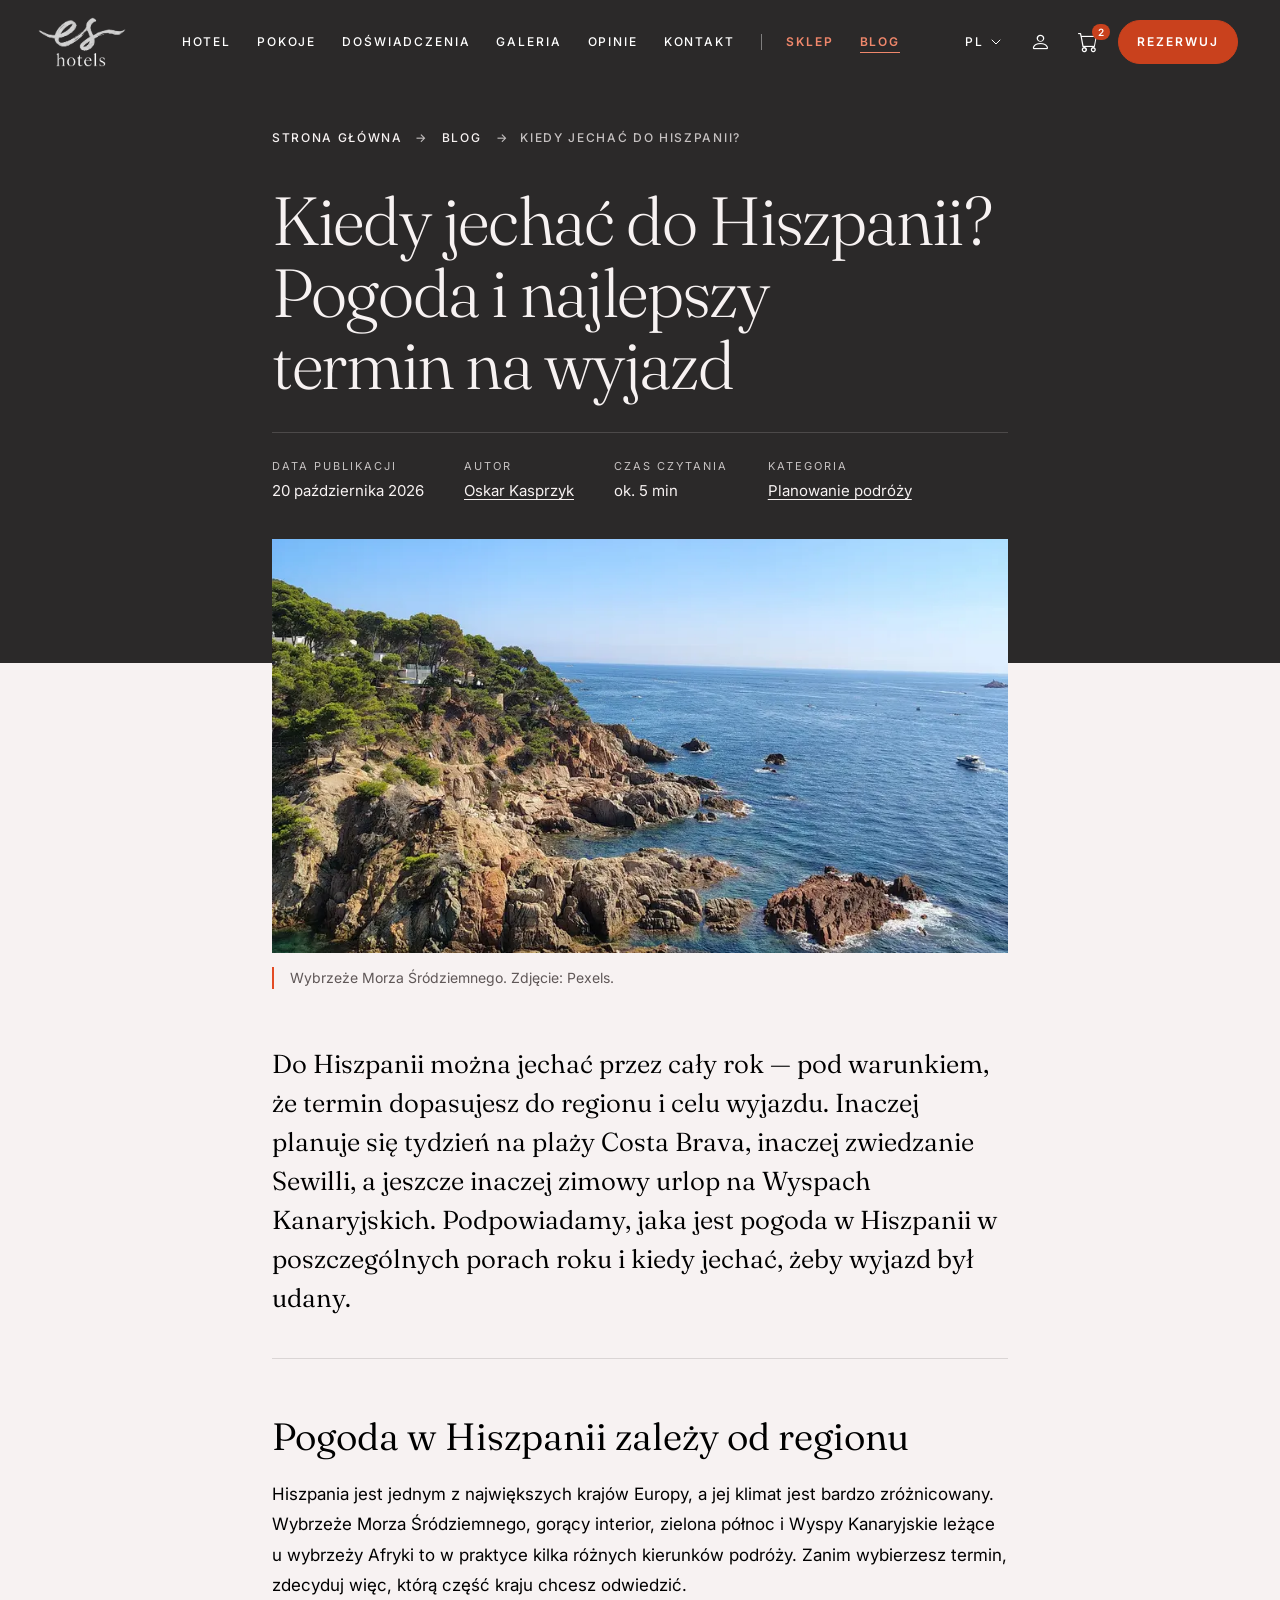
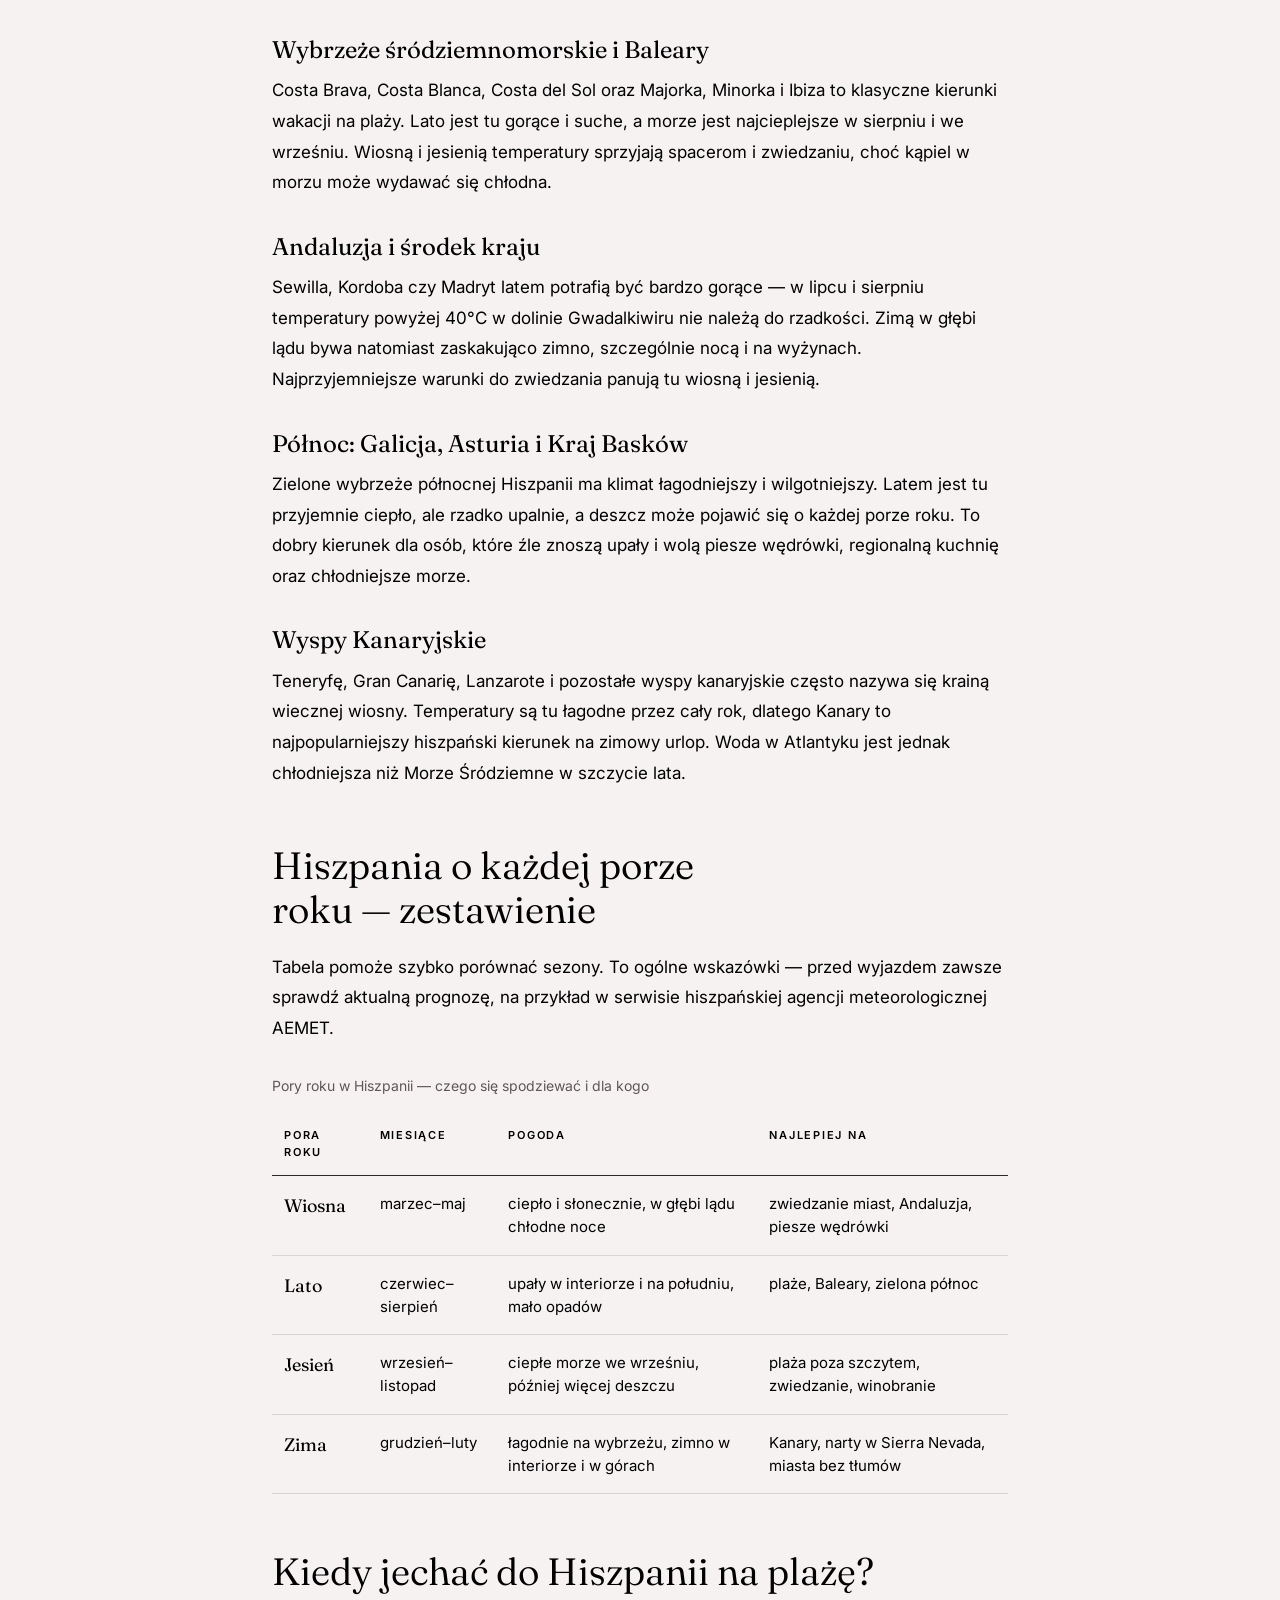
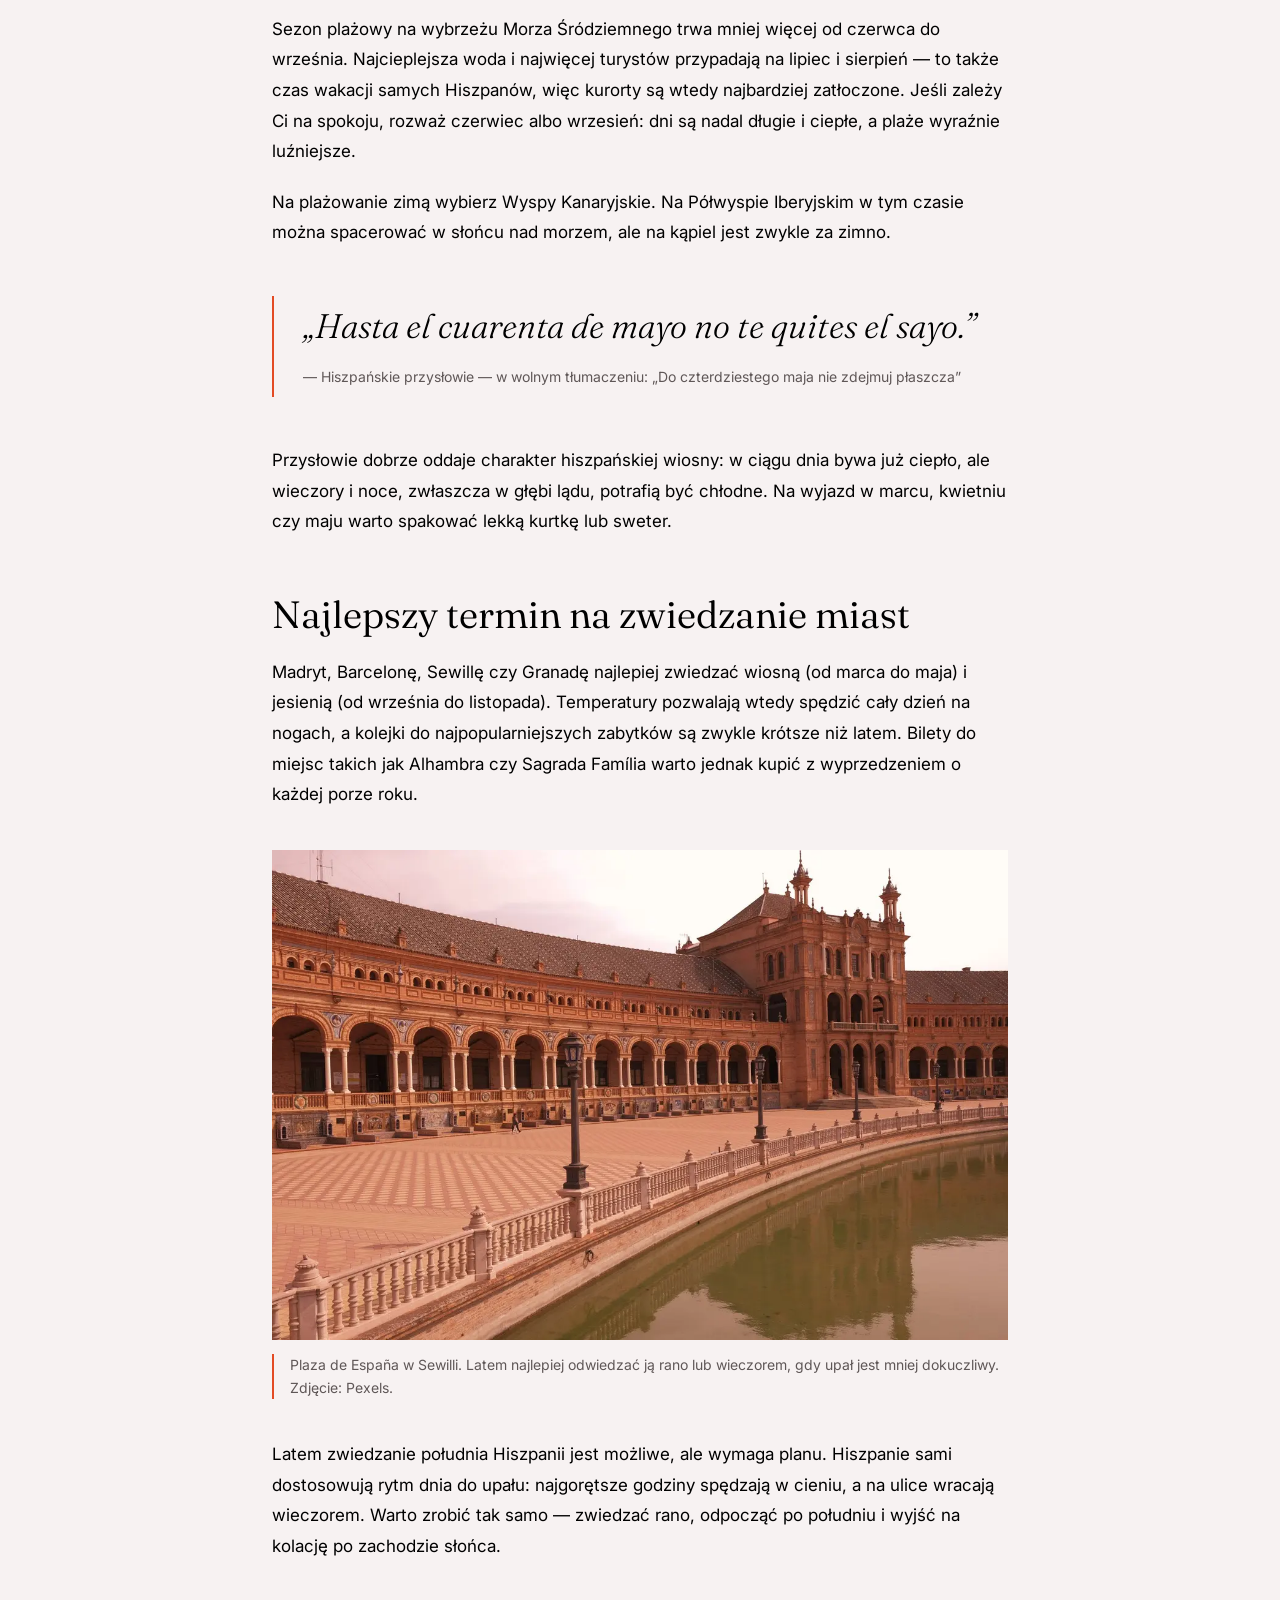
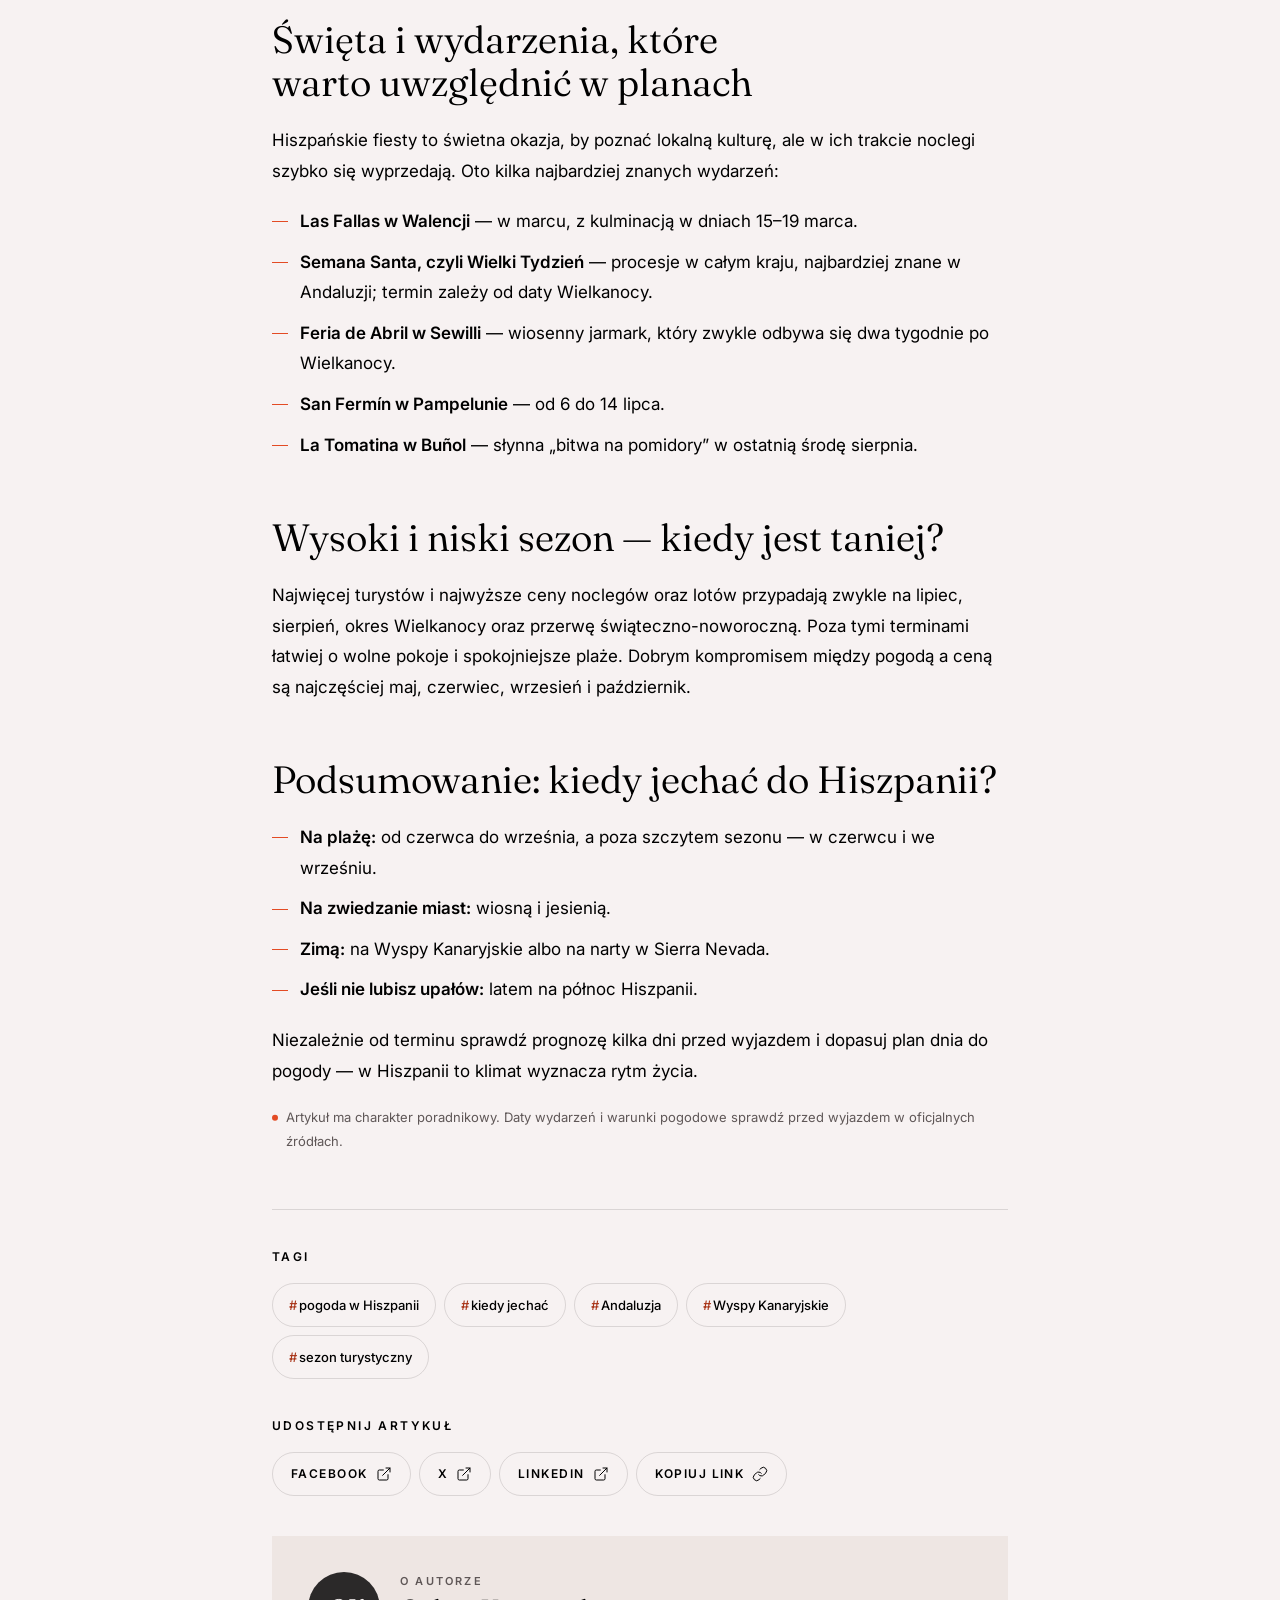
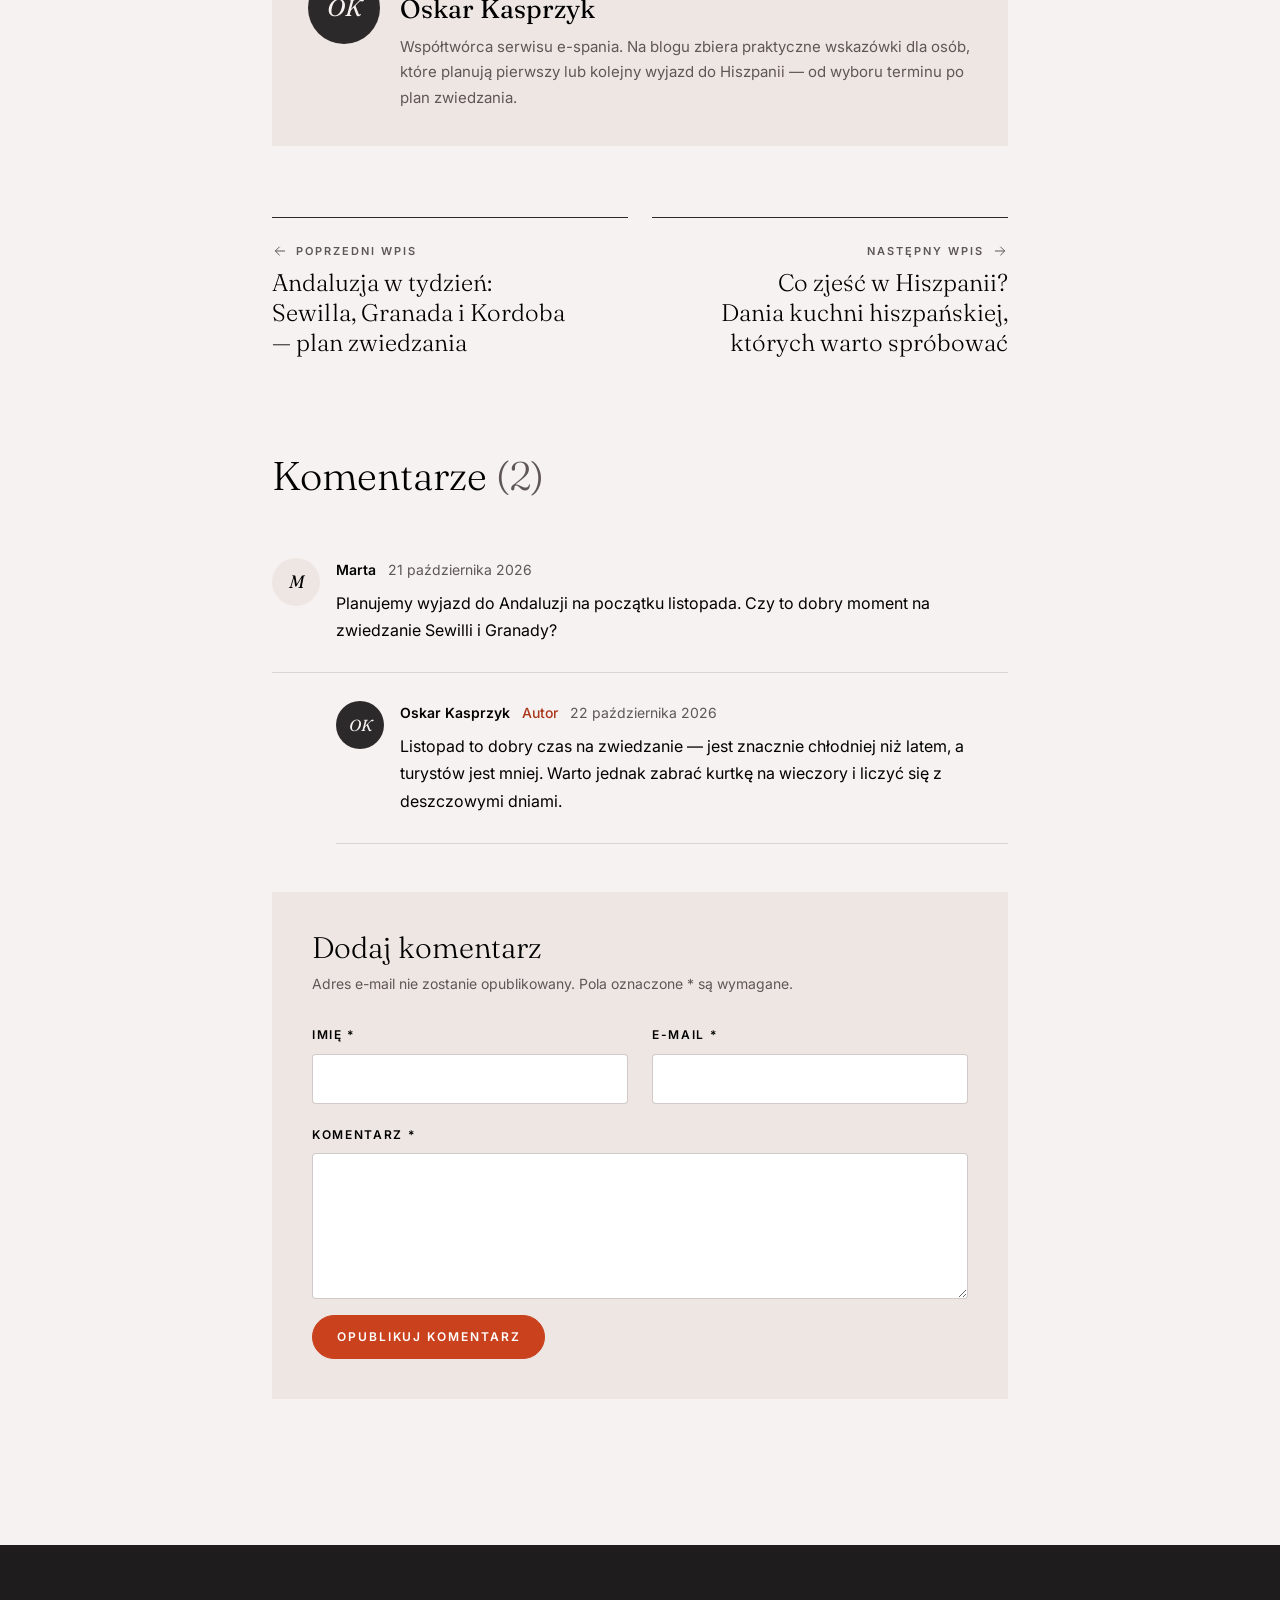
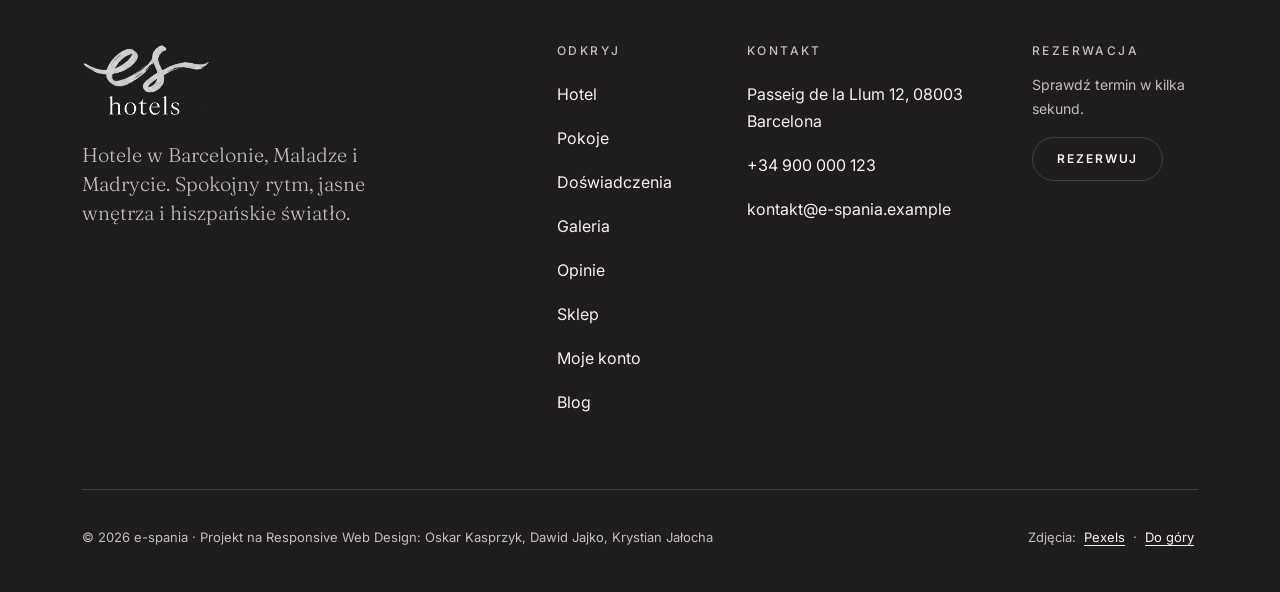
<file: site/single.html>
<!DOCTYPE html>
<html lang="pl">
<head>
  <meta charset="UTF-8">
  <meta name="viewport" content="width=device-width, initial-scale=1.0">
  <title>Kiedy jechać do Hiszpanii? Pogoda i sezony | e-spania</title>
  <meta name="description" content="Kiedy jechać do Hiszpanii? Sprawdź pogodę w regionach i porach roku oraz najlepszy termin na plażę, zwiedzanie miast i wyjazd na Wyspy Kanaryjskie.">
  <meta name="author" content="Oskar Kasprzyk">
  <meta name="theme-color" content="#2B2929">

  <!-- Open Graph. Po publikacji strony podmień ścieżki na pełne adresy URL (https://...). -->
  <meta property="og:type" content="article">
  <meta property="og:locale" content="pl_PL">
  <meta property="og:site_name" content="e-spania">
  <meta property="og:title" content="Kiedy jechać do Hiszpanii? Pogoda i najlepszy termin na wyjazd">
  <meta property="og:description" content="Pogoda w Hiszpanii zależy od regionu i pory roku. Podpowiadamy, kiedy jechać na plażę, kiedy zwiedzać miasta, a kiedy wybrać Wyspy Kanaryjskie.">
  <meta property="og:url" content="single.html">
  <meta property="og:image" content="assets/images/blog/og-pogoda.jpg">
  <meta property="og:image:width" content="1200">
  <meta property="og:image:height" content="630">
  <meta property="og:image:alt" content="Skaliste wybrzeże Morza Śródziemnego z sosnami i turkusową wodą">
  <meta property="article:published_time" content="2026-10-20T09:00:00+02:00">
  <meta property="article:author" content="Oskar Kasprzyk">
  <meta property="article:section" content="Planowanie podróży">
  <meta property="article:tag" content="pogoda w Hiszpanii">
  <meta property="article:tag" content="kiedy jechać do Hiszpanii">
  <meta property="article:tag" content="Wyspy Kanaryjskie">

  <link rel="icon" type="image/png" href="assets/logo/logo-dark.png">

  <link rel="preconnect" href="https://fonts.googleapis.com">
  <link rel="preconnect" href="https://fonts.gstatic.com" crossorigin>
  <link rel="preconnect" href="https://cdn.jsdelivr.net" crossorigin>
  <link href="https://fonts.googleapis.com/css2?family=Fraunces:ital,opsz,wght@0,9..144,300..600;1,9..144,300..500&family=Inter:wght@400;500;600&display=swap" rel="stylesheet">

  <link rel="preload" as="image" href="assets/images/blog/pogoda-lead-900.webp" imagesrcset="assets/images/blog/pogoda-lead-900.webp 900w, assets/images/blog/pogoda-lead-1600.webp 1600w" imagesizes="(min-width: 992px) 46rem, 100vw">

  <link href="https://cdn.jsdelivr.net/npm/bootstrap@5.3.3/dist/css/bootstrap.min.css" rel="stylesheet" integrity="sha384-QWTKZyjpPEjISv5WaRU9OFeRpok6YctnYmDr5pNlyT2bRjXh0JMhjY6hW+ALEwIH" crossorigin="anonymous">
  <link rel="stylesheet" href="https://cdn.jsdelivr.net/npm/bootstrap-icons@1.13.2/font/bootstrap-icons.min.css" integrity="sha384-nWN3KqaaVcbEsCjLSV+2jMjh62Iny/+mN3srM8TZeM8N6aj7eDl5wwYggjAJ4/sJ" crossorigin="anonymous">
  <link rel="stylesheet" href="css/styles.css">

  <!-- Klasa "js" włącza animacje tylko wtedy, gdy JavaScript działa. Kurtyna intro jest tylko na stronie głównej. -->
  <script>
    document.documentElement.classList.add('js', 'no-intro');
    // Wybrany język EN/ES: strona czeka ukryta, aż main.js podmieni teksty (najwyżej 3 s)
    try {
      const lang = localStorage.getItem('es-lang');
      if (lang === 'en' || lang === 'es') {
        document.documentElement.lang = lang;
        document.documentElement.classList.add('i18n-pending');
        setTimeout(() => document.documentElement.classList.remove('i18n-pending'), 3000);
      }
    } catch (e) { /* bez localStorage strona zostaje po polsku */ }
  </script>

  <!-- Dane strukturalne: artykuł blogowy i ścieżka nawigacji -->
  <script type="application/ld+json">
  {
    "@context": "https://schema.org",
    "@graph": [
      {
        "@type": "BlogPosting",
        "@id": "single.html#artykul",
        "headline": "Kiedy jechać do Hiszpanii? Pogoda i najlepszy termin na wyjazd",
        "description": "Pogoda w Hiszpanii w poszczególnych regionach i porach roku oraz najlepszy termin na plażę, zwiedzanie miast i wyjazd na Wyspy Kanaryjskie.",
        "image": [
          "assets/images/blog/pogoda-lead-1600.webp",
          "assets/images/blog/og-pogoda.jpg"
        ],
        "datePublished": "2026-10-20T09:00:00+02:00",
        "dateModified": "2026-10-20T09:00:00+02:00",
        "author": {
          "@type": "Person",
          "name": "Oskar Kasprzyk",
          "url": "single.html#autor"
        },
        "publisher": {
          "@type": "Organization",
          "name": "e-spania",
          "logo": { "@type": "ImageObject", "url": "assets/logo/logo-dark.png" }
        },
        "mainEntityOfPage": { "@type": "WebPage", "@id": "single.html" },
        "isPartOf": { "@type": "Blog", "@id": "blog.html#blog", "name": "Blog e-spania" },
        "articleSection": "Planowanie podróży",
        "keywords": ["pogoda w Hiszpanii", "kiedy jechać do Hiszpanii", "Andaluzja", "Wyspy Kanaryjskie", "sezon turystyczny"],
        "inLanguage": "pl",
        "wordCount": 893,
        "timeRequired": "PT5M"
      },
      {
        "@type": "BreadcrumbList",
        "itemListElement": [
          { "@type": "ListItem", "position": 1, "name": "Strona główna", "item": "index.html" },
          { "@type": "ListItem", "position": 2, "name": "Blog", "item": "blog.html" },
          { "@type": "ListItem", "position": 3, "name": "Kiedy jechać do Hiszpanii? Pogoda i najlepszy termin na wyjazd", "item": "single.html" }
        ]
      }
    ]
  }
  </script>
</head>
<body>
  <a class="skip-link" href="#main">Przejdź do treści</a>

  <!-- Ikony SVG używane na stronie (rysunki w stylu Lucide, licencja ISC) -->
  <svg xmlns="http://www.w3.org/2000/svg" class="d-none" aria-hidden="true">
    <symbol id="i-chevron-down" viewBox="0 0 24 24"><path d="m6 9 6 6 6-6"/></symbol>
    <symbol id="i-close" viewBox="0 0 24 24"><path d="M18 6 6 18M6 6l12 12"/></symbol>
    <symbol id="i-arrow" viewBox="0 0 24 24"><path d="M5 12h14M13 6l6 6-6 6"/></symbol>
    <symbol id="i-arrow-left" viewBox="0 0 24 24"><path d="M19 12H5M11 18l-6-6 6-6"/></symbol>
    <symbol id="i-external" viewBox="0 0 24 24"><path d="M15 3h6v6M10 14 21 3M18 13v6a2 2 0 0 1-2 2H5a2 2 0 0 1-2-2V8a2 2 0 0 1 2-2h6"/></symbol>
    <symbol id="i-link" viewBox="0 0 24 24"><path d="M10 13a5 5 0 0 0 7.54.54l3-3a5 5 0 0 0-7.07-7.07l-1.72 1.71"/><path d="M14 11a5 5 0 0 0-7.54-.54l-3 3a5 5 0 0 0 7.07 7.07l1.71-1.71"/></symbol>
    <symbol id="i-menu" viewBox="0 0 24 24"><path d="M3 8h18M3 16h18"/></symbol>
  </svg>

  <!-- ===================== HEADER ===================== -->
  <header class="site-header fixed-top">
    <nav class="navbar navbar-expand-xl site-nav" aria-label="Nawigacja główna">
      <div class="container-fluid site-nav__inner">
        <a class="navbar-brand site-nav__brand" href="index.html" aria-label="e-spania — strona główna">
          <img class="site-nav__logo site-nav__logo--light" src="assets/logo/logo-light.png" alt="" width="479" height="270">
          <img class="site-nav__logo site-nav__logo--dark" src="assets/logo/logo-dark.png" alt="" width="479" height="270">
        </a>

        <div class="offcanvas offcanvas-end site-menu" tabindex="-1" id="siteMenu" aria-labelledby="siteMenuLabel" data-bs-backdrop="false">
          <div class="offcanvas-header site-menu__header">
            <p class="offcanvas-title site-menu__title" id="siteMenuLabel">Menu</p>
            <button type="button" class="btn text-btn" data-bs-dismiss="offcanvas">
              <svg class="icon" aria-hidden="true"><use href="#i-close"/></svg>
              <span>Zamknij</span>
            </button>
          </div>
          <div class="offcanvas-body site-menu__body">
            <ul class="navbar-nav site-menu__list mx-xl-auto">
              <li class="nav-item"><a class="nav-link site-menu__link" href="index.html#hotel">Hotel</a></li>
              <li class="nav-item"><a class="nav-link site-menu__link" href="index.html#pokoje">Pokoje</a></li>
              <li class="nav-item"><a class="nav-link site-menu__link" href="index.html#doswiadczenia">Doświadczenia</a></li>
              <li class="nav-item"><a class="nav-link site-menu__link" href="index.html#galeria">Galeria</a></li>
              <li class="nav-item"><a class="nav-link site-menu__link" href="index.html#opinie">Opinie</a></li>
              <li class="nav-item"><a class="nav-link site-menu__link" href="#kontakt">Kontakt</a></li>
              <li class="nav-item"><a class="nav-link site-menu__link site-menu__link--featured site-menu__link--divider" href="sklep.html">Sklep</a></li>
              <li class="nav-item"><a class="nav-link site-menu__link site-menu__link--featured" href="blog.html" aria-current="true">Blog</a></li>
            </ul>
            <div class="site-menu__foot d-xl-none">
              <div class="site-menu__langs d-sm-none" role="group" aria-label="Język strony">
                <button class="btn lang-switch__item site-menu__lang" type="button" lang="pl" data-lang="pl" aria-current="true">PL</button>
                <button class="btn lang-switch__item site-menu__lang" type="button" lang="en" data-lang="en" aria-label="English">EN</button>
                <button class="btn lang-switch__item site-menu__lang" type="button" lang="es" data-lang="es" aria-label="Español">ES</button>
              </div>
              <p class="site-menu__note">Barcelona · Malaga · Madryt</p>
            </div>
          </div>
        </div>

        <div class="site-nav__actions d-flex align-items-center">
          <div class="dropdown lang-switch d-none d-sm-block">
            <button class="btn lang-switch__toggle" type="button" data-bs-toggle="dropdown" aria-expanded="false" aria-label="PL — wybierz język strony">
              <span>PL</span>
              <svg class="icon icon--sm" aria-hidden="true"><use href="#i-chevron-down"/></svg>
            </button>
            <ul class="dropdown-menu dropdown-menu-end lang-switch__menu">
              <li><button class="dropdown-item lang-switch__item active" type="button" lang="pl" data-lang="pl" aria-current="true">Polski</button></li>
              <li><button class="dropdown-item lang-switch__item" type="button" lang="en" data-lang="en">English</button></li>
              <li><button class="dropdown-item lang-switch__item" type="button" lang="es" data-lang="es">Español</button></li>
            </ul>
          </div>

          <a class="icon-btn nav-icon" href="konto.html" aria-label="Konto użytkownika"><i class="bi bi-person" aria-hidden="true"></i></a>
          <a class="icon-btn nav-icon" href="koszyk.html" aria-label="Koszyk, liczba produktów: 2">
            <i class="bi bi-cart" aria-hidden="true"></i>
            <span class="badge nav-badge" aria-hidden="true" data-cart-count>2</span>
          </a>

          <a class="btn btn-accent btn-book" href="index.html#rezerwacja">Rezerwuj</a>

          <button class="navbar-toggler icon-btn site-nav__toggler" type="button" data-bs-toggle="offcanvas" data-bs-target="#siteMenu" aria-controls="siteMenu" aria-label="Otwórz menu">
            <svg class="icon" aria-hidden="true"><use href="#i-menu"/></svg>
          </button>
        </div>
      </div>
    </nav>
    <span class="scroll-progress" aria-hidden="true"></span>
  </header>

  <main id="main">
    <!-- ===================== NAWIGACJA OKRUSZKOWA ===================== -->
    <nav class="post-crumbs" aria-label="breadcrumb">
      <div class="container">
        <div class="row justify-content-center">
          <div class="col-lg-10 col-xl-8 col-xxl-7">
            <ol class="breadcrumb blog-breadcrumb">
              <li class="breadcrumb-item"><a href="index.html">Strona główna</a></li>
              <li class="breadcrumb-item"><a href="blog.html">Blog</a></li>
              <li class="breadcrumb-item active" aria-current="page">Kiedy jechać do Hiszpanii?</li>
            </ol>
          </div>
        </div>
      </div>
    </nav>

    <!-- ===================== ARTYKUŁ ===================== -->
    <article class="post" id="artykul">
      <header class="post-header">
        <div class="container">
          <div class="row justify-content-center">
            <div class="col-lg-10 col-xl-8 col-xxl-7">
              <h1 class="post-header__title">Kiedy jechać do Hiszpanii? Pogoda i najlepszy termin na wyjazd</h1>
              <ul class="post-meta-bar">
                <li><span class="post-meta-bar__label">Data publikacji</span><time class="post-meta-bar__value" datetime="2026-10-20">20 października 2026</time></li>
                <li><span class="post-meta-bar__label">Autor</span><a class="post-meta-bar__value" href="#autor" data-post-author="name">Oskar Kasprzyk</a></li>
                <li><span class="post-meta-bar__label">Czas czytania</span><span class="post-meta-bar__value">ok. 5 min</span></li>
                <li><span class="post-meta-bar__label">Kategoria</span><a class="post-meta-bar__value" href="blog.html#wpisy">Planowanie podróży</a></li>
              </ul>
            </div>
          </div>
        </div>
      </header>

      <div class="container">
        <div class="row justify-content-center">
          <div class="col-lg-10 col-xl-8 col-xxl-7">
            <figure class="post-cover">
              <img src="assets/images/blog/pogoda-lead-900.webp" srcset="assets/images/blog/pogoda-lead-900.webp 900w, assets/images/blog/pogoda-lead-1600.webp 1600w" sizes="(min-width: 992px) 46rem, 100vw" width="1600" height="900" fetchpriority="high" alt="Skaliste wybrzeże Morza Śródziemnego z sosnami i turkusową wodą w słoneczny dzień">
              <figcaption class="post-cover__caption">Wybrzeże Morza Śródziemnego. Zdjęcie: Pexels.</figcaption>
            </figure>

            <div class="post-content">
              <p class="lead post-lead">Do Hiszpanii można jechać przez cały rok — pod warunkiem, że termin dopasujesz do regionu i celu wyjazdu. Inaczej planuje się tydzień na plaży Costa Brava, inaczej zwiedzanie Sewilli, a jeszcze inaczej zimowy urlop na Wyspach Kanaryjskich. Podpowiadamy, jaka jest pogoda w Hiszpanii w poszczególnych porach roku i kiedy jechać, żeby wyjazd był udany.</p>

              <h2 id="regiony">Pogoda w Hiszpanii zależy od regionu</h2>
              <p>Hiszpania jest jednym z największych krajów Europy, a jej klimat jest bardzo zróżnicowany. Wybrzeże Morza Śródziemnego, gorący interior, zielona północ i Wyspy Kanaryjskie leżące u wybrzeży Afryki to w praktyce kilka różnych kierunków podróży. Zanim wybierzesz termin, zdecyduj więc, którą część kraju chcesz odwiedzić.</p>

              <h3>Wybrzeże śródziemnomorskie i Baleary</h3>
              <p>Costa Brava, Costa Blanca, Costa del Sol oraz Majorka, Minorka i Ibiza to klasyczne kierunki wakacji na plaży. Lato jest tu gorące i suche, a morze jest najcieplejsze w sierpniu i we wrześniu. Wiosną i jesienią temperatury sprzyjają spacerom i zwiedzaniu, choć kąpiel w morzu może wydawać się chłodna.</p>

              <h3>Andaluzja i środek kraju</h3>
              <p>Sewilla, Kordoba czy Madryt latem potrafią być bardzo gorące — w lipcu i sierpniu temperatury powyżej 40°C w dolinie Gwadalkiwiru nie należą do rzadkości. Zimą w głębi lądu bywa natomiast zaskakująco zimno, szczególnie nocą i na wyżynach. Najprzyjemniejsze warunki do zwiedzania panują tu wiosną i jesienią.</p>

              <h3>Północ: Galicja, Asturia i Kraj Basków</h3>
              <p>Zielone wybrzeże północnej Hiszpanii ma klimat łagodniejszy i wilgotniejszy. Latem jest tu przyjemnie ciepło, ale rzadko upalnie, a deszcz może pojawić się o każdej porze roku. To dobry kierunek dla osób, które źle znoszą upały i wolą piesze wędrówki, regionalną kuchnię oraz chłodniejsze morze.</p>

              <h3>Wyspy Kanaryjskie</h3>
              <p>Teneryfę, Gran Canarię, Lanzarote i pozostałe wyspy kanaryjskie często nazywa się krainą wiecznej wiosny. Temperatury są tu łagodne przez cały rok, dlatego Kanary to najpopularniejszy hiszpański kierunek na zimowy urlop. Woda w Atlantyku jest jednak chłodniejsza niż Morze Śródziemne w szczycie lata.</p>

              <h2 id="pory-roku">Hiszpania o każdej porze roku — zestawienie</h2>
              <p>Tabela pomoże szybko porównać sezony. To ogólne wskazówki — przed wyjazdem zawsze sprawdź aktualną prognozę, na przykład w serwisie hiszpańskiej agencji meteorologicznej AEMET.</p>

              <div class="table-responsive post-table-wrap">
                <table class="table post-table">
                  <caption>Pory roku w Hiszpanii — czego się spodziewać i dla kogo</caption>
                  <thead>
                    <tr>
                      <th scope="col">Pora roku</th>
                      <th scope="col">Miesiące</th>
                      <th scope="col">Pogoda</th>
                      <th scope="col">Najlepiej na</th>
                    </tr>
                  </thead>
                  <tbody>
                    <tr>
                      <th scope="row">Wiosna</th>
                      <td data-label="Miesiące">marzec–maj</td>
                      <td data-label="Pogoda">ciepło i słonecznie, w głębi lądu chłodne noce</td>
                      <td data-label="Najlepiej na">zwiedzanie miast, Andaluzja, piesze wędrówki</td>
                    </tr>
                    <tr>
                      <th scope="row">Lato</th>
                      <td data-label="Miesiące">czerwiec–sierpień</td>
                      <td data-label="Pogoda">upały w interiorze i na południu, mało opadów</td>
                      <td data-label="Najlepiej na">plaże, Baleary, zielona północ</td>
                    </tr>
                    <tr>
                      <th scope="row">Jesień</th>
                      <td data-label="Miesiące">wrzesień–listopad</td>
                      <td data-label="Pogoda">ciepłe morze we wrześniu, później więcej deszczu</td>
                      <td data-label="Najlepiej na">plaża poza szczytem, zwiedzanie, winobranie</td>
                    </tr>
                    <tr>
                      <th scope="row">Zima</th>
                      <td data-label="Miesiące">grudzień–luty</td>
                      <td data-label="Pogoda">łagodnie na wybrzeżu, zimno w interiorze i w górach</td>
                      <td data-label="Najlepiej na">Kanary, narty w Sierra Nevada, miasta bez tłumów</td>
                    </tr>
                  </tbody>
                </table>
              </div>

              <h2 id="plaza">Kiedy jechać do Hiszpanii na plażę?</h2>
              <p>Sezon plażowy na wybrzeżu Morza Śródziemnego trwa mniej więcej od czerwca do września. Najcieplejsza woda i najwięcej turystów przypadają na lipiec i sierpień — to także czas wakacji samych Hiszpanów, więc kurorty są wtedy najbardziej zatłoczone. Jeśli zależy Ci na spokoju, rozważ czerwiec albo wrzesień: dni są nadal długie i ciepłe, a plaże wyraźnie luźniejsze.</p>
              <p>Na plażowanie zimą wybierz Wyspy Kanaryjskie. Na Półwyspie Iberyjskim w tym czasie można spacerować w słońcu nad morzem, ale na kąpiel jest zwykle za zimno.</p>

              <figure class="post-quote">
                <blockquote class="blockquote">
                  <p lang="es">„Hasta el cuarenta de mayo no te quites el sayo.”</p>
                </blockquote>
                <figcaption class="blockquote-footer">Hiszpańskie przysłowie — w wolnym tłumaczeniu: „Do czterdziestego maja nie zdejmuj płaszcza”</figcaption>
              </figure>

              <p>Przysłowie dobrze oddaje charakter hiszpańskiej wiosny: w ciągu dnia bywa już ciepło, ale wieczory i noce, zwłaszcza w głębi lądu, potrafią być chłodne. Na wyjazd w marcu, kwietniu czy maju warto spakować lekką kurtkę lub sweter.</p>

              <h2 id="zwiedzanie">Najlepszy termin na zwiedzanie miast</h2>
              <p>Madryt, Barcelonę, Sewillę czy Granadę najlepiej zwiedzać wiosną (od marca do maja) i jesienią (od września do listopada). Temperatury pozwalają wtedy spędzić cały dzień na nogach, a kolejki do najpopularniejszych zabytków są zwykle krótsze niż latem. Bilety do miejsc takich jak Alhambra czy Sagrada Família warto jednak kupić z wyprzedzeniem o każdej porze roku.</p>

              <figure class="post-figure">
                <img src="assets/images/blog/sewilla-plaza.webp" width="1200" height="800" loading="lazy" decoding="async" alt="Plaza de España w Sewilli — półkoliste arkady z wieżą i kanał otoczony balustradą">
                <figcaption>Plaza de España w Sewilli. Latem najlepiej odwiedzać ją rano lub wieczorem, gdy upał jest mniej dokuczliwy. Zdjęcie: Pexels.</figcaption>
              </figure>

              <p>Latem zwiedzanie południa Hiszpanii jest możliwe, ale wymaga planu. Hiszpanie sami dostosowują rytm dnia do upału: najgorętsze godziny spędzają w cieniu, a na ulice wracają wieczorem. Warto zrobić tak samo — zwiedzać rano, odpocząć po południu i wyjść na kolację po zachodzie słońca.</p>

              <h2 id="swieta">Święta i wydarzenia, które warto uwzględnić w planach</h2>
              <p>Hiszpańskie fiesty to świetna okazja, by poznać lokalną kulturę, ale w ich trakcie noclegi szybko się wyprzedają. Oto kilka najbardziej znanych wydarzeń:</p>
              <ul>
                <li><strong>Las Fallas w Walencji</strong> — w marcu, z kulminacją w dniach 15–19 marca.</li>
                <li><strong>Semana Santa, czyli Wielki Tydzień</strong> — procesje w całym kraju, najbardziej znane w Andaluzji; termin zależy od daty Wielkanocy.</li>
                <li><strong>Feria de Abril w Sewilli</strong> — wiosenny jarmark, który zwykle odbywa się dwa tygodnie po Wielkanocy.</li>
                <li><strong>San Fermín w Pampelunie</strong> — od 6 do 14 lipca.</li>
                <li><strong>La Tomatina w Buñol</strong> — słynna „bitwa na pomidory” w ostatnią środę sierpnia.</li>
              </ul>

              <h2 id="sezon">Wysoki i niski sezon — kiedy jest taniej?</h2>
              <p>Najwięcej turystów i najwyższe ceny noclegów oraz lotów przypadają zwykle na lipiec, sierpień, okres Wielkanocy oraz przerwę świąteczno-noworoczną. Poza tymi terminami łatwiej o wolne pokoje i spokojniejsze plaże. Dobrym kompromisem między pogodą a ceną są najczęściej maj, czerwiec, wrzesień i październik.</p>

              <h2 id="podsumowanie">Podsumowanie: kiedy jechać do Hiszpanii?</h2>
              <ul>
                <li><strong>Na plażę:</strong> od czerwca do września, a poza szczytem sezonu — w czerwcu i we wrześniu.</li>
                <li><strong>Na zwiedzanie miast:</strong> wiosną i jesienią.</li>
                <li><strong>Zimą:</strong> na Wyspy Kanaryjskie albo na narty w Sierra Nevada.</li>
                <li><strong>Jeśli nie lubisz upałów:</strong> latem na północ Hiszpanii.</li>
              </ul>
              <p>Niezależnie od terminu sprawdź prognozę kilka dni przed wyjazdem i dopasuj plan dnia do pogody — w Hiszpanii to klimat wyznacza rytm życia.</p>
              <p class="side-note">Artykuł ma charakter poradnikowy. Daty wydarzeń i warunki pogodowe sprawdź przed wyjazdem w oficjalnych źródłach.</p>
            </div>

            <!-- Stopka artykułu: tagi, udostępnianie, autor -->
            <footer class="post-footer">
              <div>
                <h2 class="post-footer__title" id="tags-title">Tagi</h2>
                <ul class="tag-list" aria-labelledby="tags-title">
                  <li><a class="badge tag-badge" href="blog.html#wpisy">pogoda w Hiszpanii</a></li>
                  <li><a class="badge tag-badge" href="blog.html#wpisy">kiedy jechać</a></li>
                  <li><a class="badge tag-badge" href="blog.html#wpisy">Andaluzja</a></li>
                  <li><a class="badge tag-badge" href="blog.html#wpisy">Wyspy Kanaryjskie</a></li>
                  <li><a class="badge tag-badge" href="blog.html#wpisy">sezon turystyczny</a></li>
                </ul>
              </div>

              <div>
                <h2 class="post-footer__title" id="share-title">Udostępnij artykuł</h2>
                <ul class="share-list" aria-labelledby="share-title">
                  <li><a class="btn share-btn" href="https://www.facebook.com/sharer/sharer.php" data-share="https://www.facebook.com/sharer/sharer.php?u={url}" target="_blank" rel="noopener">Facebook<span class="visually-hidden"> (otwiera się w nowej karcie)</span><svg class="icon icon--sm" aria-hidden="true"><use href="#i-external"/></svg></a></li>
                  <li><a class="btn share-btn" href="https://twitter.com/intent/tweet" data-share="https://twitter.com/intent/tweet?url={url}&amp;text={title}" target="_blank" rel="noopener">X<span class="visually-hidden"> (dawniej Twitter, otwiera się w nowej karcie)</span><svg class="icon icon--sm" aria-hidden="true"><use href="#i-external"/></svg></a></li>
                  <li><a class="btn share-btn" href="https://www.linkedin.com/sharing/share-offsite/" data-share="https://www.linkedin.com/sharing/share-offsite/?url={url}" target="_blank" rel="noopener">LinkedIn<span class="visually-hidden"> (otwiera się w nowej karcie)</span><svg class="icon icon--sm" aria-hidden="true"><use href="#i-external"/></svg></a></li>
                  <li><button class="btn share-btn" type="button" data-copy-link>Kopiuj link<svg class="icon icon--sm" aria-hidden="true"><use href="#i-link"/></svg></button></li>
                </ul>
              </div>

              <section class="author-box" id="autor" aria-labelledby="author-name">
                <span class="author-box__avatar" aria-hidden="true" data-post-author="initials">OK</span>
                <div>
                  <p class="author-box__label">O autorze</p>
                  <h2 class="author-box__name" id="author-name" data-post-author="name">Oskar Kasprzyk</h2>
                  <p class="author-box__bio" data-post-author="bio">Współtwórca serwisu e-spania. Na blogu zbiera praktyczne wskazówki dla osób, które planują pierwszy lub kolejny wyjazd do Hiszpanii — od wyboru terminu po plan zwiedzania.</p>
                </div>
              </section>
            </footer>
          </div>
        </div>
      </div>
    </article>

    <div class="container post-after">
      <div class="row justify-content-center">
        <div class="col-lg-10 col-xl-8 col-xxl-7">

          <!-- ===================== POPRZEDNI / NASTĘPNY WPIS ===================== -->
          <nav class="post-nav" aria-label="Sąsiednie wpisy">
            <div class="row gy-3 gx-4">
              <div class="col-md-6">
                <a class="post-nav__link" href="single.html?autor=dawid" rel="prev">
                  <span class="post-nav__dir"><svg class="icon icon--sm" aria-hidden="true"><use href="#i-arrow-left"/></svg>Poprzedni wpis</span>
                  <span class="post-nav__title">Andaluzja w tydzień: Sewilla, Granada i Kordoba — plan zwiedzania</span>
                </a>
              </div>
              <div class="col-md-6">
                <a class="post-nav__link post-nav__link--next" href="single.html?autor=krystian" rel="next">
                  <span class="post-nav__dir">Następny wpis<svg class="icon icon--sm" aria-hidden="true"><use href="#i-arrow"/></svg></span>
                  <span class="post-nav__title">Co zjeść w Hiszpanii? Dania kuchni hiszpańskiej, których warto spróbować</span>
                </a>
              </div>
            </div>
          </nav>

          <!-- ===================== KOMENTARZE (makieta) ===================== -->
          <section class="comments" id="komentarze" aria-labelledby="comments-title">
            <h2 class="comments__title" id="comments-title">Komentarze <span class="comments__count">(2)</span></h2>

            <ol class="comment-list">
              <li>
                <article class="comment" aria-labelledby="comment-1-author">
                  <span class="comment__avatar" aria-hidden="true">M</span>
                  <div>
                    <header class="comment__header">
                      <span class="comment__author" id="comment-1-author">Marta</span>
                      <time class="comment__date" datetime="2026-10-21">21 października 2026</time>
                    </header>
                    <p class="comment__text">Planujemy wyjazd do Andaluzji na początku listopada. Czy to dobry moment na zwiedzanie Sewilli i Granady?</p>
                  </div>
                </article>
                <ol class="comment-list comment-list--replies">
                  <li>
                    <article class="comment" aria-labelledby="comment-2-author">
                      <span class="comment__avatar comment__avatar--author" aria-hidden="true" data-post-author="initials">OK</span>
                      <div>
                        <header class="comment__header">
                          <span class="comment__author" id="comment-2-author" data-post-author="name">Oskar Kasprzyk</span>
                          <span class="comment__role">Autor</span>
                          <time class="comment__date" datetime="2026-10-22">22 października 2026</time>
                        </header>
                        <p class="comment__text">Listopad to dobry czas na zwiedzanie — jest znacznie chłodniej niż latem, a turystów jest mniej. Warto jednak zabrać kurtkę na wieczory i liczyć się z deszczowymi dniami.</p>
                      </div>
                    </article>
                  </li>
                </ol>
              </li>
            </ol>

            <form class="comment-form" novalidate data-demo-form data-demo-title="Dziękujemy za komentarz" data-demo-text="Pojawi się na stronie po krótkiej moderacji.">
              <h3 class="comment-form__title">Dodaj komentarz</h3>
              <p class="comment-form__intro">Adres e-mail nie zostanie opublikowany. Pola oznaczone <span aria-hidden="true">*</span><span class="visually-hidden">gwiazdką</span> są wymagane.</p>
              <div class="row gy-3">
                <div class="col-md-6">
                  <label class="form-label" for="commentName">Imię <span aria-hidden="true">*</span></label>
                  <input class="form-control" type="text" id="commentName" name="name" autocomplete="name" required aria-describedby="commentNameError">
                  <p class="invalid-feedback" id="commentNameError">Podaj swoje imię.</p>
                </div>
                <div class="col-md-6">
                  <label class="form-label" for="commentEmail">E-mail <span aria-hidden="true">*</span></label>
                  <input class="form-control" type="email" id="commentEmail" name="email" autocomplete="email" required aria-describedby="commentEmailError">
                  <p class="invalid-feedback" id="commentEmailError">Podaj poprawny adres e-mail.</p>
                </div>
                <div class="col-12">
                  <label class="form-label" for="commentText">Komentarz <span aria-hidden="true">*</span></label>
                  <textarea class="form-control" id="commentText" name="comment" rows="5" required minlength="10" aria-describedby="commentTextError"></textarea>
                  <p class="invalid-feedback" id="commentTextError">Komentarz powinien mieć co najmniej 10 znaków.</p>
                </div>
                <div class="col-12">
                  <button class="btn btn-accent" type="submit">Opublikuj komentarz</button>
                </div>
              </div>
            </form>
          </section>

        </div>
      </div>
    </div>
  </main>

  <!-- ===================== FOOTER ===================== -->
  <footer class="site-footer" id="kontakt">
    <div class="container">
      <div class="row gy-5">
        <div class="col-lg-4">
          <img class="site-footer__logo" src="assets/logo/logo-light.png" width="479" height="270" loading="lazy" alt="e-spania — es hotels">
          <p class="site-footer__claim">Hotele w Barcelonie, Maladze i Madrycie. Spokojny rytm, jasne wnętrza i hiszpańskie światło.</p>
        </div>
        <div class="col-6 col-md-4 col-lg-2 offset-lg-1">
          <h2 class="site-footer__heading">Odkryj</h2>
          <ul class="site-footer__list">
            <li><a href="index.html#hotel">Hotel</a></li>
            <li><a href="index.html#pokoje">Pokoje</a></li>
            <li><a href="index.html#doswiadczenia">Doświadczenia</a></li>
            <li><a href="index.html#galeria">Galeria</a></li>
            <li><a href="index.html#opinie">Opinie</a></li>
            <li><a href="sklep.html">Sklep</a></li>
            <li><a href="konto.html">Moje konto</a></li>
            <li><a href="blog.html">Blog</a></li>
          </ul>
        </div>
        <div class="col-6 col-md-4 col-lg-3">
          <h2 class="site-footer__heading">Kontakt</h2>
          <address class="site-footer__list site-footer__address">
            <span data-city="address">Passeig de la Llum 12, 08003 Barcelona</span>
            <a href="tel:+34900000123">+34&nbsp;900&nbsp;000&nbsp;123</a>
            <a href="mailto:kontakt@e-spania.example">kontakt@e-spania.example</a>
          </address>
        </div>
        <div class="col-md-4 col-lg-2">
          <h2 class="site-footer__heading">Rezerwacja</h2>
          <p class="site-footer__small">Sprawdź termin w kilka sekund.</p>
          <a class="btn btn-ghost" href="index.html#rezerwacja">Rezerwuj</a>
        </div>
      </div>
      <div class="site-footer__bottom d-flex flex-column flex-md-row justify-content-between align-items-md-center gap-3">
        <p class="mb-0">© 2026 e-spania · Projekt na Responsive Web Design: Oskar Kasprzyk, Dawid Jajko, Krystian Jałocha</p>
        <p class="mb-0">Zdjęcia: <a href="https://www.pexels.com/" target="_blank" rel="noopener">Pexels<span class="visually-hidden"> (otwiera się w nowej karcie)</span></a> · <a href="single.html" data-action="scroll-top">Do góry</a></p>
      </div>
    </div>
  </footer>

  <!-- ===================== POWIADOMIENIA (toast) ===================== -->
  <div class="toast-container position-fixed p-3 es-toast-container">
    <div class="toast es-toast" id="appToast" role="status" aria-live="polite" aria-atomic="true">
      <div class="es-toast__body">
        <p class="es-toast__title" id="appToastTitle"></p>
        <p class="es-toast__text" id="appToastText"></p>
      </div>
      <button type="button" class="icon-btn es-toast__close" data-bs-dismiss="toast" aria-label="Zamknij powiadomienie"><svg class="icon icon--sm" aria-hidden="true"><use href="#i-close"/></svg></button>
    </div>
  </div>

  <script src="https://cdn.jsdelivr.net/npm/bootstrap@5.3.3/dist/js/bootstrap.bundle.min.js" integrity="sha384-YvpcrYf0tY3lHB60NNkmXc5s9fDVZLESaAA55NDzOxhy9GkcIdslK1eN7N6jIeHz" crossorigin="anonymous" defer></script>
  <script src="js/i18n-en.js" defer></script>
  <script src="js/i18n-es.js" defer></script>
  <script src="js/main.js" defer></script>
  <script src="js/shop-data.js" defer></script>
  <script src="js/shop.js" defer></script>
</body>
</html>
</file>
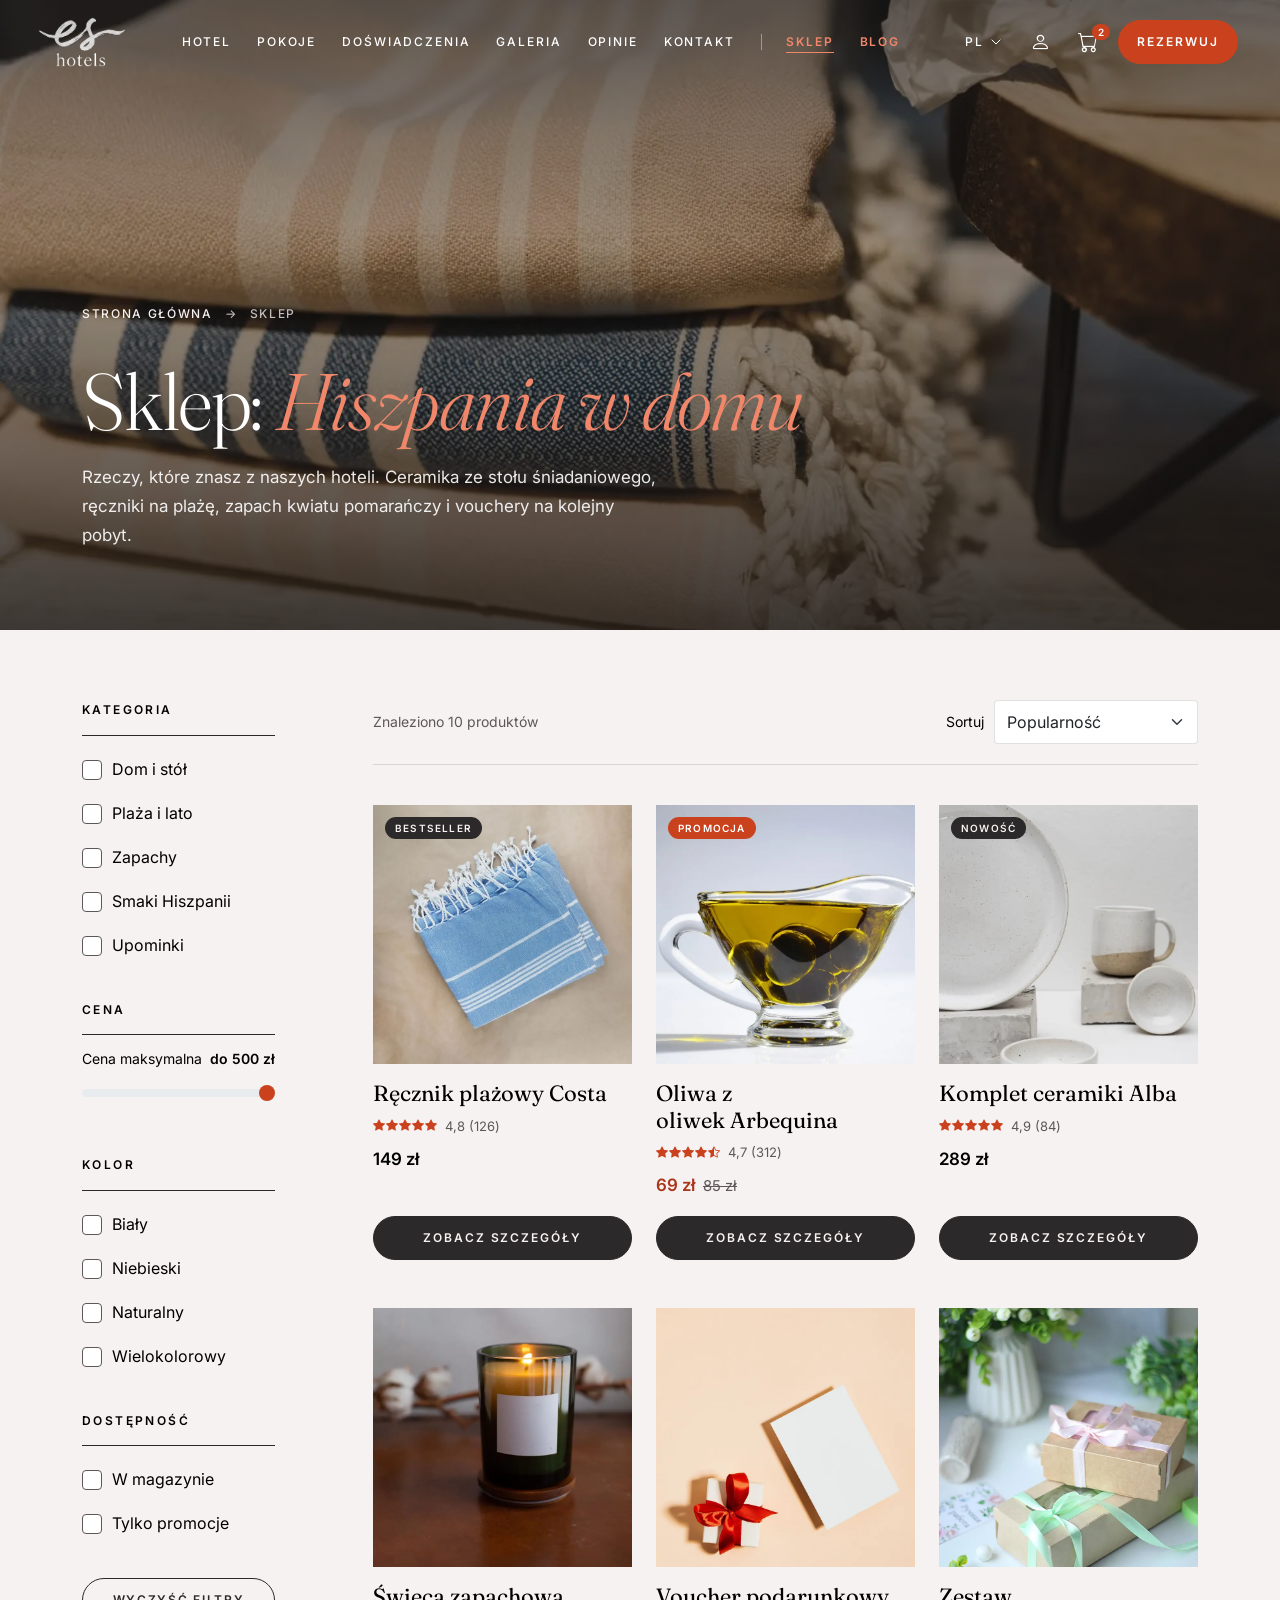
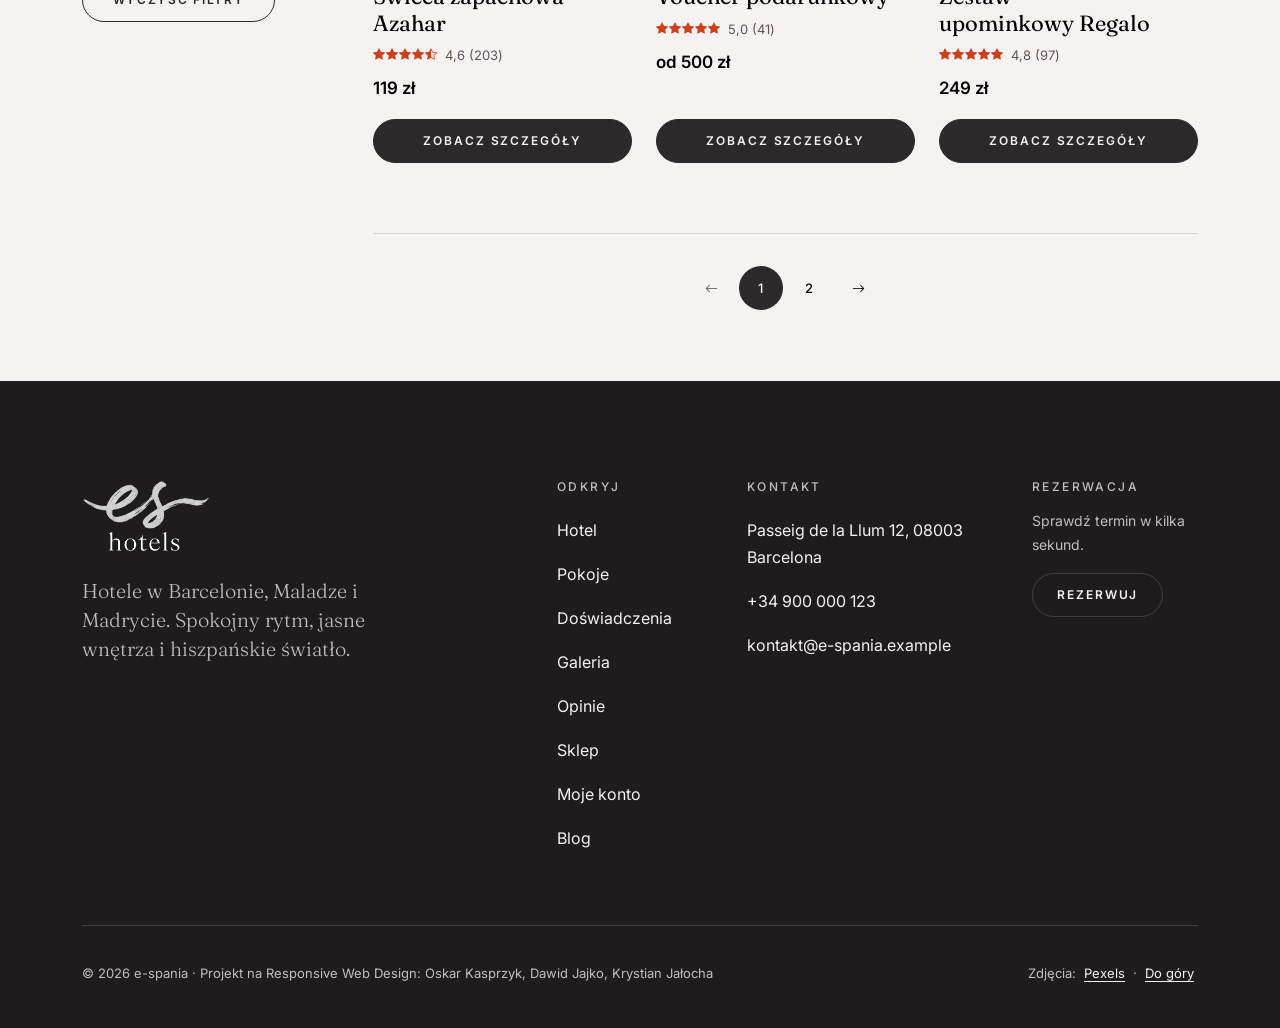
<file: site/sklep.html>
<!DOCTYPE html>
<html lang="pl">
<head>
  <meta charset="UTF-8">
  <meta name="viewport" content="width=device-width, initial-scale=1.0">
  <title>Sklep hotelowy — ceramika, ręczniki, świece i vouchery | e-spania</title>
  <meta name="description" content="Sklep hotelowy e-spania: ręczniki, ceramika, świece, oliwa i vouchery podarunkowe. Rzeczy, które znasz z pobytu w Barcelonie, Maladze i Madrycie.">
  <meta name="theme-color" content="#2B2929">

  <!-- Open Graph. Po publikacji strony podmień ścieżki na pełne adresy URL (https://...). -->
  <meta property="og:type" content="website">
  <meta property="og:locale" content="pl_PL">
  <meta property="og:site_name" content="e-spania">
  <meta property="og:title" content="Sklep hotelowy e-spania">
  <meta property="og:description" content="Sklep hotelowy e-spania: ręczniki, ceramika, świece, oliwa i vouchery podarunkowe. Rzeczy, które znasz z pobytu w Barcelonie, Maladze i Madrycie.">
  <meta property="og:url" content="sklep.html">
  <meta property="og:image" content="assets/images/sklep/og-sklep.jpg">
  <meta property="og:image:width" content="1200">
  <meta property="og:image:height" content="630">
  <meta property="og:image:alt" content="Złożone ręczniki w piaskowe i granatowe pasy">

  <link rel="icon" type="image/png" href="assets/logo/logo-dark.png">

  <link rel="preconnect" href="https://fonts.googleapis.com">
  <link rel="preconnect" href="https://fonts.gstatic.com" crossorigin>
  <link rel="preconnect" href="https://cdn.jsdelivr.net" crossorigin>
  <link href="https://fonts.googleapis.com/css2?family=Fraunces:ital,opsz,wght@0,9..144,300..600;1,9..144,300..500&family=Inter:wght@400;500;600&display=swap" rel="stylesheet">

  <link rel="preload" as="image" href="assets/images/sklep/sklep-header-960.webp" imagesrcset="assets/images/sklep/sklep-header-960.webp 960w, assets/images/sklep/sklep-header-1600.webp 1600w" imagesizes="100vw">

  <link href="https://cdn.jsdelivr.net/npm/bootstrap@5.3.3/dist/css/bootstrap.min.css" rel="stylesheet" integrity="sha384-QWTKZyjpPEjISv5WaRU9OFeRpok6YctnYmDr5pNlyT2bRjXh0JMhjY6hW+ALEwIH" crossorigin="anonymous">
  <link rel="stylesheet" href="https://cdn.jsdelivr.net/npm/bootstrap-icons@1.13.2/font/bootstrap-icons.min.css" integrity="sha384-nWN3KqaaVcbEsCjLSV+2jMjh62Iny/+mN3srM8TZeM8N6aj7eDl5wwYggjAJ4/sJ" crossorigin="anonymous">
  <link rel="stylesheet" href="css/styles.css">

  <script>
    document.documentElement.classList.add('js', 'no-intro');
    // Wybrany język EN/ES: strona czeka ukryta, aż main.js podmieni teksty (najwyżej 3 s)
    try {
      const lang = localStorage.getItem('es-lang');
      if (lang === 'en' || lang === 'es') {
        document.documentElement.lang = lang;
        document.documentElement.classList.add('i18n-pending');
        setTimeout(() => document.documentElement.classList.remove('i18n-pending'), 3000);
      }
    } catch (e) { /* bez localStorage strona zostaje po polsku */ }
  </script>

  <script type="application/ld+json">
  {
    "@context": "https://schema.org",
    "@graph": [
      {
        "@type": "CollectionPage",
        "name": "Sklep hotelowy e-spania",
        "description": "Sklep hotelowy e-spania: ręczniki, ceramika, świece, oliwa i vouchery podarunkowe. Rzeczy, które znasz z pobytu w Barcelonie, Maladze i Madrycie.",
        "url": "sklep.html",
        "inLanguage": "pl",
        "mainEntity": {
          "@type": "ItemList",
          "numberOfItems": 10,
          "itemListElement": [
            {
              "@type": "ListItem",
              "position": 1,
              "url": "produkt.html?id=costa",
              "name": "Ręcznik plażowy Costa"
            },
            {
              "@type": "ListItem",
              "position": 2,
              "url": "produkt.html?id=alba",
              "name": "Komplet ceramiki Alba"
            },
            {
              "@type": "ListItem",
              "position": 3,
              "url": "produkt.html?id=azahar",
              "name": "Świeca zapachowa Azahar"
            },
            {
              "@type": "ListItem",
              "position": 4,
              "url": "produkt.html?id=voucher",
              "name": "Voucher podarunkowy"
            },
            {
              "@type": "ListItem",
              "position": 5,
              "url": "produkt.html?id=oliwa",
              "name": "Oliwa z oliwek Arbequina"
            },
            {
              "@type": "ListItem",
              "position": 6,
              "url": "produkt.html?id=noche",
              "name": "Zestaw świec Noche"
            },
            {
              "@type": "ListItem",
              "position": 7,
              "url": "produkt.html?id=regalo",
              "name": "Zestaw upominkowy Regalo"
            },
            {
              "@type": "ListItem",
              "position": 8,
              "url": "produkt.html?id=blanca",
              "name": "Kubki Blanca, 2 szt."
            },
            {
              "@type": "ListItem",
              "position": 9,
              "url": "produkt.html?id=karafki",
              "name": "Karafki do oliwy i octu"
            },
            {
              "@type": "ListItem",
              "position": 10,
              "url": "produkt.html?id=sol",
              "name": "Talerze malowane Sol"
            }
          ]
        }
      },
      {
        "@type": "BreadcrumbList",
        "itemListElement": [
          {
            "@type": "ListItem",
            "position": 1,
            "name": "Strona główna",
            "item": "index.html"
          },
          {
            "@type": "ListItem",
            "position": 2,
            "name": "Sklep",
            "item": "sklep.html"
          }
        ]
      }
    ]
  }
  </script>
</head>
<body data-page="sklep">
  <a class="skip-link" href="#main">Przejdź do treści</a>

  <!-- Ikony SVG używane na stronie (rysunki w stylu Lucide, licencja ISC) -->
  <svg xmlns="http://www.w3.org/2000/svg" class="d-none" aria-hidden="true">
    <symbol id="i-chevron-down" viewBox="0 0 24 24"><path d="m6 9 6 6 6-6"/></symbol>
    <symbol id="i-close" viewBox="0 0 24 24"><path d="M18 6 6 18M6 6l12 12"/></symbol>
    <symbol id="i-arrow" viewBox="0 0 24 24"><path d="M5 12h14M13 6l6 6-6 6"/></symbol>
    <symbol id="i-arrow-left" viewBox="0 0 24 24"><path d="M19 12H5M11 18l-6-6 6-6"/></symbol>
    <symbol id="i-search" viewBox="0 0 24 24"><circle cx="11" cy="11" r="7"/><path d="m20 20-3.5-3.5"/></symbol>
    <symbol id="i-menu" viewBox="0 0 24 24"><path d="M3 8h18M3 16h18"/></symbol>
  </svg>

  <!-- ===================== HEADER ===================== -->
  <header class="site-header fixed-top">
    <nav class="navbar navbar-expand-xl site-nav" aria-label="Nawigacja główna">
      <div class="container-fluid site-nav__inner">
        <a class="navbar-brand site-nav__brand" href="index.html" aria-label="e-spania — strona główna">
          <img class="site-nav__logo site-nav__logo--light" src="assets/logo/logo-light.png" alt="" width="479" height="270">
          <img class="site-nav__logo site-nav__logo--dark" src="assets/logo/logo-dark.png" alt="" width="479" height="270">
        </a>

        <div class="offcanvas offcanvas-end site-menu" tabindex="-1" id="siteMenu" aria-labelledby="siteMenuLabel" data-bs-backdrop="false">
          <div class="offcanvas-header site-menu__header">
            <p class="offcanvas-title site-menu__title" id="siteMenuLabel">Menu</p>
            <button type="button" class="btn text-btn" data-bs-dismiss="offcanvas">
              <svg class="icon" aria-hidden="true"><use href="#i-close"/></svg>
              <span>Zamknij</span>
            </button>
          </div>
          <div class="offcanvas-body site-menu__body">
            <ul class="navbar-nav site-menu__list mx-xl-auto">
              <li class="nav-item"><a class="nav-link site-menu__link" href="index.html#hotel">Hotel</a></li>
              <li class="nav-item"><a class="nav-link site-menu__link" href="index.html#pokoje">Pokoje</a></li>
              <li class="nav-item"><a class="nav-link site-menu__link" href="index.html#doswiadczenia">Doświadczenia</a></li>
              <li class="nav-item"><a class="nav-link site-menu__link" href="index.html#galeria">Galeria</a></li>
              <li class="nav-item"><a class="nav-link site-menu__link" href="index.html#opinie">Opinie</a></li>
              <li class="nav-item"><a class="nav-link site-menu__link" href="#kontakt">Kontakt</a></li>
              <li class="nav-item"><a class="nav-link site-menu__link site-menu__link--featured site-menu__link--divider" href="sklep.html" aria-current="page">Sklep</a></li>
              <li class="nav-item"><a class="nav-link site-menu__link site-menu__link--featured" href="blog.html">Blog</a></li>
            </ul>
            <div class="site-menu__foot d-xl-none">
              <div class="site-menu__langs d-sm-none" role="group" aria-label="Język strony">
                <button class="btn lang-switch__item site-menu__lang" type="button" lang="pl" data-lang="pl" aria-current="true">PL</button>
                <button class="btn lang-switch__item site-menu__lang" type="button" lang="en" data-lang="en" aria-label="English">EN</button>
                <button class="btn lang-switch__item site-menu__lang" type="button" lang="es" data-lang="es" aria-label="Español">ES</button>
              </div>
              <p class="site-menu__note">Barcelona · Malaga · Madryt</p>
            </div>
          </div>
        </div>

        <div class="site-nav__actions d-flex align-items-center">
          <div class="dropdown lang-switch d-none d-sm-block">
            <button class="btn lang-switch__toggle" type="button" data-bs-toggle="dropdown" aria-expanded="false" aria-label="PL — wybierz język strony">
              <span>PL</span>
              <svg class="icon icon--sm" aria-hidden="true"><use href="#i-chevron-down"/></svg>
            </button>
            <ul class="dropdown-menu dropdown-menu-end lang-switch__menu">
              <li><button class="dropdown-item lang-switch__item active" type="button" lang="pl" data-lang="pl" aria-current="true">Polski</button></li>
              <li><button class="dropdown-item lang-switch__item" type="button" lang="en" data-lang="en">English</button></li>
              <li><button class="dropdown-item lang-switch__item" type="button" lang="es" data-lang="es">Español</button></li>
            </ul>
          </div>

          <a class="icon-btn nav-icon" href="konto.html" aria-label="Konto użytkownika"><i class="bi bi-person" aria-hidden="true"></i></a>
          <a class="icon-btn nav-icon" href="koszyk.html" aria-label="Koszyk, liczba produktów: 2">
            <i class="bi bi-cart" aria-hidden="true"></i>
            <span class="badge nav-badge" aria-hidden="true" data-cart-count>2</span>
          </a>

          <a class="btn btn-accent btn-book" href="index.html#rezerwacja">Rezerwuj</a>

          <button class="navbar-toggler icon-btn site-nav__toggler" type="button" data-bs-toggle="offcanvas" data-bs-target="#siteMenu" aria-controls="siteMenu" aria-label="Otwórz menu">
            <svg class="icon" aria-hidden="true"><use href="#i-menu"/></svg>
          </button>
        </div>
      </div>
    </nav>
    <span class="scroll-progress" aria-hidden="true"></span>
  </header>

  <section class="page-header" aria-labelledby="page-title">
    <img class="page-header__image" src="assets/images/sklep/sklep-header-960.webp" srcset="assets/images/sklep/sklep-header-960.webp 960w, assets/images/sklep/sklep-header-1600.webp 1600w" sizes="100vw" width="1600" height="1067" fetchpriority="high" alt="Stos złożonych ręczników w piaskowe i granatowe pasy">
    <div class="page-header__shade" aria-hidden="true"></div>
    <div class="container page-header__inner">
      <nav aria-label="breadcrumb">
        <ol class="breadcrumb blog-breadcrumb">
          <li class="breadcrumb-item"><a href="index.html">Strona główna</a></li>
          <li class="breadcrumb-item active" aria-current="page">Sklep</li>
        </ol>
      </nav>
      <h1 class="page-header__title" id="page-title" data-reveal data-split>Sklep: <em>Hiszpania w domu</em></h1>
      <p class="page-header__text">Rzeczy, które znasz z naszych hoteli. Ceramika ze stołu śniadaniowego, ręczniki na plażę, zapach kwiatu pomarańczy i vouchery na kolejny pobyt.</p>
    </div>
  </section>

  <div class="container shop-layout">
    <div class="row gx-lg-5">

      <aside class="col-lg-3" aria-label="Filtry produktów">
        <div class="offcanvas-lg offcanvas-start shop-filters" tabindex="-1" id="shopFilters" aria-labelledby="shopFiltersTitle">
          <div class="offcanvas-header shop-filters__header">
            <h2 class="shop-filters__title" id="shopFiltersTitle">Filtry</h2>
            <button type="button" class="btn text-btn d-lg-none" data-bs-dismiss="offcanvas" data-bs-target="#shopFilters">
              <i class="bi bi-x-lg" aria-hidden="true"></i>
              <span>Zamknij</span>
            </button>
          </div>
          <div class="offcanvas-body shop-filters__body">
            <form id="shopFilterForm">
              <fieldset class="shop-filter">
                <legend class="sidebar-block__title">Kategoria</legend>
                <div class="form-check shop-check"><input class="form-check-input" type="checkbox" data-group="category" id="f-category-dom" value="dom"><label class="form-check-label" for="f-category-dom">Dom i stół</label></div>
                <div class="form-check shop-check"><input class="form-check-input" type="checkbox" data-group="category" id="f-category-plaza" value="plaza"><label class="form-check-label" for="f-category-plaza">Plaża i lato</label></div>
                <div class="form-check shop-check"><input class="form-check-input" type="checkbox" data-group="category" id="f-category-zapachy" value="zapachy"><label class="form-check-label" for="f-category-zapachy">Zapachy</label></div>
                <div class="form-check shop-check"><input class="form-check-input" type="checkbox" data-group="category" id="f-category-smaki" value="smaki"><label class="form-check-label" for="f-category-smaki">Smaki Hiszpanii</label></div>
                <div class="form-check shop-check"><input class="form-check-input" type="checkbox" data-group="category" id="f-category-upominki" value="upominki"><label class="form-check-label" for="f-category-upominki">Upominki</label></div>
              </fieldset>
              <fieldset class="shop-filter">
                <legend class="sidebar-block__title">Cena</legend>
                <div class="shop-filter__range-label"><label class="form-label mb-0" for="filterPrice">Cena maksymalna</label> <output id="filterPriceOutput" for="filterPrice">do 500 zł</output></div>
                <input class="form-range shop-range" type="range" id="filterPrice" min="50" max="500" step="10" value="500">
              </fieldset>
              <fieldset class="shop-filter">
                <legend class="sidebar-block__title">Kolor</legend>
                <div class="form-check shop-check"><input class="form-check-input" type="checkbox" data-group="color" id="f-color-bialy" value="bialy"><label class="form-check-label" for="f-color-bialy">Biały</label></div>
                <div class="form-check shop-check"><input class="form-check-input" type="checkbox" data-group="color" id="f-color-niebieski" value="niebieski"><label class="form-check-label" for="f-color-niebieski">Niebieski</label></div>
                <div class="form-check shop-check"><input class="form-check-input" type="checkbox" data-group="color" id="f-color-naturalny" value="naturalny"><label class="form-check-label" for="f-color-naturalny">Naturalny</label></div>
                <div class="form-check shop-check"><input class="form-check-input" type="checkbox" data-group="color" id="f-color-wielokolorowy" value="wielokolorowy"><label class="form-check-label" for="f-color-wielokolorowy">Wielokolorowy</label></div>
              </fieldset>
              <fieldset class="shop-filter">
                <legend class="sidebar-block__title">Dostępność</legend>
                <div class="form-check shop-check"><input class="form-check-input" type="checkbox" id="filterStock"><label class="form-check-label" for="filterStock">W magazynie</label></div>
                <div class="form-check shop-check"><input class="form-check-input" type="checkbox" id="filterSale"><label class="form-check-label" for="filterSale">Tylko promocje</label></div>
              </fieldset>
              <div class="d-flex flex-column gap-2">
                <button class="btn btn-outline-ink" type="reset">Wyczyść filtry</button>
                <button class="btn btn-ink d-lg-none" type="submit" data-bs-dismiss="offcanvas" data-bs-target="#shopFilters">Pokaż produkty</button>
              </div>
            </form>
          </div>
        </div>
      </aside>

      <main class="col-lg-9" id="main">
        <div class="shop-toolbar" id="produkty">
          <h2 class="visually-hidden">Produkty</h2>
          <p class="shop-toolbar__count" id="productCount" role="status">Znaleziono 10 produktów</p>
          <div class="shop-toolbar__tools">
            <button class="btn btn-outline-ink d-lg-none" type="button" data-bs-toggle="offcanvas" data-bs-target="#shopFilters" aria-controls="shopFilters">
              <i class="bi bi-sliders" aria-hidden="true"></i> Filtry
            </button>
            <div class="shop-sort">
              <label class="form-label shop-sort__label" for="productSort">Sortuj</label>
              <select class="form-select shop-select" id="productSort">
                <option value="popular">Popularność</option>
                <option value="price-asc">Cena: od najniższej</option>
                <option value="price-desc">Cena: od najwyższej</option>
                <option value="name">Nazwa: A–Z</option>
              </select>
            </div>
          </div>
        </div>

        <div class="row gy-5 gx-3 gx-lg-4" id="productGrid">
          <div class="col-6 col-xl-4" data-product="costa">
            <article class="card product-card">
              <figure class="product-card__media media-frame">
                <img src="assets/images/sklep/recznik-costa-800.webp" width="800" height="800" loading="lazy" decoding="async" alt="Złożony niebieski ręcznik w białe paski, zakończony frędzlami">
                <span class="badge product-badge">Bestseller</span>
              </figure>
              <div class="card-body product-card__body">
                <h3 class="card-title product-card__title"><a href="produkt.html?id=costa">Ręcznik plażowy Costa</a></h3>
                <p class="product-rating"><span class="product-rating__stars" aria-hidden="true"><i class="bi bi-star-fill"></i><i class="bi bi-star-fill"></i><i class="bi bi-star-fill"></i><i class="bi bi-star-fill"></i><i class="bi bi-star-fill"></i></span><span><span class="visually-hidden">Ocena </span>4,8<span class="visually-hidden"> na 5</span> (126<span class="visually-hidden"> opinii</span>)</span></p>
                <p class="product-price">149 zł</p>
                <a class="btn btn-ink product-card__cta" href="produkt.html?id=costa">Zobacz szczegóły<span class="visually-hidden">: Ręcznik plażowy Costa</span></a>
              </div>
            </article>
          </div>
          <div class="col-6 col-xl-4" data-product="oliwa">
            <article class="card product-card">
              <figure class="product-card__media media-frame">
                <img src="assets/images/sklep/oliwa-800.webp" width="800" height="800" loading="lazy" decoding="async" alt="Szklana karafka ze złocistą oliwą i oliwkami">
                <span class="badge product-badge product-badge--sale">Promocja</span>
              </figure>
              <div class="card-body product-card__body">
                <h3 class="card-title product-card__title"><a href="produkt.html?id=oliwa">Oliwa z oliwek Arbequina</a></h3>
                <p class="product-rating"><span class="product-rating__stars" aria-hidden="true"><i class="bi bi-star-fill"></i><i class="bi bi-star-fill"></i><i class="bi bi-star-fill"></i><i class="bi bi-star-fill"></i><i class="bi bi-star-half"></i></span><span><span class="visually-hidden">Ocena </span>4,7<span class="visually-hidden"> na 5</span> (312<span class="visually-hidden"> opinii</span>)</span></p>
                <p class="product-price product-price--sale">69 zł <s class="product-price__old"><span class="visually-hidden">Cena regularna: </span>85 zł</s></p>
                <a class="btn btn-ink product-card__cta" href="produkt.html?id=oliwa">Zobacz szczegóły<span class="visually-hidden">: Oliwa z oliwek Arbequina</span></a>
              </div>
            </article>
          </div>
          <div class="col-6 col-xl-4" data-product="alba">
            <article class="card product-card">
              <figure class="product-card__media media-frame">
                <img src="assets/images/sklep/ceramika-alba-800.webp" width="800" height="800" loading="lazy" decoding="async" alt="Biała ceramika z drobnymi kropkami: talerz, kubek i miseczka">
                <span class="badge product-badge">Nowość</span>
              </figure>
              <div class="card-body product-card__body">
                <h3 class="card-title product-card__title"><a href="produkt.html?id=alba">Komplet ceramiki Alba</a></h3>
                <p class="product-rating"><span class="product-rating__stars" aria-hidden="true"><i class="bi bi-star-fill"></i><i class="bi bi-star-fill"></i><i class="bi bi-star-fill"></i><i class="bi bi-star-fill"></i><i class="bi bi-star-fill"></i></span><span><span class="visually-hidden">Ocena </span>4,9<span class="visually-hidden"> na 5</span> (84<span class="visually-hidden"> opinie</span>)</span></p>
                <p class="product-price">289 zł</p>
                <a class="btn btn-ink product-card__cta" href="produkt.html?id=alba">Zobacz szczegóły<span class="visually-hidden">: Komplet ceramiki Alba</span></a>
              </div>
            </article>
          </div>
          <div class="col-6 col-xl-4" data-product="azahar">
            <article class="card product-card">
              <figure class="product-card__media media-frame">
                <img src="assets/images/sklep/swieca-azahar-800.webp" width="800" height="800" loading="lazy" decoding="async" alt="Zapalona świeca w szkle z butelkowej zieleni, obok gałązka bawełny">
              </figure>
              <div class="card-body product-card__body">
                <h3 class="card-title product-card__title"><a href="produkt.html?id=azahar">Świeca zapachowa Azahar</a></h3>
                <p class="product-rating"><span class="product-rating__stars" aria-hidden="true"><i class="bi bi-star-fill"></i><i class="bi bi-star-fill"></i><i class="bi bi-star-fill"></i><i class="bi bi-star-fill"></i><i class="bi bi-star-half"></i></span><span><span class="visually-hidden">Ocena </span>4,6<span class="visually-hidden"> na 5</span> (203<span class="visually-hidden"> opinie</span>)</span></p>
                <p class="product-price">119 zł</p>
                <a class="btn btn-ink product-card__cta" href="produkt.html?id=azahar">Zobacz szczegóły<span class="visually-hidden">: Świeca zapachowa Azahar</span></a>
              </div>
            </article>
          </div>
          <div class="col-6 col-xl-4" data-product="voucher">
            <article class="card product-card">
              <figure class="product-card__media media-frame">
                <img src="assets/images/sklep/voucher-800.webp" width="800" height="800" loading="lazy" decoding="async" alt="Biała karta podarunkowa i małe pudełko z czerwoną kokardą na jasnym tle">
              </figure>
              <div class="card-body product-card__body">
                <h3 class="card-title product-card__title"><a href="produkt.html?id=voucher">Voucher podarunkowy</a></h3>
                <p class="product-rating"><span class="product-rating__stars" aria-hidden="true"><i class="bi bi-star-fill"></i><i class="bi bi-star-fill"></i><i class="bi bi-star-fill"></i><i class="bi bi-star-fill"></i><i class="bi bi-star-fill"></i></span><span><span class="visually-hidden">Ocena </span>5,0<span class="visually-hidden"> na 5</span> (41<span class="visually-hidden"> opinii</span>)</span></p>
                <p class="product-price">od 500 zł</p>
                <a class="btn btn-ink product-card__cta" href="produkt.html?id=voucher">Zobacz szczegóły<span class="visually-hidden">: Voucher podarunkowy</span></a>
              </div>
            </article>
          </div>
          <div class="col-6 col-xl-4" data-product="regalo">
            <article class="card product-card">
              <figure class="product-card__media media-frame">
                <img src="assets/images/sklep/zestaw-upominkowy-800.webp" width="800" height="800" loading="lazy" decoding="async" alt="Dwa pudełka z szarego kartonu przewiązane wstążkami">
              </figure>
              <div class="card-body product-card__body">
                <h3 class="card-title product-card__title"><a href="produkt.html?id=regalo">Zestaw upominkowy Regalo</a></h3>
                <p class="product-rating"><span class="product-rating__stars" aria-hidden="true"><i class="bi bi-star-fill"></i><i class="bi bi-star-fill"></i><i class="bi bi-star-fill"></i><i class="bi bi-star-fill"></i><i class="bi bi-star-fill"></i></span><span><span class="visually-hidden">Ocena </span>4,8<span class="visually-hidden"> na 5</span> (97<span class="visually-hidden"> opinii</span>)</span></p>
                <p class="product-price">249 zł</p>
                <a class="btn btn-ink product-card__cta" href="produkt.html?id=regalo">Zobacz szczegóły<span class="visually-hidden">: Zestaw upominkowy Regalo</span></a>
              </div>
            </article>
          </div>
          <div class="col-6 col-xl-4" data-product="sol">
            <article class="card product-card">
              <figure class="product-card__media media-frame">
                <img src="assets/images/sklep/talerze-malowane-800.webp" width="800" height="800" loading="lazy" decoding="async" alt="Kolorowe, ręcznie malowane talerze i filiżanki na drewnianych półkach">
                <span class="badge product-badge">Nowość</span>
              </figure>
              <div class="card-body product-card__body">
                <h3 class="card-title product-card__title"><a href="produkt.html?id=sol">Talerze malowane Sol</a></h3>
                <p class="product-rating"><span class="product-rating__stars" aria-hidden="true"><i class="bi bi-star-fill"></i><i class="bi bi-star-fill"></i><i class="bi bi-star-fill"></i><i class="bi bi-star-fill"></i><i class="bi bi-star-half"></i></span><span><span class="visually-hidden">Ocena </span>4,7<span class="visually-hidden"> na 5</span> (66<span class="visually-hidden"> opinii</span>)</span></p>
                <p class="product-price">199 zł</p>
                <a class="btn btn-ink product-card__cta" href="produkt.html?id=sol">Zobacz szczegóły<span class="visually-hidden">: Talerze malowane Sol</span></a>
              </div>
            </article>
          </div>
          <div class="col-6 col-xl-4" data-product="noche">
            <article class="card product-card">
              <figure class="product-card__media media-frame">
                <img src="assets/images/sklep/swiece-zestaw-800.webp" width="800" height="800" loading="lazy" decoding="async" alt="Trzy zapalone świece w szklanych naczyniach na ciemnym tle">
                <span class="badge product-badge product-badge--sale">Promocja</span>
              </figure>
              <div class="card-body product-card__body">
                <h3 class="card-title product-card__title"><a href="produkt.html?id=noche">Zestaw świec Noche</a></h3>
                <p class="product-rating"><span class="product-rating__stars" aria-hidden="true"><i class="bi bi-star-fill"></i><i class="bi bi-star-fill"></i><i class="bi bi-star-fill"></i><i class="bi bi-star-fill"></i><i class="bi bi-star-half"></i></span><span><span class="visually-hidden">Ocena </span>4,5<span class="visually-hidden"> na 5</span> (58<span class="visually-hidden"> opinii</span>)</span></p>
                <p class="product-price product-price--sale">179 zł <s class="product-price__old"><span class="visually-hidden">Cena regularna: </span>219 zł</s></p>
                <a class="btn btn-ink product-card__cta" href="produkt.html?id=noche">Zobacz szczegóły<span class="visually-hidden">: Zestaw świec Noche</span></a>
              </div>
            </article>
          </div>
          <div class="col-6 col-xl-4" data-product="blanca">
            <article class="card product-card">
              <figure class="product-card__media media-frame">
                <img src="assets/images/sklep/kubki-blanca-800.webp" width="800" height="800" loading="lazy" decoding="async" alt="Białe kubki ceramiczne ustawione jeden na drugim">
                <span class="badge product-badge product-badge--sale">Promocja</span>
              </figure>
              <div class="card-body product-card__body">
                <h3 class="card-title product-card__title"><a href="produkt.html?id=blanca">Kubki Blanca, 2 szt.</a></h3>
                <p class="product-rating"><span class="product-rating__stars" aria-hidden="true"><i class="bi bi-star-fill"></i><i class="bi bi-star-fill"></i><i class="bi bi-star-fill"></i><i class="bi bi-star-fill"></i><i class="bi bi-star-half"></i></span><span><span class="visually-hidden">Ocena </span>4,4<span class="visually-hidden"> na 5</span> (73<span class="visually-hidden"> opinie</span>)</span></p>
                <p class="product-price product-price--sale">99 zł <s class="product-price__old"><span class="visually-hidden">Cena regularna: </span>129 zł</s></p>
                <a class="btn btn-ink product-card__cta" href="produkt.html?id=blanca">Zobacz szczegóły<span class="visually-hidden">: Kubki Blanca, 2 szt.</span></a>
              </div>
            </article>
          </div>
          <div class="col-6 col-xl-4" data-product="karafki">
            <article class="card product-card">
              <figure class="product-card__media media-frame">
                <img src="assets/images/sklep/karafki-800.webp" width="800" height="800" loading="lazy" decoding="async" alt="Dwie szklane karafki z korkami na jasnym tle">
              </figure>
              <div class="card-body product-card__body">
                <h3 class="card-title product-card__title"><a href="produkt.html?id=karafki">Karafki do oliwy i octu</a></h3>
                <p class="product-rating"><span class="product-rating__stars" aria-hidden="true"><i class="bi bi-star-fill"></i><i class="bi bi-star-fill"></i><i class="bi bi-star-fill"></i><i class="bi bi-star-fill"></i><i class="bi bi-star-half"></i></span><span><span class="visually-hidden">Ocena </span>4,3<span class="visually-hidden"> na 5</span> (39<span class="visually-hidden"> opinii</span>)</span></p>
                <p class="product-price">139 zł</p>
                <a class="btn btn-ink product-card__cta" href="produkt.html?id=karafki">Zobacz szczegóły<span class="visually-hidden">: Karafki do oliwy i octu</span></a>
              </div>
            </article>
          </div>
        </div>

        <div class="shop-empty" id="productEmpty" hidden>
          <p>Żaden produkt nie spełnia wybranych filtrów.</p>
          <button class="btn btn-outline-ink" type="button" id="productEmptyReset">Wyczyść filtry</button>
        </div>

        <nav id="shopPagination" aria-label="Strony katalogu">
          <ul class="pagination blog-pagination justify-content-center">
            <li class="page-item active"><a class="page-link" href="#produkty" aria-current="page">1</a></li>
            <li class="page-item"><a class="page-link" href="#produkty" data-page="2">2</a></li>
          </ul>
        </nav>
      </main>
    </div>
  </div>

  <!-- ===================== FOOTER ===================== -->
  <footer class="site-footer" id="kontakt">
    <div class="container">
      <div class="row gy-5">
        <div class="col-lg-4">
          <img class="site-footer__logo" src="assets/logo/logo-light.png" width="479" height="270" loading="lazy" alt="e-spania — es hotels">
          <p class="site-footer__claim">Hotele w Barcelonie, Maladze i Madrycie. Spokojny rytm, jasne wnętrza i hiszpańskie światło.</p>
        </div>
        <div class="col-6 col-md-4 col-lg-2 offset-lg-1">
          <h2 class="site-footer__heading">Odkryj</h2>
          <ul class="site-footer__list">
            <li><a href="index.html#hotel">Hotel</a></li>
            <li><a href="index.html#pokoje">Pokoje</a></li>
            <li><a href="index.html#doswiadczenia">Doświadczenia</a></li>
            <li><a href="index.html#galeria">Galeria</a></li>
            <li><a href="index.html#opinie">Opinie</a></li>
            <li><a href="sklep.html">Sklep</a></li>
            <li><a href="konto.html">Moje konto</a></li>
            <li><a href="blog.html">Blog</a></li>
          </ul>
        </div>
        <div class="col-6 col-md-4 col-lg-3">
          <h2 class="site-footer__heading">Kontakt</h2>
          <address class="site-footer__list site-footer__address">
            <span data-city="address">Passeig de la Llum 12, 08003 Barcelona</span>
            <a href="tel:+34900000123">+34&nbsp;900&nbsp;000&nbsp;123</a>
            <a href="mailto:kontakt@e-spania.example">kontakt@e-spania.example</a>
          </address>
        </div>
        <div class="col-md-4 col-lg-2">
          <h2 class="site-footer__heading">Rezerwacja</h2>
          <p class="site-footer__small">Sprawdź termin w kilka sekund.</p>
          <a class="btn btn-ghost" href="index.html#rezerwacja">Rezerwuj</a>
        </div>
      </div>
      <div class="site-footer__bottom d-flex flex-column flex-md-row justify-content-between align-items-md-center gap-3">
        <p class="mb-0">© 2026 e-spania · Projekt na Responsive Web Design: Oskar Kasprzyk, Dawid Jajko, Krystian Jałocha</p>
        <p class="mb-0">Zdjęcia: <a href="https://www.pexels.com/" target="_blank" rel="noopener">Pexels<span class="visually-hidden"> (otwiera się w nowej karcie)</span></a> · <a href="sklep.html" data-action="scroll-top">Do góry</a></p>
      </div>
    </div>
  </footer>

  <!-- ===================== POWIADOMIENIA (toast) ===================== -->
  <div class="toast-container position-fixed p-3 es-toast-container">
    <div class="toast es-toast" id="appToast" role="status" aria-live="polite" aria-atomic="true">
      <div class="es-toast__body">
        <p class="es-toast__title" id="appToastTitle"></p>
        <p class="es-toast__text" id="appToastText"></p>
      </div>
      <button type="button" class="icon-btn es-toast__close" data-bs-dismiss="toast" aria-label="Zamknij powiadomienie"><svg class="icon icon--sm" aria-hidden="true"><use href="#i-close"/></svg></button>
    </div>
  </div>

  <script src="https://cdn.jsdelivr.net/npm/bootstrap@5.3.3/dist/js/bootstrap.bundle.min.js" integrity="sha384-YvpcrYf0tY3lHB60NNkmXc5s9fDVZLESaAA55NDzOxhy9GkcIdslK1eN7N6jIeHz" crossorigin="anonymous" defer></script>
  <script src="js/i18n-en.js" defer></script>
  <script src="js/i18n-es.js" defer></script>
  <script src="js/main.js" defer></script>
  <script src="js/shop-data.js" defer></script>
  <script src="js/shop.js" defer></script>
</body>
</html>
</file>
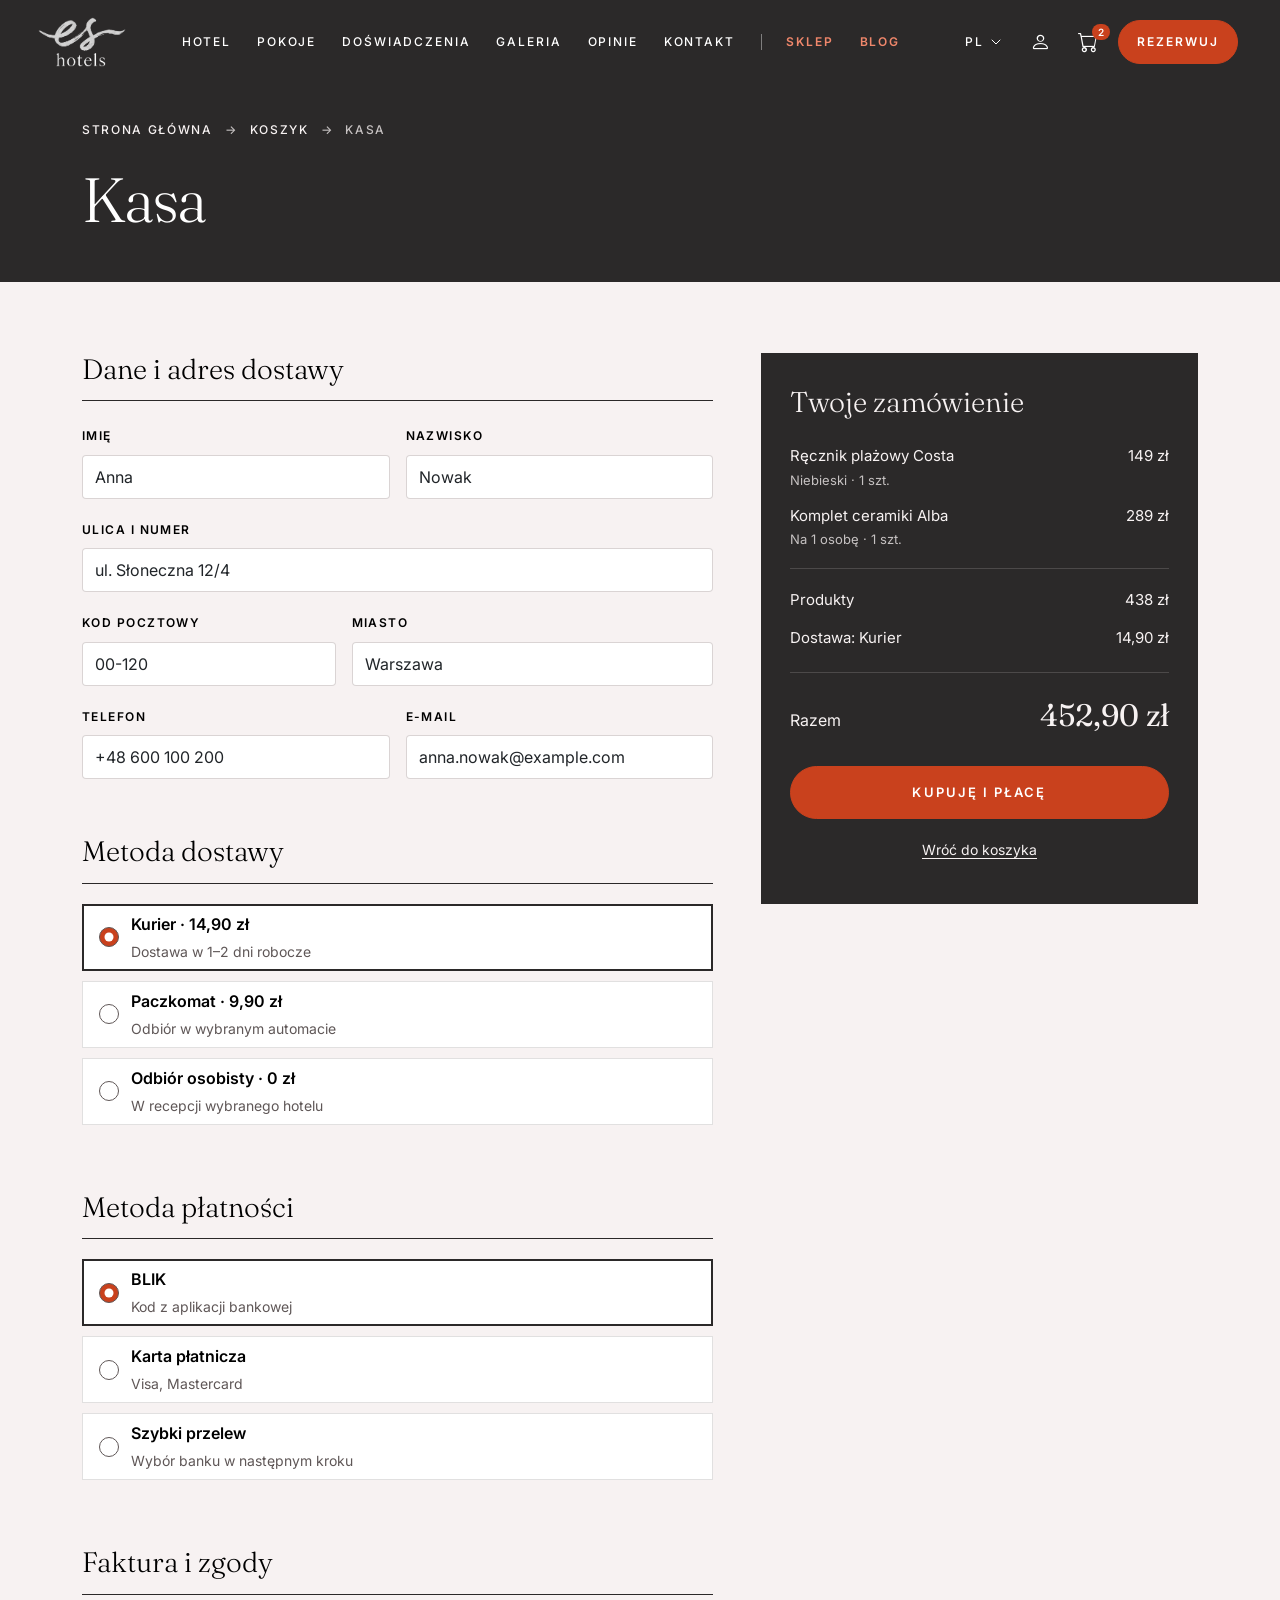
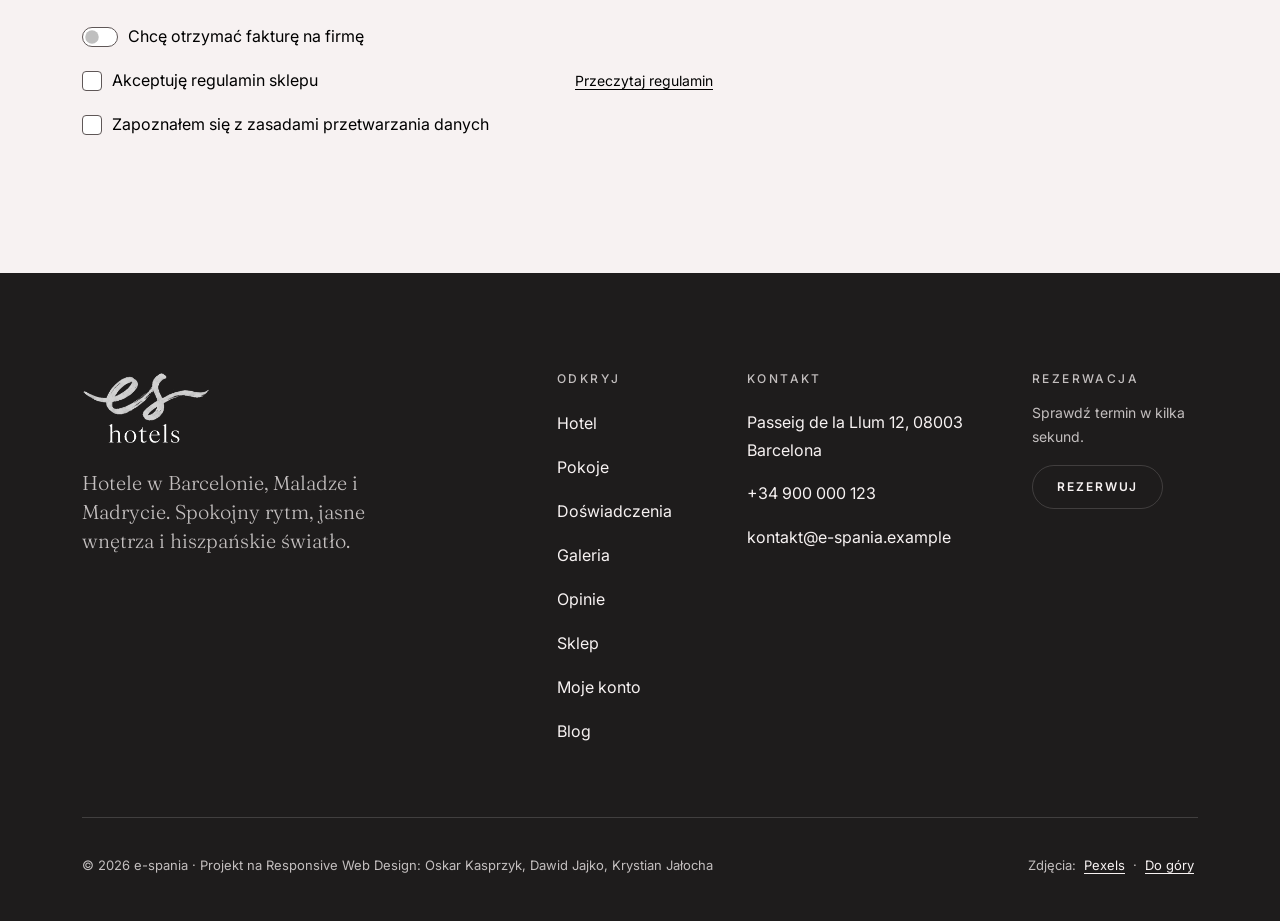
<file: site/zamowienie.html>
<!DOCTYPE html>
<html lang="pl">
<head>
  <meta charset="UTF-8">
  <meta name="viewport" content="width=device-width, initial-scale=1.0">
  <title>Kasa — dane i dostawa | Sklep e-spania</title>
  <meta name="description" content="Dokończ zamówienie w sklepie e-spania: dane do wysyłki, sposób dostawy i metoda płatności.">
  <meta name="theme-color" content="#2B2929">

  <!-- Open Graph. Po publikacji strony podmień ścieżki na pełne adresy URL (https://...). -->
  <meta property="og:type" content="website">
  <meta property="og:locale" content="pl_PL">
  <meta property="og:site_name" content="e-spania">
  <meta property="og:title" content="Kasa — sklep e-spania">
  <meta property="og:description" content="Dokończ zamówienie w sklepie e-spania: dane do wysyłki, sposób dostawy i metoda płatności.">
  <meta property="og:url" content="zamowienie.html">
  <meta property="og:image" content="assets/images/sklep/og-sklep.jpg">
  <meta property="og:image:width" content="1200">
  <meta property="og:image:height" content="630">
  <meta property="og:image:alt" content="Złożone ręczniki w piaskowe i granatowe pasy">

  <link rel="icon" type="image/png" href="assets/logo/logo-dark.png">

  <link rel="preconnect" href="https://fonts.googleapis.com">
  <link rel="preconnect" href="https://fonts.gstatic.com" crossorigin>
  <link rel="preconnect" href="https://cdn.jsdelivr.net" crossorigin>
  <link href="https://fonts.googleapis.com/css2?family=Fraunces:ital,opsz,wght@0,9..144,300..600;1,9..144,300..500&family=Inter:wght@400;500;600&display=swap" rel="stylesheet">

  <link href="https://cdn.jsdelivr.net/npm/bootstrap@5.3.3/dist/css/bootstrap.min.css" rel="stylesheet" integrity="sha384-QWTKZyjpPEjISv5WaRU9OFeRpok6YctnYmDr5pNlyT2bRjXh0JMhjY6hW+ALEwIH" crossorigin="anonymous">
  <link rel="stylesheet" href="https://cdn.jsdelivr.net/npm/bootstrap-icons@1.13.2/font/bootstrap-icons.min.css" integrity="sha384-nWN3KqaaVcbEsCjLSV+2jMjh62Iny/+mN3srM8TZeM8N6aj7eDl5wwYggjAJ4/sJ" crossorigin="anonymous">
  <link rel="stylesheet" href="css/styles.css">

  <script>
    document.documentElement.classList.add('js', 'no-intro');
    // Wybrany język EN/ES: strona czeka ukryta, aż main.js podmieni teksty (najwyżej 3 s)
    try {
      const lang = localStorage.getItem('es-lang');
      if (lang === 'en' || lang === 'es') {
        document.documentElement.lang = lang;
        document.documentElement.classList.add('i18n-pending');
        setTimeout(() => document.documentElement.classList.remove('i18n-pending'), 3000);
      }
    } catch (e) { /* bez localStorage strona zostaje po polsku */ }
  </script>

  <script type="application/ld+json">
  {
    "@context": "https://schema.org",
    "@graph": [
      {
        "@type": "WebPage",
        "name": "Kasa",
        "description": "Dokończ zamówienie w sklepie e-spania: dane do wysyłki, sposób dostawy i metoda płatności.",
        "url": "zamowienie.html",
        "inLanguage": "pl"
      },
      {
        "@type": "BreadcrumbList",
        "itemListElement": [
          {
            "@type": "ListItem",
            "position": 1,
            "name": "Strona główna",
            "item": "index.html"
          },
          {
            "@type": "ListItem",
            "position": 2,
            "name": "Koszyk",
            "item": "koszyk.html"
          },
          {
            "@type": "ListItem",
            "position": 3,
            "name": "Kasa",
            "item": "zamowienie.html"
          }
        ]
      }
    ]
  }
  </script>
</head>
<body data-page="zamowienie">
  <a class="skip-link" href="#main">Przejdź do treści</a>

  <!-- Ikony SVG używane na stronie (rysunki w stylu Lucide, licencja ISC) -->
  <svg xmlns="http://www.w3.org/2000/svg" class="d-none" aria-hidden="true">
    <symbol id="i-chevron-down" viewBox="0 0 24 24"><path d="m6 9 6 6 6-6"/></symbol>
    <symbol id="i-close" viewBox="0 0 24 24"><path d="M18 6 6 18M6 6l12 12"/></symbol>
    <symbol id="i-arrow" viewBox="0 0 24 24"><path d="M5 12h14M13 6l6 6-6 6"/></symbol>
    <symbol id="i-arrow-left" viewBox="0 0 24 24"><path d="M19 12H5M11 18l-6-6 6-6"/></symbol>
    <symbol id="i-search" viewBox="0 0 24 24"><circle cx="11" cy="11" r="7"/><path d="m20 20-3.5-3.5"/></symbol>
    <symbol id="i-menu" viewBox="0 0 24 24"><path d="M3 8h18M3 16h18"/></symbol>
  </svg>

  <!-- ===================== HEADER ===================== -->
  <header class="site-header fixed-top">
    <nav class="navbar navbar-expand-xl site-nav" aria-label="Nawigacja główna">
      <div class="container-fluid site-nav__inner">
        <a class="navbar-brand site-nav__brand" href="index.html" aria-label="e-spania — strona główna">
          <img class="site-nav__logo site-nav__logo--light" src="assets/logo/logo-light.png" alt="" width="479" height="270">
          <img class="site-nav__logo site-nav__logo--dark" src="assets/logo/logo-dark.png" alt="" width="479" height="270">
        </a>

        <div class="offcanvas offcanvas-end site-menu" tabindex="-1" id="siteMenu" aria-labelledby="siteMenuLabel" data-bs-backdrop="false">
          <div class="offcanvas-header site-menu__header">
            <p class="offcanvas-title site-menu__title" id="siteMenuLabel">Menu</p>
            <button type="button" class="btn text-btn" data-bs-dismiss="offcanvas">
              <svg class="icon" aria-hidden="true"><use href="#i-close"/></svg>
              <span>Zamknij</span>
            </button>
          </div>
          <div class="offcanvas-body site-menu__body">
            <ul class="navbar-nav site-menu__list mx-xl-auto">
              <li class="nav-item"><a class="nav-link site-menu__link" href="index.html#hotel">Hotel</a></li>
              <li class="nav-item"><a class="nav-link site-menu__link" href="index.html#pokoje">Pokoje</a></li>
              <li class="nav-item"><a class="nav-link site-menu__link" href="index.html#doswiadczenia">Doświadczenia</a></li>
              <li class="nav-item"><a class="nav-link site-menu__link" href="index.html#galeria">Galeria</a></li>
              <li class="nav-item"><a class="nav-link site-menu__link" href="index.html#opinie">Opinie</a></li>
              <li class="nav-item"><a class="nav-link site-menu__link" href="#kontakt">Kontakt</a></li>
              <li class="nav-item"><a class="nav-link site-menu__link site-menu__link--featured site-menu__link--divider" href="sklep.html">Sklep</a></li>
              <li class="nav-item"><a class="nav-link site-menu__link site-menu__link--featured" href="blog.html">Blog</a></li>
            </ul>
            <div class="site-menu__foot d-xl-none">
              <div class="site-menu__langs d-sm-none" role="group" aria-label="Język strony">
                <button class="btn lang-switch__item site-menu__lang" type="button" lang="pl" data-lang="pl" aria-current="true">PL</button>
                <button class="btn lang-switch__item site-menu__lang" type="button" lang="en" data-lang="en" aria-label="English">EN</button>
                <button class="btn lang-switch__item site-menu__lang" type="button" lang="es" data-lang="es" aria-label="Español">ES</button>
              </div>
              <p class="site-menu__note">Barcelona · Malaga · Madryt</p>
            </div>
          </div>
        </div>

        <div class="site-nav__actions d-flex align-items-center">
          <div class="dropdown lang-switch d-none d-sm-block">
            <button class="btn lang-switch__toggle" type="button" data-bs-toggle="dropdown" aria-expanded="false" aria-label="PL — wybierz język strony">
              <span>PL</span>
              <svg class="icon icon--sm" aria-hidden="true"><use href="#i-chevron-down"/></svg>
            </button>
            <ul class="dropdown-menu dropdown-menu-end lang-switch__menu">
              <li><button class="dropdown-item lang-switch__item active" type="button" lang="pl" data-lang="pl" aria-current="true">Polski</button></li>
              <li><button class="dropdown-item lang-switch__item" type="button" lang="en" data-lang="en">English</button></li>
              <li><button class="dropdown-item lang-switch__item" type="button" lang="es" data-lang="es">Español</button></li>
            </ul>
          </div>

          <a class="icon-btn nav-icon" href="konto.html" aria-label="Konto użytkownika"><i class="bi bi-person" aria-hidden="true"></i></a>
          <a class="icon-btn nav-icon" href="koszyk.html" aria-current="page" aria-label="Koszyk, liczba produktów: 2">
            <i class="bi bi-cart" aria-hidden="true"></i>
            <span class="badge nav-badge" aria-hidden="true" data-cart-count>2</span>
          </a>

          <a class="btn btn-accent btn-book" href="index.html#rezerwacja">Rezerwuj</a>

          <button class="navbar-toggler icon-btn site-nav__toggler" type="button" data-bs-toggle="offcanvas" data-bs-target="#siteMenu" aria-controls="siteMenu" aria-label="Otwórz menu">
            <svg class="icon" aria-hidden="true"><use href="#i-menu"/></svg>
          </button>
        </div>
      </div>
    </nav>
    <span class="scroll-progress" aria-hidden="true"></span>
  </header>

  <section class="page-header page-header--plain" aria-labelledby="page-title">
    <div class="container page-header__inner">
      <nav aria-label="breadcrumb">
        <ol class="breadcrumb blog-breadcrumb">
          <li class="breadcrumb-item"><a href="index.html">Strona główna</a></li>
          <li class="breadcrumb-item"><a href="koszyk.html">Koszyk</a></li>
          <li class="breadcrumb-item active" aria-current="page">Kasa</li>
        </ol>
      </nav>
      <h1 class="page-header__title" id="page-title">Kasa</h1>
    </div>
  </section>

  <main id="main" class="container shop-layout">
    <form class="shop-form" id="checkoutForm" novalidate>
      <div class="row gx-lg-5 gy-5">
        <div class="col-lg-7">
          <div class="form-errors" id="checkoutErrors" role="alert" tabindex="-1" hidden>
            <h2 class="form-errors__title">Sprawdź formularz</h2>
            <ul></ul>
          </div>

          <section class="form-section" aria-labelledby="co-address">
            <h2 class="form-section__title" id="co-address">Dane i adres dostawy</h2>
            <div class="row g-3">
              <div class="col-sm-6">
                <label class="form-label" for="coFirstName">Imię</label>
                <input class="form-control" type="text" id="coFirstName" required autocomplete="given-name">
                <div class="invalid-feedback">Podaj imię.</div>
              </div>
              <div class="col-sm-6">
                <label class="form-label" for="coLastName">Nazwisko</label>
                <input class="form-control" type="text" id="coLastName" required autocomplete="family-name">
                <div class="invalid-feedback">Podaj nazwisko.</div>
              </div>
              <div class="col-12">
                <label class="form-label" for="coStreet">Ulica i numer</label>
                <input class="form-control" type="text" id="coStreet" required autocomplete="address-line1">
                <div class="invalid-feedback">Podaj ulicę i numer.</div>
              </div>
              <div class="col-5">
                <label class="form-label" for="coPostal">Kod pocztowy</label>
                <input class="form-control" type="text" id="coPostal" required pattern="[0-9]{2}-[0-9]{3}" autocomplete="postal-code" inputmode="numeric">
                <div class="invalid-feedback">Wpisz kod w formacie 00-000.</div>
              </div>
              <div class="col-7">
                <label class="form-label" for="coCity">Miasto</label>
                <input class="form-control" type="text" id="coCity" required autocomplete="address-level2">
                <div class="invalid-feedback">Podaj miasto.</div>
              </div>
              <div class="col-sm-6">
                <label class="form-label" for="coPhone">Telefon</label>
                <input class="form-control" type="tel" id="coPhone" required autocomplete="tel" minlength="9">
                <div class="invalid-feedback">Podaj numer telefonu.</div>
              </div>
              <div class="col-sm-6">
                <label class="form-label" for="coEmail">E-mail</label>
                <input class="form-control" type="email" id="coEmail" required autocomplete="email">
                <div class="invalid-feedback">Podaj poprawny adres e-mail.</div>
              </div>
            </div>
          </section>

          <section class="form-section">
            <fieldset>
              <legend class="form-section__title">Metoda dostawy</legend>
              <div class="option-card option-card--compact">
                <div class="form-check option-card__check">
                  <input class="form-check-input" type="radio" name="delivery" id="del-kurier" value="kurier" checked>
                  <label class="form-check-label" for="del-kurier"><span class="option-card__name">Kurier · 14,90 zł</span><span class="option-card__text">Dostawa w 1–2 dni robocze</span></label>
                </div>
              </div>
              <div class="option-card option-card--compact">
                <div class="form-check option-card__check">
                  <input class="form-check-input" type="radio" name="delivery" id="del-paczkomat" value="paczkomat">
                  <label class="form-check-label" for="del-paczkomat"><span class="option-card__name">Paczkomat · 9,90 zł</span><span class="option-card__text">Odbiór w wybranym automacie</span></label>
                </div>
              </div>
              <div class="option-card option-card--compact">
                <div class="form-check option-card__check">
                  <input class="form-check-input" type="radio" name="delivery" id="del-odbior" value="odbior">
                  <label class="form-check-label" for="del-odbior"><span class="option-card__name">Odbiór osobisty · 0 zł</span><span class="option-card__text">W recepcji wybranego hotelu</span></label>
                </div>
              </div>
            </fieldset>
          </section>

          <section class="form-section">
            <fieldset>
              <legend class="form-section__title">Metoda płatności</legend>
              <div class="option-card option-card--compact">
                <div class="form-check option-card__check">
                  <input class="form-check-input" type="radio" name="payment" id="pay-blik" value="blik" checked>
                  <label class="form-check-label" for="pay-blik"><span class="option-card__name">BLIK</span><span class="option-card__text">Kod z aplikacji bankowej</span></label>
                </div>
              </div>
              <div class="option-card option-card--compact">
                <div class="form-check option-card__check">
                  <input class="form-check-input" type="radio" name="payment" id="pay-karta" value="karta">
                  <label class="form-check-label" for="pay-karta"><span class="option-card__name">Karta płatnicza</span><span class="option-card__text">Visa, Mastercard</span></label>
                </div>
              </div>
              <div class="option-card option-card--compact">
                <div class="form-check option-card__check">
                  <input class="form-check-input" type="radio" name="payment" id="pay-przelew" value="przelew">
                  <label class="form-check-label" for="pay-przelew"><span class="option-card__name">Szybki przelew</span><span class="option-card__text">Wybór banku w następnym kroku</span></label>
                </div>
              </div>
            </fieldset>
          </section>

          <section class="form-section" aria-labelledby="co-final">
            <h2 class="form-section__title" id="co-final">Faktura i zgody</h2>
            <div class="form-check form-switch shop-check">
              <input class="form-check-input" type="checkbox" role="switch" id="wantInvoice">
              <label class="form-check-label" for="wantInvoice">Chcę otrzymać fakturę na firmę</label>
            </div>
            <div class="row g-3 invoice-fields" id="invoiceFields" hidden>
              <div class="col-sm-6">
                <label class="form-label" for="coCompany">Nazwa firmy</label>
                <input class="form-control" type="text" id="coCompany" autocomplete="organization">
                <div class="invalid-feedback">Podaj nazwę firmy.</div>
              </div>
              <div class="col-sm-6">
                <label class="form-label" for="coNip">NIP</label>
                <input class="form-control" type="text" id="coNip" pattern="[0-9]{10}" inputmode="numeric">
                <div class="invalid-feedback">NIP ma 10 cyfr, bez kresek.</div>
              </div>
            </div>
            <div class="form-check shop-check">
              <input class="form-check-input" type="checkbox" id="acceptTerms" required>
              <label class="form-check-label" for="acceptTerms">Akceptuję regulamin sklepu</label>
              <button class="btn-inline" type="button" data-bs-toggle="modal" data-bs-target="#termsModal">Przeczytaj regulamin</button>
              <div class="invalid-feedback">Zaakceptuj regulamin sklepu.</div>
            </div>
            <div class="form-check shop-check">
              <input class="form-check-input" type="checkbox" id="acceptPrivacy" required>
              <label class="form-check-label" for="acceptPrivacy">Zapoznałem się z zasadami przetwarzania danych</label>
              <div class="invalid-feedback">Potwierdź zasady przetwarzania danych.</div>
            </div>
          </section>
        </div>

        <div class="col-lg-5">
          <section class="card summary-card" aria-labelledby="co-summary">
            <div class="card-body">
              <h2 class="summary-card__title" id="co-summary">Twoje zamówienie</h2>
              <p class="summary-card__note" id="checkoutEmpty" hidden>Koszyk jest pusty. <a href="sklep.html">Wróć do sklepu</a></p>
              <ul class="summary-list" id="checkoutItems">
                <li class="summary-item"><span>Ręcznik plażowy Costa<small>Niebieski · 1 szt.</small></span><span>149 zł</span></li>
                <li class="summary-item"><span>Komplet ceramiki Alba<small>Na 1 osobę · 1 szt.</small></span><span>289 zł</span></li>
              </ul>
              <ul class="summary-list summary-list--costs">
                <li class="summary-item"><span>Produkty</span><span id="checkoutSubtotal">438 zł</span></li>
                <li class="summary-item summary-item--discount" id="checkoutDiscountRow" hidden><span>Rabat</span><span id="checkoutDiscount"></span></li>
                <li class="summary-item"><span id="checkoutShippingLabel">Dostawa: Kurier</span><span id="checkoutShipping">14,90 zł</span></li>
              </ul>
              <p class="summary-total"><span>Razem</span><strong id="checkoutTotal">452,90 zł</strong></p>
              <button class="btn btn-accent btn-lg-pill w-100" id="checkoutPay" type="submit">Kupuję i płacę</button>
              <a class="summary-card__back" href="koszyk.html">Wróć do koszyka</a>
            </div>
          </section>
        </div>
      </div>
    </form>
  </main>

  <div class="modal fade" id="termsModal" tabindex="-1" aria-labelledby="termsTitle">
    <div class="modal-dialog modal-dialog-scrollable">
      <div class="modal-content shop-modal">
        <div class="modal-header">
          <h2 class="modal-title shop-modal__title" id="termsTitle">Regulamin sklepu</h2>
          <button type="button" class="btn-close" data-bs-dismiss="modal" aria-label="Zamknij"></button>
        </div>
        <div class="modal-body">
          <p>Sklep e-spania prowadzi sprzedaż produktów hotelowych i voucherów na terenie Polski. Zamówienia realizujemy w ciągu 1–2 dni roboczych od zaksięgowania płatności.</p>
          <p>Produkt można zwrócić w ciągu 14 dni od odbioru, bez podawania przyczyny. Voucher jest ważny 24 miesiące od daty zakupu.</p>
          <p>Pełny regulamin udostępnimy na osobnej podstronie.</p>
        </div>
      </div>
    </div>
  </div>

  <!-- ===================== FOOTER ===================== -->
  <footer class="site-footer" id="kontakt">
    <div class="container">
      <div class="row gy-5">
        <div class="col-lg-4">
          <img class="site-footer__logo" src="assets/logo/logo-light.png" width="479" height="270" loading="lazy" alt="e-spania — es hotels">
          <p class="site-footer__claim">Hotele w Barcelonie, Maladze i Madrycie. Spokojny rytm, jasne wnętrza i hiszpańskie światło.</p>
        </div>
        <div class="col-6 col-md-4 col-lg-2 offset-lg-1">
          <h2 class="site-footer__heading">Odkryj</h2>
          <ul class="site-footer__list">
            <li><a href="index.html#hotel">Hotel</a></li>
            <li><a href="index.html#pokoje">Pokoje</a></li>
            <li><a href="index.html#doswiadczenia">Doświadczenia</a></li>
            <li><a href="index.html#galeria">Galeria</a></li>
            <li><a href="index.html#opinie">Opinie</a></li>
            <li><a href="sklep.html">Sklep</a></li>
            <li><a href="konto.html">Moje konto</a></li>
            <li><a href="blog.html">Blog</a></li>
          </ul>
        </div>
        <div class="col-6 col-md-4 col-lg-3">
          <h2 class="site-footer__heading">Kontakt</h2>
          <address class="site-footer__list site-footer__address">
            <span data-city="address">Passeig de la Llum 12, 08003 Barcelona</span>
            <a href="tel:+34900000123">+34&nbsp;900&nbsp;000&nbsp;123</a>
            <a href="mailto:kontakt@e-spania.example">kontakt@e-spania.example</a>
          </address>
        </div>
        <div class="col-md-4 col-lg-2">
          <h2 class="site-footer__heading">Rezerwacja</h2>
          <p class="site-footer__small">Sprawdź termin w kilka sekund.</p>
          <a class="btn btn-ghost" href="index.html#rezerwacja">Rezerwuj</a>
        </div>
      </div>
      <div class="site-footer__bottom d-flex flex-column flex-md-row justify-content-between align-items-md-center gap-3">
        <p class="mb-0">© 2026 e-spania · Projekt na Responsive Web Design: Oskar Kasprzyk, Dawid Jajko, Krystian Jałocha</p>
        <p class="mb-0">Zdjęcia: <a href="https://www.pexels.com/" target="_blank" rel="noopener">Pexels<span class="visually-hidden"> (otwiera się w nowej karcie)</span></a> · <a href="zamowienie.html" data-action="scroll-top">Do góry</a></p>
      </div>
    </div>
  </footer>

  <!-- ===================== POWIADOMIENIA (toast) ===================== -->
  <div class="toast-container position-fixed p-3 es-toast-container">
    <div class="toast es-toast" id="appToast" role="status" aria-live="polite" aria-atomic="true">
      <div class="es-toast__body">
        <p class="es-toast__title" id="appToastTitle"></p>
        <p class="es-toast__text" id="appToastText"></p>
      </div>
      <button type="button" class="icon-btn es-toast__close" data-bs-dismiss="toast" aria-label="Zamknij powiadomienie"><svg class="icon icon--sm" aria-hidden="true"><use href="#i-close"/></svg></button>
    </div>
  </div>

  <script src="https://cdn.jsdelivr.net/npm/bootstrap@5.3.3/dist/js/bootstrap.bundle.min.js" integrity="sha384-YvpcrYf0tY3lHB60NNkmXc5s9fDVZLESaAA55NDzOxhy9GkcIdslK1eN7N6jIeHz" crossorigin="anonymous" defer></script>
  <script src="js/i18n-en.js" defer></script>
  <script src="js/i18n-es.js" defer></script>
  <script src="js/main.js" defer></script>
  <script src="js/shop-data.js" defer></script>
  <script src="js/shop.js" defer></script>
</body>
</html>
</file>
<file: site/css/styles.css>
/* =========================================================
   e-spania — wspólny arkusz stylów (strona główna, blog, sklep, konto)

   Mobile first: style bazowe są dla telefonu, media queries
   (min-width) rozbudowują układ na większych ekranach.
   Punkty przełamania jak w Bootstrapie: 576 / 768 / 992 / 1200 px.

   Spis treści
    1. Zmienne (design tokens)
    2. Baza i fokus
    3. Elementy wspólne (typografia, ikony, ramki zdjęć, przyciski pomocnicze)
    4. Komponenty Bootstrapa — własne warianty
       4.1 Przyciski  4.2 Nagłówek (navbar)  4.3 Menu mobilne (offcanvas)  4.4 Wybór języka (dropdown)
    5. Hero
    6. Moduł rezerwacji (pasek, okienka, kalendarz, goście)
    7. Sekcje strony
    8. Stopka
    9. Panel wyboru pokoi (offcanvas)
   10. Podgląd galerii (modal)
   11. Powiadomienia (toast)
   12. Animacje
   13. Ograniczenie ruchu (prefers-reduced-motion)
   14. Moduł bloga (zajawka na stronie głównej, blog.html, single.html)
       14.1 Karta wpisu (card, badge)  14.2 Nagłówek podstrony  14.3 Breadcrumb
       14.4 Układ archiwum i paginacja  14.5 Pasek boczny (wyszukiwarka, kategorie, polecane)
       14.6 Artykuł  14.7 Stopka artykułu (tagi, udostępnianie, autor)
       14.8 Nawigacja między wpisami i komentarze  14.9 Ograniczenie ruchu w module bloga
   15. Wybór lokalizacji (Barcelona, Malaga, Madryt — przełącznik nad paskiem rezerwacji)
   16. Moduł e-commerce
       16.1 Ikony w nagłówku  16.2 Karta produktu  16.3 Nagłówek podstrony bez zdjęcia  16.4 Katalog i filtry
       16.5 Strona produktu  16.6 Formularze i karty opcji  16.7 Koszyk  16.8 Podsumowanie
       16.9 Płatność  16.10 Konto
   ========================================================= */

/* ---------- 1. Zmienne (design tokens) ---------- */
:root {
  /* Paleta z karty projektu */
  --color-primary: #F7F2F2;
  --color-secondary: #2B2929;
  --color-accent: #E34B24;
  --color-text: #000000;

  /* Odcienie pochodne — potrzebne dla kontrastu WCAG i głębi */
  --color-accent-strong: #C9411D;   /* tło przycisków: biały tekst 4.9:1 */
  --color-accent-hover: #A9361A;
  --color-accent-on-dark: #F0876B;  /* akcent na ciemnym tle: 5.4:1 */
  --color-primary-deep: #EEE6E3;    /* delikatnie ciemniejsze tło sekcji */
  --color-ink: #1E1C1C;
  --color-muted: #5F5757;           /* tekst drugorzędny: 6.3:1 na primary */
  --color-line: rgba(43, 41, 41, 0.14);
  --color-on-dark: #F7F2F2;
  --color-on-dark-muted: rgba(247, 242, 242, 0.76);
  --color-line-dark: rgba(247, 242, 242, 0.16);
  --color-line-on-image: rgba(255, 255, 255, 0.14);
  --color-error: #FF9C80;           /* obramowanie błędu na ciemnym tle */
  --color-error-text: #FFC9B8;      /* tekst błędu na ciemnym tle */
  --color-error-on-light: #B3261E;  /* błąd formularza na jasnym tle (blog) */
  --focus-ring: var(--color-accent-strong);

  /* Szkło (glassmorphism): pasek rezerwacji i przełącznik miast */
  --glass-bg: rgba(30, 28, 28, 0.48);
  --glass-bg-solid: rgba(43, 41, 41, 0.92);  /* gdy przeglądarka nie obsługuje backdrop-filter */
  --glass-border: rgba(255, 255, 255, 0.2);
  --glass-highlight: inset 0 1px 0 rgba(255, 255, 255, 0.1);
  --glass-blur: blur(18px) saturate(140%);

  --font-heading: "Fraunces", Georgia, "Times New Roman", serif;
  --font-body: "Inter", system-ui, -apple-system, "Segoe UI", sans-serif;

  --header-h: 4.5rem;
  --section-space: clamp(5rem, 3.5rem + 7vw, 10rem);
  --tap: 2.75rem;                   /* minimalny obszar dotyku: 44 px */
  --radius-sm: 0.25rem;
  --radius-md: 0.75rem;
  --radius-lg: 1.25rem;
  --radius-pill: 999px;

  --ease-out: cubic-bezier(0.16, 1, 0.3, 1);
  --ease-soft: cubic-bezier(0.22, 0.61, 0.36, 1);
  --ease-curtain: cubic-bezier(0.76, 0, 0.24, 1);
  --dur-fast: 200ms;
  --dur-med: 450ms;

  /* Opóźnienie animacji hero — czas trwania kurtyny przy wejściu (0, gdy kurtyny nie ma) */
  --intro-delay: 1.35s;
}

.no-intro {
  --intro-delay: 0s;
}

@media (min-width: 992px) {
  :root { --header-h: 5.25rem; }
}

/* ---------- 2. Baza i fokus ---------- */
*,
*::before,
*::after {
  box-sizing: border-box;
}

html {
  scroll-behavior: smooth;
  scroll-padding-top: var(--header-h);
}

body {
  margin: 0;
  background-color: var(--color-primary);
  color: var(--color-text);
  font-family: var(--font-body);
  font-size: 1rem;
  line-height: 1.7;
  -webkit-font-smoothing: antialiased;
  text-rendering: optimizeLegibility;
}

h1, h2, h3, h4, h5, h6 {
  font-family: var(--font-heading);
  font-weight: 400;
  line-height: 1.1;
  margin-top: 0;
  font-optical-sizing: auto;
}

img {
  max-width: 100%;
  height: auto;
  display: block;
}

figure {
  margin: 0;
}

a {
  color: inherit;
  text-underline-offset: 0.2em;
  text-decoration-thickness: 1px;
}

/* Jedna ramka fokusu dla całej strony. Bootstrap w .btn, .nav-link i .navbar-toggler
   zeruje outline i używa własnego cienia — przywracamy spójną ramkę. */
:focus-visible,
.btn:focus-visible,
.nav-link:focus-visible,
.navbar-toggler:focus-visible {
  outline: 2px solid var(--focus-ring);
  outline-offset: 3px;
  box-shadow: none;
}

/* Bootstrap rysuje cień przycisku menu także po kliknięciu myszą */
.navbar-toggler:focus {
  box-shadow: none;
}

/* Na ciemnym tle ramka fokusu jest jasna */
.hero,
.section--dark,
.site-footer,
.site-menu,
.cta,
.lightbox,
.es-toast,
.page-header,
.post-crumbs,
.post-header,
.site-header:not(.is-scrolled) {
  --focus-ring: #FFFFFF;
}

/* …ale jasna lista języków wraca do akcentu */
.lang-switch__menu {
  --focus-ring: var(--color-accent-strong);
}

.skip-link {
  position: fixed;
  top: 0.75rem;
  left: 0.75rem;
  z-index: 2000;
  padding: 0.75rem 1.25rem;
  background: var(--color-secondary);
  color: var(--color-on-dark);
  border-radius: var(--radius-sm);
  transform: translateY(-200%);
  transition: transform var(--dur-fast) var(--ease-soft);
}

.skip-link:focus {
  transform: none;
}

/* ---------- 3. Elementy wspólne ---------- */

/* 3.1 Typografia */
.eyebrow {
  display: flex;
  align-items: center;
  gap: 0.75rem;
  margin-bottom: 1.25rem;
  font-size: 0.75rem;
  font-weight: 500;
  letter-spacing: 0.2em;
  text-transform: uppercase;
  color: var(--color-muted);
}

/* Kreska przed tekstem; wersja wyśrodkowana ma kreski po obu stronach */
.eyebrow::before,
.eyebrow--center::after {
  content: "";
  width: 1.75rem;
  height: 1px;
  background: var(--color-accent);
}

.eyebrow--light {
  color: var(--color-on-dark-muted);
}

.eyebrow--center {
  justify-content: center;
}

.section-title {
  margin-bottom: 0;
  font-size: clamp(2.25rem, 1.4rem + 3.4vw, 4.5rem);
  font-weight: 300;
  line-height: 1.04;
  letter-spacing: -0.015em;
  text-wrap: balance;
}

.section-title em {
  color: var(--color-accent);
}

.section--dark .section-title em {
  color: var(--color-accent-on-dark);
}

.lead-text {
  font-family: var(--font-heading);
  font-size: clamp(1.25rem, 1.1rem + 0.6vw, 1.625rem);
  font-weight: 350;
  line-height: 1.45;
}

/* Krótka uwaga pod treścią (kropka w kolorze akcentu) */
.side-note {
  display: flex;
  align-items: baseline;
  gap: 0.5rem;
  margin: 1rem 0 0;
  font-size: 0.8125rem;
  color: var(--color-muted);
}

.side-note::before {
  content: "";
  width: 0.375rem;
  height: 0.375rem;
  flex-shrink: 0;
  border-radius: 50%;
  background: var(--color-accent);
  transform: translateY(-0.1em);
}

/* 3.2 Ikony SVG (sprite w index.html) */
.icon {
  width: 1.25rem;
  height: 1.25rem;
  flex-shrink: 0;
  fill: none;
  stroke: currentColor;
  stroke-width: 1.5;
  stroke-linecap: round;
  stroke-linejoin: round;
}

.icon--sm {
  width: 1rem;
  height: 1rem;
}

/* 3.3 Okrągły przycisk z samą ikoną (44 × 44 px). Wygląd obramowania i tła
   ustawia klasa konkretnego elementu, np. .stepper__btn, .lightbox__nav. */
.icon-btn {
  display: inline-flex;
  align-items: center;
  justify-content: center;
  width: var(--tap);
  height: var(--tap);
  padding: 0;
  border: 0;
  border-radius: 50%;
  background: none;
  color: inherit;
  transition: background-color var(--dur-fast) var(--ease-soft), border-color var(--dur-fast) var(--ease-soft), opacity var(--dur-fast) var(--ease-soft);
}

/* 3.4 Tekstowy przycisk „Zamknij” (menu, panel pokoi, galeria) */
.text-btn {
  display: inline-flex;
  align-items: center;
  gap: 0.5rem;
  padding: 0.5rem 0.75rem;
  border: 0;
  font-size: 0.75rem;
  font-weight: 500;
  letter-spacing: 0.16em;
  text-transform: uppercase;
  color: inherit;
}

.text-btn:hover {
  color: inherit;
  opacity: 0.75;
}

/* 3.5 Link tekstowy ze strzałką („Wybierz” w kartach pokoi) */
.link-arrow {
  display: inline-flex;
  align-items: center;
  gap: 0.625rem;
  padding: 0.5rem 0;
  border: 0;
  border-radius: 0;
  font-size: 0.75rem;
  font-weight: 600;
  letter-spacing: 0.16em;
  text-transform: uppercase;
  color: var(--color-text);
  background:
    linear-gradient(currentColor, currentColor) left bottom / 100% 1px no-repeat;
  transition: color var(--dur-fast) var(--ease-soft), background-size var(--dur-med) var(--ease-out);
}

.link-arrow .icon {
  transition: transform var(--dur-med) var(--ease-out);
}

.link-arrow:hover,
.link-arrow:focus-visible {
  color: var(--color-accent-strong);
  background-size: 40% 1px;
}

.link-arrow:hover .icon,
.link-arrow:focus-visible .icon {
  transform: translateX(0.25rem);
}

/* 3.6 Ramka zdjęcia: przycina obraz i wypełnia nim całą powierzchnię */
.media-frame {
  overflow: hidden;
}

.media-frame > img {
  width: 100%;
  height: 100%;
  object-fit: cover;
}

/* ---------- 4. Komponenty Bootstrapa — własne warianty ---------- */

/* 4.1 Przyciski (.btn).
   Kolory ustawiamy zmiennymi Bootstrapa (--bs-btn-*), dzięki czemu stany
   hover / focus / active działają bez !important. Przy najechaniu kolor
   „wlewa się” od dołu (warstwa ::before), a przycisk lekko się unosi. */
.btn {
  --bs-btn-font-family: var(--font-body);
  min-height: var(--tap);
}

.btn-accent,
.btn-ink,
.btn-ghost {
  --btn-fill: var(--color-accent-hover);
  position: relative;
  isolation: isolate;
  overflow: hidden;
  display: inline-flex;
  align-items: center;
  justify-content: center;
  gap: 0.5rem;
  padding: 0.75rem 1.5rem;
  border-radius: var(--radius-pill);
  font-size: 0.75rem;
  font-weight: 600;
  letter-spacing: 0.16em;
  text-transform: uppercase;
  transition: color var(--dur-med) var(--ease-out), border-color var(--dur-med) var(--ease-out), transform var(--dur-med) var(--ease-out), box-shadow var(--dur-med) var(--ease-out), letter-spacing var(--dur-med) var(--ease-out);
}

.btn-accent::before,
.btn-ink::before,
.btn-ghost::before {
  content: "";
  position: absolute;
  inset: -1px;
  z-index: -1;
  border-radius: inherit;
  background: var(--btn-fill);
  transform: translate3d(0, 101%, 0);
  transition: transform 0.55s var(--ease-out);
}

.btn-accent:hover::before,
.btn-accent:focus-visible::before,
.btn-ink:hover::before,
.btn-ink:focus-visible::before,
.btn-ghost:hover::before,
.btn-ghost:focus-visible::before {
  transform: none;
}

.btn-accent:hover,
.btn-ink:hover:not(:disabled),
.btn-ghost:hover {
  transform: translateY(-2px);
  letter-spacing: 0.19em;
}

.btn-accent:active,
.btn-ink:active,
.btn-ghost:active {
  transform: translateY(0) scale(0.97);
}

.btn-accent {
  --bs-btn-color: #FFFFFF;
  --bs-btn-bg: var(--color-accent-strong);
  --bs-btn-border-color: var(--color-accent-strong);
  --bs-btn-hover-color: #FFFFFF;
  --bs-btn-hover-bg: var(--color-accent-strong);
  --bs-btn-hover-border-color: var(--color-accent-hover);
  --bs-btn-active-color: #FFFFFF;
  --bs-btn-active-bg: var(--color-accent-strong);
  --bs-btn-active-border-color: var(--color-accent-hover);
}

.btn-accent:hover,
.btn-accent:focus-visible {
  box-shadow: 0 0.75rem 1.75rem rgba(201, 65, 29, 0.32);
}

.btn-ink {
  --btn-fill: var(--color-ink);
  --bs-btn-color: var(--color-on-dark);
  --bs-btn-bg: var(--color-secondary);
  --bs-btn-border-color: var(--color-secondary);
  --bs-btn-hover-color: #FFFFFF;
  --bs-btn-hover-bg: var(--color-secondary);
  --bs-btn-hover-border-color: var(--color-secondary);
  --bs-btn-active-color: #FFFFFF;
  --bs-btn-active-bg: var(--color-secondary);
  --bs-btn-active-border-color: var(--color-secondary);
}

/* Wybrany pokój: przycisk w wersji konturowej */
.btn-ink[aria-pressed="true"] {
  --btn-fill: var(--color-secondary);
  --bs-btn-color: var(--color-secondary);
  --bs-btn-bg: transparent;
  --bs-btn-hover-color: var(--color-on-dark);
  --bs-btn-hover-bg: transparent;
}

.btn-ghost {
  --btn-fill: var(--color-on-dark);
  --bs-btn-color: var(--color-on-dark);
  --bs-btn-bg: transparent;
  --bs-btn-border-color: var(--color-line-dark);
  --bs-btn-hover-color: var(--color-secondary);
  --bs-btn-hover-bg: transparent;
  --bs-btn-hover-border-color: var(--color-on-dark);
  --bs-btn-active-color: var(--color-secondary);
  --bs-btn-active-bg: var(--color-on-dark);
  --bs-btn-active-border-color: var(--color-on-dark);
}

.btn-lg-pill {
  padding: 1rem 2.25rem;
  font-size: 0.8125rem;
}

/* 4.2 Nagłówek (navbar): przezroczysty na hero, z tłem po przewinięciu,
   chowa się przy przewijaniu w dół (klasy ustawia JS) */
.site-header {
  color: #FFFFFF;
  transition: color var(--dur-med) var(--ease-soft), box-shadow var(--dur-med) var(--ease-soft), transform 0.6s var(--ease-out);
}

/* Tło i rozmycie po przewinięciu leżą na osobnej warstwie pod treścią nagłówka.
   backdrop-filter na samym .site-header sprawiłby, że menu mobilne (offcanvas, position: fixed,
   jest w środku nagłówka) liczyłoby wysokość od nagłówka (72 px) zamiast od ekranu. */
.site-header::before {
  content: "";
  position: absolute;
  inset: 0;
  z-index: -1;
  pointer-events: none;
  transition: background-color var(--dur-med) var(--ease-soft);
}

.site-header.is-scrolled {
  color: var(--color-secondary);
  box-shadow: 0 1px 0 var(--color-line);
}

.site-header.is-scrolled::before {
  background-color: rgba(247, 242, 242, 0.92);
  -webkit-backdrop-filter: blur(14px);
  backdrop-filter: blur(14px);
}

.site-header.is-hidden {
  transform: translateY(-100%);
}

/* Pasek postępu przewijania (szerokość = --progress od 0 do 1) */
.scroll-progress {
  position: absolute;
  left: 0;
  right: 0;
  bottom: 0;
  height: 2px;
  background: var(--color-accent);
  transform: scaleX(var(--progress, 0));
  transform-origin: left;
  opacity: 0;
  transition: opacity var(--dur-med) var(--ease-soft);
}

.site-header.is-scrolled .scroll-progress {
  opacity: 1;
}

.site-nav {
  min-height: var(--header-h);
  padding-block: 0.5rem;
}

.site-nav__inner {
  padding-inline: clamp(1rem, 3vw, 2.5rem);
  flex-wrap: nowrap;
}

/* Dwie wersje logo nałożone na siebie — przenikają się po przewinięciu */
.site-nav__brand {
  position: relative;
  display: flex;
  align-items: center;
  min-height: var(--tap);
  margin-right: 0;
  padding: 0;
  width: 4.75rem;
}

.site-nav__logo {
  width: 100%;
  height: auto;
  transition: opacity var(--dur-med) var(--ease-soft);
}

.site-nav__logo--dark {
  position: absolute;
  left: 0;
  top: 50%;
  opacity: 0;
  transform: translateY(-50%);
}

.site-header.is-scrolled .site-nav__logo--light {
  opacity: 0;
}

.site-header.is-scrolled .site-nav__logo--dark {
  opacity: 1;
}

.site-nav__actions {
  gap: 0.25rem;
  margin-left: auto;
}

.site-nav__toggler {
  border: 1px solid currentColor;
  opacity: 0.9;
}

.btn-book {
  padding: 0.625rem 1.125rem;
  margin-inline: 0.25rem;
}

/* 4.3 Menu mobilne (offcanvas) — od 1200 px Bootstrap zamienia je w zwykłą listę linków */
.site-menu {
  --bs-offcanvas-width: 100%;
  background-color: var(--color-secondary);
  color: var(--color-on-dark);
}

.site-menu__header {
  justify-content: space-between;
  padding: 1.25rem clamp(1rem, 3vw, 2.5rem);
  border-bottom: 1px solid var(--color-line-dark);
}

.site-menu__title {
  margin: 0;
  font-family: var(--font-body);
  font-size: 0.75rem;
  font-weight: 500;
  letter-spacing: 0.2em;
  text-transform: uppercase;
  color: var(--color-on-dark-muted);
}

.site-menu__body {
  display: flex;
  flex-direction: column;
  justify-content: space-between;
  padding: 2rem clamp(1rem, 3vw, 2.5rem) 2.5rem;
  counter-reset: menu;
}

.site-menu__link {
  display: flex;
  align-items: baseline;
  gap: 1rem;
  padding: 0.5rem 0 !important;   /* !important: Bootstrap ustawia padding .nav-link w .navbar-nav */
  font-family: var(--font-heading);
  font-size: clamp(2rem, 1.5rem + 2.5vw, 2.75rem);
  font-weight: 300;
  line-height: 1.2;
  color: var(--color-on-dark) !important;
  counter-increment: menu;
}

/* Numer przed linkiem: 01, 02… */
.site-menu__link::before {
  content: "0" counter(menu);
  font-family: var(--font-body);
  font-size: 0.75rem;
  letter-spacing: 0.1em;
  color: var(--color-on-dark-muted);
}

.site-menu__link:hover,
.site-menu__link[aria-current] {
  font-style: italic;
}

.site-menu__foot {
  margin-top: 2rem;
}

/* Wybór języka w menu — poniżej 576 px w pasku nagłówka nie ma na niego miejsca */
.site-menu__langs {
  display: flex;
  gap: 0.5rem;
  margin-bottom: 1.25rem;
}

.site-menu__lang {
  --bs-btn-color: var(--color-on-dark);
  --bs-btn-border-color: var(--color-line-dark);
  --bs-btn-hover-color: var(--color-on-dark);
  --bs-btn-hover-border-color: var(--color-on-dark);
  min-width: var(--tap);
  border-radius: var(--radius-pill);
  font-size: 0.75rem;
  letter-spacing: 0.16em;
}

.site-menu__lang[aria-current] {
  --bs-btn-color: var(--color-secondary);
  --bs-btn-bg: var(--color-on-dark);
  --bs-btn-hover-color: var(--color-secondary);
  --bs-btn-hover-bg: var(--color-on-dark);
}

.site-menu__note {
  margin: 0;
  font-size: 0.8125rem;
  color: var(--color-on-dark-muted);
}

@media (min-width: 1200px) {
  .site-nav__brand {
    width: 5.5rem;
  }

  .site-menu {
    color: inherit;
  }

  .site-menu__list {
    gap: clamp(1rem, 2vw, 2.25rem);
  }

  .site-menu__link {
    position: relative;
    padding: 0.75rem 0 !important;
    font-family: var(--font-body);
    font-size: 0.75rem;
    font-weight: 500;
    letter-spacing: 0.16em;
    text-transform: uppercase;
    color: inherit !important;
  }

  .site-menu__link::before {
    content: none;
  }

  /* Podkreślenie rysowane od lewej przy najechaniu */
  .site-menu__link::after {
    content: "";
    position: absolute;
    left: 0;
    right: 0;
    bottom: 0.5rem;
    height: 1px;
    background: currentColor;
    transform: scaleX(0);
    transform-origin: right;
    transition: transform var(--dur-med) var(--ease-out);
  }

  .site-menu__link:hover,
  .site-menu__link[aria-current] {
    font-style: normal;
  }

  /* Bieżąca podstrona (Blog) — podkreślenie widoczne na stałe */
  .site-menu__link:hover::after,
  .site-menu__link:focus-visible::after,
  .site-menu__link[aria-current]::after {
    transform: scaleX(1);
    transform-origin: left;
  }
}

/* Wyróżnione linki „Sklep” i „Blog” (para na końcu menu). Telefon: kursywa w kolorze akcentu — jak
   wyróżnione słowa w nagłówkach sekcji. Podwójna klasa, żeby wygrać ze stanami hover i [aria-current]. */
.site-menu__link.site-menu__link--featured {
  font-style: italic;
  color: var(--color-accent-on-dark) !important;   /* !important: tak samo jak w .site-menu__link */
}

.site-menu__link--featured::before {
  color: var(--color-accent-on-dark);
}

/* Desktop: ta sama typografia co pozostałe linki (równa linia), wyróżnia je kolor akcentu.
   Cienka pionowa kreska (--divider, tylko na pierwszym linku pary) oddziela je od reszty menu. */
@media (min-width: 1200px) {
  .site-menu__link.site-menu__link--featured {
    font-style: normal;
    font-weight: 600;
  }

  .site-menu__link.site-menu__link--divider {
    --featured-gap: clamp(1rem, 2vw, 2.25rem);     /* taki sam odstęp jak między linkami */
    padding-left: var(--featured-gap) !important;  /* !important: Bootstrap ustawia padding .nav-link */
  }

  .site-menu__link.site-menu__link--divider::before {
    content: "";
    position: absolute;
    left: 0;
    top: 50%;
    width: 1px;
    height: 1rem;
    background-color: rgba(255, 255, 255, 0.4);
    transform: translateY(-50%);
  }

  /* Podkreślenie przy najechaniu zaczyna się za kreską */
  .site-menu__link.site-menu__link--divider::after {
    left: var(--featured-gap);
  }

  /* Na jasnym tle (po przewinięciu) ciemniejszy akcent — kontrast 6:1 */
  .site-header.is-scrolled .site-menu__link.site-menu__link--featured {
    color: var(--color-accent-hover) !important;
  }

  .site-header.is-scrolled .site-menu__link.site-menu__link--divider::before {
    background-color: var(--color-line);
  }
}

/* 4.4 Wybór języka (dropdown) */
.lang-switch__toggle {
  display: inline-flex;
  align-items: center;
  gap: 0.25rem;
  padding: 0.5rem 0.625rem;
  border: 0;
  font-size: 0.75rem;
  font-weight: 500;
  letter-spacing: 0.16em;
  color: inherit;
}

.lang-switch__toggle:hover,
.lang-switch__toggle.show {
  color: inherit;
  opacity: 0.75;
}

.lang-switch__menu {
  --bs-dropdown-bg: var(--color-primary);
  --bs-dropdown-color: var(--color-text);
  --bs-dropdown-border-width: 0;
  --bs-dropdown-border-radius: var(--radius-md);
  --bs-dropdown-box-shadow: 0 1.25rem 3rem rgba(30, 28, 28, 0.18);
  --bs-dropdown-link-active-bg: var(--color-secondary);
  --bs-dropdown-link-active-color: var(--color-on-dark);
  --bs-dropdown-link-hover-bg: var(--color-primary-deep);
  min-width: 10rem;
  padding: 0.5rem;
  margin-top: 0.5rem !important;  /* !important: Bootstrap/Popper ustawia margin menu */
  box-shadow: var(--bs-dropdown-box-shadow);
}

.lang-switch__item {
  min-height: var(--tap);
  border-radius: var(--radius-sm);
  font-size: 0.875rem;
}

/* ---------- 5. Hero — zdjęcie i film w tle, wyśrodkowany tytuł ---------- */
.hero {
  position: relative;
  display: flex;
  min-height: 100vh;
  min-height: 100svh;
  overflow: hidden;
  isolation: isolate;
  background-color: var(--color-secondary);
  color: #FFFFFF;
}

.hero__media,
.hero__image,
.hero__video {
  position: absolute;
  inset: 0;
  width: 100%;
  height: 100%;
  z-index: -2;
}

.hero__image,
.hero__video {
  object-fit: cover;
  object-position: center 40%;
}

/* Film pojawia się dopiero, gdy naprawdę gra — zdjęcie płynnie w niego przechodzi */
.hero__video {
  opacity: 0;
  transition: opacity 1.6s var(--ease-soft);
}

.hero.is-video-playing .hero__video {
  opacity: 1;
}

.hero__shade {
  position: absolute;
  inset: 0;
  z-index: -1;
  background:
    radial-gradient(ellipse at center, rgba(22, 20, 20, 0.35) 0%, rgba(22, 20, 20, 0.1) 60%),
    linear-gradient(180deg, rgba(22, 20, 20, 0.55) 0%, rgba(22, 20, 20, 0.1) 22%, rgba(22, 20, 20, 0.15) 60%, rgba(22, 20, 20, 0.7) 100%);
}

/* Kolumna: treść na środku (margin auto), pasek rezerwacji na dole */
.hero__inner {
  display: flex;
  flex-direction: column;
  align-items: center;
  width: 100%;
  padding-top: calc(var(--header-h) + 2rem);
  padding-bottom: 1rem;
  text-align: center;
}

.hero__content {
  display: flex;
  flex-direction: column;
  align-items: center;
  max-width: 62rem;
  margin-block: auto;
  padding-block: 2rem;
}

.hero__title {
  margin-bottom: 1.75rem;
  font-size: clamp(2.375rem, 1rem + 6.4vw, 7rem);
  font-weight: 300;
  line-height: 1.02;
  letter-spacing: -0.02em;
  text-wrap: balance;
  text-shadow: 0 2px 30px rgba(0, 0, 0, 0.18);
}

.hero__discover {
  display: inline-flex;
  align-items: center;
  gap: 0.875rem;
  min-height: var(--tap);
  font-size: 0.75rem;
  font-weight: 500;
  letter-spacing: 0.2em;
  text-transform: uppercase;
  text-decoration: none;
  color: #FFFFFF;
}

.hero__discover-icon {
  display: inline-flex;
  align-items: center;
  justify-content: center;
  width: 2.25rem;
  height: 2.25rem;
  border: 1px solid rgba(255, 255, 255, 0.7);
  border-radius: 50%;
  overflow: hidden;
  transition: background-color var(--dur-med) var(--ease-out), color var(--dur-med) var(--ease-out);
}

.hero__discover:hover .hero__discover-icon,
.hero__discover:focus-visible .hero__discover-icon {
  background-color: #FFFFFF;
  color: var(--color-secondary);
}

.hero__discover:hover .hero__discover-icon .icon {
  animation: nudge-down 0.9s var(--ease-out);
}

/* Przycisk pauzy filmu; ikonę (pauza / odtwórz) przełącza aria-pressed */
.hero__video-toggle {
  position: absolute;
  top: calc(var(--header-h) + 0.5rem);
  right: clamp(0.75rem, 3vw, 2.5rem);
  border: 1px solid rgba(255, 255, 255, 0.45);
  background: rgba(22, 20, 20, 0.25);
  color: #FFFFFF;
  -webkit-backdrop-filter: blur(8px);
  backdrop-filter: blur(8px);
}

.hero__video-toggle:hover {
  border-color: #FFFFFF;
  background: rgba(22, 20, 20, 0.45);
}

/* display: inline-flex z .icon-btn nadpisałby atrybut hidden */
.hero__video-toggle[hidden] {
  display: none;
}

.hero__icon-play,
.hero__video-toggle[aria-pressed="true"] .hero__icon-pause {
  display: none;
}

.hero__video-toggle[aria-pressed="true"] .hero__icon-play {
  display: block;
}

@media (min-width: 992px) {
  .hero__inner {
    padding-bottom: 1.5rem;
  }
}

/* Od 1200 px obok paska jest wolne miejsce — przycisk filmu schodzi na dół */
@media (min-width: 1200px) {
  .hero__video-toggle {
    top: auto;
    bottom: 2rem;
  }
}

/* ---------- 6. Moduł rezerwacji (glassmorphism) ---------- */

/* 6.1 Pasek z polami */
.booking {
  position: relative;
  z-index: 2;
  width: 100%;
  max-width: 58rem;
  text-align: left;
}

/* Szklany materiał — wspólny dla paska rezerwacji i przełącznika miast (sekcja 15) */
.booking__bar,
.city-switch__group {
  border: 1px solid var(--glass-border);
  background-color: var(--glass-bg);
  -webkit-backdrop-filter: var(--glass-blur);
  backdrop-filter: var(--glass-blur);
}

@supports not ((backdrop-filter: blur(1px)) or (-webkit-backdrop-filter: blur(1px))) {
  .booking__bar,
  .city-switch__group {
    background-color: var(--glass-bg-solid);
  }
}

.booking__bar {
  border-radius: var(--radius-lg);
  box-shadow: 0 1.5rem 4rem rgba(0, 0, 0, 0.2), var(--glass-highlight);
}

.booking__field {
  position: relative;
  padding: 0.375rem 1rem;
  border-bottom: 1px solid var(--color-line-on-image);
}

.booking__field--guests {
  border-right: 1px solid var(--color-line-on-image);
}

.booking__trigger {
  display: flex;
  align-items: center;
  justify-content: space-between;
  gap: 0.625rem;
  width: 100%;
  min-height: 3rem;
  padding: 0;
  border: 0;
  border-radius: var(--radius-sm);
  background: none;
  color: #FFFFFF;
  font-size: 0.9375rem;
  font-weight: 500;
  text-align: left;
}

.booking__value {
  overflow: hidden;
  text-overflow: ellipsis;
  white-space: nowrap;
}

.booking__trigger .icon {
  opacity: 0.8;
  transition: transform var(--dur-med) var(--ease-out);
}

.booking__trigger[aria-expanded="true"] .icon {
  transform: rotate(180deg);
}

.booking__trigger:hover .booking__value {
  text-decoration: underline;
  text-decoration-color: rgba(255, 255, 255, 0.5);
  text-underline-offset: 0.35em;
}

.booking__error {
  margin: 0 0 0.375rem;
  font-size: 0.75rem;
  line-height: 1.35;
  color: var(--color-error-text);
}

.booking__error:empty {
  display: none;
}

.booking__field.is-invalid {
  box-shadow: inset 0 -2px 0 var(--color-error);
}

.booking__submit {
  padding: 0.625rem;
}

.booking__button {
  width: 100%;
  min-height: 3.25rem;
  font-size: 0.8125rem;
}

.booking__status {
  margin: 0.75rem 0 0;
  font-size: 0.75rem;
  text-align: center;
  color: rgba(255, 255, 255, 0.88);
  text-shadow: 0 1px 8px rgba(0, 0, 0, 0.35);
}

/* 6.2 Okienka nad paskiem (kalendarz, goście) — dropdown Bootstrapa w trybie static, ciemne szkło */
.booking-pop {
  --bs-dropdown-bg: rgba(34, 32, 32, 0.9);
  --bs-dropdown-color: #FFFFFF;
  --bs-dropdown-border-width: 1px;
  --bs-dropdown-border-color: var(--color-line-on-image);
  --bs-dropdown-border-radius: var(--radius-md);
  --focus-ring: #FFFFFF;
  position: absolute;
  left: 0;
  right: auto;
  top: auto !important;            /* !important: Bootstrap ustawia pozycję menu .dropup */
  bottom: calc(100% + 0.75rem) !important;
  padding: 1.25rem;
  margin: 0 !important;
  box-shadow: 0 1.5rem 4rem rgba(0, 0, 0, 0.35);
  -webkit-backdrop-filter: blur(22px) saturate(140%);
  backdrop-filter: blur(22px) saturate(140%);
  color: #FFFFFF;
}

.booking-pop.show {
  animation: pop-in 0.35s var(--ease-out);
}

.booking-pop__foot {
  display: flex;
  align-items: center;
  justify-content: space-between;
  gap: 1rem;
  margin-top: 0.75rem;
}

.booking-pop__foot--end {
  justify-content: flex-end;
}

.booking-pop__link {
  min-height: var(--tap);
  padding: 0 0.5rem;
  border: 0;
  background: none;
  font-size: 0.75rem;
  font-weight: 500;
  letter-spacing: 0.18em;
  text-transform: uppercase;
  color: rgba(255, 255, 255, 0.75);
  transition: color var(--dur-fast) var(--ease-soft);
}

.booking-pop__link--strong {
  font-weight: 600;
  color: #FFFFFF;
}

.booking-pop__link:hover {
  color: #FFFFFF;
  text-decoration: underline;
  text-underline-offset: 0.4em;
}

/* 6.3 Kalendarz (miesiące rysuje JS) */
.calendar {
  width: min(23rem, calc(100vw - 2rem));
}

.calendar__head {
  display: flex;
  align-items: center;
  justify-content: space-between;
  gap: 0.5rem;
  margin-bottom: 0.5rem;
}

.calendar__hint {
  margin: 0;
  font-size: 0.8125rem;
  text-align: center;
  color: rgba(255, 255, 255, 0.8);
}

.calendar__nav:hover:not(:disabled) {
  background: rgba(255, 255, 255, 0.12);
}

.calendar__nav:disabled {
  opacity: 0.3;
}

.calendar__months {
  display: grid;
  grid-template-columns: minmax(0, 1fr);
  gap: 2rem;
}

.calendar__title {
  margin: 0 0 0.5rem;
  font-family: var(--font-heading);
  font-size: 1.125rem;
  font-weight: 400;
  text-align: center;
  text-transform: capitalize;
}

.calendar__grid {
  width: 100%;
  border-collapse: collapse;
  table-layout: fixed;
}

.calendar__grid th {
  padding-bottom: 0.375rem;
  font-size: 0.6875rem;
  font-weight: 500;
  letter-spacing: 0.08em;
  text-align: center;
  text-transform: uppercase;
  color: rgba(255, 255, 255, 0.65);
}

.calendar__grid abbr {
  text-decoration: none;
}

.calendar__grid td {
  padding: 1px 0;
  text-align: center;
}

.calendar__day {
  position: relative;
  width: 100%;
  height: var(--tap);
  padding: 0;
  border: 0;
  border-radius: 50%;
  background: none;
  font-size: 0.875rem;
  color: #FFFFFF;
  transition: background-color var(--dur-fast) var(--ease-soft), color var(--dur-fast) var(--ease-soft);
}

.calendar__day:hover:not(:disabled) {
  background: rgba(255, 255, 255, 0.14);
}

.calendar__day:disabled {
  color: rgba(255, 255, 255, 0.28);
  cursor: not-allowed;
}

/* Kropka pod dzisiejszą datą */
.calendar__day.is-today::after {
  content: "";
  position: absolute;
  left: 50%;
  bottom: 0.4rem;
  width: 0.25rem;
  height: 0.25rem;
  border-radius: 50%;
  background: var(--color-accent);
  transform: translateX(-50%);
}

.calendar__day.in-range {
  border-radius: 0;
  background: rgba(255, 255, 255, 0.12);
}

.calendar__day.is-start,
.calendar__day.is-start:hover,
.calendar__day.is-end,
.calendar__day.is-end:hover {
  background: #FFFFFF;
  color: var(--color-secondary);
  font-weight: 600;
}

/* 6.4 Goście — wiersze ze stepperem (− liczba +) */
.guests {
  width: min(19rem, calc(100vw - 2rem));
}

.guests__row {
  display: flex;
  align-items: center;
  justify-content: space-between;
  gap: 1rem;
  padding-block: 0.5rem;
}

.guests__row + .guests__row {
  border-top: 1px solid var(--color-line-on-image);
}

.guests__label {
  display: flex;
  flex-direction: column;
  font-weight: 500;
  line-height: 1.3;
}

.guests__label small {
  font-size: 0.75rem;
  font-weight: 400;
  color: rgba(255, 255, 255, 0.7);
}

.stepper {
  display: flex;
  align-items: center;
  gap: 0.25rem;
}

.stepper__btn {
  border: 1px solid rgba(255, 255, 255, 0.35);
  transition: border-color var(--dur-fast) var(--ease-soft), background-color var(--dur-fast) var(--ease-soft), transform var(--dur-fast) var(--ease-soft);
}

.stepper__btn:hover:not(:disabled) {
  border-color: #FFFFFF;
  background: rgba(255, 255, 255, 0.1);
}

.stepper__btn:active:not(:disabled) {
  transform: scale(0.92);
}

.stepper__btn:disabled {
  opacity: 0.3;
  cursor: not-allowed;
}

/* Pole liczby bez strzałek przeglądarki — liczbę zmieniają przyciski − / + */
.stepper__input {
  width: 2.25rem;
  padding: 0;
  border: 0;
  background: transparent;
  color: #FFFFFF;
  font-weight: 600;
  text-align: center;
  -moz-appearance: textfield;
  appearance: textfield;
}

.stepper__input::-webkit-outer-spin-button,
.stepper__input::-webkit-inner-spin-button {
  -webkit-appearance: none;
  margin: 0;
}

/* 6.5 Tablet i desktop */
@media (min-width: 768px) {
  .calendar {
    width: 42rem;
  }

  .calendar__months {
    grid-template-columns: repeat(2, minmax(0, 1fr));
  }
}

/* Od 992 px pola stoją w jednej „pigułce”, rozdzielone pionowymi kreskami */
@media (min-width: 992px) {
  .booking__bar {
    align-items: center;
    padding: 0.375rem 0.375rem 0.375rem 1.25rem;
    border-radius: var(--radius-pill);
  }

  .booking__field {
    padding: 0 1.25rem;
    border: 0;
  }

  .booking__field--dates {
    min-width: 15rem;
  }

  .booking__field + .booking__field::before {
    content: "";
    position: absolute;
    left: 0;
    top: 25%;
    bottom: 25%;
    width: 1px;
    background: rgba(255, 255, 255, 0.24);
  }

  .booking__field.is-invalid {
    box-shadow: none;
  }

  .booking__field.is-invalid .booking__value {
    color: var(--color-error-text);
  }

  /* Błąd jako dymek pod polem; zajmuje miejsce tekstu statusu */
  .booking__error {
    position: absolute;
    left: 1.25rem;
    top: calc(100% + 1rem);
    width: max-content;
    max-width: 18rem;
    margin: 0;
    padding: 0.5rem 0.75rem;
    border-left: 2px solid var(--color-error);
    border-radius: var(--radius-sm);
    background: rgba(28, 26, 26, 0.92);
  }

  .booking.has-errors .booking__status {
    visibility: hidden;
  }

  .booking__submit {
    padding: 0 0 0 0.75rem;
  }

  .booking__button {
    padding-inline: 2.25rem;
  }

  .booking-pop {
    left: -0.5rem;
  }
}

/* ---------- 7. Sekcje strony ---------- */
.section {
  padding-block: var(--section-space);
}

.section--dark {
  background-color: var(--color-secondary);
  color: var(--color-on-dark);
}

.section--soft {
  background-color: var(--color-primary-deep);
}

.section-head {
  margin-bottom: clamp(3rem, 2rem + 4vw, 5.5rem);
}

/* 7.1 O hotelu — dwa zdjęcia nałożone na siebie */
.about .section-title {
  margin-bottom: 2rem;
}

.about__media {
  position: relative;
  padding-bottom: 22%;
}

.about__figure--main {
  width: 78%;
  aspect-ratio: 4 / 5;
}

.about__figure--accent {
  position: absolute;
  right: 0;
  bottom: 0;
  width: 48%;
  aspect-ratio: 4 / 5;
  border: 0.5rem solid var(--color-primary);
}

.principles {
  margin: 2.5rem 0 0;
  padding: 0;
  list-style: none;
  border-top: 1px solid var(--color-line);
}

.principles__item {
  display: flex;
  flex-direction: column;
  gap: 0.25rem 1.5rem;
  padding-block: 1rem;
  border-bottom: 1px solid var(--color-line);
}

.principles__name {
  min-width: 6rem;
  font-family: var(--font-heading);
  font-size: 1.375rem;
  font-style: italic;
  font-weight: 350;
}

.principles__text {
  font-size: 0.9375rem;
  color: var(--color-muted);
}

@media (min-width: 576px) {
  .principles__item {
    flex-direction: row;
    align-items: baseline;
  }
}

/* 7.2 Pokoje */
.room-card {
  margin-bottom: clamp(3rem, 2rem + 3vw, 5rem);
}

.room-card__media {
  aspect-ratio: 4 / 3;
  background-color: var(--color-primary-deep);
}

.room-card__media--tall {
  aspect-ratio: 4 / 5;
}

.room-card__media img {
  transition: transform 1.4s var(--ease-out);
}

.room-card:hover .room-card__media img {
  transform: scale(1.04);
}

.room-card__body {
  padding-top: 1.5rem;
}

.room-card__index {
  display: block;
  margin-bottom: 0.5rem;
  font-size: 0.75rem;
  letter-spacing: 0.16em;
  color: var(--color-accent-hover);
}

.room-card__title {
  margin-bottom: 0.75rem;
  font-size: clamp(1.75rem, 1.5rem + 1vw, 2.375rem);
  font-weight: 300;
}

.room-card__text {
  max-width: 32rem;
  color: var(--color-muted);
}

/* Lista cech pokoju z ikonami (też w panelu pokoi) */
.room-meta {
  display: flex;
  flex-wrap: wrap;
  gap: 0.5rem 1.5rem;
  margin: 0 0 1.25rem;
  padding: 0;
  list-style: none;
  font-size: 0.8125rem;
}

.room-meta li {
  display: inline-flex;
  align-items: center;
  gap: 0.5rem;
}

.room-meta .icon {
  color: var(--color-muted);
}

/* Co druga kolumna obniżona — układ „schodkowy” */
@media (min-width: 768px) {
  .rooms__offset {
    padding-top: 5rem;
  }
}

@media (min-width: 992px) {
  .rooms__offset {
    padding-top: 9rem;
  }
}

/* 7.3 Doświadczenia */
.experience__media {
  aspect-ratio: 3 / 4;
  margin-bottom: 1.5rem;
}

.experience__time {
  margin-bottom: 0.5rem;
  font-size: 0.75rem;
  letter-spacing: 0.2em;
  text-transform: uppercase;
  color: var(--color-on-dark-muted);
}

.experience__title {
  margin-bottom: 0.75rem;
  font-size: clamp(1.625rem, 1.4rem + 0.8vw, 2.125rem);
  font-weight: 300;
}

.experience__text {
  margin: 0;
  color: var(--color-on-dark-muted);
}

@media (min-width: 768px) {
  .experiences__offset {
    padding-top: 5rem;
  }
}

/* 7.4 Galeria */
.gallery__grid {
  display: grid;
  grid-template-columns: repeat(2, minmax(0, 1fr));
  grid-auto-rows: clamp(9rem, 30vw, 16rem);
  grid-auto-flow: dense;
  gap: 0.625rem;
  margin: 0;
  padding: 0;
  list-style: none;
}

/* Telefon: 2 kolumny, część zdjęć na pełną szerokość (12 pól, bez dziur) */
.gallery__item--wide,
.gallery__item:last-child {
  grid-column: span 2;
}

.gallery__button {
  display: block;
  width: 100%;
  height: 100%;
  padding: 0;
  border: 0;
  background-color: var(--color-primary-deep);
  cursor: zoom-in;
}

.gallery__button img {
  transition: transform 1.2s var(--ease-out);
}

/* Ramka do środka — na zewnątrz ucięłoby ją przycięcie (clip-path) animacji */
.gallery__button:focus-visible {
  outline: 3px solid var(--color-accent-strong);
  outline-offset: -3px;
}

.gallery__button:hover img,
.gallery__button:focus-visible img {
  transform: scale(1.035);
}

@media (min-width: 768px) {
  .gallery__grid {
    grid-template-columns: repeat(4, minmax(0, 1fr));
    grid-template-rows: repeat(4, clamp(10rem, 17vw, 17rem));
    gap: 1rem;
  }

  /* Tablet i desktop: kompozycja 4 × 4 rozpisana ręcznie
     (kolejność w HTML = kolejność czytania i nawigacji klawiaturą) */
  .gallery__item:nth-child(1) { grid-area: 1 / 1 / 3 / 2; }
  .gallery__item:nth-child(2) { grid-area: 1 / 2 / 2 / 4; }
  .gallery__item:nth-child(3) { grid-area: 1 / 4 / 3 / 5; }
  .gallery__item:nth-child(4) { grid-area: 2 / 2 / 4 / 3; }
  .gallery__item:nth-child(5) { grid-area: 2 / 3 / 4 / 4; }
  .gallery__item:nth-child(6) { grid-area: 3 / 1 / 4 / 2; }
  .gallery__item:nth-child(7) { grid-area: 4 / 1 / 5 / 4; }
  .gallery__item:nth-child(8) { grid-area: 3 / 4 / 5 / 5; }
}

/* 7.5 Opinie */
.review {
  display: flex;
  flex-direction: column;
  height: 100%;
  padding-top: 1.75rem;
  border-top: 1px solid var(--color-secondary);
}

.review__stars {
  margin-bottom: 1.25rem;
  font-size: 0.875rem;
}

.review__quote {
  flex-grow: 1;
  margin: 0 0 2rem;
}

.review__quote p {
  margin: 0;
  font-family: var(--font-heading);
  font-size: clamp(1.25rem, 1.1rem + 0.5vw, 1.5rem);
  font-style: italic;
  font-weight: 300;
  line-height: 1.45;
}

.review__source {
  display: flex;
  flex-wrap: wrap;
  align-items: center;
  justify-content: space-between;
  gap: 0.5rem 1rem;
}

.review__platform {
  font-size: 0.75rem;
  font-weight: 600;
  letter-spacing: 0.16em;
  text-transform: uppercase;
}

.review__stay {
  font-size: 0.8125rem;
  color: var(--color-muted);
}

/* 7.6 Końcowe CTA */
.cta {
  position: relative;
  display: flex;
  align-items: center;
  min-height: clamp(32rem, 85vh, 50rem);
  overflow: hidden;
  isolation: isolate;
  color: #FFFFFF;
  text-align: center;
  background-color: var(--color-secondary);
}

/* Zdjęcie wyższe o 16% niż sekcja — zapas na przesunięcie parallax */
.cta__image {
  position: absolute;
  inset: -8% 0 auto;
  z-index: -2;
  width: 100%;
  height: 116%;
  object-fit: cover;
}

.cta__shade {
  position: absolute;
  inset: 0;
  z-index: -1;
  background: linear-gradient(180deg, rgba(22, 20, 20, 0.35), rgba(22, 20, 20, 0.6));
}

.cta__inner {
  display: flex;
  flex-direction: column;
  align-items: center;
  padding-block: 5rem;
}

.cta__title {
  max-width: 14ch;
  margin-bottom: 1.25rem;
  font-size: clamp(2.5rem, 1.4rem + 5vw, 5.75rem);
  font-weight: 300;
  line-height: 1.02;
  letter-spacing: -0.02em;
  text-wrap: balance;
}

.cta__text {
  max-width: 30rem;
  margin-bottom: 2.25rem;
  color: rgba(255, 255, 255, 0.9);
}

/* ---------- 8. Stopka ---------- */
.site-footer {
  padding: clamp(4rem, 3rem + 4vw, 6.5rem) 0 2rem;
  background-color: var(--color-ink);
  color: var(--color-on-dark);
}

.site-footer__logo {
  width: 8rem;
  margin-bottom: 1.5rem;
}

.site-footer__claim {
  max-width: 20rem;
  font-family: var(--font-heading);
  font-size: 1.25rem;
  font-weight: 300;
  line-height: 1.45;
  color: var(--color-on-dark-muted);
}

.site-footer__heading {
  margin-bottom: 1rem;
  font-family: var(--font-body);
  font-size: 0.75rem;
  font-weight: 500;
  letter-spacing: 0.2em;
  text-transform: uppercase;
  color: var(--color-on-dark-muted);
}

.site-footer__list {
  display: flex;
  flex-direction: column;
  margin: 0;
  padding: 0;
  list-style: none;
  font-style: normal;
}

.site-footer__list a {
  display: inline-flex;
  align-items: center;
  min-width: var(--tap);
  min-height: var(--tap);
  text-decoration: none;
}

.site-footer__list a:hover {
  text-decoration: underline;
}

.site-footer__address span {
  padding-block: 0.5rem;
}

.site-footer__address em {
  color: var(--color-on-dark-muted);
}

.site-footer__small {
  font-size: 0.875rem;
  color: var(--color-on-dark-muted);
}

.site-footer__bottom {
  margin-top: 4rem;
  padding-top: 1.5rem;
  border-top: 1px solid var(--color-line-dark);
  font-size: 0.8125rem;
  color: var(--color-on-dark-muted);
}

.site-footer__bottom a {
  display: inline-block;
  min-width: var(--tap);
  padding: 0.75rem 0.25rem;
  text-align: center;
  color: var(--color-on-dark);
}

/* ---------- 9. Panel wyboru pokoi (offcanvas) ---------- */
.room-panel {
  --bs-offcanvas-width: 100%;
  --bs-offcanvas-bg: var(--color-primary);
  --bs-offcanvas-transition: transform 0.55s var(--ease-out);
  border-left: 0 !important;       /* !important: Bootstrap .offcanvas-end ustawia border-left */
}

.offcanvas-backdrop.show {
  opacity: 0.45;
}

.room-panel__header {
  justify-content: space-between;
  align-items: flex-start;
  gap: 1rem;
  padding: 1.25rem clamp(1rem, 3vw, 2rem);
  border-bottom: 1px solid var(--color-line);
}

.room-panel__title {
  margin-bottom: 0.25rem;
  font-size: clamp(1.75rem, 1.5rem + 1vw, 2.25rem);
  font-weight: 300;
}

.room-panel__summary {
  margin: 0;
  font-size: 0.875rem;
  color: var(--color-muted);
}

.room-panel__close {
  margin-top: -0.25rem;
}

.room-panel__body {
  padding: 0;
}

.room-panel__list-col {
  padding: 0.5rem clamp(1rem, 3vw, 2rem) 2rem;
}

.room-panel__note {
  margin-top: 1.5rem;
}

/* Lista pokoi (elementy .room-option buduje JS z kart w sekcji #pokoje) */
.room-list {
  margin: 0;
  padding: 0;
  list-style: none;
}

.room-option {
  position: relative;
  display: grid;
  grid-template-columns: 6.5rem minmax(0, 1fr);
  gap: 1rem;
  padding-block: 1.25rem;
  border-bottom: 1px solid var(--color-line);
}

/* Pionowa kreska przy podglądanym / wybranym pokoju */
.room-option::before {
  content: "";
  position: absolute;
  left: calc(-1 * clamp(1rem, 3vw, 2rem));
  top: 1.25rem;
  bottom: 1.25rem;
  width: 2px;
  background: var(--color-accent);
  transform: scaleY(0);
  transition: transform var(--dur-med) var(--ease-out);
}

.room-option.is-active::before,
.room-option.is-selected::before {
  transform: scaleY(1);
}

.room-option__thumb {
  width: 100%;
  aspect-ratio: 1;
  object-fit: cover;
}

.room-option__name {
  margin-bottom: 0.25rem;
  font-size: 1.375rem;
  font-weight: 350;
}

.room-option__text {
  margin-bottom: 0.5rem;
  font-size: 0.875rem;
  line-height: 1.5;
  color: var(--color-muted);
}

.room-option .room-meta {
  gap: 0.25rem 1rem;
  margin-bottom: 0.75rem;
  font-size: 0.75rem;
}

.room-option__limit {
  margin: 0 0 0.5rem;
  font-size: 0.8125rem;
  font-weight: 500;
  color: var(--color-accent-hover);
}

.room-option__limit:empty {
  display: none;
}

.room-option.is-unavailable .room-option__thumb,
.room-option.is-unavailable .room-option__name,
.room-option.is-unavailable .room-option__text {
  opacity: 0.5;
}

.room-option__select {
  padding: 0.5rem 1.25rem;
}

/* Ikona „✓” tylko przy wybranym pokoju */
.room-option__select .icon {
  display: none;
}

.room-option__select[aria-pressed="true"] .icon {
  display: inline-block;
}

/* Duży podgląd zdjęcia (tylko desktop) */
.room-preview {
  position: sticky;
  top: 0;
  display: flex;
  flex-direction: column;
  height: 100%;
  padding: 1.5rem 2rem 2rem 0;
}

.room-preview__image {
  flex: 1 1 auto;
  width: 100%;
  min-height: 0;
  object-fit: cover;
  transition: opacity 0.35s var(--ease-soft), transform 1.2s var(--ease-out);
}

.room-preview__image.is-changing {
  opacity: 0;
  transform: scale(1.02);
}

.room-preview__caption {
  display: flex;
  flex-direction: column;
  gap: 0.25rem;
  padding-top: 1rem;
}

.room-preview__name {
  font-family: var(--font-heading);
  font-size: 1.5rem;
  font-weight: 300;
}

.room-preview__text {
  font-size: 0.875rem;
  color: var(--color-muted);
}

@media (min-width: 992px) {
  .room-panel {
    --bs-offcanvas-width: min(70rem, 94vw);
  }

  /* Na desktopie miniatury znikają — zdjęcie pokazuje podgląd obok */
  .room-option {
    grid-template-columns: minmax(0, 1fr);
  }

  .room-option__thumb {
    display: none;
  }

  .room-panel__list-col {
    height: 100%;
    overflow-y: auto;
  }

  .room-panel__preview-col {
    height: 100%;
  }
}

/* ---------- 10. Podgląd galerii (modal) ---------- */
.lightbox__content {
  position: relative;
  display: flex;
  align-items: center;
  justify-content: center;
  border: 0;
  border-radius: 0;
  background-color: rgba(22, 20, 20, 0.97);
  color: var(--color-on-dark);
}

/* Bez domyślnego „zjazdu” okna modala — tylko przenikanie */
.lightbox.fade .modal-dialog {
  transform: none;
}

.lightbox__close {
  position: absolute;
  top: 1rem;
  right: 1rem;
  z-index: 2;
}

.lightbox__figure {
  display: flex;
  flex-direction: column;
  align-items: center;
  gap: 1rem;
  width: 100%;
  padding: 4.5rem 1rem 6rem;
}

.lightbox__image {
  max-width: 100%;
  max-height: 72vh;
  width: auto;
  height: auto;
  object-fit: contain;
}

.lightbox__caption {
  max-width: 40rem;
  font-size: 0.875rem;
  text-align: center;
  color: var(--color-on-dark-muted);
}

/* Strzałki: na telefonie pod zdjęciem, od 768 px po bokach */
.lightbox__nav {
  position: absolute;
  bottom: 1.25rem;
  width: 3rem;
  height: 3rem;
  border: 1px solid var(--color-line-dark);
}

.lightbox__nav:hover {
  border-color: var(--color-on-dark);
}

.lightbox__nav--prev {
  left: calc(50% - 3.5rem);
}

.lightbox__nav--next {
  right: calc(50% - 3.5rem);
}

@media (min-width: 768px) {
  .lightbox__figure {
    padding: 4.5rem 6rem;
  }

  .lightbox__image {
    max-height: 80vh;
  }

  .lightbox__nav {
    top: 50%;
    bottom: auto;
    transform: translateY(-50%);
  }

  .lightbox__nav--prev {
    left: 1.5rem;
  }

  .lightbox__nav--next {
    right: 1.5rem;
  }
}

/* ---------- 11. Powiadomienia (toast) ---------- */
/* Pod nagłówkiem, żeby nie zasłaniać modułu rezerwacji u dołu hero */
.es-toast-container {
  z-index: 1090;
  top: var(--header-h);
  left: 50%;
  transform: translateX(-50%);
}

.es-toast {
  --bs-toast-max-width: min(30rem, calc(100vw - 2rem));
  display: flex;
  align-items: flex-start;
  gap: 1rem;
  width: var(--bs-toast-max-width);
  padding: 1rem 0.5rem 1rem 1.25rem;
  border: 0;
  border-radius: var(--radius-md);
  background-color: var(--color-secondary);
  color: var(--color-on-dark);
  box-shadow: 0 1.25rem 3rem rgba(0, 0, 0, 0.25);
}

.es-toast__body {
  flex: 1;
}

.es-toast__title {
  margin: 0 0 0.25rem;
  font-family: var(--font-heading);
  font-size: 1.125rem;
  font-weight: 400;
}

.es-toast__text {
  margin: 0;
  font-size: 0.875rem;
  line-height: 1.5;
  color: var(--color-on-dark-muted);
}

.es-toast__close:hover {
  opacity: 0.75;
}

@media (min-width: 992px) {
  .es-toast-container {
    left: auto;
    right: clamp(0.5rem, 2vw, 1.5rem);
    transform: none;
  }
}

/* ---------- 12. Animacje ---------- */
@keyframes rise {
  from {
    opacity: 0;
    transform: translate3d(0, 1.5rem, 0);
  }
}

@keyframes fade {
  from {
    opacity: 0;
  }
}

@keyframes settle {
  from {
    transform: scale(1.12);
  }
}

/* Właściwość scale (nie transform), żeby nie kolidować z powiększeniem przy hover */
@keyframes reveal-zoom {
  from {
    scale: 1.18;
  }
}

@keyframes word-up {
  from {
    transform: translate3d(0, 110%, 0);
  }
}

@keyframes pop-in {
  from {
    opacity: 0;
    transform: translate3d(0, 0.5rem, 0) scale(0.98);
  }
}

@keyframes nudge-down {
  0% { transform: translateY(0); }
  45% { transform: translateY(140%); }
  46% { transform: translateY(-140%); }
  100% { transform: translateY(0); }
}

@keyframes intro-logo {
  0% {
    opacity: 0;
    transform: translateY(0.75rem) scale(0.96);
    filter: blur(6px);
  }
  60% {
    opacity: 1;
    transform: none;
    filter: none;
  }
  100% {
    opacity: 0;
    transform: translateY(-1rem);
  }
}

@keyframes intro-curtain {
  to {
    transform: translateY(-100%);
    visibility: hidden;
  }
}

/* 12.1 Wejście na stronę: kurtyna z logo (raz na sesję — patrz skrypt w <head>).
   Działa w samym CSS, więc nie zależy od main.js. */
.intro {
  display: none;
}

.js .intro {
  position: fixed;
  inset: 0;
  z-index: 3000;
  display: grid;
  place-items: center;
  background-color: var(--color-secondary);
  pointer-events: none;
  animation: intro-curtain 0.9s var(--ease-curtain) 1.15s forwards;
}

.no-intro .intro {
  display: none;
}

.intro__logo {
  width: clamp(7rem, 18vw, 10rem);
  height: auto;
  animation: intro-logo 1.5s var(--ease-soft) both;
}

/* 12.2 Elementy hero startują po kurtynie (--intro-delay) */
.js .site-header {
  animation: fade 1.2s var(--ease-soft) calc(var(--intro-delay) + 0.5s) both;
}

.js .hero__image {
  animation: settle 2.8s var(--ease-out) var(--intro-delay) both;
}

.js .hero__eyebrow   { animation: rise 1s var(--ease-out) calc(var(--intro-delay) + 0.15s) both; }
.js .hero__discover  { animation: rise 1s var(--ease-out) calc(var(--intro-delay) + 0.9s) both; }
.js .booking         { animation: rise 1.1s var(--ease-out) calc(var(--intro-delay) + 1s) both; }

/* 12.3 Tytuły odsłaniane słowo po słowie (JS dzieli tekst [data-split] na .word) */
.word {
  display: inline-block;
  overflow: hidden;
  vertical-align: top;
  /* zapas na polskie ogonki i kursywę, żeby maska ich nie ucinała */
  padding: 0.04em 0.08em 0.12em;
  margin: -0.04em -0.08em -0.12em;
}

.word__inner {
  display: inline-block;
}

.js .hero__title .word__inner {
  animation: word-up 1.2s var(--ease-out) calc(var(--intro-delay) + 0.3s + var(--i) * 90ms) both;
}

.js [data-split]:not(.hero__title) .word__inner {
  transform: translate3d(0, 110%, 0);
  transition: transform 1.1s var(--ease-out);
  transition-delay: calc(var(--reveal-delay, 0ms) + var(--i) * 70ms);
}

.js [data-split].is-visible .word__inner {
  transform: none;
}

/* 12.4 Pojawianie się przy przewijaniu (klasę .is-visible dodaje JS).
   data-reveal — rozjaśnienie z przesunięciem; data-reveal="clip" — odsłanianie kurtyną od dołu. */
.js [data-reveal] {
  opacity: 0;
  transform: translate3d(0, 1.75rem, 0);
  transition: opacity 0.9s var(--ease-out), transform 1s var(--ease-out);
  transition-delay: var(--reveal-delay, 0ms);
}

.js [data-reveal].is-visible {
  opacity: 1;
  transform: none;
}

/* Tytuły z dzieleniem słów: tylko rozjaśnienie, ruch robią słowa */
.js [data-reveal][data-split] {
  transform: none;
}

.js [data-reveal="clip"] {
  opacity: 1;
  transform: none;
  clip-path: inset(100% 0 0 0);
  transition: clip-path 1.3s var(--ease-curtain);
  transition-delay: var(--reveal-delay, 0ms);
}

.js [data-reveal="clip"].is-visible {
  clip-path: inset(0 0 0 0);
}

/* Zdjęcie w odsłanianej ramce dodatkowo powoli się zmniejsza */
.js figure[data-reveal="clip"].is-visible > img {
  animation: reveal-zoom 2s var(--ease-out) var(--reveal-delay, 0ms) backwards;
}

/* 12.5 Parallax: JS ustawia --parallax (px); osobna właściwość translate nie koliduje z transform */
[data-parallax] {
  translate: 0 var(--parallax, 0px);
  will-change: translate;
}

/* ---------- 13. Ograniczenie ruchu (prefers-reduced-motion) ---------- */
/* Gdy system prosi o ograniczenie ruchu (np. w Windows wyłączone „Efekty animacji”),
   usuwamy przesunięcia, powiększenia i parallax, ale zostawiamy łagodne pojawianie się.
   Film w hero gra nadal (decyzja projektowa) — można go zatrzymać przyciskiem. */
@media (prefers-reduced-motion: reduce) {
  html {
    scroll-behavior: auto;
  }

  .js .intro {
    display: none;
  }

  .js .hero__image,
  .js .hero__title .word__inner,
  .js figure[data-reveal="clip"].is-visible > img,
  .hero__discover:hover .hero__discover-icon .icon {
    animation: none;
  }

  .js .site-header,
  .js .hero__eyebrow,
  .js .hero__title,
  .js .hero__discover,
  .js .booking {
    animation: fade 0.8s var(--ease-soft) both;
  }

  .js [data-reveal],
  .js [data-reveal="clip"] {
    opacity: 0;
    transform: none;
    clip-path: none;
    transition: opacity 0.8s var(--ease-soft);
    transition-delay: var(--reveal-delay, 0ms);
  }

  .js [data-reveal].is-visible {
    opacity: 1;
  }

  .js [data-split] .word__inner {
    transform: none;
    transition: none;
  }

  [data-parallax] {
    translate: none;
  }

  .site-header.is-hidden {
    transform: none;
  }

  /* Przyciski: kolor zmienia się płynnie, ale bez ruchu */
  .btn-accent::before,
  .btn-ink::before,
  .btn-ghost::before {
    transform: none;
    opacity: 0;
    transition: opacity var(--dur-med) var(--ease-soft);
  }

  .btn-accent:hover::before,
  .btn-accent:focus-visible::before,
  .btn-ink:hover::before,
  .btn-ink:focus-visible::before,
  .btn-ghost:hover::before,
  .btn-ghost:focus-visible::before {
    opacity: 1;
  }

  .btn-accent:hover,
  .btn-ink:hover:not(:disabled),
  .btn-ghost:hover,
  .btn-accent:active,
  .btn-ink:active,
  .btn-ghost:active {
    transform: none;
    letter-spacing: 0.16em;
  }

  .booking-pop.show {
    animation: fade 0.3s var(--ease-soft);
  }

  .room-card:hover .room-card__media img,
  .gallery__button:hover img,
  .gallery__button:focus-visible img {
    transform: none;
  }

  .offcanvas,
  .modal.fade .modal-dialog {
    transition-duration: 0.01ms !important;
  }
}

/* ---------- 14. Moduł bloga (zajawka na stronie głównej, blog.html, single.html) ---------- */
/* Wszystkie klasy bloga w jednym miejscu. Komponenty Bootstrapa z własnym wyglądem:
   card, badge, breadcrumb, pagination, list-group, form-control, table, blockquote. */

/* 14.1 Karta wpisu (card) i etykieta kategorii (badge) */
.post-card {
  --bs-card-bg: transparent;
  --bs-card-color: var(--color-text);
  --bs-card-border-width: 0;
  --bs-card-border-radius: 0;
  --bs-card-inner-border-radius: 0;
  --bs-card-spacer-x: 0;
  --bs-card-spacer-y: 0;
  height: 100%;
}

.post-card__media {
  aspect-ratio: 4 / 3;
  background-color: var(--color-primary-deep);
}

.post-card__media img {
  transition: transform 1.4s var(--ease-out);
}

.post-card:hover .post-card__media img {
  transform: scale(1.04);
}

.post-card__body {
  display: flex;
  flex-direction: column;
  padding-top: 1.5rem;
}

.post-card__title {
  margin: 1rem 0 0.75rem;
  font-size: clamp(1.5rem, 1.3rem + 0.7vw, 1.875rem);
  font-weight: 300;
  line-height: 1.15;
  text-wrap: balance;
}

/* Podkreślenie tytułu rysowane od lewej po najechaniu na kartę */
.post-card__title a {
  text-decoration: none;
  background: linear-gradient(currentColor, currentColor) left 100% / 0 1px no-repeat;
  transition: background-size var(--dur-med) var(--ease-out);
}

.post-card:hover .post-card__title a,
.post-card__title a:focus-visible {
  background-size: 100% 1px;
}

.post-card__lead {
  flex-grow: 1;
  margin-bottom: 1.25rem;
  color: var(--color-muted);
}

.post-card .link-arrow {
  align-self: flex-start;
}

.post-meta {
  display: flex;
  flex-wrap: wrap;
  align-items: center;
  gap: 0.5rem 1rem;
  font-size: 0.8125rem;
  color: var(--color-muted);
}

/* Autor wpisu po dacie, oddzielony kropką (kropka pomijana przez czytniki ekranu) */
.post-meta__author {
  margin-left: -0.5rem;                   /* kropka bliżej daty niż odstęp gap */
}

.post-meta__author::before {
  content: "·";
  content: "·" / "";
  margin-right: 0.5rem;
}

.post-badge {
  --bs-badge-padding-x: 0.75rem;
  --bs-badge-padding-y: 0.4375rem;
  --bs-badge-font-size: 0.6875rem;
  --bs-badge-font-weight: 600;
  --bs-badge-color: var(--color-accent-hover);
  --bs-badge-border-radius: var(--radius-pill);
  border: 1px solid currentColor;
  letter-spacing: 0.16em;
  text-transform: uppercase;
}

.blog-teaser__more {
  margin-top: clamp(3rem, 2rem + 3vw, 4.5rem);
}

/* 14.2 Nagłówek podstrony (blog.html) — zdjęcie pod przezroczystym nagłówkiem strony */
.page-header {
  position: relative;
  isolation: isolate;
  overflow: hidden;
  display: flex;
  align-items: flex-end;
  min-height: clamp(30rem, 70vh, 40rem);
  padding: calc(var(--header-h) + 3rem) 0 clamp(3rem, 2rem + 4vw, 5rem);
  background-color: var(--color-secondary);
  color: #FFFFFF;
}

.page-header__image {
  position: absolute;
  inset: 0;
  z-index: -2;
  width: 100%;
  height: 100%;
  object-fit: cover;
}

.page-header__shade {
  position: absolute;
  inset: 0;
  z-index: -1;
  background: linear-gradient(180deg, rgba(22, 20, 20, 0.6) 0%, rgba(22, 20, 20, 0.3) 40%, rgba(22, 20, 20, 0.8) 100%);
}

.page-header__title {
  max-width: 16ch;
  margin-bottom: 1.25rem;
  font-size: clamp(2.5rem, 1.5rem + 4.4vw, 5rem);
  font-weight: 300;
  line-height: 1.04;
  letter-spacing: -0.02em;
  text-wrap: balance;
}

.page-header__title em {
  color: var(--color-accent-on-dark);
}

/* Numer strony archiwum (blog-2.html, blog-3.html) — część H1, ale w mniejszym stopniu */
.page-header__page {
  display: block;
  margin-top: 0.75rem;
  font-family: var(--font-body);
  font-size: 0.875rem;
  font-weight: 500;
  letter-spacing: 0.2em;
  text-transform: uppercase;
  color: var(--color-on-dark-muted);
}

.page-header__text {
  max-width: 36rem;
  margin: 0;
  font-size: 1.0625rem;
  color: rgba(255, 255, 255, 0.9);
}

/* 14.3 Nawigacja okruszkowa (breadcrumb) na ciemnym tle */
.blog-breadcrumb {
  --bs-breadcrumb-margin-bottom: 1.5rem;
  --bs-breadcrumb-font-size: 0.75rem;
  --bs-breadcrumb-item-padding-x: 0.75rem;
  --bs-breadcrumb-divider: "→";
  --bs-breadcrumb-divider-color: var(--color-on-dark-muted);
  --bs-breadcrumb-item-active-color: var(--color-on-dark-muted);
  align-items: center;
  font-weight: 500;
  letter-spacing: 0.14em;
  text-transform: uppercase;
}

.blog-breadcrumb .breadcrumb-item {
  display: flex;
  align-items: center;
  min-width: 0;
}

.blog-breadcrumb a {
  display: inline-flex;
  align-items: center;
  justify-content: center;
  min-width: var(--tap);
  min-height: var(--tap);
  color: var(--color-on-dark);
  text-decoration: none;
}

.blog-breadcrumb a:hover {
  text-decoration: underline;
}

/* 14.4 Układ archiwum i paginacja */
.blog-layout {
  padding-block: clamp(4rem, 3rem + 4vw, 7rem);
}

.blog-heading {
  margin-bottom: 2.5rem;
  padding-bottom: 1.25rem;
  border-bottom: 1px solid var(--color-line);
  font-size: clamp(1.75rem, 1.4rem + 1.4vw, 2.5rem);
  font-weight: 300;
}

.blog-pagination {
  --bs-pagination-padding-x: 0.875rem;
  --bs-pagination-padding-y: 0.5rem;
  --bs-pagination-font-size: 0.8125rem;
  --bs-pagination-color: var(--color-text);
  --bs-pagination-bg: transparent;
  --bs-pagination-border-width: 0;
  --bs-pagination-border-radius: var(--radius-pill);
  --bs-pagination-hover-color: var(--color-accent-hover);
  --bs-pagination-hover-bg: var(--color-primary-deep);
  --bs-pagination-focus-color: var(--color-accent-hover);
  --bs-pagination-focus-bg: transparent;
  --bs-pagination-focus-box-shadow: none;
  --bs-pagination-active-color: var(--color-on-dark);
  --bs-pagination-active-bg: var(--color-secondary);
  --bs-pagination-disabled-color: var(--color-muted);
  --bs-pagination-disabled-bg: transparent;
  flex-wrap: wrap;
  gap: 0.375rem;
  margin: clamp(3rem, 2rem + 3vw, 4.5rem) 0 0;
  padding-top: 2rem;
  border-top: 1px solid var(--color-line);
}

.blog-pagination .page-link {
  display: inline-flex;
  align-items: center;
  justify-content: center;
  gap: 0.5rem;
  min-width: var(--tap);
  min-height: var(--tap);
  border-radius: var(--radius-pill);
  font-weight: 500;
  letter-spacing: 0.08em;
}

/* Bootstrap zeruje outline w .page-link:focus — przywracamy spójną ramkę fokusu */
.blog-pagination .page-link:focus-visible {
  outline: 2px solid var(--focus-ring);
  outline-offset: 2px;
}

/* Na telefonie przy strzałkach zostają same ikony (tekst dalej czytają czytniki ekranu) */
@media (max-width: 575.98px) {
  .blog-pagination__label {
    position: absolute;
    width: 1px;
    height: 1px;
    overflow: hidden;
    clip-path: inset(50%);
    white-space: nowrap;
  }
}

/* 14.5 Pasek boczny: wyszukiwarka, kategorie, polecane artykuły */
.blog-sidebar {
  display: flex;
  flex-direction: column;
  gap: 3rem;
}

.sidebar-block__title,
.post-footer__title {
  margin-bottom: 1.25rem;
  font-family: var(--font-body);
  font-size: 0.75rem;
  font-weight: 600;
  letter-spacing: 0.2em;
  text-transform: uppercase;
}

.sidebar-block__title {
  padding-bottom: 0.875rem;
  border-bottom: 1px solid var(--color-secondary);
}

/* Wyszukiwarka: pole (form-control) i okrągły przycisk w jednej „pigułce” */
.blog-search {
  --bs-form-invalid-color: var(--color-error-on-light);
  --bs-form-invalid-border-color: var(--color-error-on-light);
}

.blog-search__group {
  display: flex;
  align-items: center;
  gap: 0.25rem;
  padding: 0.25rem;
  border: 1px solid var(--color-line);
  border-radius: var(--radius-pill);
  background-color: #FFFFFF;
  transition: border-color var(--dur-fast) var(--ease-soft);
}

.blog-search__group:focus-within {
  border-color: var(--color-secondary);
}

/* Ramkę fokusu rysuje cała „pigułka”, gdy fokus jest w polu tekstowym */
.blog-search__group:has(.blog-search__input:focus-visible) {
  outline: 2px solid var(--focus-ring);
  outline-offset: 3px;
}

.blog-search__input.form-control {
  min-height: var(--tap);
  padding: 0.5rem 1rem;
  border: 0;
  background-color: transparent;
  box-shadow: none;
  font-size: 0.9375rem;
}

.blog-search__input.form-control:focus,
.blog-search__input.form-control:focus-visible {
  outline: 0;
  box-shadow: none;
}

.blog-search__button {
  flex-shrink: 0;
  background-color: var(--color-secondary);
  color: var(--color-on-dark);
}

.blog-search__button:hover {
  background-color: var(--color-accent-strong);
  color: #FFFFFF;
}

.was-validated .blog-search__group:has(:invalid) {
  border-color: var(--bs-form-invalid-border-color);
}

.was-validated .blog-search__group:has(:invalid) + .invalid-feedback {
  display: block;
}

/* Lista kategorii (list-group) z licznikiem wpisów (badge) */
.category-list {
  --bs-list-group-bg: transparent;
  --bs-list-group-color: var(--color-text);
  --bs-list-group-border-color: var(--color-line);
  --bs-list-group-border-radius: 0;
  --bs-list-group-item-padding-x: 0;
  --bs-list-group-item-padding-y: 0;
}

.category-list .list-group-item {
  border-inline: 0;
}

.category-list .list-group-item:first-child {
  border-top: 0;
}

.category-list__link {
  display: flex;
  align-items: center;
  justify-content: space-between;
  gap: 1rem;
  min-height: 3.25rem;
  text-decoration: none;
  transition: color var(--dur-fast) var(--ease-soft), padding var(--dur-med) var(--ease-out);
}

.category-list__link:hover {
  padding-left: 0.5rem;
  color: var(--color-accent-hover);
}

.count-badge {
  --bs-badge-padding-x: 0.625rem;
  --bs-badge-padding-y: 0.375rem;
  --bs-badge-font-size: 0.75rem;
  --bs-badge-font-weight: 500;
  --bs-badge-color: var(--color-text);
  --bs-badge-border-radius: var(--radius-pill);
  min-width: 2rem;
  background-color: var(--color-primary-deep);
  transition: background-color var(--dur-fast) var(--ease-soft), color var(--dur-fast) var(--ease-soft);
}

.category-list__link:hover .count-badge {
  background-color: var(--color-accent-strong);
  color: #FFFFFF;
}

/* Polecane artykuły: miniatura + tytuł */
.featured-list {
  display: grid;
  gap: 1.25rem;
  margin: 0;
  padding: 0;
  list-style: none;
}

.featured-post {
  display: grid;
  grid-template-columns: 5.5rem 1fr;
  align-items: center;
  gap: 1rem;
  text-decoration: none;
}

.featured-post__thumb {
  display: block;
  aspect-ratio: 1;
}

.featured-post__thumb img {
  transition: transform 1.2s var(--ease-out);
}

.featured-post:hover .featured-post__thumb img {
  transform: scale(1.06);
}

.featured-post__title {
  display: block;
  font-family: var(--font-heading);
  font-size: 1.125rem;
  line-height: 1.3;
  text-wrap: balance;
}

.featured-post:hover .featured-post__title {
  color: var(--color-accent-hover);
  text-decoration: underline;
}

.featured-post__date {
  display: block;
  margin-top: 0.25rem;
  font-size: 0.75rem;
  color: var(--color-muted);
}

/* 14.6 Artykuł (single.html) */
.post-crumbs {
  padding-top: calc(var(--header-h) + 2rem);
  background-color: var(--color-secondary);
  color: var(--color-on-dark);
}

.post-crumbs .blog-breadcrumb {
  --bs-breadcrumb-margin-bottom: 0;
}

/* Ciemny nagłówek artykułu — zdjęcie wiodące zachodzi na jego dolną część */
.post-header {
  padding: 1.5rem 0 clamp(6rem, 4rem + 8vw, 10rem);
  background-color: var(--color-secondary);
  color: var(--color-on-dark);
}

.post-header__title {
  margin-bottom: 0;
  font-size: clamp(2.25rem, 1.4rem + 3.6vw, 4.25rem);
  font-weight: 300;
  line-height: 1.06;
  letter-spacing: -0.02em;
  text-wrap: balance;
}

.post-meta-bar {
  display: flex;
  flex-wrap: wrap;
  gap: 1rem 2.5rem;
  margin: 2rem 0 0;
  padding: 1.5rem 0 0;
  border-top: 1px solid var(--color-line-dark);
  list-style: none;
}

.post-meta-bar li {
  display: flex;
  flex-direction: column;
  gap: 0.125rem;
}

.post-meta-bar__label {
  font-size: 0.6875rem;
  letter-spacing: 0.18em;
  text-transform: uppercase;
  color: var(--color-on-dark-muted);
}

.post-meta-bar__value {
  font-size: 0.9375rem;
  color: var(--color-on-dark);
}

.post-cover {
  margin-top: calc(-1 * clamp(4.5rem, 3rem + 6vw, 8rem));
}

.post-cover img {
  width: 100%;
  aspect-ratio: 16 / 9;
  object-fit: cover;
  background-color: var(--color-primary-deep);
}

.post-cover__caption,
.post-figure figcaption {
  margin-top: 0.875rem;
  padding-left: 1rem;
  border-left: 2px solid var(--color-accent);
  font-size: 0.875rem;
  line-height: 1.6;
  color: var(--color-muted);
}

.post-content {
  margin-top: clamp(2.5rem, 2rem + 2vw, 3.5rem);
  font-size: 1.0625rem;
  line-height: 1.8;
}

.post-content p {
  margin-bottom: 1.25rem;
}

/* Wyróżniony lead: większy krój nagłówkowy */
.post-lead {
  margin-bottom: 2.5rem;
  padding-bottom: 2.5rem;
  border-bottom: 1px solid var(--color-line);
  font-family: var(--font-heading);
  font-size: clamp(1.25rem, 1.1rem + 0.7vw, 1.625rem);
  font-weight: 350;
  line-height: 1.5;
}

.post-content h2 {
  margin: 3.5rem 0 1.25rem;
  font-size: clamp(1.75rem, 1.4rem + 1.3vw, 2.375rem);
  font-weight: 350;
  line-height: 1.15;
  text-wrap: balance;
}

.post-content h3 {
  margin: 2.25rem 0 0.75rem;
  font-size: clamp(1.25rem, 1.1rem + 0.5vw, 1.5rem);
  font-weight: 400;
}

/* Wypunktowanie: krótkie akcentowe kreski zamiast kropek */
.post-content ul {
  margin-bottom: 1.25rem;
  padding: 0;
  list-style: none;
}

.post-content li {
  position: relative;
  margin-bottom: 0.625rem;
  padding-left: 1.75rem;
}

.post-content li::before {
  content: "";
  position: absolute;
  left: 0;
  top: 0.9em;
  width: 1rem;
  height: 1px;
  background-color: var(--color-accent);
}

.post-content strong {
  font-weight: 600;
}

/* Cytat blokowy (blockquote Bootstrapa) */
.post-quote {
  margin: 3rem 0;
  padding: 0.5rem 0 0.5rem clamp(1.25rem, 1rem + 1vw, 2rem);
  border-left: 2px solid var(--color-accent);
}

.post-quote .blockquote {
  margin-bottom: 1rem;
  font-family: var(--font-heading);
  font-size: clamp(1.5rem, 1.2rem + 1.2vw, 2.125rem);
  font-style: italic;
  font-weight: 300;
  line-height: 1.3;
}

.post-quote .blockquote p {
  margin: 0;
}

.post-quote .blockquote-footer {
  margin: 0;
  font-size: 0.875rem;
  color: var(--color-muted);
}

/* Tabela danych (table Bootstrapa); na wąskim ekranie przewija się tylko sama tabela */
.post-table-wrap {
  margin: 2rem 0 2.5rem;
}

.post-table {
  --bs-table-bg: transparent;
  --bs-table-color: var(--color-text);
  --bs-table-border-color: var(--color-line);
  min-width: 36rem;
  margin: 0;
  font-size: 0.9375rem;
  line-height: 1.55;
}

.post-table caption {
  caption-side: top;
  padding: 0 0 1rem;
  font-size: 0.875rem;
  color: var(--color-muted);
}

.post-table th,
.post-table td {
  padding: 1rem 0.75rem;
  vertical-align: top;
}

.post-table thead th {
  padding-block: 0.875rem;
  border-bottom: 1px solid var(--color-secondary);
  font-size: 0.6875rem;
  font-weight: 600;
  letter-spacing: 0.16em;
  text-transform: uppercase;
}

.post-table tbody th {
  font-family: var(--font-heading);
  font-size: 1.125rem;
  font-weight: 400;
}

/* Telefon: każdy wiersz jako blok, a nazwy kolumn (data-label) nad wartościami */
@media (max-width: 767.98px) {
  .post-table {
    min-width: 0;
  }

  .post-table thead {
    position: absolute;
    width: 1px;
    height: 1px;
    overflow: hidden;
    clip-path: inset(50%);
  }

  .post-table,
  .post-table caption,
  .post-table tbody,
  .post-table tr,
  .post-table th,
  .post-table td {
    display: block;
  }

  .post-table tr {
    padding-block: 1rem;
    border-bottom: 1px solid var(--color-line);
  }

  .post-table tbody th,
  .post-table td {
    padding: 0.25rem 0;
    border: 0;
  }

  .post-table tbody th {
    font-size: 1.375rem;
  }

  .post-table td::before {
    content: attr(data-label);
    display: block;
    font-size: 0.6875rem;
    font-weight: 600;
    letter-spacing: 0.16em;
    text-transform: uppercase;
    color: var(--color-muted);
  }
}

.post-figure {
  margin: 2.5rem 0;
}

.post-figure img {
  width: 100%;
  aspect-ratio: 3 / 2;
  object-fit: cover;
  background-color: var(--color-primary-deep);
}

/* 14.7 Stopka artykułu: tagi, udostępnianie, autor */
.post-footer {
  display: grid;
  gap: 2.5rem;
  margin-top: 3.5rem;
  padding-top: 2.5rem;
  border-top: 1px solid var(--color-line);
}

.tag-list,
.share-list {
  display: flex;
  flex-wrap: wrap;
  gap: 0.5rem;
  margin: 0;
  padding: 0;
  list-style: none;
}

.tag-badge {
  --bs-badge-padding-x: 1rem;
  --bs-badge-padding-y: 0;
  --bs-badge-font-size: 0.8125rem;
  --bs-badge-font-weight: 500;
  --bs-badge-color: var(--color-text);
  --bs-badge-border-radius: var(--radius-pill);
  display: inline-flex;
  align-items: center;
  min-height: var(--tap);
  border: 1px solid var(--color-line);
  text-decoration: none;
  transition: background-color var(--dur-fast) var(--ease-soft), color var(--dur-fast) var(--ease-soft), border-color var(--dur-fast) var(--ease-soft);
}

.tag-badge::before {
  content: "#";
  margin-right: 0.125rem;
  color: var(--color-accent-hover);
}

.tag-badge:hover {
  border-color: var(--color-secondary);
  background-color: var(--color-secondary);
  color: var(--color-on-dark);
}

.tag-badge:hover::before {
  color: var(--color-accent-on-dark);
}

.share-btn {
  --bs-btn-padding-x: 1.125rem;
  --bs-btn-font-size: 0.75rem;
  --bs-btn-font-weight: 600;
  --bs-btn-color: var(--color-text);
  --bs-btn-border-color: var(--color-line);
  --bs-btn-border-radius: var(--radius-pill);
  --bs-btn-hover-color: var(--color-on-dark);
  --bs-btn-hover-bg: var(--color-secondary);
  --bs-btn-hover-border-color: var(--color-secondary);
  --bs-btn-active-color: var(--color-on-dark);
  --bs-btn-active-bg: var(--color-ink);
  --bs-btn-active-border-color: var(--color-ink);
  display: inline-flex;
  align-items: center;
  gap: 0.5rem;
  letter-spacing: 0.12em;
  text-transform: uppercase;
}

.author-box {
  display: flex;
  flex-direction: column;
  gap: 1.25rem;
  padding: clamp(1.5rem, 1rem + 2vw, 2.25rem);
  background-color: var(--color-primary-deep);
}

.author-box__avatar,
.comment__avatar {
  display: grid;
  place-items: center;
  flex-shrink: 0;
  border-radius: 50%;
  background-color: var(--color-secondary);
  color: var(--color-on-dark);
  font-family: var(--font-heading);
  font-style: italic;
}

.author-box__avatar {
  width: 4.5rem;
  height: 4.5rem;
  font-size: 1.5rem;
}

.author-box__label {
  margin-bottom: 0.25rem;
  font-size: 0.6875rem;
  font-weight: 600;
  letter-spacing: 0.2em;
  text-transform: uppercase;
  color: var(--color-muted);
}

.author-box__name {
  margin-bottom: 0.625rem;
  font-size: 1.625rem;
  font-weight: 400;
}

.author-box__bio {
  margin: 0;
  font-size: 0.9375rem;
  color: var(--color-muted);
}

@media (min-width: 576px) {
  .author-box {
    flex-direction: row;
    align-items: flex-start;
  }
}

/* 14.8 Nawigacja między wpisami i komentarze */
.post-after {
  padding-bottom: var(--section-space);
}

.post-nav {
  margin-top: clamp(3rem, 2rem + 3vw, 5rem);
}

.post-nav__link {
  display: flex;
  flex-direction: column;
  gap: 0.5rem;
  height: 100%;
  padding-top: 1.5rem;
  border-top: 1px solid var(--color-secondary);
  text-decoration: none;
}

.post-nav__dir {
  display: inline-flex;
  align-items: center;
  gap: 0.5rem;
  font-size: 0.6875rem;
  font-weight: 600;
  letter-spacing: 0.18em;
  text-transform: uppercase;
  color: var(--color-muted);
}

.post-nav__title {
  font-family: var(--font-heading);
  font-size: clamp(1.25rem, 1.1rem + 0.5vw, 1.5rem);
  font-weight: 300;
  line-height: 1.25;
  text-wrap: balance;
}

.post-nav__link:hover .post-nav__title {
  color: var(--color-accent-hover);
}

.post-nav__link .icon {
  transition: transform var(--dur-med) var(--ease-out);
}

.post-nav__link:hover .icon {
  transform: translateX(-0.25rem);
}

.post-nav__link--next:hover .icon {
  transform: translateX(0.25rem);
}

@media (min-width: 768px) {
  .post-nav__link--next {
    align-items: flex-end;
    text-align: right;
  }
}

.comments {
  margin-top: clamp(4rem, 3rem + 4vw, 6rem);
}

.comments__title {
  margin-bottom: 1.25rem;
  font-size: clamp(1.75rem, 1.4rem + 1.4vw, 2.5rem);
  font-weight: 300;
}

.comments__count {
  color: var(--color-muted);
}

.comment-list {
  margin: 2rem 0 0;
  padding: 0;
  list-style: none;
}

.comment-list--replies {
  margin: 0 0 0 clamp(1.5rem, 1rem + 4vw, 4rem);
}

.comment {
  display: grid;
  grid-template-columns: 3rem 1fr;
  gap: 1rem;
  padding-block: 1.75rem;
  border-bottom: 1px solid var(--color-line);
}

.comment__avatar {
  width: 3rem;
  height: 3rem;
  background-color: var(--color-primary-deep);
  color: var(--color-text);
  font-size: 1.125rem;
}

.comment__avatar--author {
  background-color: var(--color-secondary);
  color: var(--color-on-dark);
  font-size: 1rem;
}

.comment__header {
  display: flex;
  flex-wrap: wrap;
  align-items: center;
  gap: 0.25rem 0.75rem;
  margin-bottom: 0.5rem;
  font-size: 0.875rem;
}

.comment__author {
  font-weight: 600;
}

.comment__role {
  color: var(--color-accent-hover);
  font-weight: 500;
}

.comment__date {
  color: var(--color-muted);
}

.comment__text {
  margin: 0;
}

/* Formularz komentarza (form-control Bootstrapa z własnym wyglądem) */
.comment-form {
  --bs-form-invalid-color: var(--color-error-on-light);
  --bs-form-invalid-border-color: var(--color-error-on-light);
  margin-top: 3rem;
  padding: clamp(1.5rem, 1rem + 2vw, 2.5rem);
  background-color: var(--color-primary-deep);
}

.comment-form__title {
  margin-bottom: 0.5rem;
  font-size: clamp(1.5rem, 1.3rem + 0.7vw, 1.875rem);
  font-weight: 300;
}

.comment-form__intro {
  margin-bottom: 1.5rem;
  font-size: 0.875rem;
  color: var(--color-muted);
}

.comment-form .form-label {
  margin-bottom: 0.5rem;
  font-size: 0.75rem;
  font-weight: 600;
  letter-spacing: 0.14em;
  text-transform: uppercase;
}

.comment-form .form-control {
  min-height: var(--tap);
  padding: 0.75rem 1rem;
  border: 1px solid var(--color-line);
  border-radius: var(--radius-sm);
  background-color: #FFFFFF;
  transition: border-color var(--dur-fast) var(--ease-soft);
}

/* Bootstrap zeruje outline pól — przywracamy spójną ramkę fokusu */
.comment-form .form-control:focus {
  border-color: var(--color-secondary);
  box-shadow: none;
}

.comment-form .form-control:focus-visible {
  outline: 2px solid var(--focus-ring);
  outline-offset: 2px;
}

.comment-form .invalid-feedback,
.blog-search .invalid-feedback {
  margin: 0.375rem 0 0;
  font-size: 0.8125rem;
  font-weight: 500;
}

/* 14.9 Ograniczenie ruchu w module bloga */
@media (prefers-reduced-motion: reduce) {
  .post-card:hover .post-card__media img,
  .featured-post:hover .featured-post__thumb img,
  .post-nav__link:hover .icon {
    transform: none;
  }

  .category-list__link:hover {
    padding-left: 0;
  }
}

/* ---------- 15. Wybór lokalizacji (Barcelona, Malaga, Madryt) ---------- */
/* Komponent Bootstrapa „przyciski-przełączniki” (input.btn-check + label.btn)
   w wersji szklanej pigułki — tło, ramkę i rozmycie daje wspólna reguła szkła w sekcji 6.1. */
.city-switch {
  display: flex;
  justify-content: center;
  min-width: 0;
  margin: 0 0 0.75rem;
  padding: 0;
  border: 0;
}

.city-switch__group {
  gap: 0.125rem;
  padding: 0.25rem;
  border-radius: var(--radius-pill);
  box-shadow: 0 1rem 3rem rgba(0, 0, 0, 0.18), var(--glass-highlight);
}

.city-switch__icon {
  flex-shrink: 0;
  margin-inline: 0.5rem 0.25rem;
  color: #FFFFFF;
  opacity: 0.8;
}

.city-switch__option {
  --bs-btn-padding-x: 1rem;
  --bs-btn-padding-y: 0;
  --bs-btn-font-size: 0.8125rem;
  --bs-btn-font-weight: 500;
  --bs-btn-color: rgba(255, 255, 255, 0.88);
  --bs-btn-border-width: 0;
  --bs-btn-border-radius: var(--radius-pill);
  --bs-btn-hover-color: #FFFFFF;
  --bs-btn-hover-bg: rgba(255, 255, 255, 0.12);
  --bs-btn-active-color: var(--color-ink);
  --bs-btn-active-bg: var(--color-primary);
  display: inline-flex;
  align-items: center;
  letter-spacing: 0.02em;
  white-space: nowrap;
  transition: color var(--dur-fast) var(--ease-soft), background-color var(--dur-fast) var(--ease-soft);
}

/* Fokus trafia na ukryte pole radio — ramkę rysujemy na jego etykiecie */
.btn-check:focus-visible + .city-switch__option {
  outline: 2px solid var(--focus-ring);
  outline-offset: 2px;
  box-shadow: none;
}

@media (min-width: 576px) {
  .city-switch__option {
    --bs-btn-padding-x: 1.25rem;
  }
}

/* Zapamiętane miasto inne niż Barcelona: teksty czekają ukryte na podmianę przez main.js
   (klasę ustawia skrypt w <head>). Gdyby JS nie zadziałał, po 1,5 s pokazujemy treść domyślną. */
@keyframes city-fallback {
  to {
    visibility: visible;
  }
}

.city-pending [data-city] {
  visibility: hidden;
  animation: city-fallback 0s 1.5s forwards;
}

/* Wybrany język EN/ES: strona czeka ukryta, aż main.js podmieni teksty
   (bez mignięcia wersji polskiej; skrypt w <head> zdejmuje klasę najpóźniej po 3 s) */
.i18n-pending body {
  visibility: hidden;
}

/* ---------- 16. Moduł e-commerce ---------- */
/* MODUŁ E-COMMERCE */

/* 16.1 Ikony w nagłówku: konto i koszyk z licznikiem (badge) */
.nav-icon {
  position: relative;
  flex-shrink: 0;
  font-size: 1.25rem;
  text-decoration: none;
}

.nav-icon:hover {
  color: inherit;
  opacity: 0.75;
}

.nav-badge {
  --bs-badge-padding-x: 0.3125rem;
  --bs-badge-padding-y: 0.1875rem;
  --bs-badge-font-size: 0.625rem;
  --bs-badge-font-weight: 600;
  --bs-badge-color: #FFFFFF;
  --bs-badge-border-radius: var(--radius-pill);
  position: absolute;
  top: 0.25rem;
  right: 0;
  min-width: 1.125rem;
  background-color: var(--color-accent-strong);
}

/* Najwęższe telefony: logo, dwie ikony, „Rezerwuj” i menu muszą zmieścić się w jednym rzędzie */
@media (max-width: 399.98px) {
  .site-nav__brand {
    width: 4rem;
  }

  .site-nav__actions {
    gap: 0;
  }

  .btn-book {
    margin-inline: 0.125rem 0.25rem;
    padding-inline: 0.75rem;
    letter-spacing: 0.08em;
  }
}

/* 16.2 Karta produktu (card, badge): zdjęcie bez ramki, nazwa szeryfowa, cena i ocena */
.product-card {
  --bs-card-bg: transparent;
  --bs-card-color: var(--color-text);
  --bs-card-border-width: 0;
  --bs-card-border-radius: 0;
  --bs-card-inner-border-radius: 0;
  --bs-card-spacer-x: 0;
  --bs-card-spacer-y: 0;
  height: 100%;
}

.product-card__media {
  position: relative;
  aspect-ratio: 1;
  margin: 0;
  background-color: var(--color-primary-deep);
}

.product-card__media img {
  transition: transform 1.4s var(--ease-out);
}

.product-card:hover .product-card__media img {
  transform: scale(1.04);
}

.product-badge {
  --bs-badge-padding-x: 0.625rem;
  --bs-badge-padding-y: 0.375rem;
  --bs-badge-font-size: 0.625rem;
  --bs-badge-font-weight: 600;
  --bs-badge-color: var(--color-on-dark);
  --bs-badge-border-radius: var(--radius-pill);
  position: absolute;
  top: 0.75rem;
  left: 0.75rem;
  background-color: var(--color-secondary);
  letter-spacing: 0.12em;
  text-transform: uppercase;
}

.product-card__body {
  display: flex;
  flex-direction: column;
  padding-top: 1rem;
}

.product-card__title {
  margin: 0 0 0.5rem;
  font-size: clamp(1.125rem, 1rem + 0.5vw, 1.375rem);
  font-weight: 400;
  line-height: 1.2;
  text-wrap: balance;
}

.product-card__title a {
  text-decoration: none;
}

.product-card__title a:hover {
  text-decoration: underline;
  text-decoration-thickness: 1px;
  text-underline-offset: 0.2em;
}

.product-rating {
  display: flex;
  flex-wrap: wrap;
  align-items: center;
  gap: 0.25rem 0.5rem;
  margin: 0 0 0.5rem;
  font-size: 0.8125rem;
  color: var(--color-muted);
}

.product-rating__stars {
  display: inline-flex;
  gap: 0.0625rem;
  color: var(--color-accent-strong);
}

.product-price {
  margin: 0 0 1rem;
  font-size: 1.0625rem;
  font-weight: 600;
}

.product-card__cta {
  width: 100%;
  margin-top: auto;
  padding-inline: 1rem;
}

.product-badge--sale {
  background-color: var(--color-accent-strong);
  --bs-badge-color: #FFFFFF;
}

.product-price--sale {
  color: var(--color-accent-hover);
}

.product-price__old {
  margin-left: 0.25rem;
  font-size: 0.875em;
  font-weight: 400;
  color: var(--color-muted);
}

.product-card .product-rating__stars {
  font-size: 0.75rem;
}

.shop-teaser__more {
  margin-top: clamp(3rem, 2rem + 3vw, 4.5rem);
}

/* Cena za noc w karcie pokoju (strona główna, panel) */
.room-meta__price {
  font-weight: 600;
  color: var(--color-accent-hover);
}

/* 16.3 Nagłówek podstrony bez zdjęcia i układ modułu */
.page-header--plain {
  min-height: 0;
  padding-top: calc(var(--header-h) + 1.5rem);
  padding-bottom: clamp(2rem, 1.5rem + 2vw, 3.5rem);
}

.page-header--plain .blog-breadcrumb {
  --bs-breadcrumb-margin-bottom: 0;
}

.page-header--plain .page-header__title {
  max-width: none;
  margin: 1rem 0 0;
  font-size: clamp(2.25rem, 1.5rem + 3vw, 4rem);
}

.page-header--plain .page-header__text {
  margin-top: 1rem;
}

.shop-layout {
  padding-block: clamp(3rem, 2rem + 3vw, 5.5rem);
}

/* Przycisk konturowy na jasnym tle */
.btn-outline-ink {
  --bs-btn-color: var(--color-secondary);
  --bs-btn-bg: transparent;
  --bs-btn-border-color: var(--color-secondary);
  --bs-btn-hover-color: var(--color-on-dark);
  --bs-btn-hover-bg: var(--color-secondary);
  --bs-btn-hover-border-color: var(--color-secondary);
  --bs-btn-active-color: var(--color-on-dark);
  --bs-btn-active-bg: var(--color-secondary);
  --bs-btn-active-border-color: var(--color-secondary);
  display: inline-flex;
  align-items: center;
  justify-content: center;
  gap: 0.5rem;
  padding: 0.625rem 1.25rem;
  border-radius: var(--radius-pill);
  font-size: 0.75rem;
  font-weight: 600;
  letter-spacing: 0.14em;
  text-transform: uppercase;
}

/* 16.4 Katalog: panel filtrów (offcanvas-lg), pola, pasek narzędzi */
.shop-filters {
  --bs-offcanvas-bg: var(--color-primary);
  --bs-offcanvas-width: min(22rem, 90vw);
}

/* Bootstrap przenosi fokus na cały panel — ramka wokół niego tylko by przeszkadzała */
.shop-filters:focus-visible,
.modal:focus-visible {
  outline: 0;
}

.shop-filters__header {
  justify-content: space-between;
}

.shop-filters__title {
  margin: 0;
  font-size: 1.75rem;
  font-weight: 300;
}

.shop-filters__body {
  display: block;
}

.shop-filter {
  margin-bottom: 2rem;
}

.shop-filter legend {
  float: none;
  width: 100%;
  margin-bottom: 0.75rem;
}

.shop-check {
  display: flex;
  align-items: center;
  gap: 0.625rem;
  min-height: var(--tap);
  margin: 0;
  padding-left: 0;
  flex-wrap: wrap;
}

.shop-check .form-check-input {
  flex-shrink: 0;
  float: none;
  width: 1.25rem;
  height: 1.25rem;
  margin: 0;
  border-color: var(--color-muted);
}

.shop-check.form-switch .form-check-input {
  width: 2.25rem;
}

.shop-check .form-check-label {
  flex: 1;
  min-width: 0;
}

.shop-check .invalid-feedback {
  flex-basis: 100%;
  margin-top: 0;
}

.form-check-input:checked {
  background-color: var(--color-accent-strong);
  border-color: var(--color-accent-strong);
}

.form-check-input:focus {
  border-color: var(--color-secondary);
  box-shadow: none;
}

.form-check-input:focus-visible {
  outline: 2px solid var(--focus-ring);
  outline-offset: 2px;
}

.shop-filter__range-label {
  display: flex;
  justify-content: space-between;
  gap: 0.5rem;
  font-size: 0.875rem;
}

.shop-filter__range-label output {
  font-weight: 600;
}

.shop-range {
  min-height: var(--tap);
}

.shop-range::-webkit-slider-thumb {
  background-color: var(--color-accent-strong);
}

.shop-range::-moz-range-thumb {
  background-color: var(--color-accent-strong);
}

.shop-toolbar {
  display: flex;
  flex-wrap: wrap;
  align-items: center;
  justify-content: space-between;
  gap: 1rem;
  margin-bottom: 2.5rem;
  padding-bottom: 1.25rem;
  border-bottom: 1px solid var(--color-line);
  scroll-margin-top: calc(var(--header-h) + 1rem);
}

.shop-toolbar__count {
  margin: 0;
  font-size: 0.875rem;
  color: var(--color-muted);
}

.shop-toolbar__tools {
  display: flex;
  flex-wrap: wrap;
  align-items: center;
  gap: 0.75rem;
}

.shop-sort {
  display: flex;
  align-items: center;
  gap: 0.625rem;
}

.shop-sort__label {
  margin: 0;
  font-size: 0.875rem;
}

.shop-select {
  width: auto;
  max-width: 13rem;
}

.shop-empty {
  padding: 3rem 1rem;
  text-align: center;
  background-color: var(--color-primary-deep);
}

/* 16.5 Karta produktu: galeria, zakup, zakładki, opinie */
.product-page {
  padding-block: clamp(2.5rem, 2rem + 3vw, 4.5rem);
}

.product-gallery__main {
  aspect-ratio: 1;
  background-color: var(--color-primary-deep);
}

.product-thumb {
  display: block;
  width: 100%;
  aspect-ratio: 1;
  padding: 0;
  border: 0;
  background: none;
  opacity: 0.65;
  transition: opacity var(--dur-fast) var(--ease-soft);
}

.product-thumb:hover,
.product-thumb[aria-pressed="true"] {
  opacity: 1;
}

.product-thumb[aria-pressed="true"] {
  outline: 2px solid var(--color-secondary);
  outline-offset: 2px;
}

.product-thumb:focus-visible {
  outline: 2px solid var(--focus-ring);
  outline-offset: 3px;
}

.product-thumb img {
  width: 100%;
  height: 100%;
  object-fit: cover;
}

.product-buy__title {
  margin-bottom: 1rem;
  font-size: clamp(2.25rem, 1.6rem + 2.2vw, 3.5rem);
  font-weight: 300;
  line-height: 1.06;
  letter-spacing: -0.015em;
  text-wrap: balance;
}

.product-rating--lg {
  font-size: 0.875rem;
}

.product-buy__price {
  margin: 1.25rem 0 0.25rem;
  font-family: var(--font-heading);
  font-size: clamp(1.75rem, 1.5rem + 1vw, 2.5rem);
  font-weight: 400;
}

.product-stock {
  display: flex;
  align-items: center;
  gap: 0.5rem;
  margin: 0 0 1.5rem;
  font-size: 0.875rem;
  font-weight: 500;
  color: #1E6B3C;
}

.product-stock--order {
  color: var(--color-accent-hover);
}

.product-buy__lead {
  margin-bottom: 2rem;
}

.product-info {
  margin-top: clamp(3.5rem, 2.5rem + 4vw, 6rem);
}

/* Zakładki (nav-tabs): tylko podkreślenie aktywnej karty, bez ramek */
.product-tabs {
  --bs-nav-tabs-border-width: 0;
  --bs-nav-link-color: var(--color-muted);
  --bs-nav-link-hover-color: var(--color-text);
  --bs-nav-tabs-link-active-color: var(--color-text);
  --bs-nav-tabs-link-active-bg: transparent;
  gap: 0.5rem 1.5rem;
  border-bottom: 1px solid var(--color-line);
}

.product-tabs .nav-link {
  min-height: var(--tap);
  padding: 0.75rem 0;
  border-bottom: 2px solid transparent;
  font-size: 0.75rem;
  font-weight: 600;
  letter-spacing: 0.14em;
  text-transform: uppercase;
}

.product-tabs .nav-link.active {
  border-bottom-color: var(--color-accent-strong);
}

.product-tabs__content {
  padding-top: 2rem;
}

.product-tabs__text {
  max-width: 44rem;
  margin: 0;
}

.spec-table {
  --bs-table-bg: transparent;
  --bs-table-border-color: var(--color-line);
  max-width: 44rem;
  margin: 0;
}

.spec-table th {
  width: 40%;
  font-weight: 500;
  color: var(--color-muted);
}

.product-reviews {
  max-width: 44rem;
  margin: 1.5rem 0 0;
  padding: 0;
  list-style: none;
}

.product-review {
  padding-block: 1.25rem;
  border-top: 1px solid var(--color-line);
}

.product-review__text {
  margin-bottom: 0.5rem;
}

.product-review__author {
  margin: 0;
  font-size: 0.8125rem;
  color: var(--color-muted);
}

.product-related {
  margin-top: clamp(3.5rem, 2.5rem + 4vw, 6rem);
}

/* 16.6 Formularze modułu i karty opcji (pokój, dodatek, dostawa) */
.shop-form {
  --bs-form-invalid-color: var(--color-error-on-light);
  --bs-form-invalid-border-color: var(--color-error-on-light);
}

.shop-form .form-label {
  margin-bottom: 0.5rem;
  font-size: 0.75rem;
  font-weight: 600;
  letter-spacing: 0.12em;
  text-transform: uppercase;
}

.shop-form .form-control,
.shop-form .form-select,
.cart-qty.form-control,
.shop-select.form-select {
  min-height: var(--tap);
  border: 1px solid var(--color-line);
  border-radius: var(--radius-sm);
  background-color: #FFFFFF;
}

.shop-form .form-control:focus,
.shop-form .form-select:focus,
.cart-qty.form-control:focus,
.shop-select.form-select:focus {
  border-color: var(--color-secondary);
  box-shadow: none;
}

.shop-form .form-control:focus-visible,
.shop-form .form-select:focus-visible,
.cart-qty.form-control:focus-visible,
.shop-select.form-select:focus-visible {
  outline: 2px solid var(--focus-ring);
  outline-offset: 2px;
}

.shop-form.was-validated .form-control:invalid,
.shop-form.was-validated .form-select:invalid {
  border-color: var(--color-error-on-light);
}

.shop-form .invalid-feedback {
  margin-top: 0.375rem;
  font-size: 0.8125rem;
  font-weight: 500;
}

/* Bootstrap dodaje przy polach zieloną ikonę „poprawne” — w tym projekcie zbędna */
.shop-form.was-validated .form-control:valid,
.shop-form.was-validated .form-select:valid {
  border-color: var(--color-line);
  background-image: none;
  padding-right: 0.75rem;
}

.shop-form.was-validated .form-check-input:valid ~ .form-check-label {
  color: inherit;
}

.shop-form.was-validated .form-check-input:valid:not(:checked) {
  border-color: var(--color-muted);
}

.shop-form.was-validated .form-check-input:valid:checked {
  background-color: var(--color-accent-strong);
  border-color: var(--color-accent-strong);
}

.form-section {
  margin-bottom: clamp(2.5rem, 2rem + 2vw, 3.5rem);
}

.form-section fieldset {
  min-width: 0;
}

.form-section__title {
  display: flex;
  align-items: center;
  gap: 0.75rem;
  float: none;
  width: 100%;
  margin-bottom: 1.25rem;
  padding-bottom: 0.875rem;
  border-bottom: 1px solid var(--color-secondary);
  font-family: var(--font-heading);
  font-size: clamp(1.375rem, 1.2rem + 0.7vw, 1.75rem);
  font-weight: 300;
  line-height: 1.2;
}

.form-section__step {
  display: inline-flex;
  align-items: center;
  justify-content: center;
  width: 1.75rem;
  height: 1.75rem;
  flex-shrink: 0;
  border-radius: 50%;
  background-color: var(--color-secondary);
  color: var(--color-on-dark);
  font-family: var(--font-body);
  font-size: 0.75rem;
  font-weight: 600;
}

.option-card {
  display: flex;
  flex-wrap: wrap;
  align-items: center;
  justify-content: space-between;
  gap: 0.75rem 1rem;
  margin: 0;
  padding: 1rem;
  border: 1px solid var(--color-line);
  background-color: #FFFFFF;
  transition: border-color var(--dur-fast) var(--ease-soft);
}

.option-card:has(.form-check-input:checked) {
  border-color: var(--color-secondary);
  box-shadow: inset 0 0 0 1px var(--color-secondary);
}

.option-card.is-disabled {
  opacity: 0.55;
}

.option-card--compact {
  margin-bottom: 0.625rem;
  padding-block: 0.375rem;
}

.option-card--compact .option-card__check {
  align-items: center;
}

.option-card--compact .option-card__check .form-check-input {
  margin-top: 0;
}

.option-card__check {
  display: flex;
  align-items: flex-start;
  gap: 0.75rem;
  flex: 1 1 14rem;
  min-width: 0;
  min-height: var(--tap);
  margin: 0;
  padding: 0;
}

.option-card__check .form-check-input {
  flex-shrink: 0;
  float: none;
  width: 1.25rem;
  height: 1.25rem;
  margin: 0.125rem 0 0;
  border-color: var(--color-muted);
}

.option-card__name {
  display: block;
  font-weight: 600;
}

.option-card__text,
.option-card__limit {
  display: block;
  margin-top: 0.125rem;
  font-size: 0.875rem;
  color: var(--color-muted);
}

.option-card__limit {
  color: var(--color-error-on-light);
  font-weight: 500;
}

.option-card__side {
  display: flex;
  flex-wrap: wrap;
  align-items: center;
  gap: 0.5rem 0.75rem;
}

.option-card__price {
  font-weight: 600;
  white-space: nowrap;
}

.option-card__price small {
  margin-left: 0.25rem;
  font-size: 0.75rem;
  font-weight: 400;
  color: var(--color-muted);
}

.trip-date.form-select {
  width: auto;
  min-width: 8rem;
}

.option-card--room .option-card__image {
  width: 100%;
  aspect-ratio: 16 / 9;
  object-fit: cover;
}

@media (min-width: 576px) {
  .option-card--room {
    flex-wrap: nowrap;
  }

  .option-card--room .option-card__image {
    width: 8.5rem;
    aspect-ratio: 4 / 3;
    flex-shrink: 0;
  }
}

.form-errors {
  margin-bottom: 2rem;
  padding: 1.25rem 1.5rem;
  border-left: 3px solid var(--color-error-on-light);
  background-color: var(--color-primary-deep);
}

.form-errors__title {
  margin-bottom: 0.5rem;
  font-size: 1.25rem;
  font-weight: 400;
}

.form-errors ul {
  margin: 0;
  padding-left: 1.125rem;
  font-size: 0.875rem;
}

.form-errors a {
  display: inline-block;
  padding-block: 0.25rem;
}

.invoice-fields {
  margin-block: 0.25rem 1rem;
}

.btn-inline {
  min-height: var(--tap);
  padding: 0;
  border: 0;
  background: none;
  color: inherit;
  font-size: 0.875rem;
  text-decoration: underline;
  text-underline-offset: 0.2em;
}

/* Linki autora i kategorii nad artykułem: większy obszar dotyku bez zmiany wysokości paska */
a.post-meta-bar__value {
  padding-block: 0.5625rem;
  margin-block: -0.5625rem;
}

/* 16.7 Koszyk: tabela (na telefonie wiersze jako bloki), kod rabatowy */
.cart-table,
.orders-table {
  --bs-table-bg: transparent;
  --bs-table-border-color: var(--color-line);
  margin: 0;
}

.cart-table th,
.orders-table thead th {
  font-size: 0.6875rem;
  font-weight: 600;
  letter-spacing: 0.14em;
  text-transform: uppercase;
  color: var(--color-muted);
}

.cart-table td,
.orders-table td,
.orders-table tbody th {
  padding-block: 1rem;
  vertical-align: middle;
}

.cart-item {
  display: flex;
  align-items: center;
  gap: 1rem;
  text-decoration: none;
}

.cart-item:hover .cart-item__name {
  text-decoration: underline;
}

.cart-item__thumb {
  width: 4.5rem;
  height: 4.5rem;
  flex-shrink: 0;
  object-fit: cover;
}

.cart-item__name {
  display: block;
  font-family: var(--font-heading);
  font-size: 1.125rem;
  line-height: 1.25;
}

.cart-item__variant {
  display: block;
  font-size: 0.8125rem;
  color: var(--color-muted);
}

.cart-qty {
  width: 5rem;
}

.cart-table__total {
  font-weight: 600;
}

.cart-remove:hover {
  background-color: var(--color-primary-deep);
  color: var(--color-error-on-light);
}

@media (max-width: 767.98px) {
  .cart-table thead,
  .orders-table thead {
    position: absolute;
    width: 1px;
    height: 1px;
    overflow: hidden;
    clip-path: inset(50%);
  }

  .cart-table,
  .cart-table tbody,
  .cart-table tr,
  .cart-table td,
  .orders-table,
  .orders-table tbody,
  .orders-table tr,
  .orders-table th,
  .orders-table td {
    display: block;
    width: 100%;
  }

  .cart-table tr,
  .orders-table tr {
    padding-block: 0.75rem;
    border-bottom: 1px solid var(--color-line);
  }

  .cart-table td,
  .orders-table td,
  .orders-table tbody th {
    display: flex;
    align-items: center;
    justify-content: space-between;
    gap: 1rem;
    padding: 0.25rem 0;
    border: 0;
  }

  .cart-table td::before,
  .orders-table td::before,
  .orders-table tbody th::before {
    content: attr(data-label);
    font-size: 0.75rem;
    font-weight: 500;
    color: var(--color-muted);
  }

  .cart-table .cart-table__product::before,
  .orders-table td[data-label="Akcja"]::before,
  .cart-table .cart-table__action::before {
    content: none;
  }

  .cart-table .cart-table__action,
  .orders-table td[data-label="Akcja"] {
    justify-content: flex-end;
  }
}

.discount-form {
  max-width: 28rem;
  margin-top: 2.5rem;
}

.discount-form__row {
  display: flex;
  gap: 0.5rem;
}

.discount-form__row .form-control {
  min-width: 0;
}

.discount-form__hint,
.discount-form__message {
  margin: 0.5rem 0 0;
  font-size: 0.8125rem;
  color: var(--color-muted);
}

.discount-form__message {
  color: var(--color-error-on-light);
  font-weight: 500;
}

.discount-form__message--ok {
  color: #1E6B3C;
}

/* 16.8 Karta podsumowania (card) — przyklejona przy przewijaniu na desktopie */
.summary-card {
  --bs-card-bg: var(--color-secondary);
  --bs-card-color: var(--color-on-dark);
  --bs-card-border-width: 0;
  --bs-card-border-radius: 0;
  --bs-card-spacer-x: clamp(1.25rem, 1rem + 1vw, 2rem);
  --bs-card-spacer-y: clamp(1.5rem, 1.25rem + 1vw, 2.25rem);
  --focus-ring: #FFFFFF;
}

@media (min-width: 992px) {
  .summary-card {
    position: sticky;
    top: calc(var(--header-h) + 1.5rem);
  }
}

.summary-card__title {
  margin-bottom: 1.25rem;
  font-size: clamp(1.5rem, 1.3rem + 0.6vw, 1.875rem);
  font-weight: 300;
}

.summary-card__hotel {
  margin-bottom: 0.25rem;
  font-weight: 600;
}

.summary-card__note {
  margin-bottom: 1rem;
  font-size: 0.875rem;
  color: var(--color-on-dark-muted);
}

.summary-card__back {
  display: flex;
  align-items: center;
  justify-content: center;
  min-height: var(--tap);
  margin-top: 0.5rem;
  font-size: 0.875rem;
}

.summary-list {
  margin: 0;
  padding: 0;
  list-style: none;
}

.summary-list--costs {
  margin-top: 0.75rem;
  padding-top: 0.75rem;
  border-top: 1px solid var(--color-line-dark);
}

.summary-item {
  display: flex;
  justify-content: space-between;
  gap: 1rem;
  padding-block: 0.375rem;
  font-size: 0.9375rem;
}

.summary-item > span:last-child {
  flex-shrink: 0;
}

.summary-item small {
  display: block;
  font-size: 0.8125rem;
  opacity: 0.76;
}

.summary-item--discount {
  color: var(--color-accent-on-dark);
}

.summary-total {
  display: flex;
  align-items: baseline;
  justify-content: space-between;
  gap: 1rem;
  margin: 1rem 0 1.5rem;
  padding-top: 1rem;
  border-top: 1px solid var(--color-line-dark);
}

.summary-total strong {
  font-family: var(--font-heading);
  font-size: clamp(1.5rem, 1.3rem + 0.8vw, 2rem);
  font-weight: 400;
}

.summary-card .btn-accent {
  --focus-ring: #FFFFFF;
}

/* Lista w oknie szczegółów zamówienia jest na jasnym tle */
.shop-modal {
  --bs-modal-bg: var(--color-primary);
  --bs-modal-border-width: 0;
  --bs-modal-border-radius: 0;
  --focus-ring: var(--color-accent-strong);
  --color-line-dark: var(--color-line);
}

.shop-modal__title {
  font-size: 1.5rem;
  font-weight: 300;
}

.shop-modal .btn-close {
  width: var(--tap);
  height: var(--tap);
  padding: 0;
}

.shop-modal .summary-item--discount {
  color: var(--color-accent-hover);
}

.order-progress {
  --bs-progress-height: 0.375rem;
  --bs-progress-bg: var(--color-primary-deep);
  --bs-progress-bar-bg: var(--color-accent-strong);
  --bs-progress-border-radius: var(--radius-pill);
  margin-bottom: 1.25rem;
}

.order-progress__label {
  margin-bottom: 0.5rem;
  font-weight: 600;
}

.order-meta {
  margin: 0;
  font-size: 0.875rem;
  color: var(--color-muted);
}

/* 16.9 Płatność: zarezerwowana wysokość, żeby stopka nie skakała przed pokazaniem treści */
.payment-page {
  min-height: 40rem;
}

.payment-panel__blik {
  max-width: 12rem;
  font-size: 1.25rem;
  letter-spacing: 0.3em;
}

.payment-note {
  display: flex;
  align-items: center;
  gap: 0.5rem;
  margin-bottom: 1rem;
  font-size: 0.875rem;
  color: var(--color-muted);
}

#paymentSubmit:disabled {
  opacity: 0.8;
}

/* Na jasnym tle link „Wróć” ma zwykły kolor tekstu */
.shop-form > .summary-card__back {
  color: var(--color-text);
}

/* 16.10 Konto: menu (list-group), sekcje, karty rezerwacji, kalendarz, odliczanie */
@media (min-width: 992px) {
  .account-nav-wrap {
    position: sticky;
    top: calc(var(--header-h) + 1.5rem);
  }
}

.account-nav {
  --bs-list-group-bg: transparent;
  --bs-list-group-color: var(--color-text);
  --bs-list-group-border-color: var(--color-line);
  --bs-list-group-border-radius: 0;
  --bs-list-group-action-hover-bg: var(--color-primary-deep);
  --bs-list-group-action-hover-color: var(--color-accent-hover);
  --bs-list-group-action-active-bg: var(--color-primary-deep);
  --bs-list-group-item-padding-x: 0.75rem;
}

.account-nav .list-group-item {
  display: flex;
  align-items: center;
  gap: 0.75rem;
  min-height: 3rem;
  border-inline: 0;
  font-size: 0.9375rem;
}

.account-section {
  margin-bottom: clamp(3rem, 2.5rem + 2vw, 4.5rem);
  scroll-margin-top: calc(var(--header-h) + 1rem);
}

.account-section__head {
  margin-bottom: 1.5rem;
}

.account-section__title {
  margin-bottom: 1.25rem;
  font-size: clamp(1.75rem, 1.4rem + 1.4vw, 2.5rem);
  font-weight: 300;
}

.account-success {
  display: flex;
  align-items: flex-start;
  gap: 1rem;
  margin-bottom: 2.5rem;
  padding: 1.25rem 1.5rem;
  background-color: var(--color-secondary);
  color: var(--color-on-dark);
  font-size: 1.25rem;
}

.account-success__title {
  margin: 0;
  font-family: var(--font-heading);
  font-size: 1.375rem;
}

.account-success__text {
  margin: 0.25rem 0 0;
  font-size: 0.9375rem;
  color: var(--color-on-dark-muted);
}

.account-stat {
  display: flex;
  flex-direction: column;
  gap: 0.25rem;
  height: 100%;
  padding: 1.25rem;
  background-color: var(--color-primary-deep);
}

.account-stat__value {
  font-family: var(--font-heading);
  font-size: clamp(1.75rem, 1.5rem + 1vw, 2.5rem);
  line-height: 1.1;
}

.account-stat__label {
  font-size: 0.8125rem;
  color: var(--color-muted);
}

.account-empty {
  color: var(--color-muted);
}

.booking-card {
  margin-bottom: 1.5rem;
  background-color: #FFFFFF;
  border: 1px solid var(--color-line);
}

.booking-card--past {
  background-color: transparent;
}

.booking-card--past .booking-card__media img {
  filter: grayscale(0.6);
}

.booking-card__media {
  height: 100%;
  min-height: 12rem;
}

.booking-card__body {
  padding: clamp(1.25rem, 1rem + 1vw, 2rem);
}

.booking-card__title {
  margin-bottom: 0.25rem;
  font-size: clamp(1.375rem, 1.2rem + 0.7vw, 1.75rem);
  font-weight: 300;
}

.booking-card__room {
  margin: 0;
  color: var(--color-muted);
}

.booking-card__dates {
  display: flex;
  align-items: center;
  gap: 0.5rem;
  margin: 1rem 0 0;
  font-weight: 500;
}

.booking-card__subtitle {
  margin-bottom: 0.375rem;
  font-family: var(--font-body);
  font-size: 0.6875rem;
  font-weight: 600;
  letter-spacing: 0.14em;
  text-transform: uppercase;
  color: var(--color-muted);
}

.booking-card__list {
  margin: 0 0 1rem;
  padding-left: 1.125rem;
  font-size: 0.875rem;
}

.booking-card__meta {
  margin: 0;
  font-size: 0.8125rem;
  color: var(--color-muted);
}

/* Status (badge) rezerwacji i zamówienia */
.status-badge {
  --bs-badge-padding-x: 0.625rem;
  --bs-badge-padding-y: 0.375rem;
  --bs-badge-font-size: 0.6875rem;
  --bs-badge-font-weight: 600;
  --bs-badge-color: var(--color-text);
  --bs-badge-border-radius: var(--radius-pill);
  background-color: var(--color-primary-deep);
  letter-spacing: 0.08em;
}

.status-badge--ok {
  --bs-badge-color: #FFFFFF;
  background-color: #1E6B3C;
}

.countdown {
  margin-top: 1.25rem;
  padding: 1rem 1.25rem;
  background-color: var(--color-secondary);
  color: var(--color-on-dark);
}

.countdown__label {
  margin-bottom: 0.5rem;
  font-size: 0.6875rem;
  font-weight: 600;
  letter-spacing: 0.16em;
  text-transform: uppercase;
  color: var(--color-on-dark-muted);
}

.countdown__units {
  display: flex;
  flex-wrap: wrap;
  gap: 0.5rem 1.5rem;
  margin: 0;
}

.countdown__unit {
  display: inline-flex;
  align-items: baseline;
  gap: 0.375rem;
  font-size: 0.8125rem;
}

.countdown__unit strong {
  font-family: var(--font-heading);
  font-size: clamp(1.5rem, 1.3rem + 1vw, 2.25rem);
  font-weight: 400;
}

.stay-calendar {
  width: 100%;
  max-width: 19rem;
  margin-bottom: 0.75rem;
  border-collapse: collapse;
  font-size: 0.8125rem;
  text-align: center;
}

.stay-calendar caption {
  padding: 0 0 0.5rem;
  caption-side: top;
  font-weight: 600;
  color: var(--color-text);
  text-align: left;
  text-transform: capitalize;
}

.stay-calendar th {
  padding-bottom: 0.25rem;
  font-size: 0.6875rem;
  font-weight: 500;
  color: var(--color-muted);
}

.stay-calendar td {
  height: 2rem;
}

.stay-calendar .is-stay {
  background-color: var(--color-primary-deep);
}

.stay-calendar .is-first,
.stay-calendar .is-last {
  background-color: var(--color-secondary);
  color: var(--color-on-dark);
  font-weight: 600;
}

.stay-calendar .has-trip {
  background-color: var(--color-accent-strong);
  color: #FFFFFF;
  font-weight: 600;
}

.address-card {
  display: flex;
  flex-wrap: wrap;
  align-items: flex-start;
  justify-content: space-between;
  gap: 1rem;
  padding: 1.25rem 1.5rem;
  border: 1px solid var(--color-line);
  background-color: #FFFFFF;
}

.address-card__label {
  margin-bottom: 0.375rem;
  font-size: 0.6875rem;
  font-weight: 600;
  letter-spacing: 0.14em;
  text-transform: uppercase;
  color: var(--color-muted);
}

.address-card__text {
  margin: 0;
}

.address-form {
  padding-top: 1.5rem;
}

@media (prefers-reduced-motion: reduce) {
  .product-card:hover .product-card__media img {
    transform: none;
  }
}
</file>
